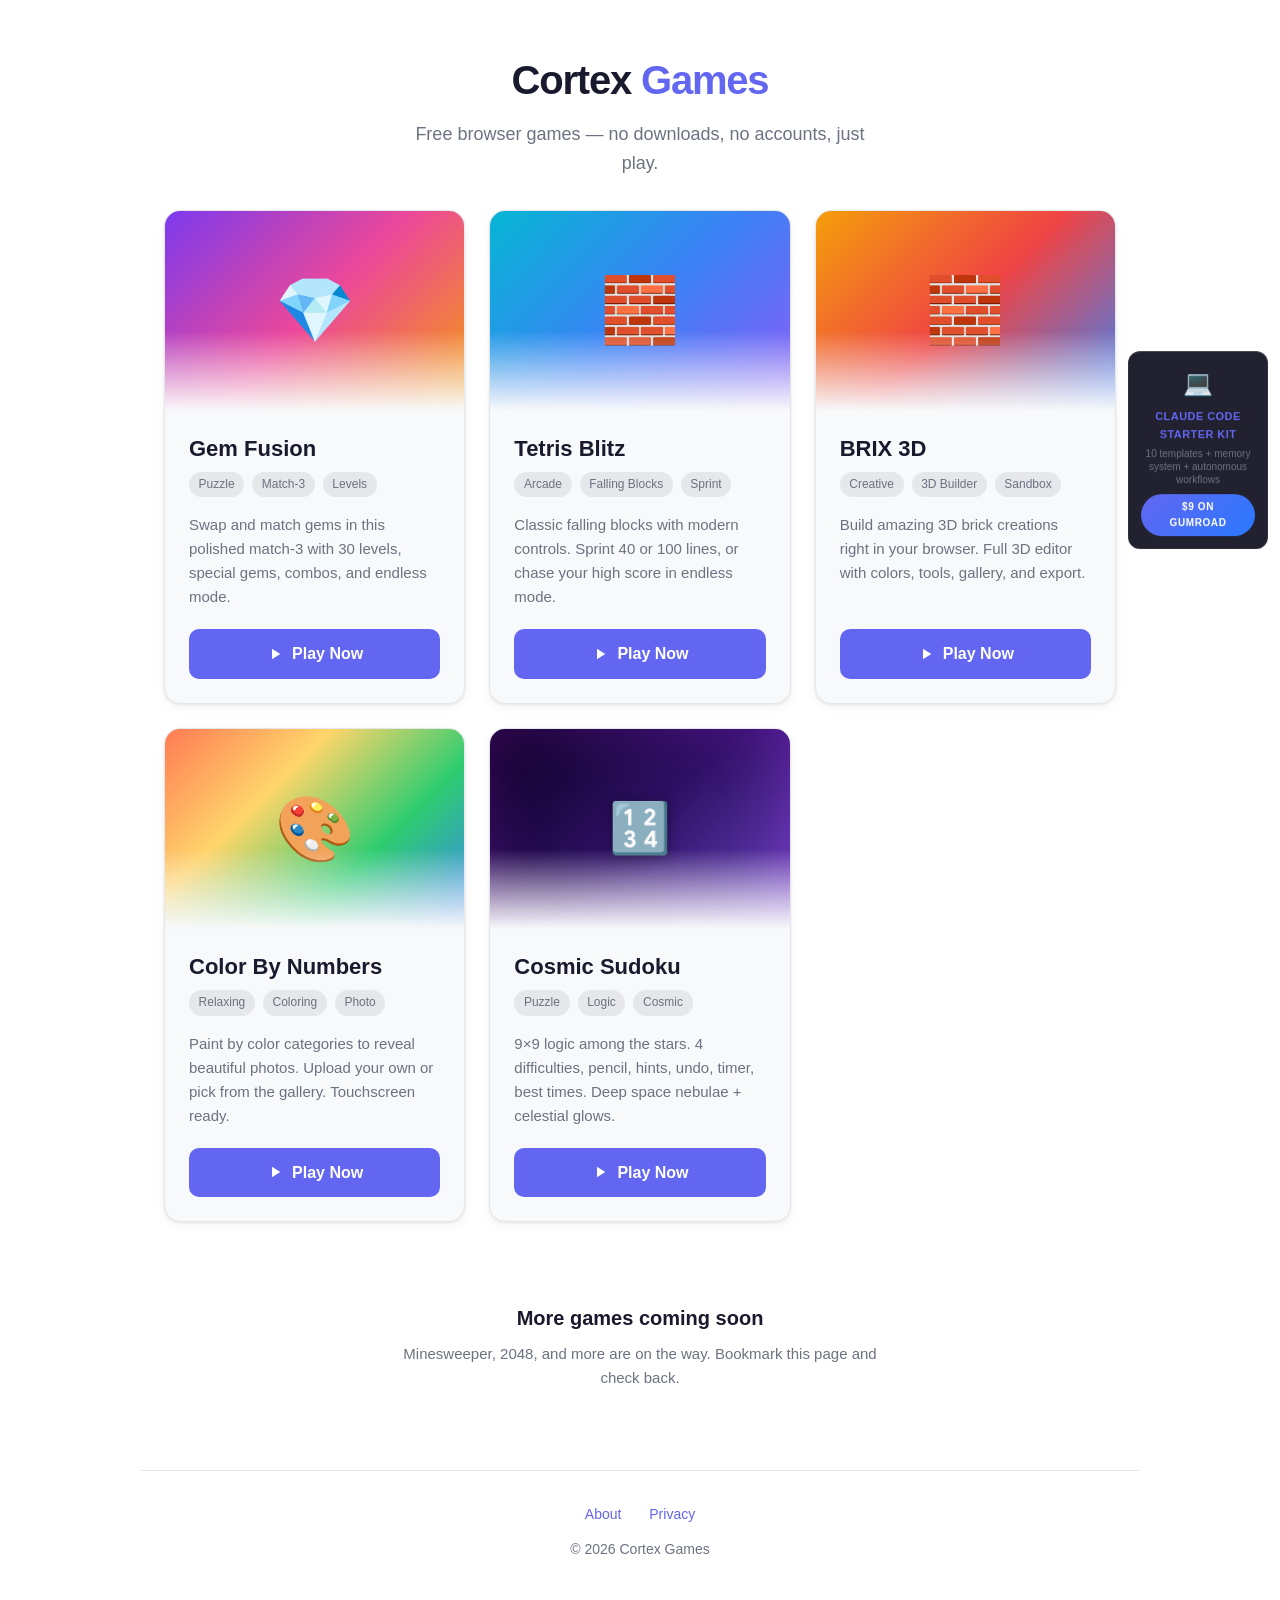
<file: index.html>
<!DOCTYPE html>
<html lang="en">
<head>
<meta charset="UTF-8">
<meta name="viewport" content="width=device-width, initial-scale=1">
<title>Cortex Games — Free Browser Games, No Downloads</title>
<meta name="description" content="Play free browser games instantly. Gem Fusion, Tetris Blitz, and more — no downloads, no accounts, just play.">
<meta name="robots" content="index, follow">
<link rel="canonical" href="https://cortexgames.com/">
<meta property="og:type" content="website">
<meta property="og:title" content="Cortex Games — Free Browser Games">
<meta property="og:description" content="Play free browser games instantly. No downloads, no accounts, just play.">
<meta property="og:url" content="https://cortexgames.com/">
<meta name="twitter:card" content="summary_large_image">
<link rel="stylesheet" href="shared/style.css">
<style>
  .header {
    text-align: center;
    padding: 3rem 1.5rem 2rem;
  }
  .header h1 {
    font-size: 2.5rem;
    font-weight: 800;
    letter-spacing: -0.03em;
    margin-bottom: 0.5rem;
  }
  .header h1 span { color: var(--accent); }
  .header p {
    color: var(--text-muted);
    font-size: 1.125rem;
    max-width: 480px;
    margin: 0 auto;
  }

  .games-grid {
    display: grid;
    grid-template-columns: repeat(auto-fill, minmax(300px, 1fr));
    gap: 1.5rem;
    max-width: 1000px;
    margin: 0 auto;
    padding: 0 1.5rem 2rem;
  }

  .game-card {
    background: var(--bg-card);
    border: 1px solid var(--border);
    border-radius: var(--radius);
    overflow: hidden;
    box-shadow: var(--shadow);
    transition: transform 0.2s, box-shadow 0.2s;
    display: flex;
    flex-direction: column;
  }
  .game-card:hover {
    transform: translateY(-4px);
    box-shadow: var(--shadow-lg);
  }

  .game-card-preview {
    height: 200px;
    display: flex;
    align-items: center;
    justify-content: center;
    font-size: 4rem;
    position: relative;
    overflow: hidden;
  }
  .game-card-preview::after {
    content: '';
    position: absolute;
    inset: 0;
    background: linear-gradient(to bottom, transparent 60%, var(--bg-card));
  }

  .game-card-body {
    padding: 1.25rem 1.5rem 1.5rem;
    flex: 1;
    display: flex;
    flex-direction: column;
  }
  .game-card-body h2 {
    font-size: 1.375rem;
    font-weight: 700;
    margin-bottom: 0.375rem;
  }
  .game-card-body p {
    color: var(--text-muted);
    font-size: 0.9375rem;
    margin-bottom: 1.25rem;
    flex: 1;
  }
  .game-card-tags {
    display: flex;
    gap: 0.5rem;
    margin-bottom: 1rem;
    flex-wrap: wrap;
  }
  .tag {
    font-size: 0.75rem;
    padding: 0.2rem 0.6rem;
    border-radius: 100px;
    background: var(--border);
    color: var(--text-muted);
    font-weight: 500;
  }

  .play-btn {
    display: inline-flex;
    align-items: center;
    justify-content: center;
    gap: 0.5rem;
    background: var(--accent);
    color: #fff;
    font-weight: 600;
    font-size: 1rem;
    padding: 0.75rem 1.5rem;
    border-radius: 10px;
    border: none;
    cursor: pointer;
    transition: background 0.2s, transform 0.1s;
    text-decoration: none;
    min-height: 48px;
  }
  .play-btn:hover { background: var(--accent-hover); color: #fff; }
  .play-btn:active { transform: scale(0.97); }
  .play-btn svg { width: 18px; height: 18px; fill: currentColor; }

  /* Game-specific preview colors */
  .preview-gem { background: linear-gradient(135deg, #7c3aed, #ec4899, #f59e0b); }
  .preview-tetris { background: linear-gradient(135deg, #06b6d4, #3b82f6, #8b5cf6); }
  .preview-brix { background: linear-gradient(135deg, #f59e0b, #ef4444, #3b82f6); }
  .preview-color { background: linear-gradient(135deg, #ff7b54, #ffd56b, #2ecc71, #3b82f6); }
  .preview-coming { background: var(--border); }
  .preview-sudoku { background: linear-gradient(135deg, #0a001f, #2e1065, #6b46c1); box-shadow: inset 0 0 60px rgba(192,38,255,0.25); }

  .coming-soon {
    display: flex;
    align-items: center;
    justify-content: center;
    padding: 3rem 1.5rem;
    text-align: center;
  }
  .coming-soon-inner {
    max-width: 480px;
  }
  .coming-soon-inner h2 {
    font-size: 1.25rem;
    margin-bottom: 0.5rem;
  }
  .coming-soon-inner p {
    color: var(--text-muted);
    font-size: 0.9375rem;
  }

  .side-promo {
    position: fixed; right: 12px; top: 50%; transform: translateY(-50%);
    width: 140px; padding: 0.75rem; background: rgba(15,15,30,0.92);
    backdrop-filter: blur(12px); -webkit-backdrop-filter: blur(12px);
    border: 1px solid rgba(255,255,255,0.08); border-radius: 12px;
    text-decoration: none; color: var(--text); text-align: center;
    z-index: 100; transition: border-color 0.2s, box-shadow 0.2s;
  }
  .side-promo:hover { border-color: var(--accent); box-shadow: 0 4px 24px rgba(0,229,255,0.3); }
  .side-promo .sp-icon { font-size: 1.5rem; display: block; margin-bottom: 0.35rem; }
  .side-promo .sp-title { font-size: 0.6875rem; font-weight: 800; text-transform: uppercase; letter-spacing: 0.04em; color: var(--accent); }
  .side-promo .sp-desc { font-size: 0.625rem; color: var(--text-muted); line-height: 1.3; margin: 0.25rem 0 0.5rem; }
  .side-promo .sp-cta { display: inline-block; padding: 0.3rem 0.75rem; border-radius: 100px; background: linear-gradient(135deg, var(--accent), #2979ff); color: #fff; font-size: 0.625rem; font-weight: 800; text-transform: uppercase; letter-spacing: 0.06em; }
  @media (max-width: 1200px) { .side-promo { display: none; } }

  footer {
    text-align: center;
    padding: 2rem 1.5rem 3rem;
    color: var(--text-muted);
    font-size: 0.875rem;
    border-top: 1px solid var(--border);
    max-width: 1000px;
    margin: 2rem auto 0;
  }
  footer nav { margin-bottom: 0.75rem; }
  footer nav a { margin: 0 0.75rem; }

  @media (max-width: 640px) {
    .header h1 { font-size: 1.875rem; }
    .header p { font-size: 1rem; }
    .games-grid { grid-template-columns: 1fr; gap: 1.25rem; }
    .game-card-preview { height: 160px; }
  }
</style>
<script type="application/ld+json">
{
  "@context": "https://schema.org",
  "@type": "WebSite",
  "name": "Cortex Games",
  "url": "https://cortexgames.com/",
  "description": "Free browser games — no downloads, no accounts, just play.",
  "potentialAction": {
    "@type": "SearchAction",
    "target": "https://cortexgames.com/?q={search_term_string}",
    "query-input": "required name=search_term_string"
  }
}
</script>
</head>
<body>

<header class="header">
  <h1>Cortex <span>Games</span></h1>
  <p>Free browser games — no downloads, no accounts, just play.</p>
</header>

<main>
  <div class="games-grid" role="list">

    <article class="game-card" role="listitem">
      <div class="game-card-preview preview-gem" aria-hidden="true">
        <span>&#x1F48E;</span>
      </div>
      <div class="game-card-body">
        <h2>Gem Fusion</h2>
        <div class="game-card-tags">
          <span class="tag">Puzzle</span>
          <span class="tag">Match-3</span>
          <span class="tag">Levels</span>
        </div>
        <p>Swap and match gems in this polished match-3 with 30 levels, special gems, combos, and endless mode.</p>
        <a href="games/gem-fusion/index.html" class="play-btn" aria-label="Play Gem Fusion">
          <svg viewBox="0 0 24 24"><path d="M8 5v14l11-7z"/></svg>
          Play Now
        </a>
      </div>
    </article>

    <article class="game-card" role="listitem">
      <div class="game-card-preview preview-tetris" aria-hidden="true">
        <span>&#x1F9F1;</span>
      </div>
      <div class="game-card-body">
        <h2>Tetris Blitz</h2>
        <div class="game-card-tags">
          <span class="tag">Arcade</span>
          <span class="tag">Falling Blocks</span>
          <span class="tag">Sprint</span>
        </div>
        <p>Classic falling blocks with modern controls. Sprint 40 or 100 lines, or chase your high score in endless mode.</p>
        <a href="games/tetris-blitz/index.html" class="play-btn" aria-label="Play Tetris Blitz">
          <svg viewBox="0 0 24 24"><path d="M8 5v14l11-7z"/></svg>
          Play Now
        </a>
      </div>
    </article>

    <article class="game-card" role="listitem">
      <div class="game-card-preview preview-brix" aria-hidden="true">
        <span>&#x1F9F1;</span>
      </div>
      <div class="game-card-body">
        <h2>BRIX 3D</h2>
        <div class="game-card-tags">
          <span class="tag">Creative</span>
          <span class="tag">3D Builder</span>
          <span class="tag">Sandbox</span>
        </div>
        <p>Build amazing 3D brick creations right in your browser. Full 3D editor with colors, tools, gallery, and export.</p>
        <a href="games/brix3d/index.html" class="play-btn" aria-label="Play BRIX 3D">
          <svg viewBox="0 0 24 24"><path d="M8 5v14l11-7z"/></svg>
          Play Now
        </a>
      </div>
    </article>

    <article class="game-card" role="listitem">
      <div class="game-card-preview preview-color" aria-hidden="true">
        <span>&#x1F3A8;</span>
      </div>
      <div class="game-card-body">
        <h2>Color By Numbers</h2>
        <div class="game-card-tags">
          <span class="tag">Relaxing</span>
          <span class="tag">Coloring</span>
          <span class="tag">Photo</span>
        </div>
        <p>Paint by color categories to reveal beautiful photos. Upload your own or pick from the gallery. Touchscreen ready.</p>
        <a href="games/color-by-numbers/index.html" class="play-btn" aria-label="Play Color By Numbers">
          <svg viewBox="0 0 24 24"><path d="M8 5v14l11-7z"/></svg>
          Play Now
        </a>
      </div>
    </article>

    <article class="game-card" role="listitem">
      <div class="game-card-preview preview-sudoku" aria-hidden="true">
        <span style="font-size:3.1rem;filter:drop-shadow(0 2px 6px rgba(0,0,0,0.4));">🔢</span>
      </div>
      <div class="game-card-body">
        <h2>Cosmic Sudoku</h2>
        <div class="game-card-tags">
          <span class="tag">Puzzle</span>
          <span class="tag">Logic</span>
          <span class="tag">Cosmic</span>
        </div>
        <p>9×9 logic among the stars. 4 difficulties, pencil, hints, undo, timer, best times. Deep space nebulae + celestial glows.</p>
        <a href="games/sudoku/index.html" class="play-btn" aria-label="Play Cosmic Sudoku">
          <svg viewBox="0 0 24 24"><path d="M8 5v14l11-7z"/></svg>
          Play Now
        </a>
      </div>
    </article>

  </div>

  <section class="coming-soon">
    <div class="coming-soon-inner">
      <h2>More games coming soon</h2>
      <p>Minesweeper, 2048, and more are on the way. Bookmark this page and check back.</p>
    </div>
  </section>
</main>

<a href="https://bryman.gumroad.com/l/pfoyf" target="_blank" rel="noopener" class="side-promo">
  <span class="sp-icon">&#x1F4BB;</span>
  <div class="sp-title">Claude Code Starter Kit</div>
  <div class="sp-desc">10 templates + memory system + autonomous workflows</div>
  <span class="sp-cta">$9 on Gumroad</span>
</a>

<footer>
  <nav aria-label="Footer navigation">
    <a href="#about">About</a>
    <a href="#privacy">Privacy</a>
  </nav>
  <p>&copy; 2026 Cortex Games</p>
</footer>

<script src="shared/analytics.js"></script>
<script src="shared/ads.js"></script>
</body>
</html>
</file>
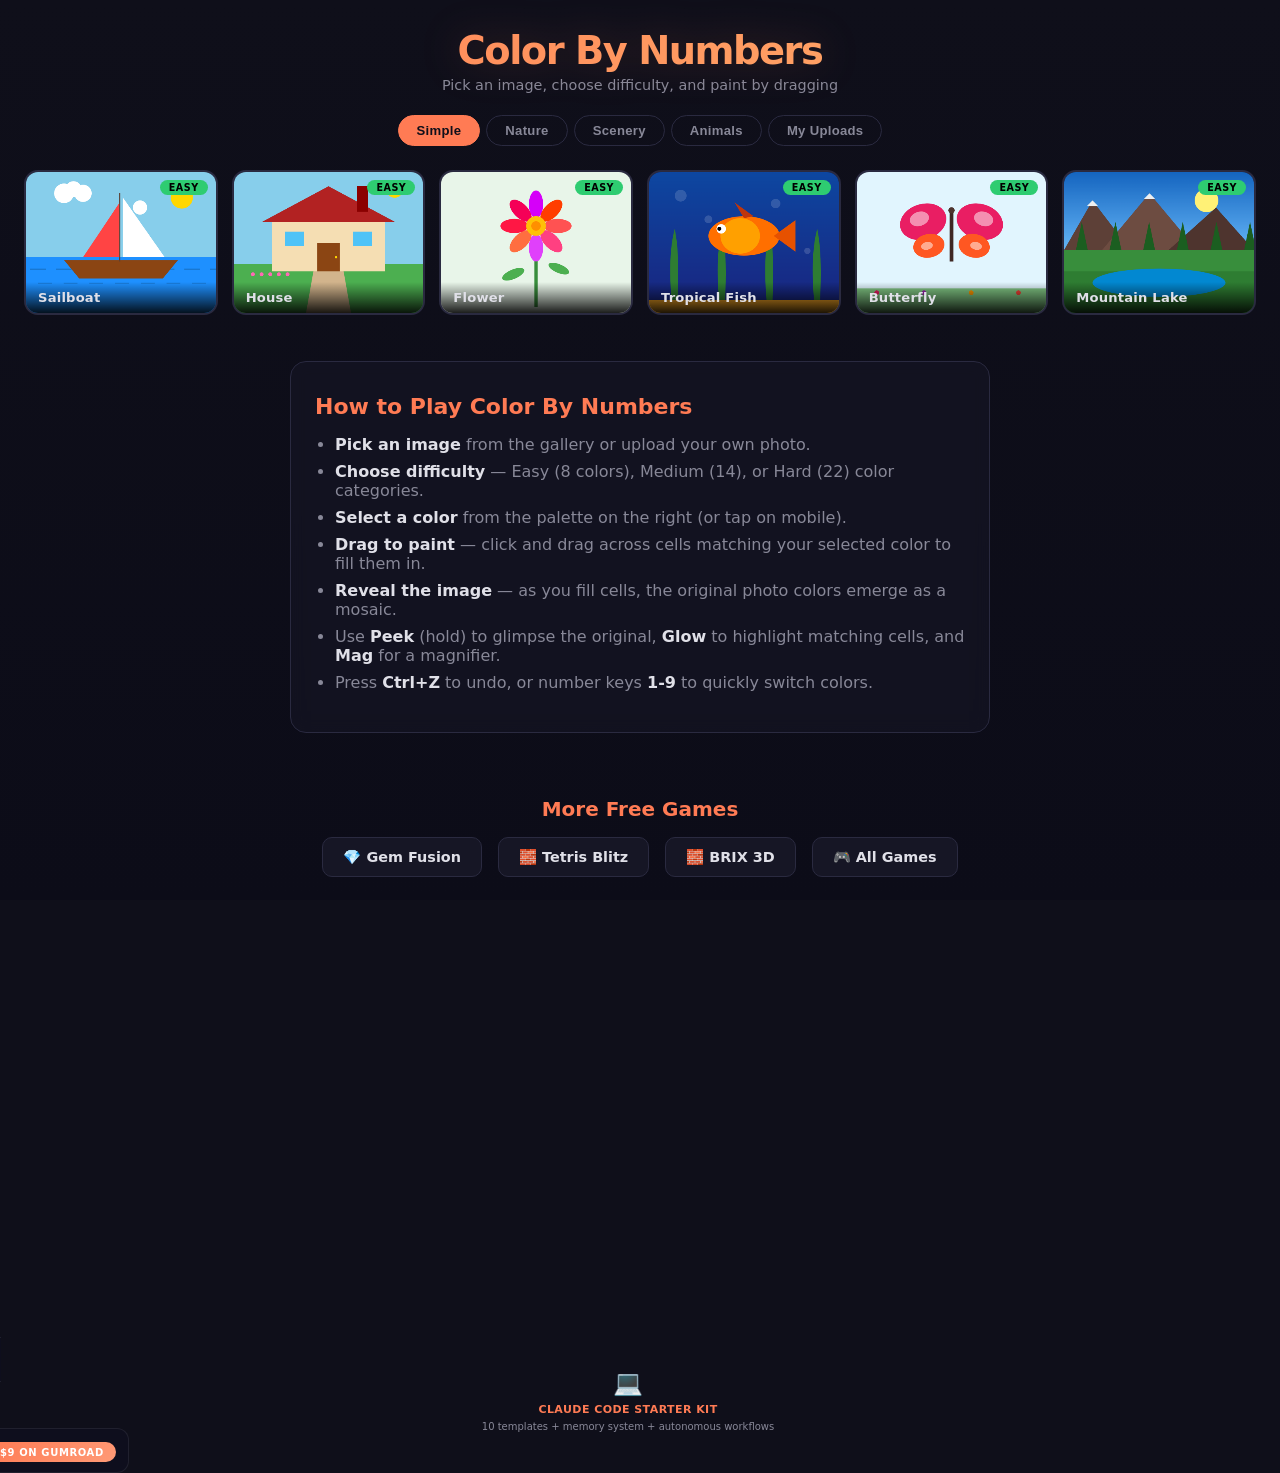
<file: games/color-by-numbers/index.html>
<!DOCTYPE html>
<html lang="en">
<head>
<meta charset="UTF-8">
<meta name="viewport" content="width=device-width, initial-scale=1.0, maximum-scale=1.0, user-scalable=no">
<title>Color By Numbers — Free Online Paint By Numbers Game</title>
<meta name="description" content="Paint by numbers online free. Upload your own photos or pick from the gallery, choose difficulty, and drag to fill color categories. Touchscreen ready, no download needed.">
<meta name="robots" content="index, follow">
<link rel="canonical" href="https://cortexgames.com/games/color-by-numbers/">
<meta property="og:type" content="website">
<meta property="og:title" content="Color By Numbers — Free Paint By Numbers Game">
<meta property="og:description" content="Paint by numbers online. Upload photos or pick from the gallery. Drag to fill colors and reveal beautiful images.">
<meta property="og:url" content="https://cortexgames.com/games/color-by-numbers/">
<meta name="twitter:card" content="summary_large_image">
<script type="application/ld+json">
{
  "@context": "https://schema.org",
  "@type": "VideoGame",
  "name": "Color By Numbers",
  "description": "A relaxing paint-by-numbers game. Upload photos or pick from the gallery, choose difficulty, and paint by dragging to reveal beautiful images.",
  "genre": ["Puzzle", "Relaxing", "Coloring"],
  "gamePlatform": "Web Browser",
  "applicationCategory": "Game",
  "operatingSystem": "Any",
  "offers": { "@type": "Offer", "price": "0", "priceCurrency": "USD" },
  "url": "https://cortexgames.com/games/color-by-numbers/"
}
</script>
<style>
:root{--bg:#0f0f1a;--panel:#161625;--panel2:#1c1c30;--border:#2a2a40;--accent:#ff7b54;--accent2:#ff9a76;--accent-glow:rgba(255,123,84,0.4);--text:#e0e0e8;--text2:#888898;--success:#2ecc71;--white:#f8f8fc}
*{margin:0;padding:0;box-sizing:border-box}
body{font-family:'Segoe UI',system-ui,-apple-system,sans-serif;background:var(--bg);color:var(--text);overflow:hidden;height:100vh;height:100dvh;user-select:none;-webkit-user-select:none;-webkit-tap-highlight-color:transparent;overscroll-behavior:none}

/* Background canvas */
#bg-canvas{position:fixed;top:0;left:0;width:100vw;height:100vh;z-index:0;pointer-events:none}
body>*:not(#bg-canvas){position:relative;z-index:1}

/* ---- Screens ---- */
.screen{display:none;height:100vh;height:100dvh;flex-direction:column}.screen.active{display:flex}

/* ---- Gallery ---- */
#gallery{overflow-y:auto;-webkit-overflow-scrolling:touch;background:linear-gradient(180deg,var(--bg) 0%,#0c0c18 100%)}
.gallery-header{text-align:center;padding:28px 20px 8px}
.gallery-header h1{font-size:2.4rem;font-weight:800;letter-spacing:-1.5px;background:linear-gradient(135deg,#ff7b54,#ffb26b,#ffd56b,#ff7b54);background-size:300% 100%;-webkit-background-clip:text;-webkit-text-fill-color:transparent;animation:shimmer 4s ease-in-out infinite;text-shadow:none;filter:drop-shadow(0 0 20px rgba(255,123,84,0.2))}
@keyframes shimmer{0%,100%{background-position:0% 50%}50%{background-position:100% 50%}}
.gallery-header p{color:var(--text2);font-size:.9rem;margin-top:4px}
.cat-bar{display:flex;justify-content:center;gap:6px;padding:14px 20px;flex-wrap:wrap}
.cat-btn{padding:7px 18px;border:1.5px solid var(--border);background:transparent;color:var(--text2);border-radius:20px;cursor:pointer;font-size:.82rem;font-weight:600;transition:all .2s;letter-spacing:.3px}
.cat-btn:hover{border-color:var(--accent);color:var(--accent)}
.cat-btn.active{border-color:var(--accent);color:var(--bg);background:var(--accent)}
.grid{display:grid;grid-template-columns:repeat(auto-fill,minmax(190px,1fr));gap:14px;padding:10px 24px 14px;align-content:start}
.card{position:relative;border-radius:14px;overflow:hidden;cursor:pointer;background:var(--panel);border:2px solid var(--border);transition:all .25s;aspect-ratio:4/3}
.card:hover{border-color:var(--accent);transform:translateY(-4px);box-shadow:0 12px 32px rgba(255,123,84,.2),0 0 0 1px rgba(255,123,84,.1)}
.card canvas,.card img{width:100%;height:100%;object-fit:cover;display:block}
.card .lbl{position:absolute;bottom:0;left:0;right:0;padding:8px 12px;background:linear-gradient(transparent,rgba(0,0,0,.88));font-size:.82rem;font-weight:600;letter-spacing:.2px}
.card .badge{position:absolute;top:8px;right:8px;padding:2px 9px;border-radius:10px;font-size:.6rem;font-weight:800;text-transform:uppercase;letter-spacing:.5px}
.badge.easy{background:#2ecc71;color:#000}.badge.medium{background:#f1c40f;color:#000}.badge.hard{background:#e74c3c;color:#fff}
.upload-zone{display:block;position:relative;margin:4px 24px 20px;border:2px dashed #333;border-radius:14px;padding:28px;text-align:center;cursor:pointer;transition:all .25s;background:var(--panel)}
.upload-zone:hover{border-color:var(--accent);background:var(--panel2)}
.upload-zone .icon{font-size:2rem;margin-bottom:6px;opacity:.5}
.upload-zone p{color:var(--text2);font-size:.88rem}
.upload-zone strong{color:var(--accent)}

/* ---- Modal ---- */
.modal-bg{display:none;position:fixed;inset:0;background:rgba(0,0,0,.6);z-index:100;align-items:center;justify-content:center;backdrop-filter:blur(8px);-webkit-backdrop-filter:blur(8px)}
.modal-bg.active{display:flex}
.modal{background:rgba(22,22,37,.85);backdrop-filter:blur(20px);-webkit-backdrop-filter:blur(20px);border-radius:18px;padding:28px 24px;max-width:420px;width:92%;border:1px solid rgba(255,123,84,.15);box-shadow:0 20px 60px rgba(0,0,0,.5),0 0 40px rgba(255,123,84,.05)}
.modal h2{text-align:center;margin-bottom:18px;color:var(--accent);font-size:1.3rem}
.modal-opts{display:flex;flex-direction:column;gap:8px}
.modal-opt{padding:16px 18px;border:2px solid var(--border);border-radius:12px;cursor:pointer;transition:all .2s;display:flex;justify-content:space-between;align-items:center}
.modal-opt:hover{border-color:var(--accent);background:var(--panel2)}
.modal-opt .name{font-weight:700;font-size:1.05rem}.modal-opt .desc{color:var(--text2);font-size:.78rem;margin-top:2px}
.modal-cancel{display:block;margin:14px auto 0;padding:7px 22px;background:none;border:1px solid #444;color:var(--text2);border-radius:8px;cursor:pointer;font-size:.85rem}
.modal-cancel:hover{border-color:#888;color:#ccc}

/* ---- Processing ---- */
#processing{position:fixed;inset:0;background:rgba(15,15,26,.96);z-index:200;display:none;align-items:center;justify-content:center;flex-direction:column}
#processing.active{display:flex}
.spin{width:52px;height:52px;border:3px solid #222;border-top-color:var(--accent);border-radius:50%;animation:sp .8s linear infinite;margin-bottom:16px}
@keyframes sp{to{transform:rotate(360deg)}}
#processing p{color:var(--text2);font-size:.95rem}

/* ---- Game ---- */
#game{background:var(--bg)}
.toolbar{display:flex;align-items:center;padding:6px 12px;background:rgba(22,22,37,.8);backdrop-filter:blur(12px);-webkit-backdrop-filter:blur(12px);gap:8px;border-bottom:1px solid rgba(255,255,255,.06);min-height:48px;flex-wrap:wrap}
.toolbar .back{padding:5px 12px;background:var(--panel2);border:1px solid var(--border);color:var(--text2);border-radius:8px;cursor:pointer;font-size:.8rem;white-space:nowrap;transition:all .15s}
.toolbar .back:hover{background:#282848;color:var(--text)}
.toolbar .title{flex:1;font-weight:600;font-size:.9rem;text-align:center;color:#bbb;overflow:hidden;text-overflow:ellipsis;white-space:nowrap;min-width:60px}
.toolbar .btn{padding:4px 10px;background:var(--panel2);border:1px solid var(--border);color:var(--text2);border-radius:6px;cursor:pointer;font-size:.72rem;font-weight:600;transition:all .15s;white-space:nowrap}
.toolbar .btn:hover{background:#282848;color:var(--text)}
.toolbar .btn.active{color:var(--accent);border-color:var(--accent)}
.prog-wrap{width:140px;height:7px;background:#1a1a2e;border-radius:4px;overflow:hidden;flex-shrink:0}
.prog-fill{height:100%;background:linear-gradient(90deg,var(--accent),#ffd56b);width:0%;transition:width .35s ease;border-radius:4px}
.toolbar .pct{font-size:.78rem;color:var(--text2);width:46px;text-align:right;flex-shrink:0;font-weight:600}
.cells-count{font-size:.68rem;color:#555;white-space:nowrap}

.game-body{display:flex;flex:1;overflow:hidden}
.canvas-area{flex:1;overflow:hidden;position:relative;background:#08080f;display:flex;align-items:center;justify-content:center}
.canvas-area canvas{image-rendering:auto;transition:none;touch-action:none}
.canvas-area{touch-action:none}

/* ---- Palette ---- */
.palette{width:210px;background:var(--panel);border-left:1px solid var(--border);overflow-y:auto;-webkit-overflow-scrolling:touch;padding:8px 6px;display:flex;flex-direction:column;gap:3px}
.pal-head{font-size:.7rem;color:var(--text2);text-transform:uppercase;letter-spacing:1px;padding:4px 8px;font-weight:700}
.pal-item{display:flex;align-items:center;gap:8px;padding:7px 8px;border-radius:10px;cursor:pointer;border:2px solid transparent;transition:all .12s;position:relative}
.pal-item:hover{background:var(--panel2)}
.pal-item.sel{border-color:var(--accent);background:rgba(255,123,84,.08)}
.pal-item.done{opacity:.4}
.pal-item .sw{width:32px;height:32px;border-radius:8px;border:1.5px solid rgba(255,255,255,.12);flex-shrink:0;display:flex;align-items:center;justify-content:center;font-weight:800;font-size:.8rem;text-shadow:0 1px 2px rgba(0,0,0,.5);transition:transform .15s}
.pal-item.sel .sw{transform:scale(1.1)}
.pal-item .meta{flex:1;min-width:0}
.pal-item .meta .num{font-weight:700;font-size:.78rem;white-space:nowrap;overflow:hidden;text-overflow:ellipsis}
.pal-item .meta .left{font-size:.68rem;color:var(--text2)}
.pal-item .prog{width:100%;height:3px;background:#1a1a2e;border-radius:2px;margin-top:3px;overflow:hidden}
.pal-item .prog span{display:block;height:100%;border-radius:2px;transition:width .3s}
.pal-item .fillall{position:absolute;right:8px;top:50%;transform:translateY(-50%);padding:2px 6px;background:var(--panel2);border:1px solid var(--border);color:var(--text2);border-radius:4px;font-size:.6rem;cursor:pointer;opacity:0;transition:opacity .15s;font-weight:600}
.pal-item:hover .fillall{opacity:1}
.pal-item.done .fillall{display:none}
.pal-item .chk{color:var(--success);font-size:.95rem;display:none;font-weight:800}
.pal-item.done .chk{display:block}

/* ---- Complete ---- */
.done-overlay{display:none;position:absolute;inset:0;background:rgba(0,0,0,.55);z-index:50;align-items:center;justify-content:center;flex-direction:column;backdrop-filter:blur(6px);-webkit-backdrop-filter:blur(6px)}
.done-overlay.active{display:flex}
.done-overlay h2{font-size:2.6rem;color:#ffd56b;margin-bottom:8px;text-shadow:0 0 40px rgba(255,213,107,.5),0 0 80px rgba(255,123,84,.2);font-weight:800;animation:doneGlow 2s ease-in-out infinite alternate}
@keyframes doneGlow{0%{text-shadow:0 0 40px rgba(255,213,107,.5),0 0 80px rgba(255,123,84,.2)}100%{text-shadow:0 0 60px rgba(255,213,107,.7),0 0 120px rgba(255,123,84,.4)}}
.done-overlay p{color:#ccc;margin-bottom:20px;font-size:1rem}
.done-overlay button{padding:12px 36px;background:linear-gradient(135deg,var(--accent),#ffd56b);border:none;color:#000;border-radius:12px;font-size:1rem;cursor:pointer;font-weight:700;transition:all .2s;box-shadow:0 4px 20px rgba(255,123,84,.3)}
.done-overlay button:hover{filter:brightness(1.15);transform:translateY(-2px);box-shadow:0 6px 28px rgba(255,123,84,.4)}

.zoom-label{position:absolute;bottom:8px;left:10px;font-size:.65rem;color:#333;pointer-events:none}
.shortcut-hint{position:absolute;bottom:8px;right:10px;font-size:.65rem;color:#333;pointer-events:none}

/* ---- Magnifier ---- */
.magnifier{display:none;position:fixed;width:200px;height:200px;border-radius:50%;border:3px solid var(--accent);box-shadow:0 0 20px rgba(255,123,84,.35),0 4px 20px rgba(0,0,0,.6);pointer-events:none;z-index:60;overflow:hidden;background:#111}
.magnifier.active{display:block}
.magnifier canvas{width:100%;height:100%;display:block}
.magnifier .crosshair{position:absolute;top:50%;left:50%;width:12px;height:12px;transform:translate(-50%,-50%)}
.magnifier .crosshair::before,.magnifier .crosshair::after{content:'';position:absolute;background:rgba(255,123,84,.6)}
.magnifier .crosshair::before{width:1px;height:12px;left:50%;top:0;transform:translateX(-50%)}
.magnifier .crosshair::after{width:12px;height:1px;top:50%;left:0;transform:translateY(-50%)}
.mag-hint{position:absolute;top:10px;left:50%;transform:translateX(-50%);font-size:.7rem;color:var(--accent);background:rgba(0,0,0,.7);padding:3px 10px;border-radius:6px;pointer-events:none;opacity:0;transition:opacity .3s}
.mag-hint.show{opacity:1}

/* ---- Remaining Banner ---- */
.remain-banner{display:none;position:absolute;top:8px;left:50%;transform:translateX(-50%);background:rgba(22,22,37,.92);border:1px solid var(--accent);border-radius:10px;padding:6px 16px;font-size:.78rem;color:var(--accent);font-weight:600;z-index:40;pointer-events:none;backdrop-filter:blur(4px);white-space:nowrap}
.remain-banner.show{display:block}

/* ---- Touch / Mobile ---- */
@media(pointer:coarse){
  .toolbar .btn,.toolbar .back{min-height:38px;min-width:38px;font-size:.78rem;padding:6px 12px}
  .pal-item{padding:6px;min-height:44px}
  .pal-item .sw{width:38px;height:38px;font-size:.9rem}
  .shortcut-hint{display:none}
  .zoom-label{font-size:.6rem}
  .modal-opt{padding:18px;min-height:56px}
  .cat-btn{padding:10px 20px;font-size:.9rem}
  .card{min-height:120px}
  .upload-zone{padding:36px}
}
@media(max-width:900px){
  .palette{width:68px;padding:4px 2px;gap:3px}
  .pal-head{display:none}
  .pal-item{padding:5px;gap:0;flex-direction:column;justify-content:center}
  .pal-item .sw{width:40px;height:40px;font-size:.9rem}
  .pal-item .meta,.pal-item .fillall{display:none}
  .pal-item .chk{font-size:.7rem}
  .grid{grid-template-columns:repeat(auto-fill,minmax(150px,1fr));padding:8px 12px;gap:10px}
  .gallery-header h1{font-size:1.8rem}
  .toolbar{gap:4px;padding:4px 8px;flex-wrap:wrap;justify-content:center}
  .toolbar .title{font-size:.78rem;order:-1;width:100%;text-align:center;padding-bottom:2px}
  .cells-count{display:none}
}
@media(max-width:500px){
  .palette{width:52px}.pal-item .sw{width:34px;height:34px;font-size:.78rem}
  .grid{grid-template-columns:repeat(auto-fill,minmax(120px,1fr))}
  .toolbar .btn{padding:5px 8px;font-size:.7rem;min-width:32px}
  .toolbar .back{font-size:.72rem;padding:5px 8px}
}

/* How to play */
.how-to-play{max-width:700px;margin:2rem auto;padding:2rem 1.5rem;background:rgba(22,22,37,.6);border:1px solid var(--border);border-radius:16px;backdrop-filter:blur(8px)}
.how-to-play h2{font-size:1.375rem;font-weight:700;margin-bottom:1rem;color:var(--accent)}
.how-to-play ul{padding-left:1.25rem;color:var(--text2)}
.how-to-play li{margin-bottom:.5rem}
.how-to-play li strong{color:var(--text)}

/* More games */
.more-games{max-width:700px;margin:0 auto 2rem;padding:2rem 1.5rem;text-align:center}
.more-games h2{font-size:1.25rem;margin-bottom:1rem;color:var(--accent)}
.more-games-grid{display:flex;gap:1rem;justify-content:center;flex-wrap:wrap}
.more-game-link{display:inline-flex;align-items:center;gap:.4rem;padding:.65rem 1.25rem;background:var(--panel);border:1px solid var(--border);border-radius:10px;color:var(--text);font-weight:600;font-size:.9rem;text-decoration:none;transition:all .2s}
.more-game-link:hover{border-color:var(--accent);background:var(--panel2);color:var(--accent);transform:translateY(-2px);box-shadow:0 4px 16px rgba(255,123,84,.15)}

/* Side promo */
.side-promo{position:fixed;right:12px;top:50%;transform:translateY(-50%);width:140px;padding:.75rem;background:rgba(15,15,30,.92);backdrop-filter:blur(12px);-webkit-backdrop-filter:blur(12px);border:1px solid rgba(255,255,255,.08);border-radius:12px;text-decoration:none;color:var(--text);text-align:center;z-index:100;transition:border-color .2s,box-shadow .2s}
.side-promo:hover{border-color:var(--accent);box-shadow:0 4px 24px rgba(255,123,84,.25)}
.side-promo .sp-icon{font-size:1.5rem;display:block;margin-bottom:.35rem}
.side-promo .sp-title{font-size:.6875rem;font-weight:800;text-transform:uppercase;letter-spacing:.04em;color:var(--accent)}
.side-promo .sp-desc{font-size:.625rem;color:var(--text2);line-height:1.3;margin:.25rem 0 .5rem}
.side-promo .sp-cta{display:inline-block;padding:.3rem .75rem;border-radius:100px;background:linear-gradient(135deg,var(--accent),#ff9a76);color:#fff;font-size:.625rem;font-weight:800;text-transform:uppercase;letter-spacing:.06em}
@media(max-width:1200px){.side-promo{display:none}}

/* Footer */
.site-footer{text-align:center;padding:2rem 1.5rem 3rem;color:var(--text2);font-size:.875rem;border-top:1px solid var(--border);max-width:700px;margin:0 auto}
.site-footer nav{margin-bottom:.75rem}
.site-footer nav a{margin:0 .75rem;color:var(--text2);text-decoration:none;transition:color .2s}
.site-footer nav a:hover{color:var(--accent)}

/* Celebration particles canvas */
#confetti-canvas{position:absolute;inset:0;z-index:51;pointer-events:none;display:none}
#confetti-canvas.active{display:block}
</style>
</head>
<body>

<canvas id="bg-canvas"></canvas>

<!-- ============ GALLERY ============ -->
<div id="gallery" class="screen active">
  <div class="gallery-header">
    <h1>Color By Numbers</h1>
    <p>Pick an image, choose difficulty, and paint by dragging</p>
  </div>
  <div class="cat-bar" id="cat-bar"></div>
  <div class="grid" id="grid"></div>
  <input type="file" id="file-input" accept="image/*" style="position:absolute;width:1px;height:1px;opacity:0;pointer-events:none">

  <section class="how-to-play">
    <h2>How to Play Color By Numbers</h2>
    <ul>
      <li><strong>Pick an image</strong> from the gallery or upload your own photo.</li>
      <li><strong>Choose difficulty</strong> — Easy (8 colors), Medium (14), or Hard (22) color categories.</li>
      <li><strong>Select a color</strong> from the palette on the right (or tap on mobile).</li>
      <li><strong>Drag to paint</strong> — click and drag across cells matching your selected color to fill them in.</li>
      <li><strong>Reveal the image</strong> — as you fill cells, the original photo colors emerge as a mosaic.</li>
      <li>Use <strong>Peek</strong> (hold) to glimpse the original, <strong>Glow</strong> to highlight matching cells, and <strong>Mag</strong> for a magnifier.</li>
      <li>Press <strong>Ctrl+Z</strong> to undo, or number keys <strong>1-9</strong> to quickly switch colors.</li>
    </ul>
  </section>

  <section class="more-games">
    <h2>More Free Games</h2>
    <div class="more-games-grid">
      <a href="../gem-fusion/index.html" class="more-game-link">&#x1F48E; Gem Fusion</a>
      <a href="../tetris-blitz/index.html" class="more-game-link">&#x1F9F1; Tetris Blitz</a>
      <a href="../brix3d/index.html" class="more-game-link">&#x1F9F1; BRIX 3D</a>
      <a href="../../index.html" class="more-game-link">&#x1F3AE; All Games</a>
    </div>
  </section>

  <footer class="site-footer">
    <nav aria-label="Footer navigation">
      <a href="#about">About</a>
      <a href="#privacy">Privacy</a>
    </nav>
    <p>&copy; 2026 Cortex Games</p>
  </footer>
</div>

<a href="https://bryman.gumroad.com/l/pfoyf" target="_blank" rel="noopener" class="side-promo">
  <span class="sp-icon">&#x1F4BB;</span>
  <div class="sp-title">Claude Code Starter Kit</div>
  <div class="sp-desc">10 templates + memory system + autonomous workflows</div>
  <span class="sp-cta">$9 on Gumroad</span>
</a>

<!-- ============ DIFFICULTY MODAL ============ -->
<div class="modal-bg" id="diff-modal">
  <div class="modal">
    <h2>Select Difficulty</h2>
    <div class="modal-opts">
      <div class="modal-opt" data-colors="8" data-cols="40">
        <div><div class="name">Easy</div><div class="desc">8 color groups &middot; ~1200 cells &middot; reveals real colors</div></div>
        <span class="badge easy">easy</span>
      </div>
      <div class="modal-opt" data-colors="14" data-cols="60">
        <div><div class="name">Medium</div><div class="desc">14 color groups &middot; ~2700 cells &middot; detailed mosaic</div></div>
        <span class="badge medium">medium</span>
      </div>
      <div class="modal-opt" data-colors="22" data-cols="80">
        <div><div class="name">Hard</div><div class="desc">22 color groups &middot; ~4800 cells &middot; photo-realistic</div></div>
        <span class="badge hard">hard</span>
      </div>
    </div>
    <button class="modal-cancel" id="diff-cancel">Cancel</button>
  </div>
</div>

<!-- ============ PROCESSING ============ -->
<div id="processing"><div class="spin"></div><p id="proc-msg">Processing image...</p></div>

<!-- ============ GAME ============ -->
<div id="game" class="screen">
  <div class="toolbar">
    <button class="back" id="back-btn">&larr; Back</button>
    <span class="title" id="game-title"></span>
    <button class="btn" id="btn-hint" title="Hold to peek at original">Peek</button>
    <button class="btn active" id="btn-nums" title="Toggle numbers">123</button>
    <button class="btn" id="btn-highlight" title="Highlight matching cells">Glow</button>
    <button class="btn" id="btn-mag" title="Toggle magnifier mode">Mag</button>
    <button class="btn" id="btn-undo" title="Undo (Ctrl+Z)">Undo</button>
    <div class="prog-wrap"><div class="prog-fill" id="prog-fill"></div></div>
    <span class="pct" id="prog-pct">0%</span>
    <span class="cells-count" id="cells-count"></span>
  </div>
  <div class="game-body">
    <div class="canvas-area" id="canvas-area">
      <canvas id="cv"></canvas>
      <canvas id="confetti-canvas"></canvas>
      <div class="done-overlay" id="done-overlay">
        <h2>Masterpiece!</h2>
        <p>Every cell painted perfectly.</p>
        <button id="done-btn">Back to Gallery</button>
      </div>
      <div class="remain-banner" id="remain-banner"></div>
      <div class="mag-hint" id="mag-hint">Tap Mag or hold Shift to magnify</div>
      <div class="zoom-label" id="zoom-label">Scroll = zoom &middot; Right-drag = pan</div>
      <div class="shortcut-hint">1-9 = colors &middot; Ctrl+Z = undo &middot; Shift = magnify</div>
    </div>
    <div class="palette" id="palette"></div>
  </div>
</div>

<!-- Magnifier -->
<div class="magnifier" id="magnifier">
  <canvas id="mag-cv" width="400" height="400"></canvas>
  <div class="crosshair"></div>
</div>

<script>
// ===================== ANIMATED BACKGROUND =====================
const BgFx = (() => {
  const cv = document.getElementById('bg-canvas');
  const c = cv.getContext('2d');
  let w, h, running = true;
  const blobs = [], particles = [], strokes = [];

  function resize() {
    w = cv.width = window.innerWidth;
    h = cv.height = window.innerHeight;
  }

  function init() {
    resize();
    window.addEventListener('resize', resize);
    // Color blobs — soft watercolor circles
    const blobColors = [
      'rgba(255,123,84,', 'rgba(255,213,107,', 'rgba(46,204,113,',
      'rgba(59,130,246,', 'rgba(236,72,153,', 'rgba(168,85,247,',
      'rgba(255,154,118,', 'rgba(255,215,0,'
    ];
    for (let i = 0; i < 12; i++) {
      blobs.push({
        x: Math.random(), y: Math.random(),
        r: 0.08 + Math.random() * 0.15,
        vx: (Math.random() - 0.5) * 0.0002,
        vy: (Math.random() - 0.5) * 0.0002,
        color: blobColors[i % blobColors.length],
        alpha: 0.03 + Math.random() * 0.04,
        phase: Math.random() * Math.PI * 2
      });
    }
    // Floating paint particles
    for (let i = 0; i < 40; i++) {
      particles.push({
        x: Math.random(), y: Math.random(),
        s: 1.5 + Math.random() * 4,
        vx: (Math.random() - 0.5) * 0.0003,
        vy: -0.0001 - Math.random() * 0.0003,
        hue: Math.random() * 360,
        alpha: 0.15 + Math.random() * 0.25,
        life: Math.random()
      });
    }
    // Brush strokes — faint curved lines
    for (let i = 0; i < 8; i++) {
      strokes.push({
        x: Math.random(), y: Math.random(),
        len: 0.1 + Math.random() * 0.2,
        angle: Math.random() * Math.PI * 2,
        curve: (Math.random() - 0.5) * 0.5,
        hue: Math.random() * 360,
        alpha: 0.015 + Math.random() * 0.025,
        drift: Math.random() * Math.PI * 2
      });
    }
    draw();
  }

  function draw() {
    if (!running) { requestAnimationFrame(draw); return; }
    const t = performance.now();
    c.clearRect(0, 0, w, h);

    // Base gradient
    const bg = c.createRadialGradient(w * 0.5, h * 0.3, 0, w * 0.5, h * 0.5, w * 0.8);
    bg.addColorStop(0, 'rgba(20,18,35,1)');
    bg.addColorStop(1, 'rgba(15,15,26,1)');
    c.fillStyle = bg;
    c.fillRect(0, 0, w, h);

    // Watercolor blobs
    for (const b of blobs) {
      b.x += b.vx + Math.sin(t * 0.0003 + b.phase) * 0.00005;
      b.y += b.vy + Math.cos(t * 0.0004 + b.phase) * 0.00004;
      if (b.x < -0.2) b.x = 1.2; if (b.x > 1.2) b.x = -0.2;
      if (b.y < -0.2) b.y = 1.2; if (b.y > 1.2) b.y = -0.2;
      const pulse = 1 + Math.sin(t * 0.001 + b.phase) * 0.15;
      const gr = c.createRadialGradient(b.x * w, b.y * h, 0, b.x * w, b.y * h, b.r * w * pulse);
      gr.addColorStop(0, b.color + (b.alpha * 1.5) + ')');
      gr.addColorStop(0.4, b.color + (b.alpha * 0.8) + ')');
      gr.addColorStop(1, b.color + '0)');
      c.fillStyle = gr;
      c.fillRect(0, 0, w, h);
    }

    // Brush strokes
    for (const s of strokes) {
      s.drift += 0.0003;
      const sx = (s.x + Math.sin(s.drift) * 0.02) * w;
      const sy = (s.y + Math.cos(s.drift * 0.7) * 0.02) * h;
      c.save();
      c.globalAlpha = s.alpha + Math.sin(t * 0.0005 + s.drift) * 0.008;
      c.strokeStyle = `hsla(${s.hue},70%,65%,1)`;
      c.lineWidth = 2 + Math.sin(t * 0.001) * 0.5;
      c.lineCap = 'round';
      c.beginPath();
      c.moveTo(sx, sy);
      const ex = sx + Math.cos(s.angle) * s.len * w;
      const ey = sy + Math.sin(s.angle) * s.len * h;
      const cx = (sx + ex) / 2 + Math.sin(s.curve) * 40;
      const cy = (sy + ey) / 2 + Math.cos(s.curve) * 40;
      c.quadraticCurveTo(cx, cy, ex, ey);
      c.stroke();
      c.restore();
    }

    // Paint particles
    for (const p of particles) {
      p.x += p.vx;
      p.y += p.vy;
      p.life -= 0.0003;
      if (p.life <= 0 || p.y < -0.05) {
        p.x = Math.random(); p.y = 1.05;
        p.life = 1; p.hue = Math.random() * 360;
      }
      c.globalAlpha = p.alpha * p.life;
      c.fillStyle = `hsla(${p.hue},75%,65%,1)`;
      c.beginPath();
      c.arc(p.x * w, p.y * h, p.s, 0, Math.PI * 2);
      c.fill();
    }
    c.globalAlpha = 1;

    requestAnimationFrame(draw);
  }

  return {
    init,
    pause() { running = false; },
    resume() { running = true; }
  };
})();

// ===================== CONFETTI =====================
const Confetti = (() => {
  let cv, c, particles, animId;

  function launch(area) {
    cv = document.getElementById('confetti-canvas');
    cv.width = area.clientWidth;
    cv.height = area.clientHeight;
    c = cv.getContext('2d');
    cv.classList.add('active');
    particles = [];
    const colors = ['#ff7b54','#ffd56b','#2ecc71','#3b82f6','#ec4899','#a855f7','#ff9a76','#f59e0b'];
    for (let i = 0; i < 120; i++) {
      particles.push({
        x: cv.width / 2 + (Math.random() - 0.5) * cv.width * 0.3,
        y: cv.height / 2,
        vx: (Math.random() - 0.5) * 12,
        vy: -3 - Math.random() * 10,
        r: 3 + Math.random() * 5,
        color: colors[Math.floor(Math.random() * colors.length)],
        rot: Math.random() * Math.PI * 2,
        rv: (Math.random() - 0.5) * 0.2,
        life: 1,
        shape: Math.random() > 0.5 ? 'rect' : 'circle'
      });
    }
    animate();
  }

  function animate() {
    c.clearRect(0, 0, cv.width, cv.height);
    let alive = 0;
    for (const p of particles) {
      p.x += p.vx;
      p.vy += 0.15;
      p.y += p.vy;
      p.vx *= 0.99;
      p.rot += p.rv;
      p.life -= 0.008;
      if (p.life <= 0) continue;
      alive++;
      c.save();
      c.translate(p.x, p.y);
      c.rotate(p.rot);
      c.globalAlpha = Math.min(1, p.life * 2);
      c.fillStyle = p.color;
      if (p.shape === 'rect') {
        c.fillRect(-p.r, -p.r * 0.5, p.r * 2, p.r);
      } else {
        c.beginPath();
        c.arc(0, 0, p.r, 0, Math.PI * 2);
        c.fill();
      }
      c.restore();
    }
    if (alive > 0) {
      animId = requestAnimationFrame(animate);
    } else {
      cv.classList.remove('active');
    }
  }

  function stop() {
    if (animId) cancelAnimationFrame(animId);
    if (cv) cv.classList.remove('active');
  }

  return { launch, stop };
})();

// ===================== AUDIO =====================
const SFX = (() => {
  let ctx;
  const get = () => { if (!ctx) ctx = new (window.AudioContext || window.webkitAudioContext)(); return ctx; };
  let lastFill = 0;
  return {
    fill() {
      const now = performance.now();
      if (now - lastFill < 40) return; // throttle during fast drag
      lastFill = now;
      const c = get(), t = c.currentTime;
      const o = c.createOscillator(), g = c.createGain();
      o.connect(g); g.connect(c.destination);
      o.frequency.value = 500 + Math.random() * 400;
      o.type = 'sine'; g.gain.value = 0.06;
      o.start(t); g.gain.exponentialRampToValueAtTime(0.001, t + 0.08); o.stop(t + 0.08);
    },
    complete() {
      const c = get(), t = c.currentTime;
      [523,659,784,1047,1319].forEach((f,i) => {
        const o = c.createOscillator(), g = c.createGain();
        o.connect(g); g.connect(c.destination);
        o.frequency.value = f; o.type = 'triangle'; g.gain.value = 0.1;
        o.start(t + i*0.1); g.gain.exponentialRampToValueAtTime(0.001, t + i*0.1 + 0.4); o.stop(t + i*0.1 + 0.4);
      });
    },
    colorDone() {
      const c = get(), t = c.currentTime;
      [660,880].forEach((f,i) => {
        const o = c.createOscillator(), g = c.createGain();
        o.connect(g); g.connect(c.destination);
        o.frequency.value = f; o.type = 'sine'; g.gain.value = 0.07;
        o.start(t+i*.08); g.gain.exponentialRampToValueAtTime(0.001, t+i*.08+.2); o.stop(t+i*.08+.2);
      });
    }
  };
})();

// ===================== K-MEANS COLOR QUANTIZER =====================
// Extracts true dominant colors from photos using k-means++ clustering
// on sampled full-image pixels — NOT cell averages
class KMeansQuantizer {
  // Sample up to maxSamples pixels from raw image data
  _samplePixels(data, w, h, maxSamples) {
    const total = w * h;
    const step = Math.max(1, Math.floor(total / maxSamples));
    const samples = [];
    for (let i = 0; i < total; i += step) {
      const j = i * 4;
      samples.push([data[j], data[j+1], data[j+2]]);
    }
    return samples;
  }

  // K-means++ initialization: pick well-spread starting centers
  _initCenters(samples, k) {
    const centers = [];
    // First center: random sample
    centers.push([...samples[Math.floor(Math.random() * samples.length)]]);
    for (let ci = 1; ci < k; ci++) {
      // Compute D(x)^2 for each sample
      const dists = new Float64Array(samples.length);
      let totalDist = 0;
      for (let i = 0; i < samples.length; i++) {
        let minD = Infinity;
        for (const c of centers) {
          const dr = samples[i][0]-c[0], dg = samples[i][1]-c[1], db = samples[i][2]-c[2];
          const d = dr*dr + dg*dg + db*db;
          if (d < minD) minD = d;
        }
        dists[i] = minD;
        totalDist += minD;
      }
      // Weighted random selection
      let r = Math.random() * totalDist;
      for (let i = 0; i < samples.length; i++) {
        r -= dists[i];
        if (r <= 0) { centers.push([...samples[i]]); break; }
      }
      if (centers.length <= ci) centers.push([...samples[Math.floor(Math.random() * samples.length)]]);
    }
    return centers;
  }

  // Run k-means clustering
  quantize(imageData, w, h, k, maxIter = 20) {
    const samples = this._samplePixels(imageData, w, h, 8000);
    if (samples.length === 0) return [[128,128,128]];

    let centers = this._initCenters(samples, k);
    const assignments = new Uint8Array(samples.length);

    for (let iter = 0; iter < maxIter; iter++) {
      let changed = 0;

      // Assign each sample to nearest center
      for (let i = 0; i < samples.length; i++) {
        const [sr,sg,sb] = samples[i];
        let bestC = 0, bestD = Infinity;
        for (let c = 0; c < centers.length; c++) {
          const dr = sr-centers[c][0], dg = sg-centers[c][1], db = sb-centers[c][2];
          const d = dr*dr + dg*dg + db*db;
          if (d < bestD) { bestD = d; bestC = c; }
        }
        if (assignments[i] !== bestC) { assignments[i] = bestC; changed++; }
      }

      // Converged if < 0.5% changed
      if (changed < samples.length * 0.005) break;

      // Update centers to mean of assigned samples
      const sums = new Array(k);
      const counts = new Uint32Array(k);
      for (let c = 0; c < k; c++) sums[c] = [0,0,0];
      for (let i = 0; i < samples.length; i++) {
        const c = assignments[i];
        sums[c][0] += samples[i][0];
        sums[c][1] += samples[i][1];
        sums[c][2] += samples[i][2];
        counts[c]++;
      }
      for (let c = 0; c < k; c++) {
        if (counts[c] > 0) {
          centers[c] = [
            Math.round(sums[c][0] / counts[c]),
            Math.round(sums[c][1] / counts[c]),
            Math.round(sums[c][2] / counts[c])
          ];
        }
      }
    }

    // Remove empty clusters (no samples assigned)
    const used = new Set();
    for (const a of assignments) used.add(a);
    return centers.filter((_, i) => used.has(i));
  }
}

// ===================== COLOR NAMER =====================
// Converts RGB to a human-readable perceptual category name
function nameColor(r, g, b) {
  // RGB to HSL
  const rf = r/255, gf = g/255, bf = b/255;
  const mx = Math.max(rf,gf,bf), mn = Math.min(rf,gf,bf), d = mx-mn;
  let h = 0, s = 0, l = (mx+mn)/2;
  if (d > 0) {
    s = l > 0.5 ? d/(2-mx-mn) : d/(mx+mn);
    if (mx === rf) h = ((gf-bf)/d + 6) % 6 * 60;
    else if (mx === gf) h = ((bf-rf)/d + 2) * 60;
    else h = ((rf-gf)/d + 4) * 60;
  }

  // Very low saturation = grays
  if (s < 0.08) {
    if (l < 0.15) return 'Black';
    if (l < 0.35) return 'Dark Gray';
    if (l < 0.65) return 'Gray';
    if (l < 0.85) return 'Light Gray';
    return 'White';
  }

  // Hue name
  let hue;
  if (h < 15 || h >= 345) hue = 'Red';
  else if (h < 40) hue = 'Orange';
  else if (h < 70) hue = 'Yellow';
  else if (h < 85) hue = 'Lime';
  else if (h < 160) hue = 'Green';
  else if (h < 185) hue = 'Teal';
  else if (h < 210) hue = 'Cyan';
  else if (h < 255) hue = 'Blue';
  else if (h < 285) hue = 'Purple';
  else if (h < 330) hue = 'Pink';
  else hue = 'Rose';

  // Lightness prefix
  let prefix = '';
  if (l < 0.2) prefix = 'Dark ';
  else if (l < 0.35) prefix = 'Deep ';
  else if (l > 0.8) prefix = 'Pale ';
  else if (l > 0.65) prefix = 'Light ';

  // Saturation modifier
  if (s < 0.25 && prefix === '') prefix = 'Muted ';

  return prefix + hue;
}

// ===================== GRID PROCESSOR =====================
// Perceptual category system: cells store ACTUAL colors from the photo,
// grouped into named categories ("Dark Greens", "Sky Blues") for gameplay.
// When a cell is filled, it reveals its real color — not a flat swatch.
class GridProcessor {
  constructor() { this.quant = new KMeansQuantizer(); }

  process(img, numCategories, gridCols) {
    // Draw image to temp canvas
    let w = img.width || img.naturalWidth || 480;
    let h = img.height || img.naturalHeight || 360;
    const maxDim = 800; // higher res for better color extraction
    if (w > maxDim || h > maxDim) {
      const s = maxDim / Math.max(w, h);
      w = Math.round(w * s); h = Math.round(h * s);
    }
    const tc = document.createElement('canvas');
    tc.width = w; tc.height = h;
    const tx = tc.getContext('2d');
    tx.drawImage(img, 0, 0, w, h);
    const id = tx.getImageData(0, 0, w, h);

    // Grid dimensions
    const cellPxW = w / gridCols;
    const gridRows = Math.round(h / cellPxW);
    const cellPxH = h / gridRows;
    const totalCells = gridCols * gridRows;

    // Step 1: Compute ACTUAL average color for every cell
    const cellColors = new Uint8Array(totalCells * 3);
    for (let r = 0; r < gridRows; r++) {
      for (let c = 0; c < gridCols; c++) {
        const x0 = Math.floor(c * cellPxW), y0 = Math.floor(r * cellPxH);
        const x1 = Math.floor((c+1) * cellPxW), y1 = Math.floor((r+1) * cellPxH);
        let sr=0, sg=0, sb=0, cnt=0;
        for (let y = y0; y < y1 && y < h; y++) {
          for (let x = x0; x < x1 && x < w; x++) {
            const j = (y * w + x) * 4;
            sr += id.data[j]; sg += id.data[j+1]; sb += id.data[j+2]; cnt++;
          }
        }
        cnt = cnt || 1;
        const idx = (r * gridCols + c) * 3;
        cellColors[idx]   = Math.round(sr / cnt);
        cellColors[idx+1] = Math.round(sg / cnt);
        cellColors[idx+2] = Math.round(sb / cnt);
      }
    }

    // Step 2: K-means on cell colors to find category centers
    // Build a flat pixel-like buffer from cell colors for the quantizer
    const cellData = new Uint8ClampedArray(totalCells * 4);
    for (let i = 0; i < totalCells; i++) {
      cellData[i*4]   = cellColors[i*3];
      cellData[i*4+1] = cellColors[i*3+1];
      cellData[i*4+2] = cellColors[i*3+2];
      cellData[i*4+3] = 255;
    }
    const centers = this.quant.quantize(cellData, totalCells, 1, numCategories, 30);

    // Step 3: Assign each cell to nearest category
    const grid = new Uint8Array(totalCells);
    for (let i = 0; i < totalCells; i++) {
      const cr = cellColors[i*3], cg = cellColors[i*3+1], cb = cellColors[i*3+2];
      let best = 0, bd = Infinity;
      for (let p = 0; p < centers.length; p++) {
        const dr = cr-centers[p][0], dg = cg-centers[p][1], db = cb-centers[p][2];
        const d = 2*dr*dr + 4*dg*dg + 3*db*db;
        if (d < bd) { bd = d; best = p; }
      }
      grid[i] = best;
    }

    // Step 4: Sort categories by hue then luminance
    const palOrder = centers.map((c, i) => {
      const [r,g,b] = c;
      const mx = Math.max(r,g,b), mn = Math.min(r,g,b), dd = mx-mn;
      let hue = 0;
      if (dd > 0) {
        if (mx === r) hue = ((g-b)/dd + 6) % 6;
        else if (mx === g) hue = (b-r)/dd + 2;
        else hue = (r-g)/dd + 4;
        hue *= 60;
      }
      const lum = r*.299 + g*.587 + b*.114;
      return { c, i, sortKey: Math.floor(hue/60)*1000 + lum };
    }).sort((a,b) => a.sortKey - b.sortKey);

    const remap = new Uint8Array(centers.length);
    const palette = [];
    for (let ni = 0; ni < palOrder.length; ni++) {
      remap[palOrder[ni].i] = ni;
      palette.push(palOrder[ni].c);
    }
    for (let i = 0; i < totalCells; i++) grid[i] = remap[grid[i]];

    // Step 5: Generate category names — deduplicate
    const rawNames = palette.map(c => nameColor(c[0], c[1], c[2]));
    const categoryNames = [];
    const nameCount = {};
    for (const n of rawNames) nameCount[n] = (nameCount[n] || 0) + 1;
    const nameUsed = {};
    for (let i = 0; i < rawNames.length; i++) {
      const n = rawNames[i];
      if (nameCount[n] > 1) {
        nameUsed[n] = (nameUsed[n] || 0) + 1;
        categoryNames.push(`${n} ${nameUsed[n]}`);
      } else {
        categoryNames.push(n);
      }
    }

    return { palette, grid, cellColors, categoryNames, cols: gridCols, rows: gridRows, totalCells };
  }
}

// ===================== GAME STATE =====================
class Game {
  constructor() { this.reset(); }
  reset() {
    this.palette = [];
    this.grid = null;
    this.cellColors = null; // actual RGB per cell (Uint8Array, 3 bytes each)
    this.categoryNames = []; // human-readable category names
    this.filled = null;
    this.cols = 0; this.rows = 0;
    this.totalCells = 0;
    this.selectedColor = 0;
    this.showNumbers = true;
    this.highlight = false;
    this.showingHint = false;
    this.hintImg = null;
    this.zoom = 1; this.panX = 0; this.panY = 0;
    this.hoverCol = -1; this.hoverRow = -1;
    this.undoStack = [];
    this.currentStroke = null;
    this.filledCount = 0;
  }
  load(data, hintImg) {
    this.palette = data.palette;
    this.grid = data.grid;
    this.cellColors = data.cellColors || null;
    this.categoryNames = data.categoryNames || [];
    this.cols = data.cols; this.rows = data.rows;
    this.totalCells = data.totalCells;
    this.filled = new Uint8Array(data.totalCells);
    this.selectedColor = 0;
    this.showNumbers = true;
    this.highlight = false;
    this.showingHint = false;
    this.hintImg = hintImg;
    this.zoom = 1; this.panX = 0; this.panY = 0;
    this.hoverCol = -1; this.hoverRow = -1;
    this.undoStack = [];
    this.currentStroke = null;
    this.filledCount = 0;
  }
  paintCell(col, row) {
    if (col < 0 || col >= this.cols || row < 0 || row >= this.rows) return false;
    const i = row * this.cols + col;
    if (this.filled[i]) return false;
    if (this.grid[i] !== this.selectedColor) return false;
    this.filled[i] = 1;
    this.filledCount++;
    if (this.currentStroke) this.currentStroke.push(i);
    return true;
  }
  startStroke() { this.currentStroke = []; }
  endStroke() {
    if (this.currentStroke && this.currentStroke.length > 0) {
      this.undoStack.push(this.currentStroke);
    }
    this.currentStroke = null;
  }
  undo() {
    if (this.undoStack.length === 0) return false;
    const stroke = this.undoStack.pop();
    for (const i of stroke) { this.filled[i] = 0; this.filledCount--; }
    return true;
  }
  fillAllColor(ci) {
    const stroke = [];
    for (let i = 0; i < this.totalCells; i++) {
      if (this.grid[i] === ci && !this.filled[i]) {
        this.filled[i] = 1; this.filledCount++; stroke.push(i);
      }
    }
    if (stroke.length) this.undoStack.push(stroke);
    return stroke.length;
  }
  colorCounts() {
    const total = new Uint16Array(this.palette.length);
    const done = new Uint16Array(this.palette.length);
    for (let i = 0; i < this.totalCells; i++) {
      total[this.grid[i]]++;
      if (this.filled[i]) done[this.grid[i]]++;
    }
    return { total, done };
  }
  progress() { return this.totalCells > 0 ? this.filledCount / this.totalCells : 0; }
  isComplete() { return this.filledCount >= this.totalCells; }
}

// ===================== RENDERER =====================
class Renderer {
  constructor(canvas, game) {
    this.cv = canvas;
    this.ctx = canvas.getContext('2d');
    this.g = game;
    this.cellPx = 28; // render size per cell
  }

  setCellPx(px) { this.cellPx = px; }

  render() {
    const g = this.g, ctx = this.ctx, cp = this.cellPx;
    const cw = g.cols * cp, ch = g.rows * cp;
    this.cv.width = cw; this.cv.height = ch;

    // Hint mode: draw original image
    if (g.showingHint && g.hintImg) {
      ctx.drawImage(g.hintImg, 0, 0, cw, ch);
      return;
    }

    // Draw cells
    const hasCellColors = !!g.cellColors;
    for (let r = 0; r < g.rows; r++) {
      for (let c = 0; c < g.cols; c++) {
        const i = r * g.cols + c;
        const x = c * cp, y = r * cp;
        const ci = g.grid[i];
        const [pr,pg,pb] = g.palette[ci]; // category center color

        if (g.filled[i]) {
          // Reveal ACTUAL cell color (photo-faithful mosaic)
          if (hasCellColors) {
            const cr = g.cellColors[i*3], cg = g.cellColors[i*3+1], cb = g.cellColors[i*3+2];
            ctx.fillStyle = `rgb(${cr},${cg},${cb})`;
          } else {
            ctx.fillStyle = `rgb(${pr},${pg},${pb})`;
          }
          ctx.fillRect(x, y, cp, cp);
        } else {
          // Unfilled cell
          if (g.highlight && ci === g.selectedColor) {
            ctx.fillStyle = `rgba(${pr},${pg},${pb},0.15)`;
            ctx.fillRect(x, y, cp, cp);
          } else {
            ctx.fillStyle = '#f0f0f2';
            ctx.fillRect(x, y, cp, cp);
          }
        }

        // Hover highlight
        if (c === g.hoverCol && r === g.hoverRow && !g.filled[i]) {
          if (ci === g.selectedColor) {
            ctx.fillStyle = `rgba(${pr},${pg},${pb},0.35)`;
          } else {
            ctx.fillStyle = 'rgba(180,180,200,0.3)';
          }
          ctx.fillRect(x, y, cp, cp);
        }
      }
    }

    // Grid lines
    ctx.strokeStyle = '#d0d0d8';
    ctx.lineWidth = 0.5;
    ctx.beginPath();
    for (let c = 0; c <= g.cols; c++) {
      const x = c * cp + 0.5;
      ctx.moveTo(x, 0); ctx.lineTo(x, ch);
    }
    for (let r = 0; r <= g.rows; r++) {
      const y = r * cp + 0.5;
      ctx.moveTo(0, y); ctx.lineTo(cw, y);
    }
    ctx.stroke();

    // Thicker borders between different colors
    ctx.strokeStyle = '#aaa';
    ctx.lineWidth = 1.2;
    ctx.beginPath();
    for (let r = 0; r < g.rows; r++) {
      for (let c = 0; c < g.cols; c++) {
        const i = r * g.cols + c;
        const ci = g.grid[i];
        const x = c * cp, y = r * cp;
        // Right neighbor
        if (c < g.cols - 1 && g.grid[i+1] !== ci) {
          ctx.moveTo(x + cp, y); ctx.lineTo(x + cp, y + cp);
        }
        // Bottom neighbor
        if (r < g.rows - 1 && g.grid[i + g.cols] !== ci) {
          ctx.moveTo(x, y + cp); ctx.lineTo(x + cp, y + cp);
        }
      }
    }
    ctx.stroke();

    // Numbers
    if (g.showNumbers && cp >= 10) {
      const fs = Math.max(6, Math.min(cp * 0.5, 16));
      ctx.font = `bold ${fs}px sans-serif`;
      ctx.textAlign = 'center';
      ctx.textBaseline = 'middle';
      for (let r = 0; r < g.rows; r++) {
        for (let c = 0; c < g.cols; c++) {
          const i = r * g.cols + c;
          if (g.filled[i]) continue;
          const ci = g.grid[i];
          const x = c * cp + cp/2, y = r * cp + cp/2;
          ctx.fillStyle = '#666';
          ctx.fillText(String(ci + 1), x, y);
        }
      }
    }
  }
}

// ===================== BUILT-IN IMAGES =====================
const BuiltIn = {
  _c(w,h,fn) { const c=document.createElement('canvas');c.width=w;c.height=h;fn(c.getContext('2d'),w,h);return c; },
  sailboat() {
    return this._c(480,360,(x,w,h)=>{
      x.fillStyle='#87CEEB';x.fillRect(0,0,w,h);
      x.fillStyle='#FFD700';x.beginPath();x.arc(w*.82,h*.18,28,0,Math.PI*2);x.fill();
      x.fillStyle='#fff';[[w*.2,h*.15,25],[w*.25,h*.12,20],[w*.3,h*.15,22],[w*.6,h*.25,18]].forEach(([a,b,r])=>{x.beginPath();x.arc(a,b,r,0,Math.PI*2);x.fill();});
      x.fillStyle='#1E90FF';x.fillRect(0,h*.6,w,h*.4);
      x.fillStyle='#1876CC';for(let i=0;i<8;i++){x.fillRect(i*65+10,h*.68,40,3);x.fillRect(i*65+30,h*.78,35,2);}
      x.fillStyle='#8B4513';x.beginPath();x.moveTo(w*.2,h*.62);x.lineTo(w*.8,h*.62);x.lineTo(w*.72,h*.75);x.lineTo(w*.28,h*.75);x.closePath();x.fill();
      x.fillStyle='#5C4033';x.fillRect(w*.49,h*.15,3,h*.48);
      x.fillStyle='#FFFFFF';x.beginPath();x.moveTo(w*.51,h*.18);x.lineTo(w*.51,h*.6);x.lineTo(w*.73,h*.6);x.closePath();x.fill();
      x.fillStyle='#FF4444';x.beginPath();x.moveTo(w*.49,h*.22);x.lineTo(w*.49,h*.6);x.lineTo(w*.3,h*.6);x.closePath();x.fill();
    });
  },
  house() {
    return this._c(480,360,(x,w,h)=>{
      x.fillStyle='#87CEEB';x.fillRect(0,0,w,h);
      x.fillStyle='#4CAF50';x.fillRect(0,h*.65,w,h*.35);
      x.fillStyle='#F5DEB3';x.fillRect(w*.2,h*.35,w*.6,h*.35);
      x.fillStyle='#B22222';x.beginPath();x.moveTo(w*.15,h*.35);x.lineTo(w*.5,h*.1);x.lineTo(w*.85,h*.35);x.closePath();x.fill();
      x.fillStyle='#8B4513';x.fillRect(w*.44,h*.5,w*.12,h*.2);
      x.fillStyle='#FFD700';x.beginPath();x.arc(w*.54,h*.6,3,0,Math.PI*2);x.fill();
      x.fillStyle='#4FC3F7';[[w*.27,h*.42,w*.1,h*.1],[w*.63,h*.42,w*.1,h*.1]].forEach(([a,b,c,d])=>{x.fillRect(a,b,c,d);});
      x.fillStyle='#8B0000';x.fillRect(w*.65,h*.1,w*.06,h*.18);
      x.fillStyle='#FFD700';x.beginPath();x.arc(w*.85,h*.12,22,0,Math.PI*2);x.fill();
      x.fillStyle='#D2B48C';x.beginPath();x.moveTo(w*.42,h*.7);x.lineTo(w*.38,h);x.lineTo(w*.62,h);x.lineTo(w*.58,h*.7);x.closePath();x.fill();
      x.fillStyle='#FF69B4';for(let i=0;i<5;i++){x.beginPath();x.arc(w*.1+i*22,h*.72,5,0,Math.PI*2);x.fill();}
    });
  },
  flower() {
    return this._c(480,360,(x,w,h)=>{
      x.fillStyle='#E8F5E9';x.fillRect(0,0,w,h);
      x.strokeStyle='#388E3C';x.lineWidth=8;x.beginPath();x.moveTo(w*.5,h*.5);x.lineTo(w*.5,h*.95);x.stroke();
      x.fillStyle='#4CAF50';x.beginPath();x.ellipse(w*.38,h*.72,30,12,-.4,0,Math.PI*2);x.fill();
      x.beginPath();x.ellipse(w*.62,h*.68,28,11,.4,0,Math.PI*2);x.fill();
      const p=['#FF5252','#FF4081','#E040FB','#FF6E40','#FF1744','#F50057','#D500F9','#FF3D00'];
      for(let i=0;i<8;i++){x.fillStyle=p[i];x.beginPath();const a=i*Math.PI/4;x.ellipse(w*.5+Math.cos(a)*55,h*.38+Math.sin(a)*55,35,18,a,0,Math.PI*2);x.fill();}
      x.fillStyle='#FFC107';x.beginPath();x.arc(w*.5,h*.38,25,0,Math.PI*2);x.fill();
      x.fillStyle='#FF8F00';x.beginPath();x.arc(w*.5,h*.38,12,0,Math.PI*2);x.fill();
    });
  },
  fish() {
    return this._c(480,360,(x,w,h)=>{
      const g=x.createLinearGradient(0,0,0,h);g.addColorStop(0,'#0D47A1');g.addColorStop(1,'#1A237E');
      x.fillStyle=g;x.fillRect(0,0,w,h);
      x.fillStyle='rgba(255,255,255,0.15)';[[80,60,15],[150,120,10],[320,80,12],[400,200,8]].forEach(([a,b,r])=>{x.beginPath();x.arc(a,b,r,0,Math.PI*2);x.fill();});
      x.fillStyle='#2E7D32';for(let i=0;i<4;i++){const b=60+i*120;x.beginPath();x.moveTo(b,h);x.quadraticCurveTo(b-15,h*.6,b+5,h*.4);x.quadraticCurveTo(b+20,h*.6,b+10,h);x.fill();}
      x.fillStyle='#FF6F00';x.beginPath();x.ellipse(w*.5,h*.45,90,50,0,0,Math.PI*2);x.fill();
      x.fillStyle='#E65100';x.beginPath();x.moveTo(w*.5+75,h*.45);x.lineTo(w*.5+130,h*.45-40);x.lineTo(w*.5+130,h*.45+40);x.closePath();x.fill();
      x.fillStyle='#FFA000';x.beginPath();x.ellipse(w*.48,h*.45,50,45,0,0,Math.PI*2);x.fill();
      x.fillStyle='#FFF';x.beginPath();x.arc(w*.38,h*.4,12,0,Math.PI*2);x.fill();
      x.fillStyle='#000';x.beginPath();x.arc(w*.37,h*.4,5,0,Math.PI*2);x.fill();
      x.fillStyle='#BF360C';x.beginPath();x.moveTo(w*.5,h*.45-45);x.lineTo(w*.45,h*.45-85);x.lineTo(w*.55,h*.45-50);x.closePath();x.fill();
      x.fillStyle='#F9A825';x.fillRect(0,h*.9,w,h*.1);
    });
  },
  butterfly() {
    return this._c(480,360,(x,w,h)=>{
      x.fillStyle='#E1F5FE';x.fillRect(0,0,w,h);
      x.fillStyle='#81C784';x.fillRect(0,h*.82,w,h*.18);
      ['#E91E63','#9C27B0','#FF9800','#F44336'].forEach((c,i)=>{x.fillStyle=c;x.beginPath();x.arc(50+i*120,h*.85,6,0,Math.PI*2);x.fill();});
      x.fillStyle='#3E2723';x.fillRect(w*.49,h*.28,w*.02,h*.35);
      x.fillStyle='#4E342E';x.beginPath();x.arc(w*.5,h*.27,8,0,Math.PI*2);x.fill();
      x.fillStyle='#E91E63';x.beginPath();x.ellipse(w*.35,h*.35,60,45,-.3,0,Math.PI*2);x.fill();
      x.beginPath();x.ellipse(w*.65,h*.35,60,45,.3,0,Math.PI*2);x.fill();
      x.fillStyle='#F48FB1';x.beginPath();x.ellipse(w*.33,h*.33,25,18,-.3,0,Math.PI*2);x.fill();
      x.beginPath();x.ellipse(w*.67,h*.33,25,18,.3,0,Math.PI*2);x.fill();
      x.fillStyle='#FF5722';x.beginPath();x.ellipse(w*.38,h*.52,40,30,-.2,0,Math.PI*2);x.fill();
      x.beginPath();x.ellipse(w*.62,h*.52,40,30,.2,0,Math.PI*2);x.fill();
      x.fillStyle='#FFAB91';x.beginPath();x.ellipse(w*.37,h*.52,15,10,-.2,0,Math.PI*2);x.fill();
      x.beginPath();x.ellipse(w*.63,h*.52,15,10,.2,0,Math.PI*2);x.fill();
    });
  },
  landscape() {
    return this._c(480,360,(x,w,h)=>{
      const sg=x.createLinearGradient(0,0,0,h*.55);sg.addColorStop(0,'#1565C0');sg.addColorStop(1,'#64B5F6');
      x.fillStyle=sg;x.fillRect(0,0,w,h*.55);
      x.fillStyle='#FFF176';x.beginPath();x.arc(w*.75,h*.2,30,0,Math.PI*2);x.fill();
      x.fillStyle='#5D4037';x.beginPath();x.moveTo(0,h*.55);x.lineTo(w*.15,h*.2);x.lineTo(w*.35,h*.55);x.fill();
      x.fillStyle='#6D4C41';x.beginPath();x.moveTo(w*.2,h*.55);x.lineTo(w*.45,h*.15);x.lineTo(w*.7,h*.55);x.fill();
      x.fillStyle='#4E342E';x.beginPath();x.moveTo(w*.55,h*.55);x.lineTo(w*.8,h*.25);x.lineTo(w,h*.55);x.fill();
      x.fillStyle='#ECEFF1';
      x.beginPath();x.moveTo(w*.12,h*.24);x.lineTo(w*.15,h*.2);x.lineTo(w*.18,h*.24);x.fill();
      x.beginPath();x.moveTo(w*.42,h*.19);x.lineTo(w*.45,h*.15);x.lineTo(w*.48,h*.19);x.fill();
      x.fillStyle='#388E3C';x.fillRect(0,h*.55,w,h*.15);
      x.fillStyle='#2E7D32';x.fillRect(0,h*.7,w,h*.3);
      x.fillStyle='#0288D1';x.beginPath();x.ellipse(w*.5,h*.78,w*.35,h*.1,0,0,Math.PI*2);x.fill();
      x.fillStyle='#1B5E20';for(let i=0;i<6;i++){const t=30+i*85;x.beginPath();x.moveTo(t,h*.55);x.lineTo(t+15,h*.35);x.lineTo(t+30,h*.55);x.fill();}
    });
  }
};

// ===================== GALLERY DATA =====================
const GALLERY = {
  simple: [
    {name:'Sailboat',gen:()=>BuiltIn.sailboat(),diff:'easy'},
    {name:'House',gen:()=>BuiltIn.house(),diff:'easy'},
    {name:'Flower',gen:()=>BuiltIn.flower(),diff:'easy'},
    {name:'Tropical Fish',gen:()=>BuiltIn.fish(),diff:'easy'},
    {name:'Butterfly',gen:()=>BuiltIn.butterfly(),diff:'easy'},
    {name:'Mountain Lake',gen:()=>BuiltIn.landscape(),diff:'easy'},
  ],
  nature: [
    {name:'Forest Path',url:'https://picsum.photos/id/10/600/450',diff:'medium'},
    {name:'Mountain Range',url:'https://picsum.photos/id/29/600/450',diff:'hard'},
    {name:'Waterfall',url:'https://picsum.photos/id/15/600/450',diff:'medium'},
    {name:'Autumn Lake',url:'https://picsum.photos/id/76/600/450',diff:'hard'},
    {name:'Flower Field',url:'https://picsum.photos/id/180/600/450',diff:'medium'},
    {name:'Misty Mountains',url:'https://picsum.photos/id/100/600/450',diff:'hard'},
  ],
  scenery: [
    {name:'Coastal Sunset',url:'https://picsum.photos/id/39/600/450',diff:'medium'},
    {name:'Desert Road',url:'https://picsum.photos/id/50/600/450',diff:'medium'},
    {name:'Alpine Village',url:'https://picsum.photos/id/164/600/450',diff:'hard'},
    {name:'Beach Waves',url:'https://picsum.photos/id/54/600/450',diff:'hard'},
    {name:'Rolling Hills',url:'https://picsum.photos/id/106/600/450',diff:'medium'},
    {name:'Snowy Peaks',url:'https://picsum.photos/id/173/600/450',diff:'hard'},
  ],
  animals: [
    {name:'Loyal Dog',url:'https://picsum.photos/id/237/600/450',diff:'medium'},
    {name:'Wild Fox',url:'https://picsum.photos/id/582/600/450',diff:'hard'},
    {name:'Perched Bird',url:'https://picsum.photos/id/210/600/450',diff:'medium'},
    {name:'Cat Nap',url:'https://picsum.photos/id/40/600/450',diff:'medium'},
  ],
  uploads: [],
};
const CATS = [{id:'simple',label:'Simple'},{id:'nature',label:'Nature'},{id:'scenery',label:'Scenery'},{id:'animals',label:'Animals'},{id:'uploads',label:'My Uploads'}];

// ===================== BRESENHAM LINE =====================
function* bresenham(c0,r0,c1,r1) {
  const dc=Math.abs(c1-c0),dr=Math.abs(r1-r0),sc=c0<c1?1:-1,sr=r0<r1?1:-1;
  let err=dc-dr;
  while(true) {
    yield [c0,r0];
    if(c0===c1&&r0===r1)break;
    const e2=2*err;
    if(e2>-dr){err-=dr;c0+=sc;}
    if(e2<dc){err+=dc;r0+=sr;}
  }
}

// ===================== APP =====================
class App {
  constructor() {
    this.proc = new GridProcessor();
    this.game = new Game();
    this.rend = null;
    this.cat = 'simple';
    this.pendSrc = null;
    this.pendName = '';
    this.painting = false;
    this.lastPaintCol = -1;
    this.lastPaintRow = -1;
    this.panning = false;
    this.panStartX = 0; this.panStartY = 0;
    this.panBaseX = 0; this.panBaseY = 0;
    this.magnifying = false;
    this.magMode = false; // toggle mode for touch
    this.magX = 0; this.magY = 0;
    this.difficulty = 'easy';
    this.shownMagHint = false;

    this.initGallery();
    this.initModal();
    this.initUpload();
    this.initGame();
    this.initKeys();
  }

  // ---- Gallery ----
  initGallery() {
    const bar = document.getElementById('cat-bar');
    CATS.forEach(c => {
      const b = document.createElement('button');
      b.className = 'cat-btn' + (c.id===this.cat?' active':'');
      b.textContent = c.label;
      b.onclick = () => {
        bar.querySelectorAll('.cat-btn').forEach(x=>x.classList.remove('active'));
        b.classList.add('active');
        this.cat = c.id;
        this.renderGrid();
      };
      bar.appendChild(b);
    });
    this.renderGrid();
  }

  renderGrid() {
    const g = document.getElementById('grid');
    g.innerHTML = '';
    const items = GALLERY[this.cat]||[];
    items.forEach(item => {
      const card = document.createElement('div');
      card.className = 'card';
      if (item.gen) {
        const cv = item.gen();
        cv.style.cssText = 'width:100%;height:100%;object-fit:cover';
        card.appendChild(cv);
      } else if (item.dataurl) {
        // Uploaded image — data URL
        const img = document.createElement('img');
        img.src = item.dataurl; img.alt = item.name;
        card.appendChild(img);
      } else if (item.url) {
        const img = document.createElement('img');
        img.crossOrigin='anonymous'; img.src=item.url; img.alt=item.name; img.loading='lazy';
        img.onerror=()=>{img.style.display='none';card.insertAdjacentHTML('afterbegin','<div style="display:flex;align-items:center;justify-content:center;height:100%;color:#444;font-size:.75rem">Unavailable</div>');};
        card.appendChild(img);
      }
      card.insertAdjacentHTML('beforeend',`<div class="lbl">${item.name}</div><div class="badge ${item.diff||'medium'}">${item.diff||'medium'}</div>`);
      card.onclick = () => {
        if (item.gen) {
          this.pendSrc = {type:'canvas',canvas:item.gen()};
        } else if (item.dataurl) {
          this.pendSrc = {type:'dataurl',url:item.dataurl};
        } else {
          this.pendSrc = {type:'url',url:item.url};
        }
        this.pendName = item.name;
        document.getElementById('diff-modal').classList.add('active');
      };
      g.appendChild(card);
    });

    // Show upload button inside the "My Uploads" category
    if (this.cat === 'uploads') {
      const addCard = document.createElement('label');
      addCard.className = 'card';
      addCard.setAttribute('for', 'file-input');
      addCard.style.cssText = 'display:flex;align-items:center;justify-content:center;cursor:pointer;border-style:dashed;border-color:#444;min-height:160px';
      addCard.innerHTML = '<div style="text-align:center;color:var(--text2);padding:1rem"><div style="font-size:2.5rem;margin-bottom:8px;opacity:.5">+</div><div style="font-size:.85rem">Upload a Photo</div></div>';
      g.appendChild(addCard);
    }
  }

  // ---- Modal ----
  initModal() {
    document.querySelectorAll('.modal-opt').forEach(o => {
      o.onclick = () => {
        document.getElementById('diff-modal').classList.remove('active');
        this.difficulty = o.dataset.colors >= 20 ? 'hard' : o.dataset.colors >= 12 ? 'medium' : 'easy';

        this.startGame(parseInt(o.dataset.colors), parseInt(o.dataset.cols));
      };
    });
    document.getElementById('diff-cancel').onclick = () => document.getElementById('diff-modal').classList.remove('active');
  }

  // ---- Upload ----
  initUpload() {
    const fi = document.getElementById('file-input');
    fi.addEventListener('change', () => { if(fi.files.length)this.handleFile(fi.files[0]); fi.value=''; });
  }

  handleFile(f) {
    if (!f.type.startsWith('image/')) return;
    const r = new FileReader();
    r.onload = () => {
      const name = f.name.replace(/\.[^.]+$/,'');
      // Add to uploads gallery
      GALLERY.uploads.push({ name: name, dataurl: r.result, diff: 'medium' });
      // Switch to uploads category and refresh grid
      this.cat = 'uploads';
      document.getElementById('cat-bar').querySelectorAll('.cat-btn').forEach(b => {
        b.classList.toggle('active', b.textContent === 'My Uploads');
      });
      this.renderGrid();
    };
    r.readAsDataURL(f);
  }

  // ---- Game Start ----
  async startGame(numColors, gridCols) {
    const prc = document.getElementById('processing');
    prc.classList.add('active');
    document.getElementById('proc-msg').textContent = 'Loading image...';
    try {
      const img = await this.loadImg(this.pendSrc);
      document.getElementById('proc-msg').textContent = 'Building grid...';
      await new Promise(r => setTimeout(r, 60));

      const data = this.proc.process(img, numColors, gridCols);

      // Hint image
      const hintImg = new Image();
      hintImg.src = img instanceof HTMLCanvasElement ? img.toDataURL() : img.src;

      this.game.load(data, hintImg);

      const cv = document.getElementById('cv');
      const cellPx = gridCols <= 40 ? 22 : gridCols <= 60 ? 16 : 12;
      this.rend = new Renderer(cv, this.game);
      this.rend.setCellPx(cellPx);

      document.getElementById('game-title').textContent = this.pendName;
      this.show('game');
      this.buildPalette();
      this.updateProgress();
      this.updateRemainBanner();
      this.rend.render();
      this.fitCanvas();
      this.initCanvasEvents();

      // Show magnifier hint on hard difficulty
      if (this.difficulty === 'hard' && !this.shownMagHint) {
        this.shownMagHint = true;
        const hint = document.getElementById('mag-hint');
        hint.classList.add('show');
        setTimeout(() => hint.classList.remove('show'), 4000);
      }

    } catch (err) {
      console.error(err);
      alert('Failed to process this image. Try another or upload your own.');
    } finally {
      prc.classList.remove('active');
    }
  }

  loadImg(src) {
    return new Promise((res,rej) => {
      if (src.type==='canvas') return res(src.canvas);
      const img = new Image();
      // Only set crossOrigin for remote URLs — breaks data URLs and file:// protocol
      if (src.type==='url' && src.url.startsWith('http')) {
        img.crossOrigin='anonymous';
      }
      img.onload=()=>res(img);
      img.onerror=()=>rej(new Error('Load failed'));
      img.src=src.url;
    });
  }

  // ---- Palette ----
  buildPalette() {
    const pal = document.getElementById('palette');
    pal.innerHTML = '<div class="pal-head">Categories</div>';
    const g = this.game;
    const {total, done} = g.colorCounts();

    for (let i = 0; i < g.palette.length; i++) {
      if (total[i] === 0) continue;
      const [r,gr,b] = g.palette[i];
      const rem = total[i] - done[i];
      const pct = total[i] > 0 ? Math.round(done[i]/total[i]*100) : 100;
      const isDone = rem === 0;
      const lum = r*.299+gr*.587+b*.114;
      const tc = lum > 140 ? '#222' : '#fff';
      const catName = g.categoryNames[i] || `Color ${i+1}`;

      const el = document.createElement('div');
      el.className = 'pal-item' + (i===g.selectedColor?' sel':'') + (isDone?' done':'');
      el.dataset.ci = i;
      el.innerHTML = `<div class="sw" style="background:rgb(${r},${gr},${b});color:${tc}">${i+1}</div>
        <div class="meta"><div class="num">${catName}</div><div class="left">${isDone?'Done':rem+' cells left'}</div>
        <div class="prog"><span style="width:${pct}%;background:rgb(${r},${gr},${b})"></span></div></div>
        <button class="fillall" data-ci="${i}">Fill all</button>
        <div class="chk">&#10003;</div>`;

      el.onclick = (e) => {
        if (e.target.classList.contains('fillall')) return;
        pal.querySelectorAll('.pal-item').forEach(x=>x.classList.remove('sel'));
        el.classList.add('sel');
        g.selectedColor = i;
        this.rend.render();
        this.updateRemainBanner();
      };
      el.querySelector('.fillall').onclick = (e) => {
        e.stopPropagation();
        const n = g.fillAllColor(i);
        if (n > 0) {
          SFX.colorDone();
          this.buildPalette();
          this.updateProgress();
          this.rend.render();
          if (g.isComplete()) this.showComplete();
        }
      };
      pal.appendChild(el);
    }
  }

  updateProgress() {
    const g = this.game;
    const pct = Math.round(g.progress() * 100);
    document.getElementById('prog-fill').style.width = pct+'%';
    document.getElementById('prog-pct').textContent = pct+'%';
    document.getElementById('cells-count').textContent = `${g.filledCount} / ${g.totalCells}`;
  }

  showComplete() {
    SFX.complete();
    // Show completed image briefly then overlay
    this.game.filled.fill(1);
    this.game.filledCount = this.game.totalCells;
    this.rend.render();
    this.updateProgress();
    setTimeout(() => {
      document.getElementById('done-overlay').classList.add('active');
      Confetti.launch(document.getElementById('canvas-area'));
    }, 600);
  }

  // ---- Canvas Events ----
  initCanvasEvents() {
    const cv = document.getElementById('cv');
    const area = document.getElementById('canvas-area');
    const g = this.game;

    const getCellFromEvent = (e) => {
      const rect = cv.getBoundingClientRect();
      const sx = cv.width / rect.width;
      const sy = cv.height / rect.height;
      const px = (e.clientX - rect.left) * sx;
      const py = (e.clientY - rect.top) * sy;
      const cp = this.rend.cellPx;
      return { col: Math.floor(px / cp), row: Math.floor(py / cp) };
    };

    // Mouse paint
    cv.onmousedown = (e) => {
      if (e.button === 2 || e.button === 1) {
        // Right/middle = pan
        this.panning = true;
        this.panStartX = e.clientX; this.panStartY = e.clientY;
        this.panBaseX = g.panX; this.panBaseY = g.panY;
        e.preventDefault();
        return;
      }
      const {col,row} = getCellFromEvent(e);
      this.painting = true;
      g.startStroke();
      if (g.paintCell(col, row)) {
        SFX.fill();
        this.checkColorDone(g.selectedColor);
        this.updateRemainBanner();
      }
      this.lastPaintCol = col; this.lastPaintRow = row;
      this.rend.render();
      this.updateProgress();
    };

    cv.onmousemove = (e) => {
      // Magnifier: Shift held
      if (e.shiftKey && !this.painting) {
        this.renderMagnifier(e.clientX, e.clientY);
        this.magnifying = true;
        cv.style.cursor = 'none';
        return;
      } else if (this.magnifying && !e.shiftKey) {
        this.hideMagnifier();
        this.magnifying = false;
      }

      if (this.panning) {
        g.panX = this.panBaseX + (e.clientX - this.panStartX);
        g.panY = this.panBaseY + (e.clientY - this.panStartY);
        this.applyTransform(cv);
        return;
      }
      const {col,row} = getCellFromEvent(e);
      if (this.painting) {
        let any = false;
        for (const [c,r] of bresenham(this.lastPaintCol, this.lastPaintRow, col, row)) {
          if (g.paintCell(c, r)) any = true;
        }
        if (any) {
          SFX.fill();
          this.checkColorDone(g.selectedColor);
          this.rend.render();
          this.updateProgress();
          this.updateRemainBanner();
          if (g.isComplete()) { g.endStroke(); this.showComplete(); this.painting = false; return; }
        }
        this.lastPaintCol = col; this.lastPaintRow = row;
      } else {
        if (col !== g.hoverCol || row !== g.hoverRow) {
          g.hoverCol = col; g.hoverRow = row;
          this.rend.render();
        }
      }
      // Cursor style
      if (col >= 0 && col < g.cols && row >= 0 && row < g.rows) {
        const i = row * g.cols + col;
        if (!g.filled[i] && g.grid[i] === g.selectedColor) {
          cv.style.cursor = 'pointer';
        } else {
          cv.style.cursor = 'crosshair';
        }
      }
    };

    const endPaint = () => {
      if (this.painting) { g.endStroke(); this.painting = false; this.buildPalette(); this.updateRemainBanner(); }
      this.panning = false;
    };
    cv.onmouseup = endPaint;
    cv.onmouseleave = () => {
      endPaint();
      g.hoverCol = -1; g.hoverRow = -1;
      this.hideMagnifier();
      this.magnifying = false;
      this.rend.render();
    };

    // ---- Touch (comprehensive) ----
    let lastTouchDist = 0, lastTouchCenterX = 0, lastTouchCenterY = 0;
    let longPressTimer = null, touchStartX = 0, touchStartY = 0;
    let touchMoved = false;
    const LONG_PRESS_MS = 400, MOVE_THRESHOLD = 8;

    const touchCell = (t) => {
      const rect = cv.getBoundingClientRect();
      const sx = cv.width/rect.width, sy = cv.height/rect.height;
      return {
        col: Math.floor((t.clientX-rect.left)*sx / this.rend.cellPx),
        row: Math.floor((t.clientY-rect.top)*sy / this.rend.cellPx)
      };
    };

    const clearLongPress = () => { if(longPressTimer){clearTimeout(longPressTimer);longPressTimer=null;} };

    cv.addEventListener('touchstart', (e) => {
      e.preventDefault();

      if (e.touches.length === 1) {
        const t = e.touches[0];
        touchStartX = t.clientX; touchStartY = t.clientY;
        touchMoved = false;

        // Magnifier mode: show magnifier instead of painting
        if (this.magMode) {
          this.renderMagnifier(t.clientX, t.clientY);
          return;
        }

        // Start long-press timer for magnifier
        clearLongPress();
        longPressTimer = setTimeout(() => {
          if (!touchMoved && !this.painting) {
            this.renderMagnifier(t.clientX, t.clientY);
            this.magnifying = true;
            // Cancel any started stroke
            if (this.painting) { g.endStroke(); this.painting = false; }
          }
          longPressTimer = null;
        }, LONG_PRESS_MS);

        // Start painting immediately
        const {col,row} = touchCell(t);
        this.painting = true;
        g.startStroke();
        if (g.paintCell(col,row)) {
          SFX.fill();
          this.checkColorDone(g.selectedColor);
          this.updateRemainBanner();
        }
        this.lastPaintCol=col; this.lastPaintRow=row;
        this.rend.render();
        this.updateProgress();
      }

      if (e.touches.length === 2) {
        clearLongPress();
        // Cancel painting, switch to zoom/pan
        if (this.painting) { g.endStroke(); this.painting = false; }
        this.hideMagnifier(); this.magnifying = false;
        const t0 = e.touches[0], t1 = e.touches[1];
        const dx = t0.clientX-t1.clientX, dy = t0.clientY-t1.clientY;
        lastTouchDist = Math.hypot(dx, dy);
        lastTouchCenterX = (t0.clientX+t1.clientX)/2;
        lastTouchCenterY = (t0.clientY+t1.clientY)/2;
      }
    }, {passive:false});

    cv.addEventListener('touchmove', (e) => {
      e.preventDefault();

      if (e.touches.length === 1) {
        const t = e.touches[0];
        const dx = t.clientX-touchStartX, dy = t.clientY-touchStartY;
        if (Math.hypot(dx,dy) > MOVE_THRESHOLD) { touchMoved = true; clearLongPress(); }

        // Magnifier mode: move magnifier
        if (this.magMode || this.magnifying) {
          this.renderMagnifier(t.clientX, t.clientY);
          return;
        }

        // Drag painting
        if (this.painting) {
          const {col,row} = touchCell(t);
          let any = false;
          for (const [c,r] of bresenham(this.lastPaintCol,this.lastPaintRow,col,row)) {
            if (g.paintCell(c,r)) any=true;
          }
          if (any) {
            SFX.fill();
            this.checkColorDone(g.selectedColor);
            this.rend.render();
            this.updateProgress();
            this.updateRemainBanner();
          }
          this.lastPaintCol=col; this.lastPaintRow=row;
          if (g.isComplete()) { g.endStroke(); this.showComplete(); this.painting=false; }
        }
      }

      if (e.touches.length === 2) {
        const t0 = e.touches[0], t1 = e.touches[1];
        const dx = t0.clientX-t1.clientX, dy = t0.clientY-t1.clientY;
        const dist = Math.hypot(dx, dy);
        const cx = (t0.clientX+t1.clientX)/2, cy = (t0.clientY+t1.clientY)/2;

        // Pinch zoom
        if (lastTouchDist > 0) {
          g.zoom = Math.max(0.3, Math.min(6, g.zoom * (dist/lastTouchDist)));
        }
        // Two-finger pan
        g.panX += cx - lastTouchCenterX;
        g.panY += cy - lastTouchCenterY;
        this.applyTransform(cv);

        lastTouchDist = dist;
        lastTouchCenterX = cx;
        lastTouchCenterY = cy;
      }
    }, {passive:false});

    cv.addEventListener('touchend', (e) => {
      clearLongPress();
      if (e.touches.length === 0) {
        if (this.magnifying) { this.hideMagnifier(); this.magnifying = false; }
        if (this.magMode) { this.hideMagnifier(); }
        endPaint();
        this.buildPalette();
        this.updateRemainBanner();
        lastTouchDist = 0;
      }
      if (e.touches.length === 1) {
        // Went from 2 fingers to 1: don't start painting
        lastTouchDist = 0;
      }
    }, {passive:false});

    cv.addEventListener('touchcancel', () => {
      clearLongPress();
      this.hideMagnifier(); this.magnifying = false;
      endPaint(); lastTouchDist = 0;
    }, {passive:false});

    // Zoom
    area.onwheel = (e) => {
      e.preventDefault();
      const d = e.deltaY > 0 ? 0.9 : 1.1;
      g.zoom = Math.max(0.3, Math.min(6, g.zoom * d));
      this.applyTransform(cv);
      document.getElementById('zoom-label').textContent = `Zoom: ${Math.round(g.zoom*100)}%`;
    };

    cv.oncontextmenu = e => e.preventDefault();

    window.addEventListener('resize', () => this.fitCanvas());
  }

  applyTransform(cv) {
    const g = this.game;
    cv.style.transform = `translate(${g.panX}px,${g.panY}px) scale(${g.zoom})`;
  }

  fitCanvas() {
    const cv = document.getElementById('cv');
    const area = document.getElementById('canvas-area');
    if (!this.game.grid) return;
    const g = this.game, cp = this.rend.cellPx;
    const cw = g.cols*cp, ch = g.rows*cp;
    const maxW = area.clientWidth - 16, maxH = area.clientHeight - 16;
    const scale = Math.min(maxW/cw, maxH/ch, 1.5);
    cv.style.width = Math.round(cw*scale)+'px';
    cv.style.height = Math.round(ch*scale)+'px';
    g.zoom = 1; g.panX = 0; g.panY = 0;
    cv.style.transform = '';
  }

  // ---- Magnifier ----
  renderMagnifier(clientX, clientY) {
    const cv = document.getElementById('cv');
    const mag = document.getElementById('magnifier');
    const magCv = document.getElementById('mag-cv');
    const magCtx = magCv.getContext('2d');
    const rect = cv.getBoundingClientRect();

    // Position magnifier near cursor (offset so it doesn't cover what you're looking at)
    const magSize = 200;
    let mx = clientX + 20, my = clientY - magSize - 10;
    if (my < 5) my = clientY + 20;
    if (mx + magSize > window.innerWidth - 5) mx = clientX - magSize - 20;
    mag.style.left = mx + 'px';
    mag.style.top = my + 'px';

    // Calculate source area in canvas coordinates
    const sx = cv.width / rect.width;
    const sy = cv.height / rect.height;
    const canvasX = (clientX - rect.left) * sx;
    const canvasY = (clientY - rect.top) * sy;

    const zoom = 3;
    const srcW = magCv.width / zoom;
    const srcH = magCv.height / zoom;
    const srcX = canvasX - srcW / 2;
    const srcY = canvasY - srcH / 2;

    magCtx.clearRect(0, 0, magCv.width, magCv.height);
    magCtx.save();
    magCtx.beginPath();
    magCtx.arc(magCv.width/2, magCv.height/2, magCv.width/2, 0, Math.PI*2);
    magCtx.clip();
    magCtx.imageSmoothingEnabled = false;
    magCtx.drawImage(cv, srcX, srcY, srcW, srcH, 0, 0, magCv.width, magCv.height);
    magCtx.restore();

    mag.classList.add('active');
  }

  hideMagnifier() {
    document.getElementById('magnifier').classList.remove('active');
  }

  updateRemainBanner() {
    const g = this.game;
    const {total, done} = g.colorCounts();
    const ci = g.selectedColor;
    const rem = total[ci] - done[ci];
    const totalRem = g.totalCells - g.filledCount;
    const banner = document.getElementById('remain-banner');
    if (totalRem > 0 && totalRem <= g.totalCells) {
      const [r,gr,b] = g.palette[ci];
      const catName = g.categoryNames[ci] || `Color ${ci+1}`;
      banner.innerHTML = `${catName}: <span style="color:rgb(${r},${gr},${b})">${rem} cells</span> remaining &middot; Total: ${totalRem} of ${g.totalCells}`;
      banner.classList.add('show');
    } else {
      banner.classList.remove('show');
    }
  }

  checkColorDone(ci) {
    const {total,done} = this.game.colorCounts();
    if (done[ci] === total[ci] && total[ci] > 0) {
      SFX.colorDone();
      // Auto-advance to next unfinished color
      for (let i = 0; i < this.game.palette.length; i++) {
        if (total[i] > 0 && done[i] < total[i]) {
          this.game.selectedColor = i;
          break;
        }
      }
    }
  }

  // ---- Game Controls ----
  initGame() {
    const exitGame = () => {
      this.show('gallery');
      document.getElementById('done-overlay').classList.remove('active');
      document.getElementById('remain-banner').classList.remove('show');
      this.hideMagnifier();
      this.magMode = false;
      document.getElementById('btn-mag').classList.remove('active');
      document.getElementById('cv').style.transform = '';
      Confetti.stop();
    };
    document.getElementById('back-btn').onclick = exitGame;
    document.getElementById('done-btn').onclick = exitGame;

    const hintBtn = document.getElementById('btn-hint');
    const setHint = (on) => { this.game.showingHint = on; this.rend && this.rend.render(); };
    hintBtn.onmousedown = () => setHint(true);
    hintBtn.onmouseup = () => setHint(false);
    hintBtn.onmouseleave = () => { if(this.game.showingHint)setHint(false); };
    hintBtn.ontouchstart = (e) => { e.preventDefault(); setHint(true); };
    hintBtn.ontouchend = () => setHint(false);

    document.getElementById('btn-nums').onclick = () => {
      this.game.showNumbers = !this.game.showNumbers;
      document.getElementById('btn-nums').classList.toggle('active', this.game.showNumbers);
      this.rend && this.rend.render();
    };

    document.getElementById('btn-highlight').onclick = () => {
      this.game.highlight = !this.game.highlight;
      document.getElementById('btn-highlight').classList.toggle('active', this.game.highlight);
      this.rend && this.rend.render();
    };

    document.getElementById('btn-undo').onclick = () => this.doUndo();

    document.getElementById('btn-mag').onclick = () => {
      this.magMode = !this.magMode;
      document.getElementById('btn-mag').classList.toggle('active', this.magMode);
      if (!this.magMode) this.hideMagnifier();
    };
  }

  doUndo() {
    if (this.game.undo()) {
      this.buildPalette();
      this.updateProgress();
      this.rend.render();
    }
  }

  // ---- Keyboard ----
  initKeys() {
    window.addEventListener('keyup', (e) => {
      if (e.key === 'Shift' && this.magnifying) {
        this.hideMagnifier();
        this.magnifying = false;
        document.getElementById('cv').style.cursor = 'crosshair';
      }
    });
    window.addEventListener('keydown', (e) => {
      if (document.getElementById('game').classList.contains('active')) {
        // Number keys 1-9, 0 for colors
        if (e.key >= '1' && e.key <= '9') {
          const ci = parseInt(e.key) - 1;
          if (ci < this.game.palette.length) {
            this.game.selectedColor = ci;
            this.buildPalette();
            this.rend.render();
            this.updateRemainBanner();
          }
          return;
        }
        if (e.key === '0' && this.game.palette.length >= 10) {
          this.game.selectedColor = 9;
          this.buildPalette();
          this.rend.render();
          this.updateRemainBanner();
          return;
        }
        if ((e.ctrlKey || e.metaKey) && e.key === 'z') {
          e.preventDefault();
          this.doUndo();
        }
      }
    });
  }

  show(id) {
    document.querySelectorAll('.screen').forEach(s=>s.classList.remove('active'));
    document.getElementById(id).classList.add('active');
    // Pause/resume background animation
    if (id === 'gallery') { BgFx.resume(); } else { BgFx.pause(); }
  }
}

// ---- Init ----
window.addEventListener('DOMContentLoaded', () => { BgFx.init(); new App(); });
</script>
</body>
</html>
</file>
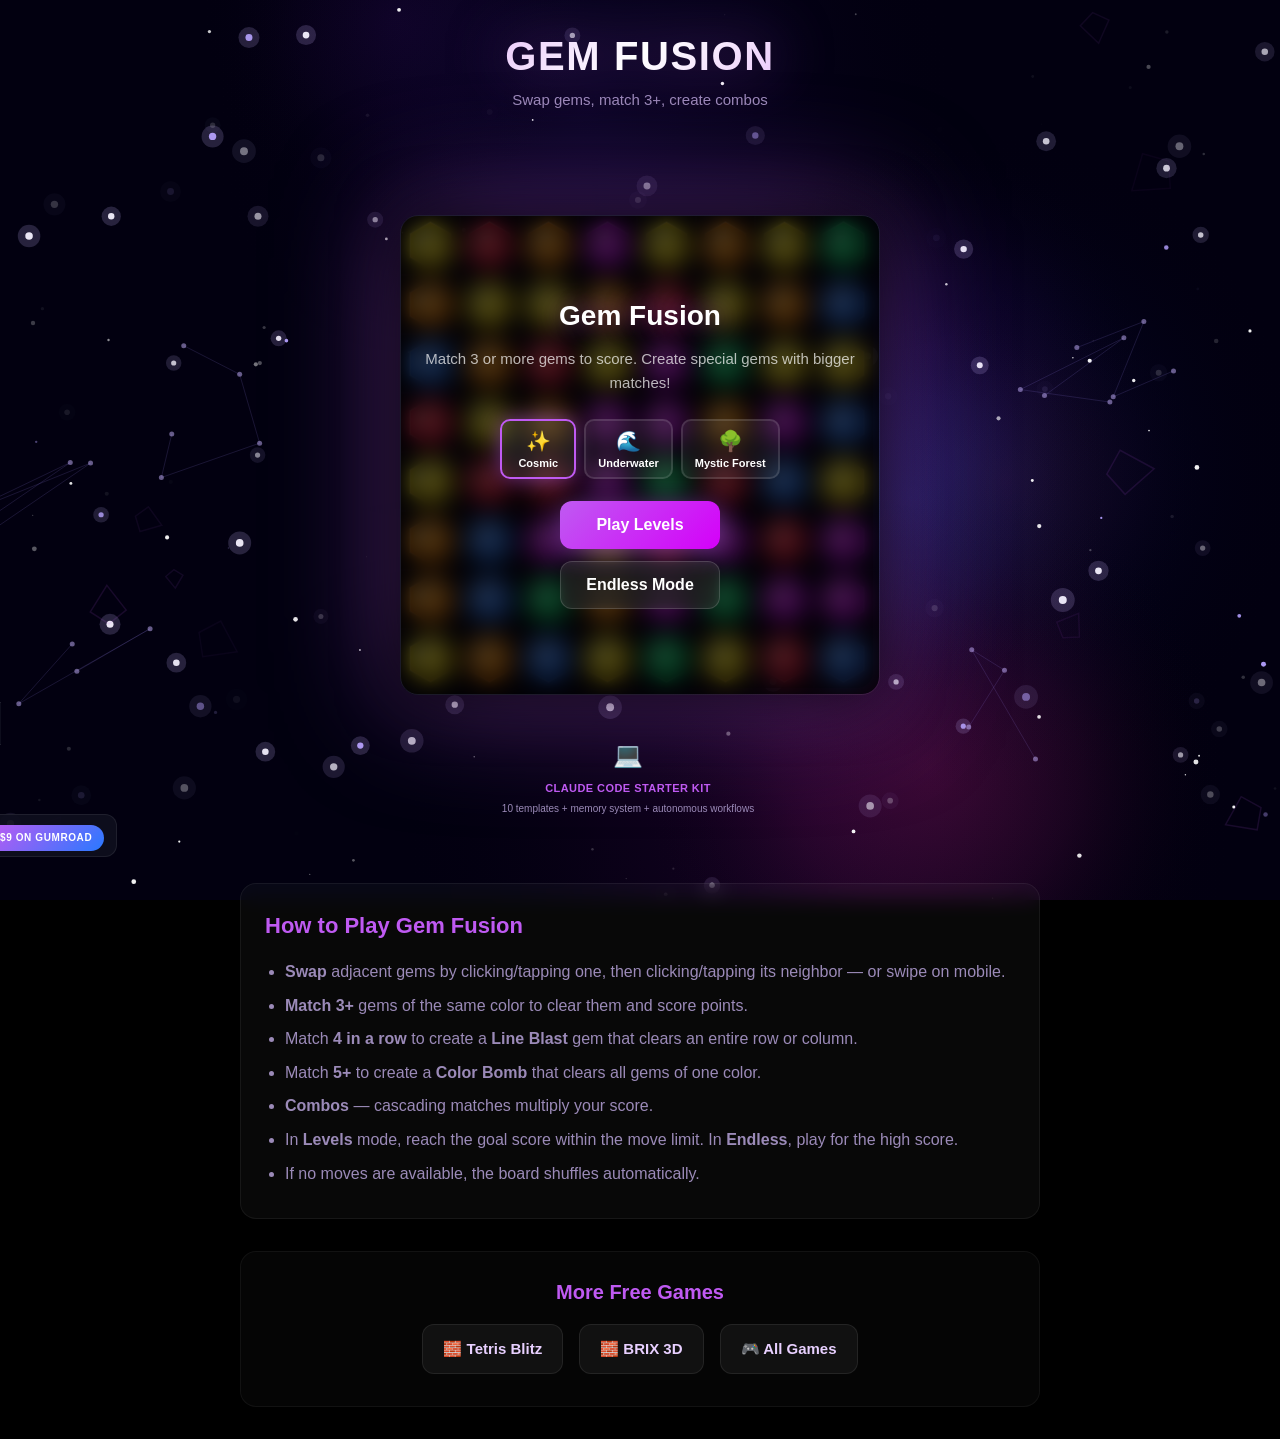
<file: games/gem-fusion/index.html>
<!DOCTYPE html>
<html lang="en">
<head>
<meta charset="UTF-8">
<meta name="viewport" content="width=device-width, initial-scale=1, maximum-scale=1, user-scalable=no">
<title>Gem Fusion — Play Free Match-3 Puzzle Game Online</title>
<meta name="description" content="Play Gem Fusion free online. Swap and match colorful gems, create combos, unlock special gems, and clear 30 levels in this polished match-3 puzzle game.">
<meta name="robots" content="index, follow">
<link rel="canonical" href="https://cortexgames.com/games/gem-fusion/">
<meta property="og:type" content="website">
<meta property="og:title" content="Gem Fusion — Free Match-3 Puzzle Game">
<meta property="og:description" content="Swap and match colorful gems. 30 levels, special gems, combos, and endless mode.">
<meta property="og:url" content="https://cortexgames.com/games/gem-fusion/">
<meta name="twitter:card" content="summary_large_image">
<script type="application/ld+json">
{
  "@context": "https://schema.org",
  "@type": "VideoGame",
  "name": "Gem Fusion",
  "description": "A polished match-3 puzzle game with 30 levels, special gems, and endless mode.",
  "genre": ["Puzzle", "Match-3"],
  "gamePlatform": "Web Browser",
  "applicationCategory": "Game",
  "operatingSystem": "Any",
  "offers": { "@type": "Offer", "price": "0", "priceCurrency": "USD" },
  "url": "https://cortexgames.com/games/gem-fusion/"
}
</script>
<style>
:root {
  --bg: #0c0015; --bg-card: #120822; --text: #f0e6ff; --text-muted: #9b8ab8;
  --accent: #bf5af2; --accent-glow: rgba(191,90,242,0.4); --border: #2a1845;
  --font: -apple-system, BlinkMacSystemFont, 'Segoe UI', Roboto, 'Helvetica Neue', Arial, sans-serif;
}
*, *::before, *::after { box-sizing: border-box; margin: 0; padding: 0; }
html { font-size: 16px; }
body {
  font-family: var(--font); background: #000; color: var(--text);
  line-height: 1.6; min-height: 100vh; overflow-x: hidden;
  -webkit-user-select: none; user-select: none;
}
a { color: var(--accent); text-decoration: none; }

/* Full-page themed background */
#bg-canvas {
  position: fixed; top: 0; left: 0; width: 100vw; height: 100vh;
  z-index: 0; pointer-events: none;
}
body > *:not(#bg-canvas) { position: relative; z-index: 1; }

.page-wrap { max-width: 960px; margin: 0 auto; padding: 0 1rem; }

/* Side promo */
.side-promo {
  position: fixed; right: 12px; top: 50%; transform: translateY(-50%);
  width: 140px; padding: 0.75rem; background: rgba(15,15,30,0.92);
  backdrop-filter: blur(12px); -webkit-backdrop-filter: blur(12px);
  border: 1px solid rgba(255,255,255,0.08); border-radius: 12px;
  text-decoration: none; color: var(--text); text-align: center;
  z-index: 100; transition: border-color 0.2s, box-shadow 0.2s;
}
.side-promo:hover { border-color: var(--accent); box-shadow: 0 4px 24px var(--accent-glow); }
.side-promo .sp-icon { font-size: 1.5rem; display: block; margin-bottom: 0.35rem; }
.side-promo .sp-title { font-size: 0.6875rem; font-weight: 800; text-transform: uppercase; letter-spacing: 0.04em; color: var(--accent); }
.side-promo .sp-desc { font-size: 0.625rem; color: var(--text-muted); line-height: 1.3; margin: 0.25rem 0 0.5rem; }
.side-promo .sp-cta { display: inline-block; padding: 0.3rem 0.75rem; border-radius: 100px; background: linear-gradient(135deg, var(--accent), #2979ff); color: #fff; font-size: 0.625rem; font-weight: 800; text-transform: uppercase; letter-spacing: 0.06em; }
@media (max-width: 1200px) { .side-promo { display: none; } }

/* Header — dramatic */
.game-header { text-align: center; padding: 1.5rem 0 0.5rem; }
.game-header h1 {
  font-size: 2.5rem; font-weight: 900; letter-spacing: 0.04em;
  text-transform: uppercase;
  background: linear-gradient(135deg, var(--accent), #fff, var(--accent));
  -webkit-background-clip: text; -webkit-text-fill-color: transparent;
  background-clip: text;
  filter: drop-shadow(0 0 30px var(--accent-glow));
}
.game-header p {
  color: var(--text-muted); font-size: 0.9375rem;
  text-shadow: 0 0 20px rgba(0,0,0,0.5);
}

/* Game container — pulsing glow */
#game-container {
  position: relative; margin: 1rem auto;
  max-width: 480px; aspect-ratio: 1;
  touch-action: none;
  border-radius: 18px;
  border: 1px solid rgba(255,255,255,0.1);
  box-shadow: 0 0 60px rgba(0,0,0,0.8), 0 0 120px var(--accent-glow);
  overflow: hidden;
  animation: boardPulse 4s ease-in-out infinite;
}
@keyframes boardPulse {
  0%, 100% { box-shadow: 0 0 60px rgba(0,0,0,0.8), 0 0 120px var(--accent-glow); }
  50% { box-shadow: 0 0 60px rgba(0,0,0,0.8), 0 0 180px var(--accent-glow), 0 0 300px var(--accent-glow); }
}
#game-canvas {
  width: 100%; height: 100%; display: block;
  border-radius: 16px; touch-action: none;
  background: none; border: none;
}

/* HUD — glass panels */
.hud {
  display: flex; justify-content: space-between; align-items: center;
  max-width: 480px; margin: 0 auto; padding: 0.5rem 0;
  font-size: 0.9375rem; font-weight: 600;
}
.hud-item {
  text-align: center;
  background: rgba(255,255,255,0.03); backdrop-filter: blur(10px); -webkit-backdrop-filter: blur(10px);
  border: 1px solid rgba(255,255,255,0.06); border-radius: 10px;
  padding: 0.3rem 0.75rem;
  position: relative; overflow: hidden;
}
.hud-item::before {
  content: ''; position: absolute; top: 0; left: 0; right: 0; height: 1px;
  background: linear-gradient(90deg, transparent, var(--accent), transparent);
  opacity: 0.4;
}
.hud-item .label { font-size: 0.625rem; color: var(--accent); font-weight: 700; text-transform: uppercase; letter-spacing: 0.08em; opacity: 0.7; }
.hud-item .value { font-size: 1.375rem; font-weight: 900; text-shadow: 0 0 15px var(--accent-glow); }
.hud-item .value.accent { color: var(--accent); text-shadow: 0 0 20px var(--accent-glow); }

/* Menus */
.overlay {
  position: absolute; inset: 0; display: flex; flex-direction: column;
  align-items: center; justify-content: center; z-index: 10;
  background: rgba(0,0,0,0.7); border-radius: 16px;
  backdrop-filter: blur(12px); -webkit-backdrop-filter: blur(12px);
  opacity: 0; pointer-events: none; transition: opacity 0.3s;
}
.overlay.active { opacity: 1; pointer-events: all; }
.overlay h2 { font-size: 1.75rem; color: #fff; margin-bottom: 0.5rem; text-shadow: 0 0 25px var(--accent-glow); }
.overlay p { color: rgba(255,255,255,0.7); font-size: 0.9375rem; margin-bottom: 1.5rem; text-align: center; padding: 0 1rem; }

.btn {
  display: inline-flex; align-items: center; justify-content: center;
  min-width: 160px; min-height: 48px; padding: 0.75rem 1.5rem;
  border: none; border-radius: 12px; font-family: var(--font);
  font-size: 1rem; font-weight: 700; cursor: pointer;
  transition: transform 0.15s, box-shadow 0.15s; margin: 0.375rem;
}
.btn:active { transform: scale(0.95); }
.btn-primary { background: linear-gradient(135deg, #bf5af2, #d500f9); color: #fff; box-shadow: 0 4px 25px var(--accent-glow); }
.btn-primary:hover { box-shadow: 0 6px 35px rgba(213,0,249,0.6); }
.btn-secondary { background: rgba(255,255,255,0.1); color: #fff; border: 1px solid rgba(255,255,255,0.15); backdrop-filter: blur(6px); }

/* Content sections — glass cards */
.how-to-play {
  max-width: 800px; margin: 2rem auto; padding: 1.5rem;
  background: rgba(255,255,255,0.03); backdrop-filter: blur(10px); -webkit-backdrop-filter: blur(10px);
  border: 1px solid rgba(255,255,255,0.06); border-radius: 16px;
}
.how-to-play h2 { font-size: 1.375rem; font-weight: 700; margin-bottom: 1rem; color: var(--accent); }
.how-to-play ul { padding-left: 1.25rem; color: var(--text-muted); }
.how-to-play li { margin-bottom: 0.5rem; }

/* More games — glass card */
.more-games {
  max-width: 800px; margin: 2rem auto; padding: 1.5rem 1.5rem 2rem;
  text-align: center;
  background: rgba(255,255,255,0.02); backdrop-filter: blur(8px); -webkit-backdrop-filter: blur(8px);
  border: 1px solid rgba(255,255,255,0.05); border-radius: 16px;
}
.more-games h2 { font-size: 1.25rem; margin-bottom: 1rem; color: var(--accent); }
.more-games-grid { display: flex; gap: 1rem; justify-content: center; flex-wrap: wrap; }
.more-game-link {
  display: flex; align-items: center; gap: 0.5rem;
  padding: 0.75rem 1.25rem; border-radius: 12px;
  background: rgba(255,255,255,0.05); border: 1px solid rgba(255,255,255,0.08);
  color: var(--text); font-weight: 600; font-size: 0.9375rem;
  transition: transform 0.15s, box-shadow 0.15s;
}
.more-game-link:hover { transform: translateY(-2px); box-shadow: 0 4px 20px rgba(0,0,0,0.3); color: var(--text); }

/* Progress bar */
.progress-wrap {
  max-width: 480px; margin: 0 auto 0.5rem; height: 10px;
  background: rgba(255,255,255,0.06); border-radius: 100px; overflow: hidden;
  position: relative; border: 1px solid rgba(255,255,255,0.04);
}
.progress-bar {
  height: 100%; border-radius: 100px; transition: width 0.4s ease;
  background: linear-gradient(90deg, #bf5af2, #ff6bcb, #ff9f43);
  box-shadow: 0 0 15px var(--accent-glow);
}
.progress-wrap[data-hidden="true"] { display: none; }

/* Combo overlay */
#combo-display {
  position: absolute; top: 50%; left: 50%; transform: translate(-50%, -50%);
  pointer-events: none; z-index: 15;
  font-weight: 900; text-align: center;
  text-shadow: 0 0 40px rgba(255,200,0,0.9), 0 0 80px var(--accent-glow), 0 2px 8px rgba(0,0,0,0.5);
  opacity: 0; transition: none;
  color: #fff;
}
#combo-display.show {
  animation: comboPop 0.8s ease-out forwards;
}
@keyframes comboPop {
  0% { opacity: 0; transform: translate(-50%, -50%) scale(0.3); }
  20% { opacity: 1; transform: translate(-50%, -50%) scale(1.3); }
  40% { transform: translate(-50%, -50%) scale(1.0); }
  100% { opacity: 0; transform: translate(-50%, -60%) scale(0.9); }
}

/* Star rating */
.stars { font-size: 2.5rem; margin-bottom: 0.5rem; letter-spacing: 0.25rem; }
.stars .star-empty { opacity: 0.2; }
.stars .star-filled { color: #fbbf24; text-shadow: 0 0 25px rgba(251,191,36,0.7), 0 0 50px rgba(251,191,36,0.3); }

/* Best score badge */
.best-badge {
  display: inline-block; background: linear-gradient(135deg, #fbbf24, #f59e0b);
  color: #000; font-size: 0.75rem; font-weight: 700; padding: 0.2rem 0.6rem;
  border-radius: 100px; margin-bottom: 0.75rem;
  box-shadow: 0 0 15px rgba(251,191,36,0.4);
}

/* Board glow on combo */
#game-container.glow-pulse {
  animation: none;
  box-shadow: 0 0 40px var(--accent-glow), 0 0 80px rgba(255,107,203,0.3);
  transition: box-shadow 0.3s;
}

/* Level complete stats */
.win-stats { font-size: 0.875rem; color: rgba(255,255,255,0.6); margin-bottom: 1rem; }
.win-stats span { color: #fff; font-weight: 700; }

/* Theme selector */
.theme-selector { display: flex; gap: 0.5rem; justify-content: center; margin-bottom: 1rem; flex-wrap: wrap; }
.theme-btn {
  display: flex; flex-direction: column; align-items: center; gap: 0.25rem;
  padding: 0.5rem 0.75rem; border-radius: 10px; border: 2px solid rgba(255,255,255,0.12);
  background: rgba(255,255,255,0.06); color: #fff; cursor: pointer;
  font-family: var(--font); font-size: 0.6875rem; font-weight: 600;
  transition: all 0.3s;
  min-width: 76px;
}
.theme-btn:hover { background: rgba(255,255,255,0.12); border-color: rgba(255,255,255,0.25); }
.theme-btn.active { border-color: var(--accent); background: rgba(255,255,255,0.1); box-shadow: 0 0 20px var(--accent-glow); }
.theme-btn .theme-icon { font-size: 1.25rem; }

.sr-only { position: absolute; width: 1px; height: 1px; padding: 0; margin: -1px; overflow: hidden; clip: rect(0,0,0,0); border: 0; }

@media (max-width: 500px) {
  .game-header h1 { font-size: 1.75rem; }
  .hud-item .value { font-size: 1.125rem; }
  #bg-canvas { opacity: 0.4; }
}
</style>
</head>
<body>
<canvas id="bg-canvas"></canvas>
<div class="page-wrap">

<header class="game-header">
  <h1>Gem Fusion</h1>
  <p>Swap gems, match 3+, create combos</p>
</header>

<div class="hud" id="hud" style="visibility:hidden">
  <div class="hud-item"><div class="label">Score</div><div class="value" id="h-score">0</div></div>
  <div class="hud-item"><div class="label">Level</div><div class="value accent" id="h-level">1</div></div>
  <div class="hud-item"><div class="label">Moves</div><div class="value" id="h-moves">25</div></div>
  <div class="hud-item"><div class="label">Goal</div><div class="value" id="h-goal">500</div></div>
</div>

<div class="progress-wrap" id="progress-wrap" data-hidden="true">
  <div class="progress-bar" id="progress-bar" style="width:0%"></div>
</div>

<div id="game-container">
  <canvas id="game-canvas" aria-label="Gem Fusion game board" role="img"></canvas>
  <div id="combo-display"></div>

  <!-- Start menu -->
  <div class="overlay active" id="menu-overlay">
    <h2>Gem Fusion</h2>
    <p>Match 3 or more gems to score. Create special gems with bigger matches!</p>
    <div class="theme-selector" id="theme-selector">
      <button class="theme-btn active" onclick="GemFusion.setTheme('cosmic')" data-theme="cosmic">
        <span class="theme-icon">&#10024;</span>Cosmic
      </button>
      <button class="theme-btn" onclick="GemFusion.setTheme('underwater')" data-theme="underwater">
        <span class="theme-icon">&#127754;</span>Underwater
      </button>
      <button class="theme-btn" onclick="GemFusion.setTheme('jungle')" data-theme="jungle">
        <span class="theme-icon">&#127795;</span>Mystic Forest
      </button>
    </div>
    <div id="menu-best"></div>
    <div>
      <button class="btn btn-primary" onclick="GemFusion.startGame('levels')">Play Levels</button>
    </div>
    <div>
      <button class="btn btn-secondary" onclick="GemFusion.startGame('endless')">Endless Mode</button>
    </div>
  </div>

  <!-- Win -->
  <div class="overlay" id="win-overlay">
    <div class="stars" id="win-stars"></div>
    <h2 id="win-title">Level Complete!</h2>
    <div class="win-stats" id="win-stats"></div>
    <p id="win-text">Great job!</p>
    <div>
      <button class="btn btn-primary" onclick="GemFusion.nextLevel()">Next Level</button>
    </div>
    <div>
      <button class="btn btn-secondary" onclick="GemFusion.showMenu()">Menu</button>
    </div>
  </div>

  <!-- Lose -->
  <div class="overlay" id="lose-overlay">
    <h2>Out of Moves!</h2>
    <p id="lose-text">Score: 0</p>
    <div>
      <button class="btn btn-primary" onclick="GemFusion.retry()">Retry</button>
    </div>
    <div>
      <button class="btn btn-secondary" onclick="GemFusion.showMenu()">Menu</button>
    </div>
  </div>
</div>

</div><!-- .page-wrap -->

<a href="https://bryman.gumroad.com/l/pfoyf" target="_blank" rel="noopener" class="side-promo">
  <span class="sp-icon">&#x1F4BB;</span>
  <div class="sp-title">Claude Code Starter Kit</div>
  <div class="sp-desc">10 templates + memory system + autonomous workflows</div>
  <span class="sp-cta">$9 on Gumroad</span>
</a>

<section class="how-to-play">
  <h2>How to Play Gem Fusion</h2>
  <ul>
    <li><strong>Swap</strong> adjacent gems by clicking/tapping one, then clicking/tapping its neighbor — or swipe on mobile.</li>
    <li><strong>Match 3+</strong> gems of the same color to clear them and score points.</li>
    <li>Match <strong>4 in a row</strong> to create a <strong>Line Blast</strong> gem that clears an entire row or column.</li>
    <li>Match <strong>5+</strong> to create a <strong>Color Bomb</strong> that clears all gems of one color.</li>
    <li><strong>Combos</strong> — cascading matches multiply your score.</li>
    <li>In <strong>Levels</strong> mode, reach the goal score within the move limit. In <strong>Endless</strong>, play for the high score.</li>
    <li>If no moves are available, the board shuffles automatically.</li>
  </ul>
</section>

<section class="more-games">
  <h2>More Free Games</h2>
  <div class="more-games-grid">
    <a href="../tetris-blitz/index.html" class="more-game-link">&#x1F9F1; Tetris Blitz</a>
    <a href="../brix3d/index.html" class="more-game-link">&#x1F9F1; BRIX 3D</a>
    <a href="../../index.html" class="more-game-link">&#x1F3AE; All Games</a>
  </div>
</section>

<script>
var GemFusion = (function() {
'use strict';

// ─── Config ──────────────────────────────────────────
var COLS = 8, ROWS = 8;
var GEM_TYPES = 6;
var ANIM_SPEED = 0.18;
var COLORS, GLOW, DARK, NAMES;
var comboTimer = 0, maxCombo = 0, totalMatches = 0;
var currentTheme = 'cosmic';
var fxData = {}; // ambient effect data per theme

// ─── Themes ─────────────────────────────────────────
var THEMES = {
  cosmic: {
    name: 'Cosmic', icon: '\u2728',
    colors: ['#ff1744','#ff9100','#ffea00','#00e676','#2979ff','#d500f9'],
    glow:   ['#ff8a80','#ffcc80','#fff59d','#69f0ae','#82b1ff','#ea80fc'],
    dark:   ['#b71c1c','#e65100','#f9a825','#1b5e20','#0d47a1','#7b1fa2'],
    names:  ['Ruby','Amber','Citrine','Emerald','Sapphire','Amethyst'],
    css: { bg:'#05000f', bgCard:'#0a0520', text:'#e8d0ff', textMuted:'#9b8ab8',
           accent:'#bf5af2', accentGlow:'rgba(191,90,242,0.5)', border:'#2a1845',
           btnGrad:'linear-gradient(135deg,#bf5af2,#d500f9)', progressGrad:'linear-gradient(90deg,#bf5af2,#ff6bcb,#ff9f43)' },
    gridColor: 'rgba(160,80,255,0.08)',
    selColor: 'rgba(191,90,242,0.2)',
    initFx: function() {
      fxData.stars = [];
      for (var i = 0; i < 220; i++) fxData.stars.push({ x: Math.random(), y: Math.random(), s: 0.5 + Math.random() * 3.5, sp: 0.3 + Math.random(), hue: Math.random() > 0.85 });
      fxData.nebulae = [];
      for (var j = 0; j < 8; j++) fxData.nebulae.push({ x: Math.random(), y: Math.random(), rx: 0.12+Math.random()*0.3, ry: 0.1+Math.random()*0.25, a: 0.10+Math.random()*0.08 });
      fxData.shootTimer = 0; fxData.shoot = null;
      // Constellation lines on sides
      fxData.constellations = [];
      for (var k = 0; k < 6; k++) {
        var side = k < 3 ? 0 : 1;
        var cx = side === 0 ? Math.random()*0.2 : 0.8+Math.random()*0.2;
        var cy = 0.1+Math.random()*0.8;
        var pts = [];
        for (var p = 0; p < 4+Math.floor(Math.random()*3); p++) pts.push({x:cx+(Math.random()-0.5)*0.12,y:cy+(Math.random()-0.5)*0.15});
        fxData.constellations.push(pts);
      }
      // Floating gem silhouettes on sides
      fxData.sideGems = [];
      for (var g = 0; g < 10; g++) {
        fxData.sideGems.push({ x: g<5 ? Math.random()*0.15+0.02 : Math.random()*0.15+0.83, y: Math.random(), rot: Math.random()*6.28, rotSpd: (Math.random()-0.5)*0.008, s: 12+Math.random()*20, drift: Math.random()*0.0003 });
      }
    },
    drawBg: function(c, w, h, t) {
      c.fillStyle = '#020010'; c.fillRect(0, 0, w, h);
      // Large vivid nebula clouds
      var hues = ['rgba(140,30,220,','rgba(220,40,140,','rgba(30,50,220,','rgba(200,20,200,','rgba(50,80,240,','rgba(100,20,180,','rgba(180,60,100,','rgba(60,30,160,'];
      for (var n = 0; n < fxData.nebulae.length; n++) {
        var nb = fxData.nebulae[n];
        var pulse = nb.a + Math.sin(t * 0.005 + n * 1.8) * 0.04;
        var g = c.createRadialGradient(nb.x*w, nb.y*h, 0, nb.x*w, nb.y*h, nb.rx*w);
        g.addColorStop(0, hues[n%8] + pulse + ')');
        g.addColorStop(0.5, hues[n%8] + (pulse*0.4) + ')');
        g.addColorStop(1, 'transparent');
        c.fillStyle = g; c.fillRect(0, 0, w, h);
      }
      // Dense starfield
      for (var i = 0; i < fxData.stars.length; i++) {
        var st = fxData.stars[i];
        var a = 0.4 + Math.sin(t * 0.04 * st.sp + i * 2.1) * 0.55;
        c.fillStyle = st.hue ? 'rgba(180,160,255,'+a+')' : 'rgba(255,255,255,'+a+')';
        c.beginPath(); c.arc(st.x*w, st.y*h, st.s, 0, Math.PI*2); c.fill();
        if (st.s > 2.5) {
          c.fillStyle = 'rgba(200,180,255,'+(a*0.2)+')';
          c.beginPath(); c.arc(st.x*w, st.y*h, st.s*3, 0, Math.PI*2); c.fill();
        }
      }
      // Constellation lines on sides
      c.strokeStyle = 'rgba(160,140,255,0.15)'; c.lineWidth = 1;
      for (var ci = 0; ci < fxData.constellations.length; ci++) {
        var pts = fxData.constellations[ci];
        c.beginPath();
        for (var pi = 0; pi < pts.length; pi++) {
          c[pi===0?'moveTo':'lineTo'](pts[pi].x*w, pts[pi].y*h);
        }
        c.stroke();
        for (var pi2 = 0; pi2 < pts.length; pi2++) {
          c.fillStyle = 'rgba(200,180,255,0.5)';
          c.beginPath(); c.arc(pts[pi2].x*w, pts[pi2].y*h, 2.5, 0, Math.PI*2); c.fill();
        }
      }
      // Floating gem silhouettes on sides
      for (var gi = 0; gi < fxData.sideGems.length; gi++) {
        var sg = fxData.sideGems[gi];
        sg.y += sg.drift; if (sg.y > 1.1) sg.y = -0.1;
        sg.rot += sg.rotSpd;
        var ga = 0.08 + Math.sin(t*0.02+gi*1.5)*0.04;
        c.save(); c.translate(sg.x*w, sg.y*h); c.rotate(sg.rot); c.globalAlpha = ga;
        c.strokeStyle = 'rgba(191,90,242,1)'; c.lineWidth = 1.5;
        c.beginPath(); c.moveTo(0,-sg.s); c.lineTo(sg.s*0.7,0); c.lineTo(0,sg.s*0.5); c.lineTo(-sg.s*0.7,0); c.closePath(); c.stroke();
        c.restore();
      }
      // Multiple shooting stars
      fxData.shootTimer++;
      if (!fxData.shoot && fxData.shootTimer > 100 + Math.random()*200) {
        fxData.shoot = { x: Math.random()*0.6, y: Math.random()*0.3, life: 1 };
        fxData.shootTimer = 0;
      }
      if (fxData.shoot) {
        var s = fxData.shoot;
        var sx = s.x*w + (1-s.life)*w*0.7, sy = s.y*h + (1-s.life)*h*0.5;
        c.save(); c.globalAlpha = s.life;
        var trail = c.createLinearGradient(sx, sy, sx-60*s.life, sy-30*s.life);
        trail.addColorStop(0, 'rgba(255,255,255,0.9)'); trail.addColorStop(1, 'rgba(191,90,242,0)');
        c.strokeStyle = trail; c.lineWidth = 2.5; c.shadowColor='#fff'; c.shadowBlur=15;
        c.beginPath(); c.moveTo(sx, sy); c.lineTo(sx - 60*s.life, sy - 30*s.life); c.stroke();
        c.shadowBlur=0; c.restore();
        s.life -= 0.025; if (s.life <= 0) fxData.shoot = null;
      }
    }
  },
  underwater: {
    name: 'Underwater', icon: '\uD83C\uDF0A',
    colors: ['#ff6b6b','#ffe0a0','#ffd700','#00e5a0','#4488ff','#e060ff'],
    glow:   ['#ffa8a8','#fff0d4','#ffec80','#60ffd0','#88bbff','#f0a0ff'],
    dark:   ['#a83232','#b38b40','#b39500','#007a5a','#1a3a9a','#8030a0'],
    names:  ['Coral','Pearl','Sunfish','Sea Glass','Sapphire','Jellyfish'],
    css: { bg:'#001020', bgCard:'#002040', text:'#a0e0ff', textMuted:'#4090b0',
           accent:'#00d4ff', accentGlow:'rgba(0,212,255,0.5)', border:'#004060',
           btnGrad:'linear-gradient(135deg,#00b8d4,#0288d1)', progressGrad:'linear-gradient(90deg,#00b8d4,#26c6da,#80deea)' },
    gridColor: 'rgba(0,180,220,0.06)',
    selColor: 'rgba(0,212,255,0.2)',
    initFx: function() {
      fxData.bubbles = [];
      for (var i = 0; i < 60; i++) fxData.bubbles.push({ x: Math.random(), y: Math.random(), s: 4+Math.random()*22, sp: 0.0004+Math.random()*0.001 });
      fxData.rays = [];
      for (var j = 0; j < 10; j++) fxData.rays.push({ x: 0.02+Math.random()*0.96, w: 0.02+Math.random()*0.07 });
      fxData.causticT = 0;
      // Fish swimming on sides
      fxData.fish = [];
      for (var k = 0; k < 8; k++) {
        var dir = Math.random() > 0.5 ? 1 : -1;
        fxData.fish.push({ x: Math.random(), y: 0.15+Math.random()*0.6, sp: (0.0004+Math.random()*0.0006)*dir, s: 8+Math.random()*14, wave: Math.random()*6.28 });
      }
      // Kelp on sides
      fxData.kelp = [];
      for (var m = 0; m < 8; m++) {
        fxData.kelp.push({ x: m<4 ? Math.random()*0.12+0.02 : Math.random()*0.12+0.86, h: 0.15+Math.random()*0.25, segs: 5+Math.floor(Math.random()*4) });
      }
      // Jellyfish on sides
      fxData.jellies = [];
      for (var jf = 0; jf < 4; jf++) {
        fxData.jellies.push({ x: jf<2 ? Math.random()*0.15+0.03 : Math.random()*0.15+0.82, y: 0.2+Math.random()*0.5, s: 12+Math.random()*18, phase: Math.random()*6.28, drift: -0.0002-Math.random()*0.0003 });
      }
    },
    drawBg: function(c, w, h, t) {
      // Deep ocean gradient
      var bg = c.createLinearGradient(0, 0, 0, h);
      bg.addColorStop(0, '#002858'); bg.addColorStop(0.2, '#002050'); bg.addColorStop(0.5, '#001530'); bg.addColorStop(0.8, '#000c1a'); bg.addColorStop(1, '#000510');
      c.fillStyle = bg; c.fillRect(0, 0, w, h);
      // Volumetric light rays from surface
      c.save();
      for (var i = 0; i < fxData.rays.length; i++) {
        var r = fxData.rays[i];
        var sway = Math.sin(t * 0.008 + i * 1.4) * 0.05;
        var ra = 0.07 + Math.sin(t * 0.006 + i * 2.5) * 0.04;
        c.globalAlpha = ra;
        c.fillStyle = 'rgba(60,180,255,1)';
        c.beginPath();
        c.moveTo((r.x+sway-r.w)*w, 0);
        c.lineTo((r.x+sway+r.w)*w, 0);
        c.lineTo((r.x+sway+r.w*6)*w, h);
        c.lineTo((r.x+sway-r.w*6)*w, h);
        c.fill();
      }
      c.restore();
      // Caustic light pattern — more prominent
      c.save(); c.globalAlpha = 0.06;
      for (var k = 0; k < 18; k++) {
        var cx = Math.sin(t*0.01 + k*0.6) * w * 0.45 + w * 0.5;
        var cy = Math.cos(t*0.008 + k*1.0) * h * 0.25 + h * 0.15;
        var cr = 25 + Math.sin(t*0.012+k)*15;
        c.fillStyle = 'rgba(80,200,255,1)';
        c.beginPath(); c.arc(cx, cy, cr, 0, Math.PI*2); c.fill();
      }
      c.restore();
      // Kelp on sides
      c.strokeStyle = 'rgba(20,80,40,0.6)'; c.lineCap = 'round';
      for (var ki = 0; ki < fxData.kelp.length; ki++) {
        var kp = fxData.kelp[ki];
        c.lineWidth = 3;
        var kx = kp.x * w;
        var ky = h;
        c.beginPath(); c.moveTo(kx, ky);
        for (var ks = 1; ks <= kp.segs; ks++) {
          var segY = ky - (kp.h * h / kp.segs) * ks;
          var segX = kx + Math.sin(t*0.015 + ki*2 + ks*0.8) * 12;
          c.lineTo(segX, segY);
          // Leaf blobs
          c.fillStyle = 'rgba(30,120,50,'+(0.15+Math.sin(t*0.01+ks)*0.05)+')';
          c.save(); c.beginPath(); c.ellipse(segX + 6, segY, 8, 4, Math.sin(t*0.01+ks)*0.3, 0, Math.PI*2); c.fill(); c.restore();
        }
        c.stroke();
      }
      // Coral reef silhouettes at bottom — bigger
      c.fillStyle = 'rgba(0,15,30,0.7)';
      c.beginPath(); c.moveTo(0, h);
      for (var m = 0; m <= 20; m++) {
        var bx = (m/20)*w;
        var by = h - 25 - Math.sin(m*0.9+1)*30 - Math.sin(m*2.2)*15;
        c.lineTo(bx, by);
      }
      c.lineTo(w, h); c.fill();
      // Fish swimming
      for (var fi = 0; fi < fxData.fish.length; fi++) {
        var f = fxData.fish[fi];
        f.x += f.sp; if (f.x > 1.2) f.x = -0.2; if (f.x < -0.2) f.x = 1.2;
        var fy = f.y + Math.sin(t*0.02+f.wave)*0.02;
        var dir = f.sp > 0 ? 1 : -1;
        c.save(); c.translate(f.x*w, fy*h); c.scale(dir, 1);
        c.fillStyle = 'rgba(60,160,200,0.2)';
        c.beginPath();
        c.moveTo(f.s, 0); c.lineTo(-f.s*0.4, -f.s*0.4); c.lineTo(-f.s*0.3, 0); c.lineTo(-f.s*0.4, f.s*0.4); c.closePath();
        c.fill();
        // Tail
        c.beginPath(); c.moveTo(-f.s*0.3, 0); c.lineTo(-f.s*0.8, -f.s*0.3); c.lineTo(-f.s*0.8, f.s*0.3); c.closePath();
        c.fillStyle = 'rgba(60,160,200,0.15)'; c.fill();
        c.restore();
      }
      // Jellyfish on sides
      for (var ji = 0; ji < fxData.jellies.length; ji++) {
        var jl = fxData.jellies[ji];
        jl.y += jl.drift; if (jl.y < -0.1) { jl.y = 1.1; jl.x = ji<2 ? Math.random()*0.15+0.03 : Math.random()*0.15+0.82; }
        var jx = jl.x*w + Math.sin(t*0.01+jl.phase)*10;
        var jy = jl.y*h;
        var jpulse = 0.5 + Math.sin(t*0.04+jl.phase)*0.3;
        c.save(); c.globalAlpha = 0.2;
        // Bell
        c.fillStyle = 'rgba(180,100,255,1)';
        c.beginPath(); c.ellipse(jx, jy, jl.s*jpulse, jl.s*0.7*jpulse, 0, Math.PI, 0); c.fill();
        // Glow
        c.shadowColor = 'rgba(160,80,255,0.6)'; c.shadowBlur = 15;
        c.fill(); c.shadowBlur = 0;
        // Tentacles
        c.strokeStyle = 'rgba(160,100,240,0.3)'; c.lineWidth = 1;
        for (var tt = 0; tt < 4; tt++) {
          var tx = jx + (tt-1.5)*jl.s*0.3;
          c.beginPath(); c.moveTo(tx, jy);
          c.quadraticCurveTo(tx+Math.sin(t*0.03+tt+jl.phase)*8, jy+jl.s*0.7, tx+Math.sin(t*0.02+tt)*5, jy+jl.s*1.2);
          c.stroke();
        }
        c.restore();
      }
      // Large bubbles
      for (var j = 0; j < fxData.bubbles.length; j++) {
        var b = fxData.bubbles[j];
        b.y -= b.sp;
        if (b.y < -0.1) { b.y = 1.1; b.x = Math.random(); b.s = 4+Math.random()*22; }
        var bx2 = (b.x + Math.sin(t*0.01+j*1.8)*0.02)*w;
        var by2 = b.y * h;
        var ba = b.s > 12 ? 0.22 : 0.12;
        c.strokeStyle = 'rgba(100,200,255,'+ba+')'; c.lineWidth = 1.5;
        c.beginPath(); c.arc(bx2, by2, b.s, 0, Math.PI*2); c.stroke();
        c.fillStyle = 'rgba(180,230,255,'+(ba*0.5)+')';
        c.beginPath(); c.arc(bx2-b.s*0.3, by2-b.s*0.3, b.s*0.35, 0, Math.PI*2); c.fill();
      }
      // Surface shimmer
      c.save(); c.globalAlpha = 0.1;
      for (var s = 0; s < w; s += 5) {
        var sy = 2 + Math.sin(t*0.025 + s*0.04)*4;
        c.fillStyle = 'rgba(140,220,255,1)';
        c.fillRect(s, sy, 3, 1.5);
      }
      c.restore();
    }
  },
  jungle: {
    name: 'Mystic Forest', icon: '\uD83C\uDF33',
    colors: ['#ff5722','#ffc107','#76ff03','#00c853','#7c4dff','#ff4081'],
    glow:   ['#ff8a65','#ffd54f','#b2ff59','#69f0ae','#b388ff','#ff80ab'],
    dark:   ['#bf360c','#c68600','#4a8c00','#006e2e','#4a0080','#b3004a'],
    names:  ['Fire Berry','Amber Sap','Firefly','Moss','Twilight','Orchid'],
    css: { bg:'#060d02', bgCard:'#0d1a06', text:'#c0e8a0', textMuted:'#6a9050',
           accent:'#76ff03', accentGlow:'rgba(118,255,3,0.4)', border:'#1a3010',
           btnGrad:'linear-gradient(135deg,#66bb6a,#2e7d32)', progressGrad:'linear-gradient(90deg,#76ff03,#c6ff00,#ffea00)' },
    gridColor: 'rgba(100,200,50,0.06)',
    selColor: 'rgba(118,255,3,0.18)',
    initFx: function() {
      fxData.fireflies = [];
      for (var i = 0; i < 80; i++) fxData.fireflies.push({ x:Math.random(), y:Math.random(), dx:(Math.random()-0.5)*0.0008, dy:(Math.random()-0.5)*0.0008, phase:Math.random()*6.28, s:2.5+Math.random()*4 });
      fxData.mushrooms = [];
      for (var j = 0; j < 8; j++) fxData.mushrooms.push({ x: j<4 ? Math.random()*0.18+0.02 : Math.random()*0.18+0.80, y:0.65+Math.random()*0.3, w:18+Math.random()*28, h:12+Math.random()*20 });
      fxData.branches = [];
      for (var k = 0; k < 14; k++) fxData.branches.push({ x:k<7?0:1, y:Math.random()*0.7, len:40+Math.random()*80, ang:k<7?(-0.3+Math.random()*0.6):(Math.PI+(-0.3+Math.random()*0.6)), thick:3+Math.random()*6 });
      // Falling leaves on sides
      fxData.leaves = [];
      for (var lf = 0; lf < 15; lf++) {
        fxData.leaves.push({ x: lf<8 ? Math.random()*0.2 : 0.8+Math.random()*0.2, y: Math.random(), rot: Math.random()*6.28, sp: 0.0003+Math.random()*0.0005, sw: Math.random()*6.28, s: 4+Math.random()*6 });
      }
      // Vines from top
      fxData.vines = [];
      for (var v = 0; v < 6; v++) {
        fxData.vines.push({ x: v<3 ? Math.random()*0.15+0.02 : Math.random()*0.15+0.83, len: 0.15+Math.random()*0.3, segs: 6+Math.floor(Math.random()*4) });
      }
    },
    drawBg: function(c, w, h, t) {
      // Deep forest gradient
      var bg = c.createLinearGradient(0, 0, 0, h);
      bg.addColorStop(0, '#030802'); bg.addColorStop(0.2, '#061206'); bg.addColorStop(0.5, '#081808'); bg.addColorStop(0.8, '#051005'); bg.addColorStop(1, '#030802');
      c.fillStyle = bg; c.fillRect(0, 0, w, h);
      // Multiple mystical glow pools
      var glows = [{x:0.1,y:0.25,r:0.35,c:'50,140,30'},{x:0.85,y:0.6,r:0.3,c:'120,80,20'},{x:0.5,y:0.8,r:0.4,c:'40,100,60'},{x:0.15,y:0.7,r:0.25,c:'80,60,120'}];
      for (var gi = 0; gi < glows.length; gi++) {
        var gl = glows[gi];
        var ga = 0.10 + Math.sin(t*0.004+gi*2)*0.03;
        var grd = c.createRadialGradient(gl.x*w, gl.y*h, 0, gl.x*w, gl.y*h, gl.r*w);
        grd.addColorStop(0, 'rgba('+gl.c+','+ga+')'); grd.addColorStop(1, 'transparent');
        c.fillStyle = grd; c.fillRect(0, 0, w, h);
      }
      // Hanging vines from top sides
      c.strokeStyle = 'rgba(30,80,20,0.5)'; c.lineCap = 'round'; c.lineWidth = 2.5;
      for (var vi = 0; vi < fxData.vines.length; vi++) {
        var v = fxData.vines[vi];
        var vx = v.x * w;
        c.beginPath(); c.moveTo(vx, 0);
        for (var vs = 1; vs <= v.segs; vs++) {
          var vy = (v.len * h / v.segs) * vs;
          var vsx = vx + Math.sin(t*0.008 + vi*2 + vs*0.7) * 15;
          c.lineTo(vsx, vy);
          // Small leaves on vine
          if (vs % 2 === 0) {
            c.save(); c.fillStyle = 'rgba(50,150,30,'+(0.15+Math.sin(t*0.01+vs)*0.05)+')';
            c.beginPath(); c.ellipse(vsx+8, vy, 6, 3, Math.sin(t*0.008+vs)*0.4, 0, Math.PI*2); c.fill(); c.restore();
          }
        }
        c.stroke();
      }
      // Tree branch silhouettes from edges — bigger
      c.strokeStyle = 'rgba(15,35,8,0.8)'; c.lineCap = 'round';
      for (var i = 0; i < fxData.branches.length; i++) {
        var br = fxData.branches[i];
        var sway = Math.sin(t*0.004 + i*1.3)*6;
        c.lineWidth = br.thick;
        c.beginPath(); c.moveTo(br.x*w, br.y*h);
        var ex = br.x*w + Math.cos(br.ang)*br.len + sway;
        var ey = br.y*h + Math.sin(br.ang)*br.len;
        c.lineTo(ex, ey); c.stroke();
        // Sub-branches
        for (var sb = 0; sb < 3; sb++) {
          c.lineWidth = br.thick*0.4;
          var subAng = br.ang + (sb-1)*0.5;
          c.beginPath(); c.moveTo(ex, ey);
          c.lineTo(ex+Math.cos(subAng)*br.len*0.35+sway*0.3, ey+Math.sin(subAng)*br.len*0.35);
          c.stroke();
        }
      }
      // Ground fog — thicker
      c.save();
      for (var f = 0; f < 10; f++) {
        var fx = Math.sin(t*0.003+f*1.2)*w*0.15 + (f/10)*w;
        var fy = h - 30 + Math.sin(t*0.005+f)*12;
        var fa = 0.08+Math.sin(t*0.004+f*1.8)*0.04;
        c.globalAlpha = fa;
        c.fillStyle = 'rgba(60,120,40,1)';
        c.beginPath(); c.ellipse(fx, fy, 90, 30, 0, 0, Math.PI*2); c.fill();
      }
      c.restore();
      // Glowing mushrooms — more, bigger
      for (var m = 0; m < fxData.mushrooms.length; m++) {
        var mu = fxData.mushrooms[m];
        var mp = 0.6 + Math.sin(t*0.018 + m*1.8)*0.35;
        c.save(); c.shadowColor='rgba(100,255,80,0.9)'; c.shadowBlur=25;
        c.fillStyle='rgba(50,200,30,'+(0.18*mp)+')';
        c.beginPath(); c.ellipse(mu.x*w, mu.y*h, mu.w, mu.h*0.6, 0, Math.PI, 0); c.fill();
        c.shadowBlur=0;
        c.fillStyle='rgba(70,110,40,0.35)'; c.fillRect(mu.x*w-4, mu.y*h, 8, mu.h);
        // Glow pool beneath
        c.fillStyle = 'rgba(80,255,50,'+(0.06*mp)+')';
        c.beginPath(); c.ellipse(mu.x*w, mu.y*h+mu.h, mu.w*1.5, 8, 0, 0, Math.PI*2); c.fill();
        c.restore();
      }
      // Falling leaves on sides
      for (var li = 0; li < fxData.leaves.length; li++) {
        var lf = fxData.leaves[li];
        lf.y += lf.sp; if (lf.y > 1.1) lf.y = -0.05;
        lf.rot += 0.01;
        var lx = lf.x*w + Math.sin(t*0.01+lf.sw)*20;
        c.save(); c.translate(lx, lf.y*h); c.rotate(lf.rot+Math.sin(t*0.02+lf.sw)*0.5);
        c.fillStyle = 'rgba(120,160,30,0.2)';
        c.beginPath(); c.ellipse(0, 0, lf.s, lf.s*0.5, 0, 0, Math.PI*2); c.fill();
        c.restore();
      }
      // Fireflies — more, brighter, with trails
      for (var j = 0; j < fxData.fireflies.length; j++) {
        var ff = fxData.fireflies[j];
        ff.x += ff.dx; ff.y += ff.dy;
        if (ff.x<0||ff.x>1) ff.dx=-ff.dx; if (ff.y<0||ff.y>1) ff.dy=-ff.dy;
        if (Math.random()<0.01) { ff.dx += (Math.random()-0.5)*0.0003; ff.dy += (Math.random()-0.5)*0.0003; }
        var ffa = 0.35 + Math.sin(t*0.05+ff.phase)*0.55;
        if (ffa < 0.08) continue;
        c.save();
        c.shadowColor='rgba(180,255,50,1)'; c.shadowBlur=18+ffa*12;
        c.fillStyle='rgba(200,255,80,'+ffa+')';
        c.beginPath(); c.arc(ff.x*w, ff.y*h, ff.s*ffa, 0, Math.PI*2); c.fill();
        c.shadowBlur=0; c.restore();
      }
    }
  }
};

// Special gem types
var SPECIAL_NONE = 0, SPECIAL_LINE_H = 1, SPECIAL_LINE_V = 2, SPECIAL_BOMB = 3;

// ─── State ───────────────────────────────────────────
var canvas, ctx, cw, ch, tileSize;
var grid; // grid[r][c] = gem or null
var state = 'menu'; // menu, play, animating, win, lose
var mode = 'levels';
var score = 0, movesLeft = 0, level = 0, combo = 0;
var goalScore = 0;
var selectedGem = null;
var hintTimer = 0, hintGems = null;
var particles = [];
var scorePopups = [];
var shakeX = 0, shakeY = 0, shakeMag = 0;
var audioCtx = null;
var animFrame = 0;
var highScores = {};
var bgCanvas, bgCtx, vw, vh;

try { highScores = JSON.parse(localStorage.getItem('gemfusion_hs2') || '{}'); } catch(e) {}

// ─── Levels ──────────────────────────────────────────
var LEVELS = [
  {score:300,  moves:22}, {score:600,  moves:22}, {score:1000, moves:24},
  {score:1500, moves:24}, {score:2000, moves:26}, {score:2800, moves:26},
  {score:3500, moves:28}, {score:4500, moves:28}, {score:5500, moves:30},
  {score:7000, moves:30}, {score:8500, moves:30}, {score:10000,moves:32},
  {score:12000,moves:32}, {score:14000,moves:34}, {score:16500,moves:34},
  {score:19000,moves:36}, {score:22000,moves:36}, {score:25000,moves:38},
  {score:28000,moves:38}, {score:32000,moves:40}, {score:36000,moves:40},
  {score:40000,moves:42}, {score:45000,moves:42}, {score:50000,moves:44},
  {score:56000,moves:44}, {score:62000,moves:46}, {score:70000,moves:46},
  {score:78000,moves:48}, {score:88000,moves:48}, {score:100000,moves:50}
];

// ─── Gem Object ──────────────────────────────────────
function Gem(type, r, c) {
  this.type = type;
  this.r = r;
  this.c = c;
  // visual position (for animation)
  this.vx = c;
  this.vy = r;
  this.scale = 0;      // scale in on spawn
  this.targetScale = 1;
  this.special = SPECIAL_NONE;
  this.glow = 0;
  this.removing = false;
}

// ─── Audio ───────────────────────────────────────────
function initAudio() {
  try { audioCtx = new (window.AudioContext || window.webkitAudioContext)(); } catch(e) {}
}
function playTone(freq, dur, type, vol) {
  if (!audioCtx) return;
  try {
    var o = audioCtx.createOscillator();
    var g = audioCtx.createGain();
    o.connect(g); g.connect(audioCtx.destination);
    o.frequency.value = freq;
    o.type = type || 'sine';
    g.gain.setValueAtTime(vol || 0.15, audioCtx.currentTime);
    g.gain.exponentialRampToValueAtTime(0.001, audioCtx.currentTime + dur);
    o.start(); o.stop(audioCtx.currentTime + dur);
  } catch(e) {}
}
function playMatch(comboLevel) {
  var base = 440 + Math.min(comboLevel, 8) * 80;
  playTone(base, 0.12, 'sine', 0.12);
  playTone(base * 1.5, 0.08, 'sine', 0.08);
}
function playSwap() { playTone(300, 0.06, 'sine', 0.1); }
function playBadSwap() { playTone(150, 0.15, 'sawtooth', 0.08); }
function playSpecial() { playTone(880, 0.2, 'sine', 0.15); playTone(1100, 0.15, 'sine', 0.1); }
function playWin() { [523,659,784,1047].forEach(function(f,i){ setTimeout(function(){ playTone(f,0.2,'sine',0.15); }, i*100); }); }

// ─── Particles ───────────────────────────────────────
function Particle(x, y, color, big) {
  this.x = x; this.y = y;
  var speed = big ? 14 : 9;
  this.vx = (Math.random() - 0.5) * speed;
  this.vy = (Math.random() - 0.5) * speed - 3;
  this.life = 1;
  this.color = color;
  this.size = big ? (3 + Math.random() * 5) : (2 + Math.random() * 4);
  this.sparkle = Math.random() > 0.6; // some particles sparkle white
}

function ScorePopup(x, y, text, color) {
  this.x = x; this.y = y;
  this.text = text;
  this.color = color || '#fff';
  this.life = 1;
}

// ─── Board Logic ─────────────────────────────────────
function makeGrid() {
  grid = [];
  for (var r = 0; r < ROWS; r++) {
    grid[r] = [];
    for (var c = 0; c < COLS; c++) {
      grid[r][c] = new Gem(randType(r, c), r, c);
      grid[r][c].scale = 1; // no spawn anim for initial board
    }
  }
  // Remove pre-existing matches
  var safety = 0;
  while (findMatches().size > 0 && safety < 200) {
    for (var r2 = 0; r2 < ROWS; r2++) {
      for (var c2 = 0; c2 < COLS; c2++) {
        grid[r2][c2].type = randType(r2, c2);
      }
    }
    safety++;
  }
}

function randType(r, c) {
  // Avoid creating 3-in-a-row during generation
  var avoid = [];
  if (c >= 2 && grid[r] && grid[r][c-1] && grid[r][c-2] && grid[r][c-1].type === grid[r][c-2].type) {
    avoid.push(grid[r][c-1].type);
  }
  if (r >= 2 && grid[r-1] && grid[r-2] && grid[r-1][c] && grid[r-2][c] && grid[r-1][c].type === grid[r-2][c].type) {
    avoid.push(grid[r-1][c].type);
  }
  var t;
  var tries = 0;
  do { t = (Math.random() * GEM_TYPES) | 0; tries++; } while (avoid.indexOf(t) !== -1 && tries < 20);
  return t;
}

function findMatches() {
  var matched = new Set();

  // Horizontal
  for (var r = 0; r < ROWS; r++) {
    var run = 1;
    for (var c = 1; c < COLS; c++) {
      if (grid[r][c] && grid[r][c-1] && !grid[r][c].removing && !grid[r][c-1].removing && grid[r][c].type === grid[r][c-1].type) {
        run++;
      } else {
        if (run >= 3) {
          for (var k = 0; k < run; k++) {
            var g = grid[r][c-1-k];
            if (g) matched.add(r * COLS + (c-1-k));
          }
        }
        run = 1;
      }
    }
    if (run >= 3) {
      for (var k2 = 0; k2 < run; k2++) {
        var g2 = grid[r][COLS-1-k2];
        if (g2) matched.add(r * COLS + (COLS-1-k2));
      }
    }
  }

  // Vertical
  for (var c3 = 0; c3 < COLS; c3++) {
    var run2 = 1;
    for (var r3 = 1; r3 < ROWS; r3++) {
      if (grid[r3][c3] && grid[r3-1][c3] && !grid[r3][c3].removing && !grid[r3-1][c3].removing && grid[r3][c3].type === grid[r3-1][c3].type) {
        run2++;
      } else {
        if (run2 >= 3) {
          for (var k3 = 0; k3 < run2; k3++) {
            matched.add((r3-1-k3) * COLS + c3);
          }
        }
        run2 = 1;
      }
    }
    if (run2 >= 3) {
      for (var k4 = 0; k4 < run2; k4++) {
        matched.add((ROWS-1-k4) * COLS + c3);
      }
    }
  }

  return matched;
}

// Detect specific match shapes for specials
function analyzeMatches(matched) {
  var specials = [];

  // Find horizontal runs
  for (var r = 0; r < ROWS; r++) {
    var run = [];
    for (var c = 0; c < COLS; c++) {
      if (matched.has(r * COLS + c) && grid[r][c]) {
        run.push({r: r, c: c, type: grid[r][c].type});
      } else {
        if (run.length >= 4) {
          var mid = run[(run.length/2)|0];
          if (run.length >= 5) specials.push({r: mid.r, c: mid.c, type: mid.type, special: SPECIAL_BOMB});
          else specials.push({r: mid.r, c: mid.c, type: mid.type, special: SPECIAL_LINE_V}); // horiz match -> vertical line clear
        }
        run = [];
      }
    }
    if (run.length >= 4) {
      var mid2 = run[(run.length/2)|0];
      if (run.length >= 5) specials.push({r: mid2.r, c: mid2.c, type: mid2.type, special: SPECIAL_BOMB});
      else specials.push({r: mid2.r, c: mid2.c, type: mid2.type, special: SPECIAL_LINE_V});
    }
  }

  // Find vertical runs
  for (var c2 = 0; c2 < COLS; c2++) {
    var run2 = [];
    for (var r2 = 0; r2 < ROWS; r2++) {
      if (matched.has(r2 * COLS + c2) && grid[r2][c2]) {
        run2.push({r: r2, c: c2, type: grid[r2][c2].type});
      } else {
        if (run2.length >= 4) {
          var mid3 = run2[(run2.length/2)|0];
          if (run2.length >= 5) specials.push({r: mid3.r, c: mid3.c, type: mid3.type, special: SPECIAL_BOMB});
          else specials.push({r: mid3.r, c: mid3.c, type: mid3.type, special: SPECIAL_LINE_H});
        }
        run2 = [];
      }
    }
    if (run2.length >= 4) {
      var mid4 = run2[(run2.length/2)|0];
      if (run2.length >= 5) specials.push({r: mid4.r, c: mid4.c, type: mid4.type, special: SPECIAL_BOMB});
      else specials.push({r: mid4.r, c: mid4.c, type: mid4.type, special: SPECIAL_LINE_H});
    }
  }

  return specials;
}

function triggerSpecial(gem) {
  var extra = new Set();
  if (gem.special === SPECIAL_LINE_H) {
    for (var c = 0; c < COLS; c++) {
      if (grid[gem.r][c]) extra.add(gem.r * COLS + c);
    }
    playSpecial();
  } else if (gem.special === SPECIAL_LINE_V) {
    for (var r = 0; r < ROWS; r++) {
      if (grid[r][gem.c]) extra.add(r * COLS + gem.c);
    }
    playSpecial();
  } else if (gem.special === SPECIAL_BOMB) {
    // Clear all of the matched color
    var targetType = gem.type;
    for (var r2 = 0; r2 < ROWS; r2++) {
      for (var c2 = 0; c2 < COLS; c2++) {
        if (grid[r2][c2] && grid[r2][c2].type === targetType) {
          extra.add(r2 * COLS + c2);
        }
      }
    }
    playSpecial();
    shakeMag = 8;
  }
  return extra;
}

function removeMatched(matched) {
  // Analyze match shapes BEFORE removing gems from grid
  var specials = analyzeMatches(matched);

  var pts = 0;
  matched.forEach(function(idx) {
    var r = (idx / COLS) | 0;
    var c = idx % COLS;
    var g = grid[r][c];
    if (!g) return;

    // Trigger specials
    if (g.special !== SPECIAL_NONE) {
      var extra = triggerSpecial(g);
      extra.forEach(function(ei) {
        if (!matched.has(ei)) {
          var er = (ei / COLS) | 0;
          var ec = ei % COLS;
          var eg = grid[er][ec];
          if (eg) {
            spawnParticles(eg.vx, eg.vy, eg.type, 8, true);
            pts += 10 * (combo + 1);
            grid[er][ec] = null;
          }
        }
      });
    }

    spawnParticles(g.vx, g.vy, g.type, 8);
    pts += 10 * (combo + 1);
    grid[r][c] = null;
  });

  // Create specials from the pre-analyzed shapes
  specials.forEach(function(s) {
    if (!grid[s.r][s.c]) {
      var ng = new Gem(s.type, s.r, s.c);
      ng.special = s.special;
      ng.vx = s.c;
      ng.vy = s.r;
      ng.scale = 0;
      ng.targetScale = 1;
      grid[s.r][s.c] = ng;
    }
  });

  return pts;
}

function dropGems() {
  var moved = false;
  for (var c = 0; c < COLS; c++) {
    var write = ROWS - 1;
    for (var r = ROWS - 1; r >= 0; r--) {
      if (grid[r][c]) {
        if (r !== write) {
          grid[write][c] = grid[r][c];
          grid[write][c].r = write;
          grid[r][c] = null;
          moved = true;
        }
        write--;
      }
    }
  }
  return moved;
}

function fillEmpty() {
  for (var c = 0; c < COLS; c++) {
    for (var r = 0; r < ROWS; r++) {
      if (!grid[r][c]) {
        var ng = new Gem((Math.random() * GEM_TYPES) | 0, r, c);
        ng.vy = -1 - (ROWS - r) * 0.5; // start above board
        ng.scale = 0;
        ng.targetScale = 1;
        grid[r][c] = ng;
      }
    }
  }
}

function hasValidMoves() {
  for (var r = 0; r < ROWS; r++) {
    for (var c = 0; c < COLS; c++) {
      // Try swap right
      if (c < COLS - 1) {
        swapCells(r, c, r, c + 1);
        if (findMatches().size > 0) { swapCells(r, c, r, c + 1); return true; }
        swapCells(r, c, r, c + 1);
      }
      // Try swap down
      if (r < ROWS - 1) {
        swapCells(r, c, r + 1, c);
        if (findMatches().size > 0) { swapCells(r, c, r + 1, c); return true; }
        swapCells(r, c, r + 1, c);
      }
    }
  }
  return false;
}

function findHint() {
  for (var r = 0; r < ROWS; r++) {
    for (var c = 0; c < COLS; c++) {
      if (c < COLS - 1) {
        swapCells(r, c, r, c + 1);
        if (findMatches().size > 0) { swapCells(r, c, r, c + 1); return [{r:r,c:c},{r:r,c:c+1}]; }
        swapCells(r, c, r, c + 1);
      }
      if (r < ROWS - 1) {
        swapCells(r, c, r + 1, c);
        if (findMatches().size > 0) { swapCells(r, c, r + 1, c); return [{r:r,c:c},{r:r+1,c:c}]; }
        swapCells(r, c, r + 1, c);
      }
    }
  }
  return null;
}

function shuffleBoard() {
  // Collect all gem types, shuffle, redistribute
  var types = [];
  for (var r = 0; r < ROWS; r++) {
    for (var c = 0; c < COLS; c++) {
      if (grid[r][c]) types.push(grid[r][c].type);
    }
  }
  // Fisher-Yates
  for (var i = types.length - 1; i > 0; i--) {
    var j = (Math.random() * (i + 1)) | 0;
    var tmp = types[i]; types[i] = types[j]; types[j] = tmp;
  }
  var idx = 0;
  for (var r2 = 0; r2 < ROWS; r2++) {
    for (var c2 = 0; c2 < COLS; c2++) {
      if (grid[r2][c2]) {
        grid[r2][c2].type = types[idx++];
        grid[r2][c2].special = SPECIAL_NONE;
      }
    }
  }
  // If still no moves, try again
  if (!hasValidMoves()) shuffleBoard();
  // Clear any pre-existing matches
  var m = findMatches();
  if (m.size > 0) shuffleBoard();
}

function swapCells(r1, c1, r2, c2) {
  var tmp = grid[r1][c1];
  grid[r1][c1] = grid[r2][c2];
  grid[r2][c2] = tmp;
  if (grid[r1][c1]) { grid[r1][c1].r = r1; grid[r1][c1].c = c1; }
  if (grid[r2][c2]) { grid[r2][c2].r = r2; grid[r2][c2].c = c2; }
}

function spawnParticles(vx, vy, type, count, big) {
  var px = (vx + 0.5) * tileSize;
  var py = (vy + 0.5) * tileSize;
  var n = big ? count * 3 : count;
  for (var i = 0; i < n; i++) {
    particles.push(new Particle(px, py, COLORS[type], big));
  }
}

function addScorePopup(r, c, pts) {
  var px = (c + 0.5) * tileSize;
  var py = (r + 0.5) * tileSize;
  var col = combo >= 4 ? '#ff1744' : combo >= 3 ? '#ff9100' : combo >= 2 ? '#fbbf24' : '#fff';
  scorePopups.push(new ScorePopup(px, py, '+' + pts, col));
}

// ─── Cascading Logic ─────────────────────────────────
var cascadeTimer = 0;

function showCombo(c) {
  var el = document.getElementById('combo-display');
  var msgs = ['', '', 'x2 COMBO!', 'x3 GREAT!', 'x4 AMAZING!', 'x5 INCREDIBLE!'];
  var text = c >= 6 ? 'x' + c + ' LEGENDARY!' : (msgs[c] || '');
  if (!text) return;
  var sizes = ['', '', '1.5rem', '2rem', '2.5rem', '3rem'];
  el.style.fontSize = c >= 6 ? '3.5rem' : (sizes[c] || '2rem');
  el.textContent = text;
  el.classList.remove('show');
  void el.offsetWidth; // reflow
  el.classList.add('show');
}

function updateProgress() {
  var wrap = document.getElementById('progress-wrap');
  var bar = document.getElementById('progress-bar');
  if (goalScore === Infinity) { wrap.setAttribute('data-hidden', 'true'); return; }
  wrap.setAttribute('data-hidden', 'false');
  var pct = Math.min(100, (score / goalScore) * 100);
  bar.style.width = pct + '%';
}

function processCascade() {
  var matched = findMatches();
  if (matched.size > 0) {
    combo++;
    totalMatches++;
    if (combo > maxCombo) maxCombo = combo;
    playMatch(combo);
    var pts = removeMatched(matched);
    score += pts;
    // Score popup at center of match
    var sumR = 0, sumC = 0, cnt = 0;
    matched.forEach(function(idx) {
      sumR += (idx / COLS) | 0;
      sumC += idx % COLS;
      cnt++;
    });
    addScorePopup((sumR/cnt)|0, (sumC/cnt)|0, pts);
    if (combo >= 2) {
      shakeMag = Math.min(combo * 2.5, 10);
      showCombo(combo);
      document.getElementById('game-canvas').classList.add('glow-pulse');
    }
    dropGems();
    fillEmpty();
    updateHUD();
    updateProgress();
    cascadeTimer = 18; // frames to wait before next check
  } else {
    // Cascade complete
    combo = 0;
    document.getElementById('game-canvas').classList.remove('glow-pulse');
    if (mode === 'levels' && score >= goalScore) {
      state = 'win';
      showWin();
      playWin();
    } else if (mode === 'levels' && movesLeft <= 0) {
      state = 'lose';
      showLose();
    } else {
      // Check for valid moves
      if (!hasValidMoves()) {
        shuffleBoard();
      }
      state = 'play';
      hintTimer = 0;
      hintGems = null;
    }
  }
}

// ─── Input ───────────────────────────────────────────
var pointerDown = false;
var startR = -1, startC = -1;

function getCellFromEvent(e) {
  var rect = canvas.getBoundingClientRect();
  var scaleX = cw / rect.width;
  var scaleY = ch / rect.height;
  var x = (e.clientX - rect.left) * scaleX;
  var y = (e.clientY - rect.top) * scaleY;
  var c = (x / tileSize) | 0;
  var r = (y / tileSize) | 0;
  if (r >= 0 && r < ROWS && c >= 0 && c < COLS) return {r: r, c: c};
  return null;
}

function onPointerDown(e) {
  e.preventDefault();
  if (state !== 'play') return;
  if (!audioCtx) initAudio();
  var cell = getCellFromEvent(e);
  if (!cell) return;

  if (selectedGem && (Math.abs(cell.r - selectedGem.r) + Math.abs(cell.c - selectedGem.c)) === 1) {
    // Swap with selected
    trySwap(selectedGem.r, selectedGem.c, cell.r, cell.c);
    selectedGem = null;
  } else {
    selectedGem = {r: cell.r, c: cell.c};
    pointerDown = true;
    startR = cell.r;
    startC = cell.c;
    playTone(500, 0.03, 'sine', 0.05);
  }
  hintTimer = 0;
  hintGems = null;
}

function onPointerMove(e) {
  e.preventDefault();
  if (!pointerDown || state !== 'play') return;
  var cell = getCellFromEvent(e);
  if (!cell) return;
  var dr = cell.r - startR;
  var dc = cell.c - startC;
  if (Math.abs(dr) + Math.abs(dc) === 1) {
    pointerDown = false;
    selectedGem = null;
    trySwap(startR, startC, cell.r, cell.c);
  }
}

function onPointerUp(e) {
  e.preventDefault();
  pointerDown = false;
}

function trySwap(r1, c1, r2, c2) {
  if (!grid[r1][c1] || !grid[r2][c2]) return;
  state = 'animating';
  swapCells(r1, c1, r2, c2);

  var matched = findMatches();
  if (matched.size > 0) {
    playSwap();
    movesLeft--;
    combo = 0;
    updateHUD();
    cascadeTimer = 12;
  } else {
    // Invalid swap — swap back
    swapCells(r1, c1, r2, c2);
    playBadSwap();
    state = 'play';
  }
}

// ─── HUD ─────────────────────────────────────────────
function updateHUD() {
  document.getElementById('h-score').textContent = score;
  document.getElementById('h-level').textContent = mode === 'endless' ? 'E' : level;
  document.getElementById('h-moves').textContent = movesLeft === Infinity ? '--' : movesLeft;
  document.getElementById('h-goal').textContent = goalScore === Infinity ? '--' : goalScore;
}

function showOverlay(id) {
  document.querySelectorAll('.overlay').forEach(function(el) { el.classList.remove('active'); });
  var el = id ? document.getElementById(id) : null;
  if (el) el.classList.add('active');
}

function calcStars() {
  if (mode !== 'levels') return 0;
  // 1 star = beat level, 2 stars = 5+ moves left, 3 stars = 10+ moves left
  if (score < goalScore) return 0;
  if (movesLeft >= 10) return 3;
  if (movesLeft >= 5) return 2;
  return 1;
}

function renderStars(count) {
  var html = '';
  for (var i = 1; i <= 3; i++) {
    html += '<span class="' + (i <= count ? 'star-filled' : 'star-empty') + '">&#9733;</span>';
  }
  return html;
}

function showWin() {
  var stars = calcStars();
  document.getElementById('win-title').textContent = mode === 'levels' ? 'Level ' + level + ' Complete!' : 'Nice!';
  document.getElementById('win-stars').innerHTML = mode === 'levels' ? renderStars(stars) : '';
  var stats = 'Score: <span>' + score + '</span>';
  if (mode === 'levels') stats += ' &nbsp;|&nbsp; Moves left: <span>' + movesLeft + '</span>';
  if (maxCombo > 1) stats += ' &nbsp;|&nbsp; Best combo: <span>x' + maxCombo + '</span>';
  document.getElementById('win-stats').innerHTML = stats;
  document.getElementById('win-text').textContent = stars === 3 ? 'Perfect! All 3 stars!' : stars === 2 ? 'Great work!' : 'Try to save more moves for extra stars!';
  showOverlay('win-overlay');
  saveHighScore(stars);
  playWin();
}

function showLose() {
  var msg = 'Score: ' + score;
  if (maxCombo > 1) msg += '  |  Best combo: x' + maxCombo;
  document.getElementById('lose-text').textContent = msg;
  showOverlay('lose-overlay');
  saveHighScore(0);
}

function saveHighScore(stars) {
  var key = mode === 'endless' ? 'endless' : 'level_' + level;
  var prev = highScores[key] || {score: 0, stars: 0};
  if (typeof prev === 'number') prev = {score: prev, stars: 0}; // migrate old format
  if (score > prev.score) prev.score = score;
  if (stars > prev.stars) prev.stars = stars;
  highScores[key] = prev;
  try { localStorage.setItem('gemfusion_hs2', JSON.stringify(highScores)); } catch(e) {}
}

// ─── Drawing ─────────────────────────────────────────
function drawGem(g, t) {
  var x = (g.vx + 0.5) * tileSize;
  var y = (g.vy + 0.5) * tileSize;
  var radius = tileSize * 0.40 * g.scale;
  if (radius < 0.5) return;

  ctx.save();
  ctx.translate(x, y);

  // Ambient glow (always present, subtle)
  ctx.shadowColor = COLORS[g.type];
  ctx.shadowBlur = 8 + g.glow * 25;

  // Draw hexagonal gem shape
  var sides = 6;
  var rot = Math.PI / 6; // rotate so flat top
  ctx.beginPath();
  for (var i = 0; i < sides; i++) {
    var ang = (i * Math.PI * 2 / sides) + rot;
    var px = Math.cos(ang) * radius;
    var py = Math.sin(ang) * radius;
    if (i === 0) ctx.moveTo(px, py); else ctx.lineTo(px, py);
  }
  ctx.closePath();

  // Main body gradient
  var grad = ctx.createRadialGradient(-radius * 0.25, -radius * 0.3, 0, 0, 0, radius * 1.1);
  grad.addColorStop(0, '#fff');
  grad.addColorStop(0.15, GLOW[g.type]);
  grad.addColorStop(0.6, COLORS[g.type]);
  grad.addColorStop(1, DARK[g.type]);
  ctx.fillStyle = grad;
  ctx.fill();
  ctx.shadowBlur = 0;

  // Inner facet lines (subtle)
  ctx.strokeStyle = 'rgba(255,255,255,0.12)';
  ctx.lineWidth = 1;
  for (var j = 0; j < sides; j++) {
    var a = (j * Math.PI * 2 / sides) + rot;
    ctx.beginPath();
    ctx.moveTo(0, 0);
    ctx.lineTo(Math.cos(a) * radius * 0.65, Math.sin(a) * radius * 0.65);
    ctx.stroke();
  }

  // Highlight — crescent at top-left
  ctx.fillStyle = 'rgba(255,255,255,0.5)';
  ctx.beginPath();
  ctx.ellipse(-radius * 0.15, -radius * 0.22, radius * 0.3, radius * 0.18, -0.4, 0, Math.PI * 2);
  ctx.fill();

  // Small sparkle dot
  var sparkle = 0.4 + Math.sin(t * 0.08 + g.c * 2 + g.r) * 0.4;
  ctx.fillStyle = 'rgba(255,255,255,' + (sparkle * 0.7) + ')';
  ctx.beginPath();
  ctx.arc(-radius * 0.1, -radius * 0.35, radius * 0.08, 0, Math.PI * 2);
  ctx.fill();

  // Border
  ctx.strokeStyle = 'rgba(255,255,255,0.2)';
  ctx.lineWidth = 1.5;
  ctx.beginPath();
  for (var k = 0; k < sides; k++) {
    var ab = (k * Math.PI * 2 / sides) + rot;
    var bx = Math.cos(ab) * radius;
    var by = Math.sin(ab) * radius;
    if (k === 0) ctx.moveTo(bx, by); else ctx.lineTo(bx, by);
  }
  ctx.closePath();
  ctx.stroke();

  // Special indicators
  if (g.special === SPECIAL_LINE_H || g.special === SPECIAL_LINE_V) {
    ctx.globalAlpha = 0.7 + Math.sin(t * 0.1) * 0.3;
    // Pulsing ring
    ctx.strokeStyle = '#fff';
    ctx.lineWidth = 2;
    ctx.beginPath();
    ctx.arc(0, 0, radius * 0.7 + Math.sin(t * 0.12) * 2, 0, Math.PI * 2);
    ctx.stroke();
    // Direction arrows
    if (g.special === SPECIAL_LINE_H) {
      ctx.beginPath(); ctx.moveTo(-radius*0.5,0); ctx.lineTo(radius*0.5,0); ctx.stroke();
      ctx.beginPath(); ctx.moveTo(-radius*0.5,0); ctx.lineTo(-radius*0.25,-radius*0.15); ctx.moveTo(-radius*0.5,0); ctx.lineTo(-radius*0.25,radius*0.15); ctx.stroke();
      ctx.beginPath(); ctx.moveTo(radius*0.5,0); ctx.lineTo(radius*0.25,-radius*0.15); ctx.moveTo(radius*0.5,0); ctx.lineTo(radius*0.25,radius*0.15); ctx.stroke();
    } else {
      ctx.beginPath(); ctx.moveTo(0,-radius*0.5); ctx.lineTo(0,radius*0.5); ctx.stroke();
      ctx.beginPath(); ctx.moveTo(0,-radius*0.5); ctx.lineTo(-radius*0.15,-radius*0.25); ctx.moveTo(0,-radius*0.5); ctx.lineTo(radius*0.15,-radius*0.25); ctx.stroke();
      ctx.beginPath(); ctx.moveTo(0,radius*0.5); ctx.lineTo(-radius*0.15,radius*0.25); ctx.moveTo(0,radius*0.5); ctx.lineTo(radius*0.15,radius*0.25); ctx.stroke();
    }
    ctx.globalAlpha = 1;
  } else if (g.special === SPECIAL_BOMB) {
    ctx.globalAlpha = 0.6 + Math.sin(t * 0.15) * 0.4;
    // Pulsing outer glow
    ctx.shadowColor = '#fff';
    ctx.shadowBlur = 10 + Math.sin(t * 0.1) * 8;
    // Star
    ctx.fillStyle = '#fff';
    var spikes = 6, outerR = radius * 0.5, innerR = radius * 0.22;
    ctx.beginPath();
    for (var s = 0; s < spikes * 2; s++) {
      var sa = (s * Math.PI / spikes) - Math.PI / 2 + t * 0.02;
      var sr = (s % 2 === 0) ? outerR : innerR;
      if (s === 0) ctx.moveTo(Math.cos(sa) * sr, Math.sin(sa) * sr);
      else ctx.lineTo(Math.cos(sa) * sr, Math.sin(sa) * sr);
    }
    ctx.closePath();
    ctx.fill();
    ctx.shadowBlur = 0;
    ctx.globalAlpha = 1;
  }

  ctx.restore();
}

function drawBoard(t) {
  // Dark overlay for game area contrast (bg-canvas shows the theme behind)
  ctx.clearRect(0, 0, cw, ch);
  ctx.fillStyle = 'rgba(5,0,15,0.72)';
  ctx.fillRect(0, 0, cw, ch);

  // Grid
  var theme = THEMES[currentTheme];
  ctx.strokeStyle = theme.gridColor;
  ctx.lineWidth = 1;
  for (var i = 1; i < COLS; i++) {
    ctx.beginPath();
    ctx.moveTo(i * tileSize, 0);
    ctx.lineTo(i * tileSize, ch);
    ctx.stroke();
  }
  for (var j = 1; j < ROWS; j++) {
    ctx.beginPath();
    ctx.moveTo(0, j * tileSize);
    ctx.lineTo(cw, j * tileSize);
    ctx.stroke();
  }

  // Selection highlight with glow
  if (selectedGem && grid[selectedGem.r] && grid[selectedGem.r][selectedGem.c]) {
    var selGem = grid[selectedGem.r][selectedGem.c];
    var selColor = COLORS[selGem.type];
    ctx.fillStyle = theme.selColor;
    ctx.fillRect(selectedGem.c * tileSize, selectedGem.r * tileSize, tileSize, tileSize);
    ctx.strokeStyle = selColor;
    ctx.lineWidth = 2;
    ctx.shadowColor = selColor;
    ctx.shadowBlur = 10;
    ctx.strokeRect(selectedGem.c * tileSize + 1, selectedGem.r * tileSize + 1, tileSize - 2, tileSize - 2);
    ctx.shadowBlur = 0;
  }

  // Hint glow
  if (hintGems) {
    var pulse = 0.3 + Math.sin(t * 0.08) * 0.2;
    ctx.fillStyle = 'rgba(250,204,21,' + pulse + ')';
    hintGems.forEach(function(h) {
      ctx.fillRect(h.c * tileSize, h.r * tileSize, tileSize, tileSize);
    });
  }

  // Gems
  for (var r = 0; r < ROWS; r++) {
    for (var c = 0; c < COLS; c++) {
      var g = grid[r][c];
      if (!g) continue;
      // Animate position
      g.vx += (g.c - g.vx) * ANIM_SPEED;
      g.vy += (g.r - g.vy) * ANIM_SPEED;
      // Animate scale
      g.scale += (g.targetScale - g.scale) * 0.2;
      // Decay glow
      g.glow *= 0.92;
      drawGem(g, t);
    }
  }

  // Particles
  particles = particles.filter(function(p) {
    p.x += p.vx; p.y += p.vy;
    p.vy += 0.18;
    p.vx *= 0.97;
    p.life -= 0.025;
    p.size *= 0.97;
    if (p.life <= 0) return false;
    ctx.save();
    ctx.globalAlpha = p.life;
    var col = p.sparkle ? '#fff' : p.color;
    ctx.fillStyle = col;
    ctx.shadowColor = col;
    ctx.shadowBlur = p.sparkle ? 8 : 4;
    ctx.beginPath();
    ctx.arc(p.x, p.y, p.size, 0, Math.PI * 2);
    ctx.fill();
    ctx.shadowBlur = 0;
    ctx.restore();
    return true;
  });

  // Score popups
  scorePopups = scorePopups.filter(function(sp) {
    sp.y -= 1.5;
    sp.life -= 0.018;
    if (sp.life <= 0) return false;
    ctx.save();
    ctx.globalAlpha = Math.min(1, sp.life * 1.5);
    ctx.fillStyle = sp.color;
    var fontSize = tileSize * (0.35 + (1 - sp.life) * 0.15);
    ctx.font = '900 ' + fontSize + 'px ' + getComputedStyle(document.body).fontFamily;
    ctx.textAlign = 'center';
    ctx.textBaseline = 'middle';
    ctx.shadowColor = sp.color;
    ctx.shadowBlur = 8;
    ctx.fillText(sp.text, sp.x, sp.y);
    ctx.shadowBlur = 0;
    ctx.restore();
    return true;
  });
}

// ─── Main Loop ───────────────────────────────────────
function loop() {
  animFrame++;

  // Screen shake
  if (shakeMag > 0.1) {
    shakeX = (Math.random() - 0.5) * shakeMag;
    shakeY = (Math.random() - 0.5) * shakeMag;
    shakeMag *= 0.85;
  } else {
    shakeX = shakeY = 0;
  }

  // Draw full-page themed background
  if (bgCtx) {
    var theme = THEMES[currentTheme];
    theme.drawBg(bgCtx, vw, vh, animFrame);
  }

  ctx.save();
  ctx.translate(shakeX, shakeY);
  drawBoard(animFrame);
  ctx.restore();

  // Cascade timer
  if (state === 'animating' && cascadeTimer > 0) {
    cascadeTimer--;
    if (cascadeTimer <= 0) processCascade();
  }

  // Hint timer (show hint after 5 seconds of no input)
  if (state === 'play') {
    hintTimer++;
    if (hintTimer > 300 && !hintGems) { // ~5 sec at 60fps
      hintGems = findHint();
    }
  }

  requestAnimationFrame(loop);
}

// ─── Resize ──────────────────────────────────────────
function resize() {
  var container = document.getElementById('game-container');
  // Clear any previous fixed sizing so container can reflow
  container.style.width = '';
  container.style.height = '';
  var w = container.clientWidth;
  var dpr = Math.min(window.devicePixelRatio || 1, 2);
  tileSize = Math.floor(w / COLS);
  cw = tileSize * COLS;
  ch = tileSize * ROWS; // COLS === ROWS so board is square
  canvas.width = cw * dpr;
  canvas.height = ch * dpr;
  canvas.style.width = cw + 'px';
  canvas.style.height = ch + 'px';
  ctx.setTransform(dpr, 0, 0, dpr, 0, 0);

  // Resize background canvas to viewport
  vw = window.innerWidth;
  vh = window.innerHeight;
  if (bgCanvas) {
    var bgDpr = Math.min(window.devicePixelRatio || 1, 2);
    bgCanvas.width = vw * bgDpr;
    bgCanvas.height = vh * bgDpr;
    bgCtx.setTransform(bgDpr, 0, 0, bgDpr, 0, 0);
  }
}

// ─── Public API ──────────────────────────────────────
function startGame(m) {
  mode = m;
  if (mode === 'levels') {
    level = 1;
    var lv = LEVELS[0];
    goalScore = lv.score;
    movesLeft = lv.moves;
  } else {
    level = 0;
    goalScore = Infinity;
    movesLeft = Infinity;
  }
  score = 0;
  combo = 0;
  maxCombo = 0;
  totalMatches = 0;
  selectedGem = null;
  hintTimer = 0;
  hintGems = null;
  makeGrid();
  updateHUD();
  updateProgress();
  document.getElementById('hud').style.visibility = 'visible';
  showOverlay(null); // hide all overlays
  state = 'play';
  if (!audioCtx) initAudio();
}

function nextLevel() {
  level++;
  if (level > LEVELS.length) {
    // Beat all levels — switch to endless
    mode = 'endless';
    goalScore = Infinity;
    movesLeft = Infinity;
  } else {
    var lv = LEVELS[level - 1];
    goalScore = lv.score;
    movesLeft = lv.moves;
  }
  score = 0;
  combo = 0;
  maxCombo = 0;
  totalMatches = 0;
  selectedGem = null;
  hintTimer = 0;
  hintGems = null;
  makeGrid();
  updateHUD();
  updateProgress();
  document.querySelectorAll('.overlay').forEach(function(el) { el.classList.remove('active'); });
  state = 'play';
}

function retry() {
  if (mode === 'levels') {
    var lv = LEVELS[level - 1];
    goalScore = lv.score;
    movesLeft = lv.moves;
  } else {
    goalScore = Infinity;
    movesLeft = Infinity;
  }
  score = 0;
  combo = 0;
  maxCombo = 0;
  totalMatches = 0;
  selectedGem = null;
  hintTimer = 0;
  hintGems = null;
  makeGrid();
  updateHUD();
  updateProgress();
  document.querySelectorAll('.overlay').forEach(function(el) { el.classList.remove('active'); });
  state = 'play';
}

function showMenu() {
  state = 'menu';
  document.getElementById('hud').style.visibility = 'hidden';
  document.getElementById('progress-wrap').setAttribute('data-hidden', 'true');
  document.querySelectorAll('.overlay').forEach(function(el) { el.classList.remove('active'); });
  // Build menu stats
  var totalStars = 0, highestLevel = 0;
  for (var i = 1; i <= 30; i++) {
    var hs = highScores['level_' + i];
    if (hs) {
      var s = typeof hs === 'number' ? 0 : (hs.stars || 0);
      totalStars += s;
      if (s > 0) highestLevel = i;
    }
  }
  var endBest = highScores.endless;
  var endScore = endBest ? (typeof endBest === 'number' ? endBest : endBest.score) : 0;
  var html = '';
  if (totalStars > 0) html += '<div class="best-badge">&#9733; ' + totalStars + '/90 Stars &nbsp;|&nbsp; Level ' + highestLevel + '</div><br>';
  if (endScore > 0) html += '<div class="best-badge">Endless Best: ' + endScore + '</div><br>';
  document.getElementById('menu-best').innerHTML = html;
  showOverlay('menu-overlay');
}

// ─── Themes ─────────────────────────────────────────
function applyTheme(id) {
  if (!THEMES[id]) id = 'cosmic';
  currentTheme = id;
  var t = THEMES[id];
  COLORS = t.colors;
  GLOW = t.glow;
  DARK = t.dark;
  NAMES = t.names;
  // Update CSS custom properties
  var root = document.documentElement;
  root.style.setProperty('--bg', t.css.bg);
  root.style.setProperty('--bg-card', t.css.bgCard);
  root.style.setProperty('--text', t.css.text);
  root.style.setProperty('--text-muted', t.css.textMuted);
  root.style.setProperty('--accent', t.css.accent);
  root.style.setProperty('--accent-glow', t.css.accentGlow);
  root.style.setProperty('--border', t.css.border);
  // Update button gradients
  document.querySelectorAll('.btn-primary').forEach(function(btn) {
    btn.style.background = t.css.btnGrad;
  });
  var pbar = document.getElementById('progress-bar');
  if (pbar) pbar.style.background = t.css.progressGrad;
  // Theme selector active state
  document.querySelectorAll('.theme-btn').forEach(function(btn) {
    btn.classList.toggle('active', btn.getAttribute('data-theme') === id);
  });
  // Init ambient effects
  if (t.initFx) t.initFx();
  try { localStorage.setItem('gemfusion_theme', id); } catch(e) {}
}

function setTheme(id) {
  applyTheme(id);
}

// ─── Init ────────────────────────────────────────────
function init() {
  canvas = document.getElementById('game-canvas');
  ctx = canvas.getContext('2d');

  // Setup full-page background canvas
  bgCanvas = document.getElementById('bg-canvas');
  if (bgCanvas) bgCtx = bgCanvas.getContext('2d');

  // Load saved theme
  var savedTheme = 'cosmic';
  try { savedTheme = localStorage.getItem('gemfusion_theme') || 'cosmic'; } catch(e) {}
  applyTheme(savedTheme);

  resize();

  // Input
  canvas.addEventListener('pointerdown', onPointerDown, {passive: false});
  canvas.addEventListener('pointermove', onPointerMove, {passive: false});
  canvas.addEventListener('pointerup', onPointerUp, {passive: false});
  canvas.addEventListener('pointercancel', onPointerUp, {passive: false});

  // Prevent context menu on long press
  canvas.addEventListener('contextmenu', function(e) { e.preventDefault(); });

  window.addEventListener('resize', resize);

  makeGrid();
  loop();
}

if (document.readyState === 'loading') {
  document.addEventListener('DOMContentLoaded', init);
} else {
  init();
}

return { startGame: startGame, nextLevel: nextLevel, retry: retry, showMenu: showMenu, setTheme: setTheme };
})();
</script>
</body>
</html>
</file>
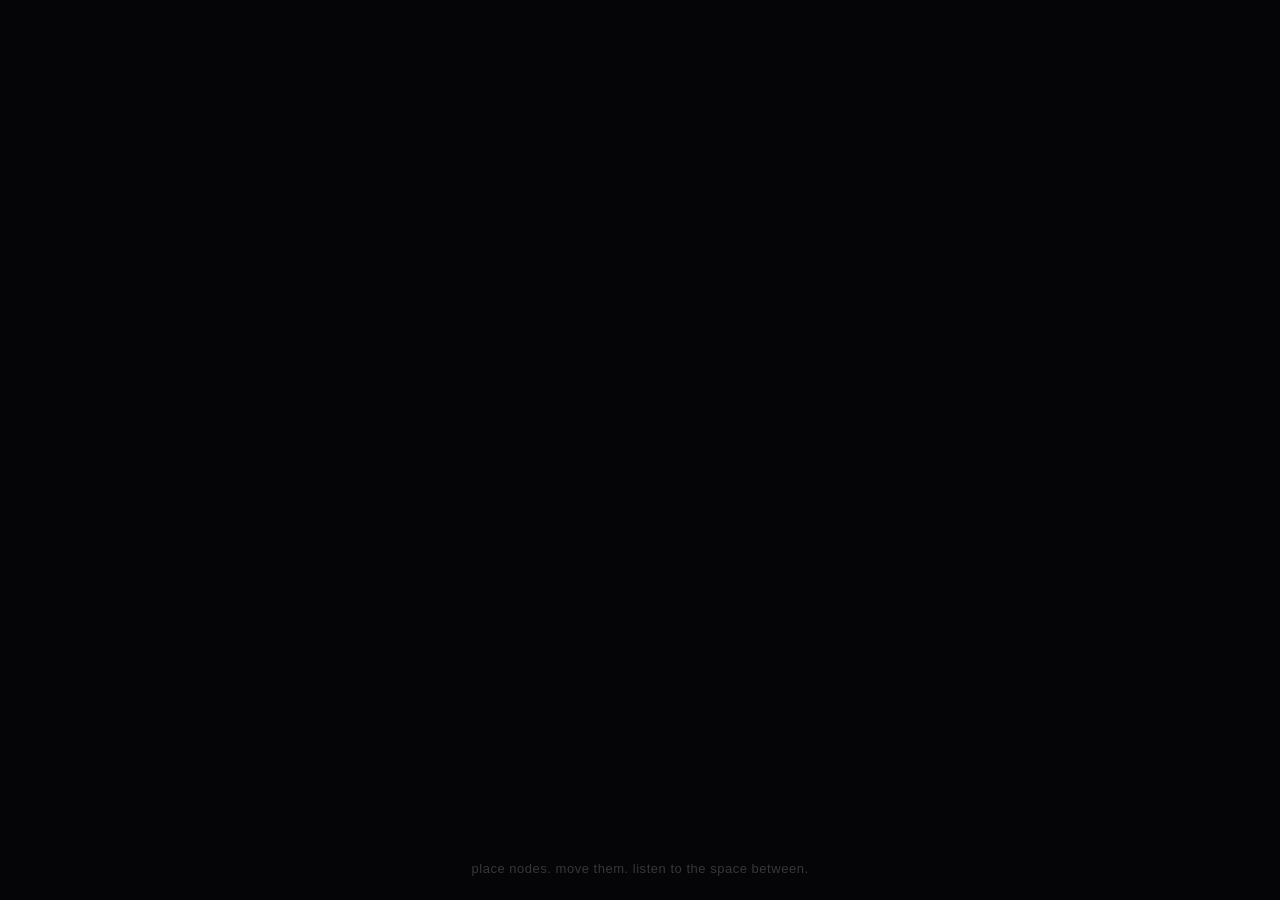
<file: games/resonance/index.html>
<!DOCTYPE html>
<html lang="en">
<head>
<meta charset="UTF-8">
<meta name="viewport" content="width=device-width, initial-scale=1.0, user-scalable=no">
<title>Resonance</title>
<style>
  * { margin: 0; padding: 0; box-sizing: border-box; }
  html, body {
    width: 100%; height: 100%;
    overflow: hidden;
    background: #050508;
    font-family: 'Inter', -apple-system, sans-serif;
    cursor: crosshair;
    touch-action: none;
    -webkit-user-select: none;
    user-select: none;
  }
  canvas {
    display: block;
    width: 100%; height: 100%;
  }
  #hint {
    position: fixed;
    bottom: 24px;
    left: 0; right: 0;
    text-align: center;
    color: rgba(255,255,255,0.2);
    font-size: 13px;
    letter-spacing: 0.04em;
    pointer-events: none;
    transition: opacity 1.5s;
  }
  #hint.faded { opacity: 0; }
  #node-count {
    position: fixed;
    top: 16px;
    right: 20px;
    color: rgba(255,255,255,0.12);
    font-size: 12px;
    pointer-events: none;
  }
</style>
</head>
<body>
<canvas id="c"></canvas>
<div id="hint">place nodes. move them. listen to the space between.</div>
<div id="node-count"></div>
<script>
(function() {
  'use strict';

  // ── Canvas ──
  const canvas = document.getElementById('c');
  const ctx = canvas.getContext('2d');
  let W, H;

  function resize() {
    W = canvas.width = window.innerWidth * devicePixelRatio;
    H = canvas.height = window.innerHeight * devicePixelRatio;
    canvas.style.width = window.innerWidth + 'px';
    canvas.style.height = window.innerHeight + 'px';
    ctx.setTransform(devicePixelRatio, 0, 0, devicePixelRatio, 0, 0);
  }
  resize();
  window.addEventListener('resize', resize);

  // ── Audio ──
  let audioCtx = null;
  let masterGain = null;
  let reverbGain = null;
  let dryGain = null;
  let compressor = null;

  // Pentatonic scale across 3 octaves: C3-A5
  const BASE_NOTES = [
    130.81, 146.83, 164.81, 196.00, 220.00,  // C3 D3 E3 G3 A3
    261.63, 293.66, 329.63, 392.00, 440.00,  // C4 D4 E4 G4 A4
    523.25, 587.33, 659.25, 783.99, 880.00   // C5 D5 E5 G5 A5
  ];

  function initAudio() {
    if (audioCtx) return;
    audioCtx = new (window.AudioContext || window.webkitAudioContext)();

    compressor = audioCtx.createDynamicsCompressor();
    compressor.threshold.value = -20;
    compressor.knee.value = 10;
    compressor.ratio.value = 4;

    masterGain = audioCtx.createGain();
    masterGain.gain.value = 0.6;

    // Simple reverb via delay feedback
    dryGain = audioCtx.createGain();
    dryGain.gain.value = 0.7;

    reverbGain = audioCtx.createGain();
    reverbGain.gain.value = 0.3;

    const delay1 = audioCtx.createDelay(1.0);
    delay1.delayTime.value = 0.15;
    const delay2 = audioCtx.createDelay(1.0);
    delay2.delayTime.value = 0.23;
    const fb1 = audioCtx.createGain();
    fb1.gain.value = 0.35;
    const fb2 = audioCtx.createGain();
    fb2.gain.value = 0.25;
    const reverbFilter = audioCtx.createBiquadFilter();
    reverbFilter.type = 'lowpass';
    reverbFilter.frequency.value = 2500;

    // Routing: source -> compressor -> dry + reverb -> master -> output
    compressor.connect(dryGain);
    dryGain.connect(masterGain);

    compressor.connect(delay1);
    delay1.connect(fb1);
    fb1.connect(delay1);
    delay1.connect(reverbFilter);

    compressor.connect(delay2);
    delay2.connect(fb2);
    fb2.connect(delay2);
    delay2.connect(reverbFilter);

    reverbFilter.connect(reverbGain);
    reverbGain.connect(masterGain);

    masterGain.connect(audioCtx.destination);

    // Subtle low drone
    const drone = audioCtx.createOscillator();
    drone.type = 'sine';
    drone.frequency.value = 65.41; // C2
    const droneGain = audioCtx.createGain();
    droneGain.gain.value = 0.015;
    const droneFilter = audioCtx.createBiquadFilter();
    droneFilter.type = 'lowpass';
    droneFilter.frequency.value = 200;
    drone.connect(droneFilter);
    droneFilter.connect(droneGain);
    droneGain.connect(masterGain);
    drone.start();
  }

  // ── State ──
  const nodes = [];
  const connections = new Map(); // key: 'id1-id2' -> connection object
  let nextId = 0;
  let dragNode = null;
  let dragOffset = { x: 0, y: 0 };
  let hintFaded = false;

  const MAX_DIST = 250;
  const WAVEFORMS = ['sine', 'triangle', 'sine', 'square'];

  function makeNode(x, y) {
    return {
      id: nextId++,
      x: x,
      y: y,
      r: 6,
      phase: Math.random() * Math.PI * 2,
      connCount: 0
    };
  }

  function connKey(a, b) {
    const lo = Math.min(a.id, b.id);
    const hi = Math.max(a.id, b.id);
    return lo + '-' + hi;
  }

  function distToNote(dist) {
    // Map distance 0-MAX_DIST to note index (high to low)
    const t = dist / MAX_DIST;
    const idx = Math.floor(t * (BASE_NOTES.length - 1));
    return BASE_NOTES[Math.min(BASE_NOTES.length - 1, Math.max(0, BASE_NOTES.length - 1 - idx))];
  }

  function distToVolume(dist) {
    if (dist >= MAX_DIST) return 0;
    const t = dist / MAX_DIST;
    return Math.pow(1 - t, 1.5) * 0.18;
  }

  function createConnection(a, b) {
    const key = connKey(a, b);
    if (connections.has(key)) return;

    initAudio();

    const dist = Math.hypot(a.x - b.x, a.y - b.y);
    const freq = distToNote(dist);
    const vol = distToVolume(dist);
    const waveIdx = (a.id + b.id) % WAVEFORMS.length;

    const osc = audioCtx.createOscillator();
    osc.type = WAVEFORMS[waveIdx];
    osc.frequency.value = freq;

    // Second detuned oscillator for richness
    const osc2 = audioCtx.createOscillator();
    osc2.type = 'sine';
    osc2.frequency.value = freq * 1.002;

    const gain = audioCtx.createGain();
    gain.gain.value = 0; // start silent, fade in

    const gain2 = audioCtx.createGain();
    gain2.gain.value = 0;

    osc.connect(gain);
    osc2.connect(gain2);
    gain.connect(compressor);
    gain2.connect(compressor);

    osc.start();
    osc2.start();

    // Fade in
    const now = audioCtx.currentTime;
    gain.gain.setTargetAtTime(vol, now, 0.08);
    gain2.gain.setTargetAtTime(vol * 0.3, now, 0.08);

    const conn = {
      key: key,
      a: a,
      b: b,
      osc: osc,
      osc2: osc2,
      gain: gain,
      gain2: gain2,
      volume: vol,
      freq: freq,
      birth: Date.now(),
      dying: false,
      opacity: 0
    };

    connections.set(key, conn);
    a.connCount++;
    b.connCount++;
  }

  function updateConnection(conn) {
    const dist = Math.hypot(conn.a.x - conn.b.x, conn.a.y - conn.b.y);

    if (dist >= MAX_DIST) {
      destroyConnection(conn);
      return;
    }

    const freq = distToNote(dist);
    const vol = distToVolume(dist);
    const now = audioCtx.currentTime;

    conn.osc.frequency.setTargetAtTime(freq, now, 0.05);
    conn.osc2.frequency.setTargetAtTime(freq * 1.002, now, 0.05);
    conn.gain.gain.setTargetAtTime(vol, now, 0.05);
    conn.gain2.gain.setTargetAtTime(vol * 0.3, now, 0.05);
    conn.volume = vol;
    conn.freq = freq;
  }

  function destroyConnection(conn) {
    if (conn.dying) return;
    conn.dying = true;
    conn.a.connCount = Math.max(0, conn.a.connCount - 1);
    conn.b.connCount = Math.max(0, conn.b.connCount - 1);

    if (audioCtx) {
      const now = audioCtx.currentTime;
      conn.gain.gain.setTargetAtTime(0, now, 0.15);
      conn.gain2.gain.setTargetAtTime(0, now, 0.15);
      setTimeout(function() {
        try { conn.osc.stop(); } catch(e) {}
        try { conn.osc2.stop(); } catch(e) {}
        try { conn.gain.disconnect(); } catch(e) {}
        try { conn.gain2.disconnect(); } catch(e) {}
        connections.delete(conn.key);
      }, 600);
    } else {
      connections.delete(conn.key);
    }
  }

  function removeNode(node) {
    // Destroy all connections for this node
    connections.forEach(function(conn) {
      if (conn.a === node || conn.b === node) {
        destroyConnection(conn);
      }
    });
    const idx = nodes.indexOf(node);
    if (idx !== -1) nodes.splice(idx, 1);
  }

  // ── Interaction ──
  function getPos(e) {
    if (e.touches && e.touches.length > 0) {
      return { x: e.touches[0].clientX, y: e.touches[0].clientY };
    }
    return { x: e.clientX, y: e.clientY };
  }

  function findNode(x, y) {
    for (let i = nodes.length - 1; i >= 0; i--) {
      const n = nodes[i];
      if (Math.hypot(n.x - x, n.y - y) < 20) return n;
    }
    return null;
  }

  function onDown(e) {
    e.preventDefault();
    const pos = getPos(e);
    const hit = findNode(pos.x, pos.y);

    if (hit) {
      dragNode = hit;
      dragOffset.x = hit.x - pos.x;
      dragOffset.y = hit.y - pos.y;
    }
  }

  function onMove(e) {
    e.preventDefault();
    if (!dragNode) return;
    const pos = getPos(e);
    dragNode.x = pos.x + dragOffset.x;
    dragNode.y = pos.y + dragOffset.y;

    // Update all connections involving this node
    connections.forEach(function(conn) {
      if (conn.a === dragNode || conn.b === dragNode) {
        updateConnection(conn);
      }
    });
  }

  function onUp(e) {
    if (!dragNode) {
      // Place new node
      const pos = getPos(e.changedTouches ? e : e);
      let x, y;
      if (e.changedTouches && e.changedTouches.length > 0) {
        x = e.changedTouches[0].clientX;
        y = e.changedTouches[0].clientY;
      } else {
        x = e.clientX;
        y = e.clientY;
      }

      if (x === undefined) { dragNode = null; return; }

      const existing = findNode(x, y);
      if (!existing) {
        initAudio();
        const node = makeNode(x, y);
        nodes.push(node);

        // Check for connections with all existing nodes
        for (let i = 0; i < nodes.length; i++) {
          if (nodes[i] === node) continue;
          const dist = Math.hypot(node.x - nodes[i].x, node.y - nodes[i].y);
          if (dist < MAX_DIST) {
            createConnection(node, nodes[i]);
          }
        }

        if (!hintFaded) {
          hintFaded = true;
          document.getElementById('hint').classList.add('faded');
        }
      }
    }
    dragNode = null;
  }

  function onContext(e) {
    e.preventDefault();
    const hit = findNode(e.clientX, e.clientY);
    if (hit) removeNode(hit);
  }

  function onDblClick(e) {
    e.preventDefault();
    // Clear all
    while (nodes.length > 0) removeNode(nodes[0]);
  }

  canvas.addEventListener('mousedown', onDown);
  canvas.addEventListener('mousemove', onMove);
  canvas.addEventListener('mouseup', onUp);
  canvas.addEventListener('contextmenu', onContext);
  canvas.addEventListener('dblclick', onDblClick);
  canvas.addEventListener('touchstart', onDown, { passive: false });
  canvas.addEventListener('touchmove', onMove, { passive: false });
  canvas.addEventListener('touchend', onUp, { passive: false });

  // ── Check for new connections each frame ──
  function checkConnections() {
    for (let i = 0; i < nodes.length; i++) {
      for (let j = i + 1; j < nodes.length; j++) {
        const dist = Math.hypot(nodes[i].x - nodes[j].x, nodes[i].y - nodes[j].y);
        const key = connKey(nodes[i], nodes[j]);
        const existing = connections.get(key);
        if (dist < MAX_DIST && !existing) {
          createConnection(nodes[i], nodes[j]);
        }
      }
    }
  }

  // ── Render ──
  const time = { now: 0, dt: 0, last: 0 };

  function draw(ts) {
    requestAnimationFrame(draw);

    time.now = ts / 1000;
    time.dt = Math.min(time.now - time.last, 0.05);
    time.last = time.now;

    const w = window.innerWidth;
    const h = window.innerHeight;
    ctx.clearRect(0, 0, w, h);

    checkConnections();

    // Draw connections
    connections.forEach(function(conn) {
      if (conn.dying) {
        conn.opacity = Math.max(0, conn.opacity - time.dt * 3);
      } else {
        conn.opacity = Math.min(1, conn.opacity + time.dt * 5);
      }
      if (conn.opacity <= 0) return;

      const dist = Math.hypot(conn.a.x - conn.b.x, conn.a.y - conn.b.y);
      const intensity = Math.max(0, 1 - dist / MAX_DIST);
      const alpha = intensity * 0.6 * conn.opacity;

      // Line glow
      const hue = 190 + (conn.freq / 880) * 40; // cyan to blue-purple
      ctx.beginPath();
      ctx.moveTo(conn.a.x, conn.a.y);
      ctx.lineTo(conn.b.x, conn.b.y);
      ctx.strokeStyle = 'hsla(' + hue + ', 80%, 65%, ' + alpha + ')';
      ctx.lineWidth = 1.5 + intensity * 2;
      ctx.stroke();

      // Broader glow layer
      ctx.beginPath();
      ctx.moveTo(conn.a.x, conn.a.y);
      ctx.lineTo(conn.b.x, conn.b.y);
      ctx.strokeStyle = 'hsla(' + hue + ', 80%, 65%, ' + (alpha * 0.25) + ')';
      ctx.lineWidth = 6 + intensity * 8;
      ctx.stroke();

      // Traveling particle along the connection
      if (!conn.dying) {
        const speed = 0.3 + intensity * 0.7;
        const t = (time.now * speed) % 1;
        const px = conn.a.x + (conn.b.x - conn.a.x) * t;
        const py = conn.a.y + (conn.b.y - conn.a.y) * t;
        ctx.beginPath();
        ctx.arc(px, py, 2 + intensity * 2, 0, Math.PI * 2);
        ctx.fillStyle = 'hsla(' + hue + ', 90%, 75%, ' + (alpha * 0.8) + ')';
        ctx.fill();
      }
    });

    // Draw nodes
    for (let i = 0; i < nodes.length; i++) {
      const n = nodes[i];
      const connected = n.connCount > 0;
      const pulse = Math.sin(time.now * 2 + n.phase) * 0.3 + 0.7;
      const baseAlpha = connected ? 0.9 : 0.3;
      const alpha = baseAlpha * pulse;
      const baseR = connected ? 7 : 5;
      const r = baseR + (connected ? Math.sin(time.now * 3 + n.phase) * 1.5 : 0);

      // Outer glow for connected nodes
      if (connected) {
        const glowR = r + 10 + n.connCount * 3;
        const grad = ctx.createRadialGradient(n.x, n.y, r, n.x, n.y, glowR);
        grad.addColorStop(0, 'rgba(34, 211, 238, ' + (0.12 * pulse) + ')');
        grad.addColorStop(1, 'rgba(34, 211, 238, 0)');
        ctx.beginPath();
        ctx.arc(n.x, n.y, glowR, 0, Math.PI * 2);
        ctx.fillStyle = grad;
        ctx.fill();
      }

      // Node circle
      ctx.beginPath();
      ctx.arc(n.x, n.y, r, 0, Math.PI * 2);
      if (connected) {
        ctx.fillStyle = 'rgba(34, 211, 238, ' + alpha + ')';
      } else {
        ctx.fillStyle = 'rgba(255, 255, 255, ' + alpha + ')';
      }
      ctx.fill();

      // Inner highlight
      ctx.beginPath();
      ctx.arc(n.x, n.y, r * 0.5, 0, Math.PI * 2);
      ctx.fillStyle = 'rgba(255, 255, 255, ' + (alpha * 0.5) + ')';
      ctx.fill();
    }

    // Node count
    document.getElementById('node-count').textContent =
      nodes.length > 0 ? nodes.length + ' node' + (nodes.length !== 1 ? 's' : '') + ' · ' +
      countActiveConnections() + ' connection' + (countActiveConnections() !== 1 ? 's' : '') : '';
  }

  function countActiveConnections() {
    let count = 0;
    connections.forEach(function(c) { if (!c.dying) count++; });
    return count;
  }

  requestAnimationFrame(draw);
})();
</script>
</body>
</html>
</file>
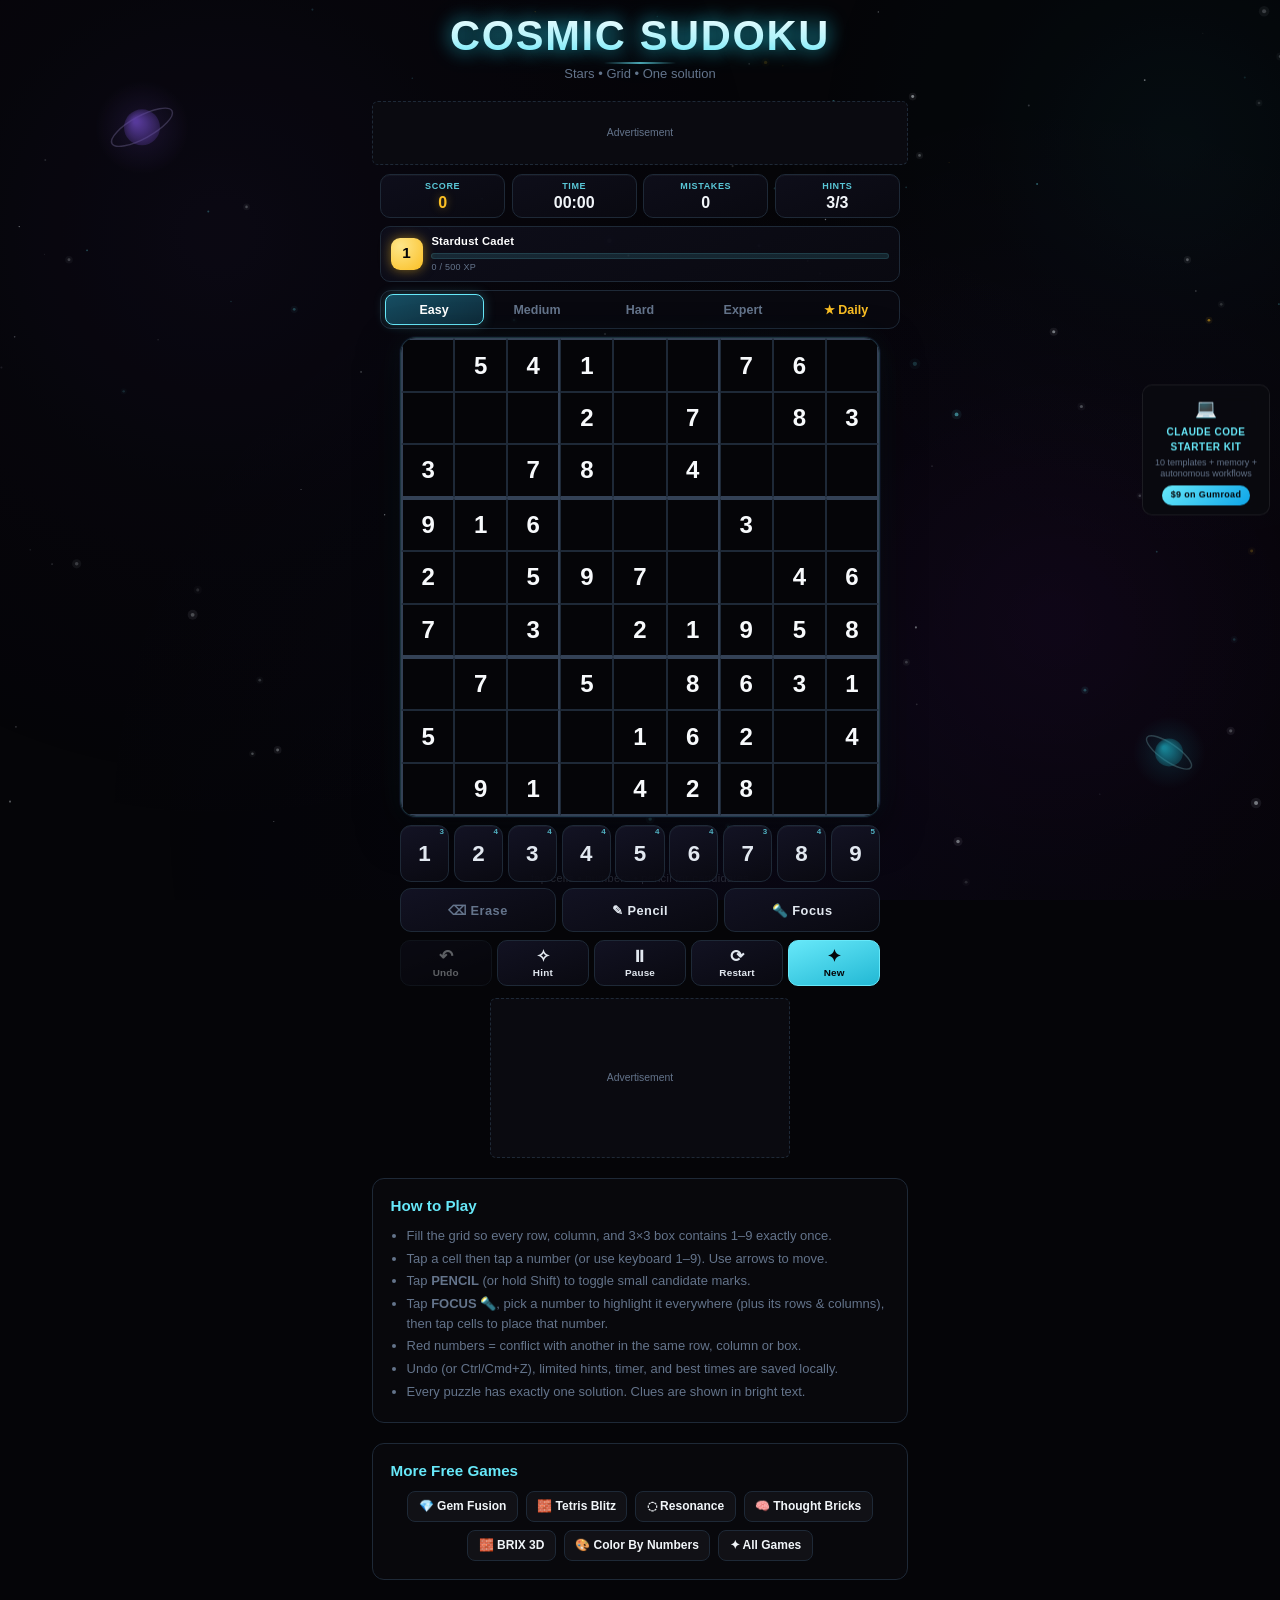
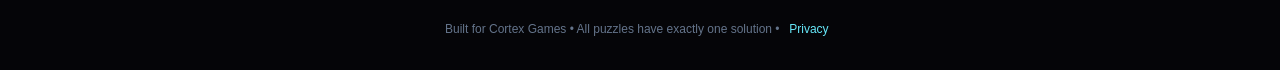
<file: games/sudoku/index.html>
<!DOCTYPE html>
<html lang="en">
<head>
<meta charset="UTF-8">
<meta name="viewport" content="width=device-width, initial-scale=1.0, maximum-scale=1.0, user-scalable=no">
<title>Cosmic Sudoku — Free Online | Cortex Games</title>
<meta name="description" content="Play Cosmic Sudoku free online. 9x9 logic puzzle among the stars with live scoring, combo multipliers, XP levels & cosmic ranks, a daily challenge, 4 difficulties (Easy to Expert), pencil marks, hints, undo, timer, best times and resume. Deep space nebulae theme, touch + keyboard.">
<meta name="robots" content="index, follow">
<link rel="canonical" href="https://cortexgames.com/games/sudoku/">
<meta property="og:type" content="website">
<meta property="og:title" content="Cosmic Sudoku — Free Online Logic Puzzle | Cortex Games">
<meta property="og:description" content="Cosmic Sudoku: 9x9 logic among the stars with live scoring, combos, XP levels & ranks, and a daily challenge. Pencil, hints, undo, best times. Play instantly.">
<meta property="og:url" content="https://cortexgames.com/games/sudoku/">
<meta name="twitter:card" content="summary_large_image">
<script type="application/ld+json">
{
  "@context": "https://schema.org",
  "@type": "VideoGame",
  "name": "Cosmic Sudoku",
  "description": "9x9 logic puzzle set in deep space with live scoring, combo multipliers, XP levels and cosmic ranks, and a daily challenge. 4 difficulties, pencil marks, hints, undo, timer, best times. Cosmic nebulae and celestial visuals. Keyboard and touch.",
  "genre": ["Puzzle", "Logic", "Brain Training"],
  "gamePlatform": "Web Browser",
  "applicationCategory": "Game",
  "operatingSystem": "Any",
  "offers": { "@type": "Offer", "price": "0", "priceCurrency": "USD" },
  "url": "https://cortexgames.com/games/sudoku/"
}
</script>
<style>
:root {
  --bg: #050508;
  --bg-elev: #0a0a10;
  --text: #f1f5f9;
  --text-muted: #64748b;
--cyan: #67e8f9;
  --cyan-dim: #164e63;
  --purple: #c026ff;
  --nebula: #6b46c1;
  --gold: #fbbf24;
  --star: #f0f9ff;
  --border: #1e2937;
  --error: #f87171;
  --font: -apple-system, BlinkMacSystemFont, 'Segoe UI', Roboto, 'Helvetica Neue', Arial, sans-serif;
}
*,*::before,*::after{box-sizing:border-box;margin:0;padding:0}
html,body{width:100%;height:100%}
body{
  font-family:var(--font);
  background:var(--bg);
  color:var(--text);
  line-height:1.5;
  overflow-x:hidden;
  -webkit-user-select:none;user-select:none;
  touch-action:manipulation;
}
a{color:var(--cyan);text-decoration:none}
a:hover{color:#67e8f9}

/* Background neural grid + particles (inspired exactly by Grok Imagine 8.jpg: cyan grid, soft curves, floating nodes on #050508 void) */
#bg-canvas{
  position:fixed;top:0;left:0;width:100vw;height:100vh;z-index:0;pointer-events:none;opacity:0.7;
}
.page-wrap{position:relative;z-index:1;max-width:560px;margin:0 auto;padding:0 0.75rem;width:100%}

/* Header with glow title evoking Imagine 7.jpg hero (geometric grid + cyan connections on SUDOKU) */
.game-header{text-align:center;padding:0.9rem 0 0.5rem}
.game-header h1{
  font-size:clamp(1.5rem, 8.5vw, 2.4rem);font-weight:900;letter-spacing:0.04em;text-transform:uppercase;
  color:#fff;line-height:1.05;white-space:nowrap;
  background:linear-gradient(180deg,#fff 0%,#cffafe 55%,#67e8f9 100%);
  -webkit-background-clip:text;background-clip:text;-webkit-text-fill-color:transparent;
  text-shadow:0 0 18px rgba(34,211,238,0.35);
  filter:drop-shadow(0 0 10px rgba(34,211,238,0.45));
  position:relative;display:inline-block;
}
.game-header h1::after{
  content:'';position:absolute;left:50%;bottom:-6px;transform:translateX(-50%);
  width:72px;height:2px;background:linear-gradient(90deg,transparent,var(--cyan),transparent);opacity:0.7;
}
.game-header p{color:var(--text-muted);font-size:0.8125rem;margin-top:0.35rem}

/* HUD */
.hud{display:flex;flex-direction:column;gap:0.5rem;align-items:stretch;margin:0.4rem auto 0.5rem;max-width:520px;font-size:0.8125rem}
.hud-row{display:flex;gap:0.4rem;align-items:stretch;justify-content:center}
.hud-item{
  background:linear-gradient(160deg,rgba(15,15,28,0.92),rgba(10,10,18,0.92));
  border:1px solid var(--border);border-radius:10px;
  padding:0.3rem 0.5rem;flex:1 1 0;min-width:0;text-align:center;
  box-shadow:inset 0 1px 0 rgba(255,255,255,0.03);
}
.hud-item .lab{font-size:0.5625rem;color:var(--cyan);font-weight:800;letter-spacing:0.07em;text-transform:uppercase;opacity:0.85}
.hud-item .val{font-size:1rem;font-weight:800;line-height:1.15}
.hud-item.score-item .val{color:var(--gold);text-shadow:0 0 10px rgba(251,191,36,0.4)}
.timer{font-variant-numeric:tabular-nums}

/* Level / XP bar */
.level-bar-wrap{
  display:flex;align-items:center;gap:0.55rem;
  background:linear-gradient(160deg,rgba(15,15,28,0.92),rgba(10,10,18,0.92));
  border:1px solid var(--border);border-radius:10px;padding:0.4rem 0.6rem;
}
.level-badge{
  flex:none;width:32px;height:32px;border-radius:9px;display:flex;align-items:center;justify-content:center;
  font-weight:900;font-size:0.95rem;color:#050508;
  background:radial-gradient(circle at 30% 25%,#fde68a,var(--gold));
  box-shadow:0 0 12px rgba(251,191,36,0.5);
}
.level-info{flex:1;min-width:0}
.rank-name{font-size:0.7rem;font-weight:800;color:#fff;letter-spacing:0.02em;white-space:nowrap;overflow:hidden;text-overflow:ellipsis}
.xp-track{height:6px;border-radius:999px;background:rgba(103,232,249,0.12);overflow:hidden;margin-top:3px;border:1px solid rgba(103,232,249,0.12)}
.xp-fill{height:100%;width:0;border-radius:999px;background:linear-gradient(90deg,var(--cyan),#a855f7);box-shadow:0 0 8px rgba(103,232,249,0.6);transition:width 0.6s cubic-bezier(.2,.8,.2,1)}
.xp-text{font-size:0.5625rem;color:var(--text-muted);margin-top:2px;letter-spacing:0.03em}

/* Difficulty selector — segmented control, always fits one row */
.diff-pills{display:flex;gap:0.25rem;width:100%;background:rgba(10,10,18,0.7);border:1px solid var(--border);border-radius:11px;padding:0.22rem}
.diff-btn{
  flex:1 1 0;min-width:0;font-size:clamp(0.62rem,2.8vw,0.78rem);font-weight:800;
  padding:0.42rem 0.15rem;border-radius:8px;white-space:nowrap;
  background:transparent;border:1px solid transparent;color:var(--text-muted);cursor:pointer;
  transition:all 0.12s;display:flex;align-items:center;justify-content:center;gap:0.2rem;
}
.diff-btn.active{background:linear-gradient(160deg,var(--cyan-dim),rgba(22,78,99,0.5));border-color:var(--cyan);color:#fff;box-shadow:0 0 12px rgba(103,232,249,0.25)}
.diff-btn:hover:not(.active){color:#e2e8f0;background:rgba(255,255,255,0.04)}
.diff-btn:focus-visible{outline:2px solid var(--cyan);outline-offset:1px}
.diff-btn.daily{color:var(--gold)}
.diff-btn.daily.active{background:linear-gradient(160deg,rgba(120,80,10,0.6),rgba(80,55,8,0.4));border-color:var(--gold);color:#fde68a;box-shadow:0 0 12px rgba(251,191,36,0.3)}
.diff-btn .daily-check{font-size:0.7em}

/* Game board */
#game-wrap{
  position:relative;margin:0.5rem auto;
  max-width:480px;
  width:100%;
  border-radius:16px;
  border:1px solid rgba(103,232,249,0.18);
  background:radial-gradient(circle at 50% 0%, rgba(20,20,40,0.9), var(--bg-elev) 70%);
  box-shadow:0 0 0 1px rgba(15,23,42,0.6), 0 14px 40px rgba(0,0,0,0.6), 0 0 30px rgba(103,232,249,0.06);
  overflow:hidden;
}
.sudoku-grid{
  display:grid;grid-template-columns:repeat(9,1fr);
  width:100%;aspect-ratio:1/1;
  background:#050508;
  gap:0;border:0;
}
.cell{
  position:relative;display:flex;align-items:center;justify-content:center;
  font-size:clamp(1rem,5.2vw,1.5rem);font-weight:700;color:#e2e8f0;
  background:transparent;
  border:1px solid var(--border);
  cursor:pointer;transition:background 0.12s, color 0.12s, box-shadow 0.12s;
  min-height:34px;
  user-select:none;
}
.cell:focus-visible{outline:2px solid var(--cyan);outline-offset:-2px;z-index:3}
.cell.clue{color:#f8fafc;font-weight:800}
/* peer highlighting: row/col/box of selection */
.cell.peer{background:rgba(103,232,249,0.055)}
/* same-number highlight */
.cell.same-num{background:rgba(168,85,247,0.16);color:#e9d5ff}
/* Focus mode: rows/columns occupied by the chosen number (soft tint, lighter than peer) */
.cell.focus-line{background:rgba(251,191,36,0.07)}
/* Focus mode: cells holding the chosen number (strong gold glow, dominates same-num/peer) */
.cell.focus-num{background:rgba(251,191,36,0.28)!important;color:#fffbeb!important;text-shadow:0 0 10px rgba(251,191,36,0.9);box-shadow:inset 0 0 0 1px rgba(251,191,36,0.55),0 0 14px rgba(251,191,36,0.3);z-index:1}
.cell.selected{background:rgba(34,211,238,0.2)!important;box-shadow:inset 0 0 0 2px var(--cyan),0 0 14px rgba(103,232,249,0.35);z-index:2}
.cell.conflict{color:var(--error)!important;background:rgba(248,113,113,0.12)!important}
.cell.pop{animation:cellPop 0.32s ease-out}
.cell.wrong{animation:cellShake 0.34s ease}
@keyframes cellPop{0%{transform:scale(0.5);text-shadow:0 0 12px var(--cyan)}55%{transform:scale(1.22);text-shadow:0 0 18px var(--cyan)}100%{transform:scale(1);text-shadow:none}}
@keyframes cellShake{0%,100%{transform:translateX(0)}20%{transform:translateX(-4px)}40%{transform:translateX(4px)}60%{transform:translateX(-3px)}80%{transform:translateX(3px)}}
.cell.flash-red{box-shadow:inset 0 0 0 2px var(--error)}
.cell .cands{
  position:absolute;inset:1px 2px 2px 2px;display:grid;grid-template-columns:repeat(3,1fr);grid-template-rows:repeat(3,1fr);
  font-size:0.42rem;font-weight:600;color:rgba(148,163,184,0.75);pointer-events:none;line-height:1;
  text-align:center;align-items:center;justify-items:center;
}
.cell .cands span{transform:translateY(-0.5px)}

/* Combo popup near board */
.combo-pop{
  position:absolute;left:50%;top:42%;transform:translate(-50%,-50%) scale(0.6);
  z-index:25;pointer-events:none;opacity:0;font-weight:900;letter-spacing:0.04em;text-align:center;
}
.combo-pop.show{animation:comboFx 0.95s cubic-bezier(.2,.9,.3,1) forwards}
.combo-pop .cnum{font-size:2.4rem;line-height:1;background:linear-gradient(180deg,#fff,var(--gold));-webkit-background-clip:text;background-clip:text;-webkit-text-fill-color:transparent;filter:drop-shadow(0 0 14px rgba(251,191,36,0.7))}
.combo-pop .cpts{font-size:0.95rem;color:var(--cyan);text-shadow:0 0 8px rgba(103,232,249,0.6);margin-top:2px}
@keyframes comboFx{0%{opacity:0;transform:translate(-50%,-50%) scale(0.5)}20%{opacity:1;transform:translate(-50%,-50%) scale(1.1)}70%{opacity:1;transform:translate(-50%,-60%) scale(1)}100%{opacity:0;transform:translate(-50%,-95%) scale(0.95)}}

/* 3x3 box borders */
.cell:nth-child(3n){border-right-width:2px;border-right-color:#334155}
.cell:nth-child(9n+1){border-left-width:2px;border-left-color:#334155}
.cell:nth-child(n+19):nth-child(-n+27),.cell:nth-child(n+46):nth-child(-n+54),.cell:nth-child(n+73):nth-child(-n+81){border-bottom-width:2px;border-bottom-color:#334155}
.cell:nth-child(-n+9),.cell:nth-child(n+28):nth-child(-n+36),.cell:nth-child(n+55):nth-child(-n+63){border-top-width:2px;border-top-color:#334155}

/* Number pad — large thumb-friendly digits, full width on phone */
.pad{display:grid;grid-template-columns:repeat(9,minmax(0,1fr));gap:0.3rem;max-width:480px;width:100%;margin:0.5rem auto 0.4rem}
.pad-btn[data-num]{
  position:relative;aspect-ratio:1/1.15;min-height:46px;border-radius:11px;
  border:1px solid var(--border);
  background:linear-gradient(160deg,rgba(20,20,38,0.95),rgba(10,10,18,0.95));
  color:#e2e8f0;font-size:clamp(1.05rem,4.6vw,1.4rem);font-weight:800;cursor:pointer;
  display:flex;align-items:center;justify-content:center;
  transition:transform 0.06s, background 0.12s, border-color 0.12s, box-shadow 0.12s;
  box-shadow:inset 0 1px 0 rgba(255,255,255,0.04);
}
.pad-btn[data-num]:active{transform:scale(0.92)}
.pad-btn[data-num]:hover{border-color:var(--cyan);box-shadow:0 0 12px rgba(103,232,249,0.2)}
.pad-btn[data-num] .rem{
  position:absolute;top:2px;right:4px;font-size:0.5rem;font-weight:700;color:var(--cyan);opacity:0.75;line-height:1;
}
.pad-btn[data-num].depleted{opacity:0.32;pointer-events:none;color:var(--text-muted)}
.pad-btn[data-num].depleted .rem{color:var(--text-muted)}
/* secondary pad row: clear + pencil + focus */
.pad-actions{display:grid;grid-template-columns:repeat(3,minmax(0,1fr));gap:0.4rem;max-width:480px;width:100%;margin:0 auto 0.5rem}
.pad-btn.util{
  min-height:44px;border-radius:11px;border:1px solid var(--border);
  background:linear-gradient(160deg,rgba(20,20,38,0.9),rgba(10,10,18,0.9));
  color:#e2e8f0;font-size:0.8rem;font-weight:800;letter-spacing:0.04em;cursor:pointer;
  display:flex;align-items:center;justify-content:center;gap:0.35rem;
  transition:transform 0.06s, background 0.12s, border-color 0.12s;
}
.pad-btn.util:active{transform:scale(0.97)}
.pad-btn.util:hover{border-color:var(--cyan)}
.pad-btn.util.clear{color:var(--text-muted)}
.pad-btn.util.mode.active{background:var(--cyan);color:#050508;border-color:var(--cyan)}
/* Focus toggle active state — gold ring so it reads distinct from Pencil's cyan */
.pad-btn.util.focus.active{background:linear-gradient(160deg,rgba(120,80,10,0.65),rgba(80,55,8,0.5));color:#fde68a;border-color:var(--gold);box-shadow:0 0 12px rgba(251,191,36,0.45),inset 0 0 0 1px rgba(251,191,36,0.5)}
/* chosen focus digit indicated on the number pad */
.pad-btn[data-num].focus-active{border-color:var(--gold);color:#fde68a;box-shadow:0 0 14px rgba(251,191,36,0.5),inset 0 0 0 1px rgba(251,191,36,0.55)}

/* Action buttons — compact even bar, wraps gracefully */
.actions{display:grid;grid-template-columns:repeat(5,minmax(0,1fr));gap:0.35rem;max-width:480px;width:100%;margin:0.4rem auto 0.75rem}
.btn{
  display:inline-flex;flex-direction:column;align-items:center;justify-content:center;gap:0.1rem;
  min-height:46px;padding:0.3rem 0.2rem;border-radius:10px;font-weight:700;font-size:0.62rem;letter-spacing:0.02em;
  cursor:pointer;border:1px solid var(--border);
  background:linear-gradient(160deg,rgba(20,20,38,0.9),rgba(10,10,18,0.9));color:#e2e8f0;
  transition:background 0.12s,transform 0.06s,border-color 0.12s;
}
.btn .bi{font-size:1.05rem;line-height:1}
.btn:active{transform:scale(0.95)}
.btn:hover{border-color:var(--cyan)}
.btn-primary{background:linear-gradient(160deg,var(--cyan),#22b8d4);color:#050508;border-color:var(--cyan)}
.btn-primary .bi,.btn-primary{color:#050508}
.btn-primary:hover{background:var(--cyan)}
.btn:disabled{opacity:0.4;cursor:not-allowed}

/* Overlays & win */
.overlay{
  position:absolute;inset:0;background:rgba(5,5,8,0.88);backdrop-filter:blur(8px);
  display:flex;flex-direction:column;align-items:center;justify-content:center;
  z-index:20;opacity:0;pointer-events:none;transition:opacity 0.2s;
  border-radius:14px;
}
.overlay.active{opacity:1;pointer-events:all}
.win-content{text-align:center;width:100%;max-width:340px;padding:0.5rem 1rem;max-height:100%;overflow-y:auto}
.win-content h2{font-size:1.4rem;margin-bottom:0.15rem;color:#fff;text-shadow:0 0 14px rgba(103,232,249,0.4)}
.win-content p{color:var(--text-muted);margin-bottom:0.5rem;font-size:0.8125rem}
#pulse-canvas{width:96px;height:96px;margin:0 auto 0.35rem;display:block}
.win-score-big{font-size:2.1rem;font-weight:900;line-height:1;background:linear-gradient(180deg,#fff,var(--gold));-webkit-background-clip:text;background-clip:text;-webkit-text-fill-color:transparent;filter:drop-shadow(0 0 12px rgba(251,191,36,0.5))}
.win-score-lab{font-size:0.6rem;letter-spacing:0.1em;text-transform:uppercase;color:var(--cyan);font-weight:800;margin-bottom:0.4rem}
.breakdown{text-align:left;background:rgba(10,10,18,0.6);border:1px solid var(--border);border-radius:10px;padding:0.5rem 0.7rem;margin:0.5rem 0;font-size:0.72rem}
.breakdown .row{display:flex;justify-content:space-between;padding:0.12rem 0;color:#cbd5e1}
.breakdown .row .v{font-weight:800;font-variant-numeric:tabular-nums}
.breakdown .row.pen .v{color:var(--error)}
.breakdown .row.bonus .v{color:var(--gold)}
.win-xp{margin:0.5rem 0}
.win-xp .xp-track{height:8px}
.win-levelup{margin:0.4rem 0;font-weight:900;font-size:0.85rem;color:var(--gold);text-shadow:0 0 12px rgba(251,191,36,0.5);animation:cellPop 0.5s ease-out}
.win-rank{font-size:0.7rem;color:var(--cyan);margin-top:2px}

/* How to play + more games (match gem-fusion style) */
.how-to,.more-games{
  max-width:620px;margin:1.25rem auto;padding:1rem 1.1rem 1.1rem;
  background:rgba(10,10,16,0.6);border:1px solid var(--border);border-radius:12px;
}
.how-to h2,.more-games h2{font-size:0.95rem;color:var(--cyan);margin-bottom:0.5rem;font-weight:700}
.how-to ul{padding-left:1rem;color:var(--text-muted);font-size:0.8125rem}
.how-to li{margin:0.2rem 0}
.more-games-grid{display:flex;gap:0.5rem;flex-wrap:wrap;justify-content:center}
.more-link{
  display:inline-flex;align-items:center;gap:0.3rem;padding:0.35rem 0.65rem;border-radius:8px;
  background:rgba(255,255,255,0.04);border:1px solid var(--border);color:var(--text);font-size:0.75rem;font-weight:600;
}
.more-link:hover{background:rgba(34,211,238,0.08);border-color:var(--cyan)}

/* Ad slots (per shared/ads.js + shared/style.css pattern). Real AdSense when enabled. Non-interrupting. Max 3. */
.ad-slot{
  background:var(--bg-elev);border:1px dashed var(--border);border-radius:6px;
  display:flex;align-items:center;justify-content:center;color:var(--text-muted);font-size:0.65rem;
  margin:0.6rem auto;min-height:64px;
}
.ad-slot-banner{max-width:640px;width:100%}
.ad-slot-side{display:none;width:300px;height:160px}
@media (min-width:860px){.ad-slot-side{display:flex}}

.side-promo{
  position:fixed;right:10px;top:50%;transform:translateY(-50%);width:128px;padding:0.6rem;
  background:rgba(10,10,16,0.92);backdrop-filter:blur(10px);border:1px solid rgba(255,255,255,0.08);
  border-radius:10px;text-decoration:none;color:var(--text);text-align:center;z-index:50;font-size:0.6875rem;
  transition:border-color .15s,box-shadow .15s;
}
.side-promo:hover{border-color:var(--cyan);box-shadow:0 4px 20px rgba(34,211,238,0.25)}
.side-promo .sp-icon{font-size:1.1rem;display:block;margin-bottom:0.2rem}
.side-promo .sp-title{font-size:0.625rem;font-weight:800;text-transform:uppercase;letter-spacing:0.05em;color:var(--cyan)}
.side-promo .sp-desc{font-size:0.5625rem;color:var(--text-muted);line-height:1.25;margin:0.15rem 0 0.35rem}
.side-promo .sp-cta{display:inline-block;padding:0.2rem 0.55rem;border-radius:999px;background:linear-gradient(135deg,var(--cyan),#0ea5e9);color:#050508;font-size:0.5625rem;font-weight:800;letter-spacing:0.04em}
@media (max-width:1100px){.side-promo{display:none}}

/* Responsive safety: never horizontal-scroll, tighten on small phones */
@media (max-width:400px){
  .page-wrap{padding:0 0.6rem}
  .pad{gap:0.22rem}
  .actions{gap:0.28rem}
  .hud-item .val{font-size:0.9rem}
}
@media (max-width:360px){
  .game-header h1{letter-spacing:0.02em}
  .btn{font-size:0.56rem}
}
/* Big screens: keep centered, comfortable */
@media (min-width:620px){
  .game-header h1{font-size:2.6rem}
}

footer{text-align:center;padding:1.25rem 0 2rem;color:var(--text-muted);font-size:0.75rem}
footer a{margin:0 0.4rem}

.sr-only{position:absolute;width:1px;height:1px;padding:0;margin:-1px;overflow:hidden;clip:rect(0,0,0,0);border:0}
</style>
</head>
<body>
<canvas id="bg-canvas" aria-hidden="true"></canvas>
<div class="page-wrap">

<header class="game-header">
  <h1>Cosmic Sudoku</h1>
  <p>Stars • Grid • One solution</p>
</header>

<!-- Top ad placeholder (banner) -->
<div class="ad-slot ad-slot-banner" aria-label="Advertisement" data-ad-slot="banner">
  <!-- Real AdSense banner slot (shared/ads.js pattern) will load here when enabled. Non-interrupting. -->
  <span>Advertisement</span>
</div>

<div class="hud">
  <div class="hud-row">
    <div class="hud-item score-item"><div class="lab">Score</div><div class="val" id="score">0</div></div>
    <div class="hud-item"><div class="lab">Time</div><div class="val timer" id="timer">00:00</div></div>
    <div class="hud-item"><div class="lab">Mistakes</div><div class="val" id="mistakes">0</div></div>
    <div class="hud-item"><div class="lab">Hints</div><div class="val" id="hints">3/3</div></div>
  </div>
  <div class="level-bar-wrap" title="Lifetime progression">
    <div class="level-badge" id="level-badge">1</div>
    <div class="level-info">
      <div class="rank-name" id="rank-name">Stardust Cadet</div>
      <div class="xp-track"><div class="xp-fill" id="xp-fill"></div></div>
      <div class="xp-text" id="xp-text">0 / 500 XP</div>
    </div>
  </div>
  <div class="diff-pills" id="diff-pills" role="group" aria-label="Mode and difficulty"></div>
</div>

<div id="game-wrap">
  <div id="grid" class="sudoku-grid" role="grid" aria-label="Sudoku board 9 by 9"></div>

  <!-- Combo popup -->
  <div class="combo-pop" id="combo-pop" aria-hidden="true">
    <div class="cnum" id="combo-num">COMBO ×2</div>
    <div class="cpts" id="combo-pts">+200</div>
  </div>

  <!-- Win overlay with Pulse mascot (inspired by Grok Imagine 9.jpg) -->
  <div class="overlay" id="win-overlay">
    <div class="win-content">
      <canvas id="pulse-canvas" width="96" height="96" aria-hidden="true"></canvas>
      <!-- Literal Pulse mascot asset generated by the CineGrok Grok Imagine pipeline (build_reference.js on sudoku_visuals.json) and inlined here as data URL from the tiny optimized version of the hero PNG. -->
      <img id="pulse-pipeline" alt="Pulse - cosmic celestial mascot (pipeline)" style="width:96px;height:96px;margin:0 auto 0.35rem;image-rendering:auto;display:block" />
      <h2>The stars align.</h2>
      <p id="win-time">Solved in 00:00</p>
      <div class="win-score-lab">Final Score</div>
      <div class="win-score-big" id="win-score">0</div>
      <div class="breakdown" id="win-breakdown"></div>
      <div class="win-xp">
        <div class="xp-text" id="win-xp-text" style="margin-bottom:3px"></div>
        <div class="xp-track"><div class="xp-fill" id="win-xp-fill"></div></div>
      </div>
      <div class="win-levelup" id="win-levelup" style="display:none"></div>
      <div id="win-best" style="margin:0.4rem 0 0.6rem;font-size:0.7rem;color:#64748b"></div>
      <div style="display:flex;gap:0.4rem;justify-content:center;flex-wrap:wrap">
        <button class="btn btn-primary" id="win-new" style="flex-direction:row">New Game</button>
        <button class="btn" id="win-again" style="flex-direction:row">Same Difficulty</button>
      </div>
    </div>
  </div>
</div>

<div class="pad" role="toolbar" aria-label="Number pad">
  <button class="pad-btn" data-num="1">1<span class="rem" data-rem="1">9</span></button>
  <button class="pad-btn" data-num="2">2<span class="rem" data-rem="2">9</span></button>
  <button class="pad-btn" data-num="3">3<span class="rem" data-rem="3">9</span></button>
  <button class="pad-btn" data-num="4">4<span class="rem" data-rem="4">9</span></button>
  <button class="pad-btn" data-num="5">5<span class="rem" data-rem="5">9</span></button>
  <button class="pad-btn" data-num="6">6<span class="rem" data-rem="6">9</span></button>
  <button class="pad-btn" data-num="7">7<span class="rem" data-rem="7">9</span></button>
  <button class="pad-btn" data-num="8">8<span class="rem" data-rem="8">9</span></button>
  <button class="pad-btn" data-num="9">9<span class="rem" data-rem="9">9</span></button>
</div>
<div class="pad-actions">
  <button class="pad-btn util clear" id="btn-clear">⌫ Erase</button>
  <button class="pad-btn util mode" id="btn-notes">✎ Pencil</button>
  <button class="pad-btn util focus" id="btn-focus" aria-pressed="false">🔦 Focus</button>
</div>

<div class="actions">
  <button class="btn" id="btn-undo"><span class="bi">↶</span>Undo</button>
  <button class="btn" id="btn-hint"><span class="bi">✧</span>Hint</button>
  <button class="btn" id="btn-pause"><span class="bi">⏸</span>Pause</button>
  <button class="btn" id="btn-restart"><span class="bi">⟳</span>Restart</button>
  <button class="btn btn-primary" id="btn-new"><span class="bi">✦</span>New</button>
</div>

<!-- Side ad placeholder -->
<div class="ad-slot ad-slot-side" aria-label="Advertisement" data-ad-slot="sidebar">
  <!-- Real AdSense sidebar slot (shared/ads.js pattern) when enabled. -->
  <span>Advertisement</span>
</div>

<section class="how-to">
  <h2>How to Play</h2>
  <ul>
    <li>Fill the grid so every row, column, and 3×3 box contains 1–9 exactly once.</li>
    <li>Tap a cell then tap a number (or use keyboard 1–9). Use arrows to move.</li>
    <li>Tap <strong>PENCIL</strong> (or hold Shift) to toggle small candidate marks.</li>
    <li>Tap <strong>FOCUS</strong> 🔦, pick a number to highlight it everywhere (plus its rows &amp; columns), then tap cells to place that number.</li>
    <li>Red numbers = conflict with another in the same row, column or box.</li>
    <li>Undo (or Ctrl/Cmd+Z), limited hints, timer, and best times are saved locally.</li>
    <li>Every puzzle has exactly one solution. Clues are shown in bright text.</li>
  </ul>
</section>

<section class="more-games">
  <h2>More Free Games</h2>
  <div class="more-games-grid">
    <a href="../gem-fusion/index.html" class="more-link">💎 Gem Fusion</a>
    <a href="../tetris-blitz/index.html" class="more-link">🧱 Tetris Blitz</a>
    <a href="../resonance/index.html" class="more-link">◌ Resonance</a>
    <a href="../thought-bricks/index.html" class="more-link">🧠 Thought Bricks</a>
    <a href="../brix3d/index.html" class="more-link">🧱 BRIX 3D</a>
    <a href="../color-by-numbers/index.html" class="more-link">🎨 Color By Numbers</a>
    <a href="../../index.html" class="more-link">✦ All Games</a>
  </div>
</section>

</div><!-- page-wrap -->

<a href="https://bryman.gumroad.com/l/pfoyf" target="_blank" rel="noopener" class="side-promo" aria-label="Claude Code Starter Kit on Gumroad">
  <span class="sp-icon">💻</span>
  <div class="sp-title">Claude Code Starter Kit</div>
  <div class="sp-desc">10 templates + memory + autonomous workflows</div>
  <span class="sp-cta">$9 on Gumroad</span>
</a>

<footer>
  <p>Built for Cortex Games • All puzzles have exactly one solution • <a href="#privacy">Privacy</a></p>
</footer>

<script>
(function(){
  'use strict';

    // === COSMIC SUDOKU STYLE - Assets from CineGrok Grok Imagine pipeline ===
  // Pipeline run produced base neural versions; then image_edit transformed to full cosmic:
  //   deep space nebulae, stars, constellation grids, celestial orbs.
  // Command history: build_reference.js on sudoku_visuals.json then image_edit "cosmic celestial" prompts.
  // Final tiny assets (inlined below): C:\Users\bryan\Desktop\Sudoku_Imagine_Assets\*_cosmic_tiny.jpg
  // Canvas code enhanced for cosmic: starfields, purple nebulae, golden accents, twinkles.
  const PULSE_PIPELINE_B64 = "/9j/4AAQSkZJRgABAQEAYABgAAD/2wBDABwTFRgVERwYFhgfHRwhKUUtKSYmKVQ8QDJFZFhpZ2JYYF9ufJ6GbnWWd19giruLlqOpsbOxa4TC0MGszp6usar/2wBDAR0fHykkKVEtLVGqcmByqqqqqqqqqqqqqqqqqqqqqqqqqqqqqqqqqqqqqqqqqqqqqqqqqqqqqqqqqqqqqqqqqqr/wAARCACMAQADASIAAhEBAxEB/8QAHwAAAQUBAQEBAQEAAAAAAAAAAAECAwQFBgcICQoL/[base64]/8QAHwEAAwEBAQEBAQEBAQAAAAAAAAECAwQFBgcICQoL/[base64]/[base64]/Co5h2MFUp4XFbv9mW56O35VHJpbY/dsrD8jRcehj7TTugq7PG4CpIu3aMDiqhXLYPFCYDByeaeOBxSyIqOVVg4Hcd6YxxQAO/[base64]/s80ilkjZgOpAqkDKzGoyaewqNqqxJG1MNPamgZpkjTSYpxoI4ByOaYhuKMUtITTAMUHFJmm0AJS0UUhhRRS0CCiiigBaKKWgBRTlGTSAU8c44AoGWhCySiEhS2eqnP61tygW1ukQHCjk+prO0mLddI55A5/KrdzK7vt688A1FtSxD+9jaRQqhBg89TTYjn5QB1qDexGM9TUxR0jkH8YGPpT2ExczTsUtVXC8NI3QfT1qhPcGN9qXPmt6qmF/PNaMwK2Hkw8bsLx6d6wWilX98yHZuxnFHS4utjcsrmUbfNUrnpnvW1Edy1zUuryXKQxlAPLxyO/at+0YmMfSkNktxKsMLSMcKoyTWTBfyXEn7soD2R8jP49Ksa8zf2Y+3uwB/[base64]/[base64]/wqdmUivOrRoYxIGBAbg02J4RA6upMh+6fSrE0W18leKqPGqsRg/nTsGwK5FTpIT1NNgiSQYZ9nB5bufSowcNjHegNS5vBUg801QM8bh9GqAPyeKlWQBDx1OKBIsxlQOn4k5oL4PFQLJz0HFSxDfz1OelSykWIWxmRvuoMmsK8nEjlh95jya0dRuNkf2ZCN3V/8KxJCD0pJDbGMaYaUmmmrMwpMZOBRRnB4pgIQQcHrSUpOTk0lAgpKWkoAKKKKBhRRRQIWiiigApaKKACloooAKcKSlFADgauQkJCsiS/vN2NgHOPWqQpykg5BpNFJnSWt1HepskIWYev8X/16bNa4+8nT0rEjldeVNadrqzBQk4Eg9T1/Op1RV0J5Yww2n160FFLKQjY4zz3q+k1pNyr7D6MKkFuhA2yIR16ijmHYyggLcA/nU0gj2oqKQQOcnqa0DDGqbC8YGc8kVA81pCc7jIfRRS5gsQpE8rD5ck9aLm6js02REGXuR0X/AOvVa71N2UxxARr7dT+NZxkOckk+1FmwbLE1tMIhcS/Kj9DnrVFzzxUs1zJKoV2JVeg7CoDVJPqQ2JSGlNJVCEpKWkoEFJS0UAJSUtFACUUUUDClopaBBiijFLg0wAClxRj3pcD1oANtKFo49aUbfU0AKE9xS+WaQEe9KHA9aBiiM+lKIz6Uokx604TY7UaBYQIacqMOlPW4I9Ketz6j9KB2BHlCFOdpOaeu89zSi6X0FSrdA/w1PyKIWWT3pP3oXAYirfnAj7uKjZ1NO3kHzKTRGoymKts0ffNMIiPRvzpk2KpUU0irBjXswphjo1FYgIpMVKU9qaVoAjxRinkU2gQ3FJin0lADcUmKdSUANxRS0lIApc02igB2aKSimA7NFIKKAFzS5pKKAFpeaSlzQAozTgDTc0vegBwBPenqh9ajBNLk5pgT/Io5OTSiYL0FVs0ZoAmaRj3pnmn1qPJpDSAl8496aZM1HRQA8vR5jDoajooAk81vWjzD3qOigCTfSbgaZSUAPyKSm0GgBaSkooAKKKSgD//Z";
  const HERO_PIPELINE_B64 = "/9j/4AAQSkZJRgABAQEAYABgAAD/2wBDAB4UFhoWEx4aGBohHx4jLEowLCkpLFtBRDZKa15xb2leaGZ2haqQdn6hgGZolMqWobC1v8C/c47R4M+53qq7v7f/2wBDAR8hISwnLFcwMFe3emh6t7e3t7e3t7e3t7e3t7e3t7e3t7e3t7e3t7e3t7e3t7e3t7e3t7e3t7e3t7e3t7e3t7f/wAARCAEGAeADASIAAhEBAxEB/8QAHwAAAQUBAQEBAQEAAAAAAAAAAAECAwQFBgcICQoL/[base64]/8QAHwEAAwEBAQEBAQEBAQAAAAAAAAECAwQFBgcICQoL/[base64]/9oADAMBAAIRAxEAPwDnqWikpgLSUtFABRRRQAUUUUAFFFFABRRRQAUUUtACUUUtACUUtJQAUUUtABRRRQIKXqcmkpaAEopRQaADHGc/[base64]/CgAoopaACjFKqknABNXrTTpbpHK4GwZOT1pN2AoUlSyIUOCMfWo8UwCiiigQEenSil+lJQAvakpaAKACir1nY/aYpHMipsXOG71VZVBxu/SlcdiOipPLXnDg/geaEid2Cou4noBzTER0uKUgjrSUAKMemaSlpSM80AJRRT1RmOFBJ9qBjKWnbCOuBRtH979KAG4pQKeFH94U+OF34VSe/[base64]/akpccZoEBxnjOO2akjCow3ruP92kjXv/AJFSo2MgccUAN2yY6bR6dKfG0sYIQkZ64NG9imD0HT2pMEDmnYVxpd1ODn6GkIWToArenapky5wRuB7VYm04iMyRHcAMsoOSB/hSsO5nbTnGOad5T/3G/KpVX94obrnrSsx9cCmBF5TgZ2tj1xTCK1tKIa6AYAgqQR2qleIEuZVQYUMQB7ZoaFfWxWAycVIInHRGJ9cU3GOO/erbltpPbOKEhkKq4Byr5+lRnrWjpzA3Ue7puqtdosd3IqjADkAfjRYGQbH/ALrflQFcHIDA+uKuXEqFVCKByc461BklvlO7HbvQBHhz1Vj74oMZxkqceuKeN3vTlLE9TmiwEBX05FJVtky21gM+oNRSRlTg9+h9aQyLFSwytC2Uxk8Gk8tlXcQQD0PrSxx5yT0HejcBuC7dMk08QSd1x9eKlR/L+5x9KVpXLbiTnOc07DI/JYdFz9Dmpba4ktnJU4JGDkUq7nbp82fzqRlw22RTj37VLHYrt+8bI+96etNCmpJI9hyDlT0NS2yh50DDPIznvQIiEbj+E/lVi3GJFMkZKg88dqdcE/aHA/vdBT7dS2T6UmhoSZY5JSY12qegpy2+CPX0p0a7eB1/lVoDyo+fvN+grMohRCg4BH0odT2yaZI5B9KQylB7t0p8o7kb7i2Bu+lV3VieUb8BWlHtFmzY+Y5yaznf3qlEm9yvIjLyQQDTDU0j5jP1FQYzVoligEnA6mgxv/db8q1rBEWyMm0bzkbqzdxY4J60xJ3I9jDkqce4q9a6f9ojdtwXaM4JpkaKUl3OBtHHvz2qHz2XIUkDFS7vYrYhlTa5A7VGRT2bcaYaoTG0UppKBCUlLSUAB68HNJRRSAbRRRQAUUUUAFFFFABRTlRiDgZx1puKBCgc0e1JS0ATMpUYIwaOp6n2oGWQH060A/nTEa9vpyeUJJz2ycnAFQytY4KDcD/eAoF+ZLM28i+mGHXiqTxejCmZpO+pKsbs2EBb6DitCxhnimVyAB0IJ6iqFvc3FspCgMvvyBSSX1xJ1kOPQcCi43cnv4EgvlKYKMQwH9Kq3LK0m5QFU9AO1RKxMi59akX5jt9elBS0Lmkf8fa49DUF25jvpHXqHOM/WrelxFLoFhjg1U1HH2mTGfvHP50MV/eKjHc2fWpZG+Y1D6VaaJmQyY+VTihFXH2B/wBLi/3hTb//AI/Zf98/zp1hzeRZ/vCkvh/pkn++f50A9yBj8xUng1LZw+dcLGxIzUTj5m471o6egE8JOdzZ/lQD2HKlqjgmfdjsRTJ4I5iTbyKT12DiqMhIY/WkVyDnOKCUmTLujUnkdv8AGnbvMh2HqMkHvTri4aRFVsYAz09aiiPzAD1pWNBhZiqqSSB0FSMoX5PSkRf34XtuxSycmmhCRIzuFXJJ4xV7y7aNQssm5u+0f1qpCxUMRwdtR7jQwdzSSGKTm3k+YcgGq9zJK7nzSc96ZA7RurA9DU96P9JYdjz+lKwK+xCnzKVPen2i/v0/3qkiiYcqOO9OgQ/aBx/FU9SnsRzg+e+P71TWy88n6U+aMGRiAevWliUKRuyKb1KRJCoUGRxwP1NQS3DOx56mn3MuflXhR0qFFL9wMc80lEY1m3EsxqF3y3+eKdM2eAOO1RAEmglsvqf+JeT9azWwQTnArST/AJBx/Gs2VSvXHNUTFkbHMZ57imKefanE/[base64]/UVNGokYbefY068ETS/6OMjHOBx+FNit2Y8kL9TQhMswKInDSISAeh70ydleQkLtyexqSZbuzwHJC9ucg1GbsMCHhjOepAwaoyW9yNNoPVh6cVfhgiukCsQrtwrD196oE8YA68571LC5Vl9jTRpuRyQPBcbHGCG5pUba+T2rR1YBnhm7ng/hWYy0iVqjYs7nz7hBtA2r2FZeo/8fcv+8as6UyrdoScDpzUeqxlLyXjHzE02SlZmfVlpGBKgkDNQBSWA9amwCSSOBzSRoXLERmWI8iQuOMcY9aivGAu3BQH5zzk0thlryM992aZec3ch/wBs/wA6LCe42bYp+TJY/ez2qfSwTeR/j/Kq7AeZlumauadt+2rtzjJxn6U7FPYoSj5z9aYBUsoy5pApZunJpCWw6QcL/uipLbAkGRnmhh6dBxUluhMqjHeqsUPiXEofYoG/GcmmR+WZD5mcc9KWIgy/VqYylZMEc5qUiUxFAw+PTimBeR71NGhwQR1GKbswaGO4IMN61ZvV/wBIJ9hn8qijTLAVLdESTEjp0oQ+pJbTsilQcA1NCN03QDnrVeFMMMc/WrMOPNX61ElZldCaML57BumaW6CZwlQTt5chOc59O1RKxbvx/Kny63GhcBX+bpTjJCshIHy9hSLtlRgpyR1qhKxDnPFaLYLjrlsPwq47cU+zuVgYs0YYdBxUJPmLtPXtUOcHFQ0SzWBBsWYe/HasqZwWB5zjnNaMJzpjAf7VZbj86diIA23yeM5zzUa1IFJjbA6daao5oGzash/xLj9WrEJ2sDyK3Lb93pZZuOCR/[base64]/[base64]/79T2zWe7G3ckn/1jcgc96hBI5zwamnw7HDKR9ajwqo25wMdOa20sWV4ZjFIG7d/cVPdxKf3qnIPP1qgWq7aTK6GJzxg4JP6VESOpVKnJIYcUyXkbx+NWJIyWOGUgd80wJwclcHqM02imTadKCjxH6ioJolRmBJA6r71X3GKT5TyDwQatieO4XEnyt+lIzWjKgYqcg09JFBzsB9s4pz2zA/LhhTBCwByvNBVrk9zdyTqq5CoBwq9BVZV+bnoetO24+9x9abJMB9zr60aBZIbNhWKA5APJqEtkYoJzScVIhKSiikAZooooADSUUUAFFFFAxKKKKAAcnHWl/[base64]/ebgUDsQAmpEVm6Ak+wq2Fsrb72ZmHrwKUam7OEhUIPYYoHykcVpPI2AhHqW4Aq7Hp8Sj95ISf9mopr0ooBy7dlBqsby5J48tfbrSeg0kaa2dr6N+dKbKE/cdlPvzWYtxduceao/Cr0cxwAWyQOT61m20VypitayR8n5l9RSdB1NTb5WGIWw3v0NNKyHmSML7qeKan3M5QtqhgHqallCCIEHJqBnCnAqF5uvNXYzuxk2fWqrk1O7dzzVaVqbRcWxjsQcGoy9DOeh5+tN+U+oP50ixQc0vOM0gHowp3O3GRjr1pgN3Ec/hSEbuV/Kgj3H503gfxfkKAG0oz16U5ZdmcKDkY+YZphck5IFICeEO7COLJZuAB3psu9GKyEgjqCaZFO8TBkbaRyCKbJI0jFmOSepNGohC3p+dMzQTSUALkZ9aGOTwMe1JRmgBKKKKQCUUUUAL/OkoGO9FAwooooASiiigApeenrSUUAFFFLQAnaiiloABRRRQIUYooooAKWkopgLRRRQAvSlBpAKdj0NACCnYpMUooELS4pygbTnOe1KFpgAFSRxNI4VAWJ6AU6GFppQkQJJ9atvLHaoYoOXP3n9fpQOwqxQWY3S4ll/u9hUNzeSSnlsDsKru5J9TUTGpcuxaiK0n41YtgVXe3U1BFHubnpVo+gqo9xMjkaSWXyoRz/Ex7VHNutW2tOS/cADAq1b5ikZsZVucjtVXULZ3l8yP5sk5Gal6iJYp2YAuuM9GAxn/[base64]/Jjx5jf6xh/KqhpeWJJ5JpGqJO5pFEbUiLuOaXBdgqjJNSldh2enX60kuoN30BeKa7Gn00ozKWUEgdTVRelhSQR3DIeDVmO8U/eVT9RVHFORcmk0K5qebHKu1lGKaS8B3RfPH3A6iq68CpEkZD8v86mw7mhaTm4IUAnPWrBSOLKbcA9cHrVO1uZEDMyKAx7GnXV0HcAdaixTYuplXgR8cqcfhWO/[base64]/YCRIF+7EMfj3qC0/4+Y8/wB4Ul0T9oc+rGn0AXPFMZix2ryaER5Og49amRVjHy8t3NQkU5E9nEIQ8jcsi5+hqqDkk1bU/wCgzHuSBWeCScCm9iUyUksQq8k1pxIlvCFYgDqSar2tsYlLn7+OPasuVnkclyWPvQkKTvoak5sHzmZFb1Ws6RxDJhXWRezLVdjim/gaGJGjHOGFSrIKzYn2n+laqRLPYTNAcyqudvepZSEMxxgVGZDUcRL2wduucA+oppJ5q0kA/[base64]/h/Kr6kq6OUx5bjPHboaTQ0xBaF4pIwQZE+Zcdx6f59azmNbanZcISmByh/[base64]/tAb1q+pD5zJyyentWbGwAIK7gfersUo+TCLwPegLM0JHDKH3HJ2t09RVTVl/[base64]/eD1FLvGOlQ5pM0WC5P5nFG4bSMZPrUOaUHinYVx+alSNnRmA4Uc1X3U4SEDAPWqGBpucUhbNJSETWyea+w9DViNibaeNowrIOoHBqKzil5mRflXjJ6Zp/lF93nTMvB44UH8KfQl7ifZXktvOCfLj7wNZpyWJP41v2TxGxEMkgXGd3rj2rGO1S42q2W7+lQimNEZAByvPPWprcgyhT0xk01ihH3MYHrS2g/[base64]/Q/[base64]/Caze5fQqCMHrlaaQQeCakD8dKjc4pkgC396tC0AwOpJOCazlNW7dmLAA89qBo1LxN+nOpHIG4fhWDW7dSOlg/m4yF2j8awqUQkAODmkPWgdeaD61RIUlKfXNAwepxQAUlFGeMUAFFFFABRRnjFHHGKBhmkpaSgBccZpKU0lABRRRQAUUUUAFFFFABRRRQAUUE0UAPooooAKWgcUUAFFGKKAFpKWigAopcc8UYoAO/[base64]/CoqKKbAUVK7ZUCiikAyiiimISiiigAooooAKKKKACiiigAooooGFJRRQAUUUUAFFFFABRRRQAUUUUAFFFFABRRRQB//9k=";
  const BG_PIPELINE_B64 = "/9j/4AAQSkZJRgABAQEAYABgAAD/2wBDABoSExcTEBoXFRcdGxofJ0AqJyMjJ084PC9AXVJiYVxSWllndJR+Z22Mb1laga+CjJmepqemZHy2w7ShwZSjpp//2wBDARsdHSciJ0wqKkyfalpqn5+fn5+fn5+fn5+fn5+fn5+fn5+fn5+fn5+fn5+fn5+fn5+fn5+fn5+fn5+fn5+fn5//wAARCAFeAoADASIAAhEBAxEB/8QAHwAAAQUBAQEBAQEAAAAAAAAAAAECAwQFBgcICQoL/[base64]/8QAHwEAAwEBAQEBAQEBAQAAAAAAAAECAwQFBgcICQoL/[base64]/[base64]/KkoAKKKKACg9aKPagBKKWgDJxQAY9TjikpTRigBKKU0lABRS84pMUgCijBIz6UUAFFGPl6/[base64]/hSUUABopfbvQTk5PWgBKMUUUwCilxSUAHU0YpaKAG0UUUhhRmjtRQAUUYooAXFJS8nnn3NJQAdOlGPSiigBc9fekoooAXr0pKUDjJ6evvRmgAwcZ7UUdutGOM0AANFBGKKBBRRRQAoxg8/hQzbjn+VFJQAvagYzzRR1pgFFFFAAevTFL1oxxmigAxzijPGKO1FAC4wBz1pyjnFN+lL0oAmmj8pgA6twDlTUbNmm5zS0wFz+NPgjM0mxcc9z296j9as/6m3AH35OT7CgCUXMFr8kMSue7uM5p6iDUAUCLFP1UrwG9qprHnk0u0xsGU4xRcViF0ZHZWGCpwaSr2or5gjuR/GuG+oqkQcDigYmKACxAAyfSlxWzptqLZRK6gysMjP8A/xp2E3Yo/[base64]/n1pMe1ACkZPFJS4Hr9KVevNADoYzJKq+pqxL+8nJHToKdblHneRECbVJ2jtxQq03sHUAKRlyKfSVJViQDzNKkU/8s2DCs6tW3UG1uB6qay8VRKLOnwCSfe4ykfJ963FQlCzdW5qjZxBIYY/4pDub+lazgAYHah6IS1ZjXaYkBFVtV/[base64]/SkpaADtRSUtABnIoFAzil60CAjnrSUUtMAo7YoooAKUHjB6UlFABS5PSiigBQRg5z7UnejFKBmgAoxRTuMdOaYDaUDnijFFAC++aCMHGQfpRxj3pyrvIUD5icCgBtLSkEHB7cU5Y2bGAfSmBYsV+WY/7OP1qQCi0jaPz1ZSp2jINKaJbBHcSkooqDSxYh4tZv8AcNZ0EfmTKvqa0QdtrMf9nFVbEf6Ru9ATWiMjUswHv+OiDir0lUNJObiQ+1X5OlRLcqC0KgXdcp9aw7t/MupW9WNb8fDu/[base64]/vDoDngntTe3vSgHtQA6UYkYEgnJ5HQ0zHFLSjGDnrQMQDPSil5H40YpiHAnYy4B757inKxQgqfemGlCkgnsKBl21maady5JZ1OSe5pWFVbdikysPWrsq7WZfSh7CWjIKcnLDNMJ5p6fcJ9eKhbmstESTNi0YjuwqKyGDK3+zT7ji2jX1NJajCy/wC7WqMehe0c/vX+hq9KaztIbFxj1q9Kctj1rOW5pDYhuW8nT5X7v8orBJJz71s6w2yKGIdfvGsfFWloQhNuQTmm9OlPxSYpjG/[base64]/[base64]/SmkIYo2qflBz+lNK1KelMLY6mjQCBs5wBTQuTzUpI65zSKw3dKgBCpxx071JECw6UuwyHjircUW1eapLUzlKxCqYNDbc0s8gRvUd6rGYHNO9iUm9SbYW6VEwAOM0zz2HCk0x2JOCMEfrUuRskK3NN2mglf4c/[base64]/WgoAMmlHSgU8cZxTATbRgUuKcq96YxoGacFqRVz0FLsHrVWAi2UY56VMRgU3bmlYY12LnJ/SnRkKwJUN7Gl20oWiwCAVOjYkVhncOpz1pirjnFSpHk4p2AWS3LXBA+71qfzI7ePLHCj9alm2xgL6DmqMpUEySnp0B7UnoYrUlOoyn/AFcPHq1H9o3vZVH4VUWaab/Uwuw9QKUSsjASoyE/3hUXLNW1uZWizORuJ49qsLNmssvwMVPHLTEXJXuR/q0EkbdQao3MBHzeWU/2f8K1Y5Vjs97evYZqqLxJ3e2kV43ZSVEi7SaSdmNGWVpNlWfLpfLArYuxXSKmtExbrgVawF5wDVeS4UHAGaHYLDSFTGaCwUZpjsGBIIGOeahJ3gknAHb1qHKwh5lL8KMe9M2EnJNKGwPlFNJc96VwFZD14oXr1ppLY5pSQQCBgj9aVwLUB5AB/WtiKzV7Vn3DgdM1z6SEGrIvXWMqDirT0Isht0AGIyPzqkx5qSSQuSaiNRIaVhpNISaeApcDOAe5prgBiAcgd/[base64]/Gn4C4zTV/SkdiT9KsZLlSfu09Ywxwo5qBZSBwKljkbPXFO6GDqc4PakC88CpVbOQwBJ708LnkUARhfSrUMXlr5jdvu0scYZskYAps0wZsdFFJkTdtEV5nLP3qFYPtV0Ff/VoMkepq0HX0GKeqoW3xkK3cetZshGZqd26SmGIlEXjA4zTLO4Roik0jsWYDyyMjHrn1q1fWBnbcAQeuRzUVpp/lyh5M4HPI61LvcpbEnKKUJyVOM1NESagl3NI+FPzNxV23tXx8zY/GgA1G9ltLGEwsVJkPI+lW0ni1ayYht01vh1k24Pv/AFFVdS06W4tVSNtwVs89qsaJZtZ28m7l3GAKkBzRbWNVpHCnpgVryQ74QoPzqoGfWsOcEOyt96tea5qnchln3cDp61X6Z44qwYye1Cw5B+Ycc80tWJlfaWycUqwkmptoFLuxxRYlkYiA6CniMAe9SAqVPB3dqaQO5/[base64]/lsIRIR8pOM1SGNVtp6ZpduRTB97pU0Y3GmFxgTt2qWNcmpDDt6jBNOVDmnYEwWI1OicdKVF9KmUY60FoQjbCxHWsuWQjjP1rYOCCDWRewtGxOOKm5nNWdyDzSD2pRckd6rE0lQ2BopelfWn/bd3GM/[base64]/[base64]/WgAozSYo7UAPZlKqAuCOpz1plJS0AFBpKKACjtRRnjGfwpALRRRTAXNL0pKKAHZJ/GlFNFOB/[base64]/lUvmYqjqchIXHQiqewpPQz3ZRwKjyTSqpkbAp7IV7YrHcjYj5o59KdilpDCKVo2yprZjmimsm3gKSvT1rH2g0+IZRlz0OaYmWLFMSgjk1oM/NU9P+RnB65zU7n5iM1pDYcWKzDsc00yZ61GTTN1VcomDLzkZPbnpTXQsSVHFR7uPelErCi4CiFgMnpShCe9J5p9eKe0gIHG3inoAFQi8moGNPdwaiY0mAnJpppyyMm7acbhg0w1DEJRR3peNvfNIQoYjPuMc0mcUnUUuOMk/[base64]/[base64]/[base64]/[base64]/WmZozg5pM0gHZ/8A1UlFJSAWjPFFGOM0AL1NGaSggjrQA5iTjPYY4q5pWFv4944PSqOans5vJuEfGfWmhPY39QuCvANY8kjzkxgbs9qvX/7xA69CKp2S/[base64]/hQAUd+KKKAL9tf8AyeVPyOzVPHtAYowIyOlZNW7A/M49RxVpkNEU2Q7D0NTWkgDgN0NMnzvyRmoRJtIIFSykWpEeJnhLZQfyqFrYHoKcJWkkLMeTU8YyKQyslup4KinfZEParDrt59aA1AhkdihPI/WrtpBGGYKoAIxVRrjjYv4mrdk+CtNCK0ciWfmM2NwJAHqazic9etWNQObyTHTdVbtSKCjrQaSgApyIzsFUEk9hTaUHByMigBOhoopKQATmjrRRQAlFLR2+lACZ4ooooAM0nU0tJQAUUCjpQAUlLR04oASlPNFJSAMZ/[base64]/jTATFLtpR9aUY9aB2G4o2mpQV9TS7l96dgsRbaNtShl9KXKUWCxEFGec49qMHGO1SEr2pMiiwhm2jFPzRxRYBmKNtPooAWEYkA9eKhk4cirES/Nu/ujNRPA7tkcUPYXUjXk8VMoxgCnRWpQEs1TRohYEE0kgKl02Zm+tMjXewAqxNZyZJU7j1x3quhKNnoRQ9wRKRgYHFNxzViO9YdcH6ipv7R44AH4UaAVFt5XOFjY/hT2sbhF3GJse3NTi/[base64]/[base64]/[base64]/AFpSMZ5zTaKAFzSUUUAHXp1ooooAO2aKM8Y7UlABRRSmgBKKKKAClzg8UlJQAtFAooASiiikAUUUUAFFFFABmikooGLRSUtABRSUtABR7ZopKAFooooA/9k=";
  const DIFFS = {
    easy: {label:'Easy', clues:46},
    medium: {label:'Medium', clues:36},
    hard: {label:'Hard', clues:28},
    expert: {label:'Expert', clues:22}
  };
  const DIFF_ORDER = ['easy','medium','hard','expert'];
  const MAX_HINTS = 3;
  const LS_STATE = 'cortex-sudoku-state';
  const LS_BEST = 'cortex-sudoku-bests';
  const LS_PROGRESS = 'cortex-sudoku-progress';
  const LS_DAILY = 'cortex-sudoku-daily';

  // Scoring config
  const DIFF_MULT = { easy:1, medium:1.5, hard:2, expert:3, daily:2 };
  const BASE_PLACE = 100;            // base points per correct placement
  const COMBO_STEP = 0.5;            // each combo step adds 50% of base
  const MISTAKE_PENALTY = 75;        // points lost per mistake
  const HINT_PENALTY = 120;          // points lost per hint
  const FLAWLESS_BONUS = 1000;       // awarded on win with zero mistakes
  const SPEED_BASE = 1200;           // speed bonus pool (decays over time)

  // Progression — cosmic ranks. Level threshold curve.
  const RANKS = [
    'Stardust Cadet', 'Comet Rider', 'Nebula Navigator', 'Nova Pilot',
    'Pulsar Adept', 'Quasar Master', 'Cosmic Grandmaster'
  ];
  function xpForLevel(lvl){ return 500 + (lvl-1)*350; } // XP needed to clear a given level
  function rankForLevel(lvl){
    // every 3 levels climbs a rank, capped
    const idx = Math.min(RANKS.length-1, Math.floor((lvl-1)/3));
    return RANKS[idx];
  }

  // ── State ──
  let currentGrid = null;   // 9x9 player view (0=empty)
  let solution = null;      // 9x9 full solution
  let initialPuzzle = null; // original clues for reference
  let notes = null;         // 9x9 bitmasks (1<<(n-1))
  let selected = null;      // {r,c}
  let notesMode = false;
  let focusMode = false;    // number-focus/highlight mode toggle
  let focusNum = 0;         // currently focused digit (0 = none)
  let elapsed = 0;
  let timerId = null;
  let running = false;
  let won = false;
  let hintsUsed = 0;
  let currentDiff = 'easy';
  let undoStack = [];
  let bests = loadBests();
  let audioCtx = null;
  // ── Scoring / progression state ──
  let score = 0;
  let combo = 0;          // consecutive correct placements
  let maxCombo = 0;
  let mistakes = 0;
  let dailyMode = false;   // is current game the date-seeded daily?
  let lastVal = 0;         // last/selected value for same-number highlight
  let scoreBaseAcc = 0;    // accumulated base+combo points (for breakdown)
  let scorePenaltyAcc = 0; // accumulated penalties (for breakdown)
  let progress = loadProgress();

  // ── Seeded RNG (mulberry32) for the daily challenge ──
  let seededRand = null;   // function or null (null => use Math.random)
  function mulberry32(seed){
    let a = seed >>> 0;
    return function(){
      a |= 0; a = (a + 0x6D2B79F5) | 0;
      let t = Math.imul(a ^ (a >>> 15), 1 | a);
      t = (t + Math.imul(t ^ (t >>> 7), 61 | t)) ^ t;
      return ((t ^ (t >>> 14)) >>> 0) / 4294967296;
    };
  }
  function rng(){ return seededRand ? seededRand() : Math.random(); }
  function todayKey(){
    const d = new Date();
    return d.getFullYear() + '-' + String(d.getMonth()+1).padStart(2,'0') + '-' + String(d.getDate()).padStart(2,'0');
  }
  function hashStr(str){
    let h = 2166136261;
    for(let i=0;i<str.length;i++){ h ^= str.charCodeAt(i); h = Math.imul(h, 16777619); }
    return h >>> 0;
  }

  // ── DOM refs ──
  const gridEl = document.getElementById('grid');
  const timerEl = document.getElementById('timer');
  const hintsEl = document.getElementById('hints');
  const winOverlay = document.getElementById('win-overlay');
  const pulseCanvas = document.getElementById('pulse-canvas');
  const diffPills = document.getElementById('diff-pills');
  const bgCanvas = document.getElementById('bg-canvas');
  let bgCtx = null;

  // ── Audio (simple, inspired by resonance patterns: oscillators + gains, no external) ──
  function initAudio(){ if(audioCtx) return; try{ audioCtx = new (window.AudioContext||window.webkitAudioContext)(); }catch(e){} }
  function playTone(freq, dur, type='sine', vol=0.09){
    if(!audioCtx) return;
    try{
      const o = audioCtx.createOscillator();
      const g = audioCtx.createGain();
      o.type = type;
      o.frequency.value = freq;
      const t = audioCtx.currentTime;
      g.gain.value = vol;
      o.connect(g);
      g.connect(audioCtx.destination);
      o.start(t);
      g.gain.linearRampToValueAtTime(0.0001, t + dur);
      o.stop(t + dur + 0.03);
    }catch(e){}
  }
  function playPlace(){ playTone(880, 0.07, 'sine', 0.07); }
  function playNote(){ playTone(660, 0.05, 'sine', 0.05); }
  function playClear(){ playTone(440, 0.06, 'triangle', 0.06); }
  function playError(){ playTone(220, 0.09, 'sawtooth', 0.06); }
  function playWin(){
    if(!audioCtx) return;
    const seq = [523,659,784,1046,1318];
    seq.forEach((f,i)=> setTimeout(()=>playTone(f, 0.18, 'sine', 0.085), i*95));
  }

  // ── Sudoku core (correct 1-9 rules, unique solution generator) ──
  function copyGrid(g){ return g.map(r => r.slice()); }
  function shuffle(arr){
    for(let i=arr.length-1;i>0;i--){ const j = Math.floor(rng()*(i+1)); [arr[i],arr[j]]=[arr[j],arr[i]]; }
    return arr;
  }
  function isSafe(g, r, c, num){
    for(let i=0;i<9;i++) if(g[r][i]===num || g[i][c]===num) return false;
    const br = Math.floor(r/3)*3, bc = Math.floor(c/3)*3;
    for(let i=0;i<3;i++) for(let j=0;j<3;j++) if(g[br+i][bc+j]===num) return false;
    return true;
  }
  function fillGrid(g){
    for(let r=0;r<9;r++)for(let c=0;c<9;c++) if(g[r][c]===0){
      const nums = shuffle([1,2,3,4,5,6,7,8,9]);
      for(let n of nums){
        if(isSafe(g,r,c,n)){
          g[r][c] = n;
          if(fillGrid(g)) return true;
          g[r][c] = 0;
        }
      }
      return false;
    }
    return true;
  }
  function generateFull(){
    const g = Array.from({length:9}, () => Array(9).fill(0));
    fillGrid(g);
    return g;
  }
  function countSolutions(puz, limit=2){
    let cnt = 0;
    function bt(g){
      if(cnt >= limit) return;
      for(let r=0;r<9;r++)for(let c=0;c<9;c++) if(g[r][c]===0){
        for(let n=1;n<=9;n++){
          if(isSafe(g,r,c,n)){
            g[r][c] = n;
            bt(g);
            g[r][c] = 0;
            if(cnt >= limit) return;
          }
        }
        return;
      }
      cnt++;
    }
    bt(copyGrid(puz));
    return cnt;
  }
  function generatePuzzle(diffKey){
    const full = generateFull();
    let puz = copyGrid(full);
    const cells = [];
    for(let r=0;r<9;r++)for(let c=0;c<9;c++) cells.push([r,c]);
    shuffle(cells);
    const targetClues = DIFFS[diffKey].clues;
    let removed = 0;
    for(let [r,c] of cells){
      if(81 - removed <= targetClues) break;
      const bak = puz[r][c];
      puz[r][c] = 0;
      if(countSolutions(puz, 2) === 1){
        removed++;
      }else{
        puz[r][c] = bak;
      }
    }
    return {puzzle: puz, solution: full};
  }

  // ── Conflicts (live red tint) ──
  function getConflicts(g){
    const conf = new Set();
    // rows
    for(let r=0;r<9;r++){
      const seen = {};
      for(let c=0;c<9;c++){
        const v = g[r][c]; if(!v) continue;
        const key = r+','+c;
        if(seen[v] !== undefined){ conf.add(key); conf.add(seen[v]); }
        else seen[v] = key;
      }
    }
    // cols
    for(let c=0;c<9;c++){
      const seen = {};
      for(let r=0;r<9;r++){
        const v = g[r][c]; if(!v) continue;
        const key = r+','+c;
        if(seen[v] !== undefined){ conf.add(key); conf.add(seen[v]); }
        else seen[v] = key;
      }
    }
    // boxes
    for(let br=0;br<3;br++)for(let bc=0;bc<3;bc++){
      const seen = {};
      for(let i=0;i<3;i++)for(let j=0;j<3;j++){
        const r=br*3+i, c=bc*3+j;
        const v = g[r][c]; if(!v) continue;
        const key = r+','+c;
        if(seen[v] !== undefined){ conf.add(key); conf.add(seen[v]); }
        else seen[v] = key;
      }
    }
    return conf;
  }

  // ── Notes helpers ──
  function hasNote(r,c,n){ return !!(notes[r][c] & (1<<(n-1))); }
  function toggleNote(r,c,n){
    notes[r][c] ^= (1<<(n-1));
  }
  function clearNotes(r,c){ notes[r][c] = 0; }

  // ── Board render (DOM grid, accessible) ──
  function renderGrid(){
    gridEl.innerHTML = '';
    const conf = getConflicts(currentGrid);
    // determine the value to highlight (selected cell's value, else last entered)
    let hlVal = 0;
    if(selected){ hlVal = currentGrid[selected.r][selected.c] || 0; }
    if(!hlVal) hlVal = lastVal || 0;
    // ── Focus mode: precompute rows/cols occupied by the focused number ──
    const focusRows = new Set();
    const focusCols = new Set();
    if(focusNum){
      for(let r=0;r<9;r++)for(let c=0;c<9;c++){
        if(currentGrid[r][c] === focusNum){ focusRows.add(r); focusCols.add(c); }
      }
    }
    for(let r=0;r<9;r++){
      for(let c=0;c<9;c++){
        const cell = document.createElement('div');
        cell.className = 'cell';
        cell.setAttribute('role','gridcell');
        cell.setAttribute('tabindex','0');
        cell.dataset.r = r;
        cell.dataset.c = c;
        const isClue = initialPuzzle[r][c] !== 0;
        if(isClue) cell.classList.add('clue');
        // peer highlight (row/col/box of selection)
        if(selected){
          const sameBox = (Math.floor(r/3)===Math.floor(selected.r/3) && Math.floor(c/3)===Math.floor(selected.c/3));
          if(r===selected.r || c===selected.c || sameBox) cell.classList.add('peer');
        }
        const v = currentGrid[r][c];
        // same-number highlight
        if(hlVal && v === hlVal) cell.classList.add('same-num');
        // focus-mode highlight (visually dominant over peer/same-num)
        if(focusNum){
          if(v === focusNum){
            cell.classList.add('focus-num');
          }else if(focusRows.has(r) || focusCols.has(c)){
            cell.classList.add('focus-line');
          }
        }
        if(v){
          cell.textContent = v;
          if(conf.has(r+','+c)) cell.classList.add('conflict');
        }else{
          // pencil candidates 3x3
          const cands = document.createElement('div');
          cands.className = 'cands';
          let html = '';
          for(let k=1;k<=9;k++){
            html += hasNote(r,c,k) ? '<span>'+k+'</span>' : '<span></span>';
          }
          cands.innerHTML = html;
          cell.appendChild(cands);
        }
        if(selected && selected.r===r && selected.c===c) cell.classList.add('selected');
        // interactions
        cell.addEventListener('click', () => selectCell(r,c));
        cell.addEventListener('keydown', onCellKey);
        gridEl.appendChild(cell);
      }
    }
  }

  function selectCell(r,c){
    if(won) return;
    const isClue = initialPuzzle[r][c] !== 0;
    selected = {r,c};
    // Number-first: in Focus mode with a number "picked up", tapping an editable cell drops it in.
    if(focusMode && focusNum && !isClue){
      if(!running && !won) startTimer();
      placeOrNote(r, c, focusNum); // handles scoring, win check, render, save; focusNum stays loaded
      return;
    }
    if(currentGrid[r][c]) lastVal = currentGrid[r][c];
    renderGrid();
  }

  function onCellKey(e){
    if(!selected || won) return;
    const {r,c} = selected;
    if(e.key >= '1' && e.key <= '9'){
      e.preventDefault();
      const n = parseInt(e.key,10);
      if(focusMode){
        // number-first: place into the focused cell, and pick up that number for highlighting
        if(initialPuzzle[r][c] === 0) placeOrNote(r, c, n);
        setFocusNum(n);
        return;
      }
      placeOrNote(r, c, n);
    }else if(e.key === '0' || e.key === 'Backspace' || e.key === 'Delete'){
      e.preventDefault();
      clearCell(r,c);
    }else if(e.key === 'ArrowUp'){ e.preventDefault(); moveSel(-1,0); }
    else if(e.key === 'ArrowDown'){ e.preventDefault(); moveSel(1,0); }
    else if(e.key === 'ArrowLeft'){ e.preventDefault(); moveSel(0,-1); }
    else if(e.key === 'ArrowRight'){ e.preventDefault(); moveSel(0,1); }
    else if(e.key.toLowerCase() === 'p'){ e.preventDefault(); toggleNotesMode(); }
  }
  function moveSel(dr,dc){
    if(!selected) return;
    let nr = (selected.r + dr + 9) % 9;
    let nc = (selected.c + dc + 9) % 9;
    selected = {r:nr, c:nc};
    renderGrid();
    // focus the new cell for a11y
    const cells = gridEl.querySelectorAll('.cell');
    const idx = nr*9 + nc;
    if(cells[idx]) cells[idx].focus();
  }

  // ── Core actions ──
  function pushUndo(){
    undoStack.push({
      grid: copyGrid(currentGrid),
      notes: notes.map(row => row.slice()),
      hintsUsed: hintsUsed,
      score: score, combo: combo, mistakes: mistakes,
      scoreBaseAcc: scoreBaseAcc, scorePenaltyAcc: scorePenaltyAcc
    });
    if(undoStack.length > 60) undoStack.shift();
  }
  function doUndo(){
    if(!undoStack.length || won) return;
    const prev = undoStack.pop();
    currentGrid = prev.grid;
    notes = prev.notes;
    hintsUsed = prev.hintsUsed;
    if(typeof prev.score === 'number'){
      score = prev.score; combo = prev.combo; mistakes = prev.mistakes;
      scoreBaseAcc = prev.scoreBaseAcc; scorePenaltyAcc = prev.scorePenaltyAcc;
    }
    updateHUD();
    renderGrid();
    saveState();
    playClear();
  }

  function placeOrNote(r, c, num){
    if(won) return;
    const isClue = initialPuzzle[r][c] !== 0;
    if(isClue) { playError(); return; }
    pushUndo();
    initAudio();
    let placedCorrect = false, placedWrong = false;
    if(notesMode){
      toggleNote(r,c,num);
      playNote();
    }else{
      const was = currentGrid[r][c];
      currentGrid[r][c] = (was === num) ? 0 : num;
      if(currentGrid[r][c] === num){
        clearNotes(r,c); // auto clear notes on successful place
        // ── scoring: compare against the known solution ──
        if(solution && solution[r][c] === num){
          placedCorrect = true;
          combo++;
          if(combo > maxCombo) maxCombo = combo;
          const mult = DIFF_MULT[currentDiff] || 1;
          const comboFactor = 1 + (combo - 1) * COMBO_STEP;
          const gained = Math.round(BASE_PLACE * comboFactor * mult);
          scoreBaseAcc += gained;
          score += gained;
          if(combo >= 2) showCombo(combo, gained);
          playPlace();
        }else{
          // wrong number placed
          placedWrong = true;
          mistakes++;
          combo = 0;
          scorePenaltyAcc += MISTAKE_PENALTY;
          score = Math.max(0, score - MISTAKE_PENALTY);
          playError();
        }
      }else{
        playClear();
      }
    }
    lastVal = currentGrid[r][c] || lastVal;
    checkWin();
    updateHUD();
    renderGrid();
    // post-render placement feedback animation
    if(placedCorrect || placedWrong){
      const cells = gridEl.querySelectorAll('.cell');
      const el = cells[r*9 + c];
      if(el){ el.classList.add(placedWrong ? 'wrong' : 'pop'); if(placedWrong) el.classList.add('flash-red'); }
    }
    saveState();
  }

  function clearCell(r,c){
    if(won) return;
    const isClue = initialPuzzle[r][c] !== 0;
    if(isClue || currentGrid[r][c]===0 && notes[r][c]===0) return;
    pushUndo();
    currentGrid[r][c] = 0;
    notes[r][c] = 0;
    updateHUD();
    renderGrid();
    saveState();
    playClear();
  }

  function giveHint(){
    if(won || hintsUsed >= MAX_HINTS) { playError(); return; }
    // prefer filling a cell that has only one possible candidate (nice logic)
    pushUndo();
    let best = null;
    for(let r=0;r<9;r++)for(let c=0;c<9;c++){
      if(currentGrid[r][c] !== 0 || initialPuzzle[r][c] !== 0) continue;
      let poss = 0, last=0;
      for(let n=1;n<=9;n++){
        if(isSafe(currentGrid, r, c, n)){ poss++; last = n; }
      }
      if(poss === 1){
        best = {r,c,val:last};
        break;
      }
    }
    if(!best){
      // fallback: any empty non-clue
      const empties = [];
      for(let r=0;r<9;r++)for(let c=0;c<9;c++) if(currentGrid[r][c]===0 && initialPuzzle[r][c]===0) empties.push([r,c]);
      if(!empties.length) return;
      const [r,c] = empties[Math.floor(Math.random()*empties.length)];
      best = {r,c,val: solution[r][c]};
    }
    currentGrid[best.r][best.c] = best.val;
    clearNotes(best.r, best.c);
    hintsUsed++;
    // hint penalty: lose points + break combo
    combo = 0;
    scorePenaltyAcc += HINT_PENALTY;
    score = Math.max(0, score - HINT_PENALTY);
    lastVal = best.val;
    checkWin();
    updateHUD();
    renderGrid();
    saveState();
    playPlace();
  }

  function checkWin(){
    if(won) return;
    let full = true;
    for(let r=0;r<9;r++)for(let c=0;c<9;c++) if(currentGrid[r][c]===0){ full=false; break; }
    if(!full) return;
    const conf = getConflicts(currentGrid);
    if(conf.size === 0){
      won = true;
      if(focusMode) setFocusMode(false); else { focusNum = 0; updateFocusPad(); }
      stopTimer();
      const t = formatTime(elapsed);
      document.getElementById('win-time').textContent = 'Solved in ' + t;

      const mult = DIFF_MULT[currentDiff] || 1;
      // speed bonus: decays the longer you take (pool minus seconds*scale), scaled by difficulty
      const speedBonus = Math.max(0, Math.round((SPEED_BASE - elapsed * 2) * mult));
      const flawless = (mistakes === 0 && hintsUsed === 0);
      const flawlessBonus = flawless ? Math.round(FLAWLESS_BONUS * mult) : 0;
      // final score = accumulated base/combo - penalties + speed + flawless
      score = Math.max(0, scoreBaseAcc - scorePenaltyAcc + speedBonus + flawlessBonus);

      // XP awarded scales with score & difficulty
      const xpEarned = Math.max(50, Math.round(score / 10 * (0.5 + mult * 0.4)));
      const lvlRes = addXp(xpEarned);

      // mark daily complete + remember best
      const prev = bests[currentDiff];
      let isNew = false;
      if(!dailyMode){
        if(!prev || elapsed < prev){ bests[currentDiff] = elapsed; saveBests(); isNew = true; }
      }
      if(dailyMode) markDailyDone();

      // ── populate win card ──
      document.getElementById('win-score').textContent = score.toLocaleString();
      const bd = document.getElementById('win-breakdown');
      let rows = '';
      rows += '<div class="row"><span>Placements + combos</span><span class="v">+' + scoreBaseAcc.toLocaleString() + '</span></div>';
      if(scorePenaltyAcc > 0) rows += '<div class="row pen"><span>Mistakes / hints</span><span class="v">−' + scorePenaltyAcc.toLocaleString() + '</span></div>';
      rows += '<div class="row"><span>Speed bonus</span><span class="v">+' + speedBonus.toLocaleString() + '</span></div>';
      if(flawlessBonus > 0) rows += '<div class="row bonus"><span>★ Flawless bonus</span><span class="v">+' + flawlessBonus.toLocaleString() + '</span></div>';
      rows += '<div class="row"><span>Max combo</span><span class="v">×' + maxCombo + '</span></div>';
      rows += '<div class="row"><span>Difficulty</span><span class="v">' + (dailyMode ? '★ Daily' : DIFFS[currentDiff].label) + ' (' + mult + '×)</span></div>';
      bd.innerHTML = rows;

      // XP bar + level-up
      document.getElementById('win-xp-text').textContent = '+' + xpEarned.toLocaleString() + ' XP  •  Level ' + progress.level + ' · ' + rankForLevel(progress.level);
      const needNow = xpForLevel(progress.level);
      const pctNow = Math.max(0, Math.min(100, (progress.xp / needNow) * 100));
      const wf = document.getElementById('win-xp-fill');
      wf.style.width = '0%';
      setTimeout(()=>{ wf.style.width = pctNow + '%'; }, 200);
      const lu = document.getElementById('win-levelup');
      if(lvlRes.leveled){
        lu.style.display = 'block';
        lu.innerHTML = '⬆ LEVEL UP! &nbsp;' + lvlRes.fromLevel + ' → ' + lvlRes.toLevel +
          '<div class="win-rank">Rank: ' + rankForLevel(lvlRes.toLevel) + '</div>';
      } else {
        lu.style.display = 'none';
      }

      const bestEl = document.getElementById('win-best');
      bestEl.innerHTML = dailyMode
        ? '<span style="color:#fbbf24">★ Daily challenge complete!</span>'
        : (isNew ? '<span style="color:#22d3ee">★ New best for '+DIFFS[currentDiff].label+'!</span>' : (prev ? 'Best: '+formatTime(prev) : ''));

      updateHUD();
      updateDiffPills();
      winOverlay.classList.add('active');
      drawPulseMascot();
      // Use the literal inlined pipeline asset for the mascot (from CineGrok build_reference PNG)
      try {
        const pimg = document.getElementById('pulse-pipeline');
        if (pimg && typeof PULSE_PIPELINE_B64 !== 'undefined' && PULSE_PIPELINE_B64.length > 100) {
          pimg.src = 'data:image/jpeg;base64,' + PULSE_PIPELINE_B64;
          pimg.style.display = 'block';
        }
      } catch(e){}
      playWin();
      // subtle grid pulse
      const gw = document.getElementById('game-wrap');
      gw.style.transition = 'box-shadow .6s';
      gw.style.boxShadow = '0 0 0 1px rgba(15,23,42,0.6), 0 0 40px rgba(34,211,238,0.35)';
      setTimeout(()=>{ gw.style.boxShadow = '0 0 0 1px rgba(15,23,42,0.6), 0 10px 30px rgba(0,0,0,0.5)'; }, 1400);
    }
  }

  // ── Timer ──
  function formatTime(s){
    const m = Math.floor(s/60); const sec = s%60;
    return (m<10?'0':'')+m+':'+(sec<10?'0':'')+sec;
  }
  function startTimer(){
    if(running || won) return;
    running = true;
    if(!timerId){
      timerId = setInterval(()=>{
        if(running && !won){ elapsed++; timerEl.textContent = formatTime(elapsed); }
      }, 1000);
    }
  }
  function stopTimer(){ running = false; if(timerId){ clearInterval(timerId); timerId=null; } }
  function pauseToggle(){
    if(won) return;
    running = !running;
    setPauseLabel(running);
    if(running && elapsed > 0) startTimer();
    else stopTimer();
  }

  // ── Combo popup ──
  let comboTimer = null;
  function showCombo(n, pts){
    const pop = document.getElementById('combo-pop');
    if(!pop) return;
    document.getElementById('combo-num').textContent = 'COMBO ×' + n;
    document.getElementById('combo-pts').textContent = '+' + pts;
    pop.classList.remove('show');
    // force reflow to restart animation
    void pop.offsetWidth;
    pop.classList.add('show');
    if(comboTimer) clearTimeout(comboTimer);
    comboTimer = setTimeout(()=>{ pop.classList.remove('show'); }, 1000);
  }

  // ── Remaining-count for each digit (how many still unplaced) ──
  function updatePadCounts(){
    const counts = [0,0,0,0,0,0,0,0,0,0]; // index 1..9
    for(let r=0;r<9;r++)for(let c=0;c<9;c++){ const v=currentGrid[r][c]; if(v) counts[v]++; }
    for(let n=1;n<=9;n++){
      const remaining = 9 - counts[n];
      const span = document.querySelector('.rem[data-rem="'+n+'"]');
      if(span) span.textContent = remaining > 0 ? remaining : '';
      const btn = document.querySelector('.pad-btn[data-num="'+n+'"]');
      if(btn) btn.classList.toggle('depleted', remaining <= 0);
    }
  }

  // ── Progression / XP HUD ──
  function loadProgress(){
    try{
      const p = JSON.parse(localStorage.getItem(LS_PROGRESS));
      if(p && typeof p.xp === 'number') return p;
    }catch(e){}
    return { xp:0, level:1, totalXp:0 };
  }
  function saveProgress(){
    try{ localStorage.setItem(LS_PROGRESS, JSON.stringify(progress)); }catch(e){}
  }
  function updateLevelHUD(){
    const lvl = progress.level;
    const need = xpForLevel(lvl);
    const cur = progress.xp;
    document.getElementById('level-badge').textContent = lvl;
    document.getElementById('rank-name').textContent = rankForLevel(lvl);
    const pct = Math.max(0, Math.min(100, (cur / need) * 100));
    document.getElementById('xp-fill').style.width = pct + '%';
    document.getElementById('xp-text').textContent = cur + ' / ' + need + ' XP';
  }
  // Add XP and resolve level-ups. Returns {leveled, fromLevel, toLevel}.
  function addXp(amount){
    const fromLevel = progress.level;
    progress.xp += amount;
    progress.totalXp = (progress.totalXp||0) + amount;
    let leveled = false;
    while(progress.xp >= xpForLevel(progress.level)){
      progress.xp -= xpForLevel(progress.level);
      progress.level++;
      leveled = true;
    }
    saveProgress();
    return { leveled, fromLevel, toLevel: progress.level };
  }

  // ── HUD / UI ──
  function updateHUD(){
    timerEl.textContent = formatTime(elapsed);
    hintsEl.textContent = Math.max(0, MAX_HINTS - hintsUsed) + '/' + MAX_HINTS;
    document.getElementById('score').textContent = score.toLocaleString();
    document.getElementById('mistakes').textContent = mistakes;
    document.getElementById('btn-undo').disabled = !undoStack.length;
    document.getElementById('btn-hint').disabled = (hintsUsed >= MAX_HINTS || won);
    updatePadCounts();
    updateLevelHUD();
  }
  function updateDiffPills(){
    diffPills.innerHTML = '';
    DIFF_ORDER.forEach(key=>{
      const b = document.createElement('button');
      b.className = 'diff-btn' + (!dailyMode && key===currentDiff ? ' active' : '');
      b.textContent = DIFFS[key].label;
      b.addEventListener('click', () => {
        if(!dailyMode && key === currentDiff && !won) return;
        newGame(key);
      });
      diffPills.appendChild(b);
    });
    // Daily challenge button
    const daily = document.createElement('button');
    daily.className = 'diff-btn daily' + (dailyMode ? ' active' : '');
    const done = isDailyDone();
    daily.innerHTML = '★ Daily' + (done ? ' <span class="daily-check">✓</span>' : '');
    daily.title = done ? "Today's daily challenge complete!" : "Play today's date-seeded challenge";
    daily.addEventListener('click', () => { if(dailyMode && !won) return; startDaily(); });
    diffPills.appendChild(daily);
  }

  // ── Daily challenge persistence ──
  function loadDaily(){
    try{ return JSON.parse(localStorage.getItem(LS_DAILY)) || {}; }catch(e){ return {}; }
  }
  function isDailyDone(){
    const d = loadDaily();
    return d.date === todayKey() && !!d.completed;
  }
  function markDailyDone(){
    try{
      const prev = loadDaily();
      const streak = (prev.lastCompleted && isYesterday(prev.lastCompleted)) ? (prev.streak||0)+1 : 1;
      localStorage.setItem(LS_DAILY, JSON.stringify({ date: todayKey(), completed:true, lastCompleted: todayKey(), streak }));
    }catch(e){}
  }
  function isYesterday(key){
    const d = new Date(); d.setDate(d.getDate()-1);
    const y = d.getFullYear() + '-' + String(d.getMonth()+1).padStart(2,'0') + '-' + String(d.getDate()).padStart(2,'0');
    return key === y;
  }
  function startDaily(){
    dailyMode = true;
    seededRand = mulberry32(hashStr('cosmic-sudoku-' + todayKey()));
    // daily uses a fixed medium-hard difficulty for fairness
    newGame('hard', true);
    seededRand = null; // restore random for subsequent non-daily play
  }

  // ── New / Restart / Load ──
  function newGame(diffKey, keepDaily){
    stopTimer();
    if(!keepDaily) dailyMode = false; // explicit difficulty pick exits daily mode
    currentDiff = diffKey || currentDiff;
    const gen = generatePuzzle(currentDiff);
    initialPuzzle = copyGrid(gen.puzzle);
    currentGrid = copyGrid(gen.puzzle);
    solution = gen.solution;
    notes = Array.from({length:9}, () => Array(9).fill(0));
    selected = null;
    undoStack = [];
    elapsed = 0;
    hintsUsed = 0;
    won = false;
    running = false;
    // reset scoring
    score = 0; combo = 0; maxCombo = 0; mistakes = 0;
    scoreBaseAcc = 0; scorePenaltyAcc = 0; lastVal = 0;
    if(focusMode) setFocusMode(false); else { focusNum = 0; updateFocusPad(); }
    winOverlay.classList.remove('active');
    updateDiffPills();
    renderGrid();
    updateHUD();
    saveState();
    // start timer on first interaction (via place or select+num)
    setPauseLabel(true);
  }
  function restartCurrent(){
    if(!initialPuzzle) return;
    stopTimer();
    currentGrid = copyGrid(initialPuzzle);
    notes = Array.from({length:9}, () => Array(9).fill(0));
    selected = null;
    undoStack = [];
    elapsed = 0;
    hintsUsed = 0;
    won = false;
    running = false;
    score = 0; combo = 0; maxCombo = 0; mistakes = 0;
    scoreBaseAcc = 0; scorePenaltyAcc = 0; lastVal = 0;
    if(focusMode) setFocusMode(false); else { focusNum = 0; updateFocusPad(); }
    winOverlay.classList.remove('active');
    renderGrid();
    updateHUD();
    saveState();
    setPauseLabel(true);
  }
  // pause/notes buttons contain icon spans; set label without nuking icon
  function setPauseLabel(isPaused){
    const b = document.getElementById('btn-pause');
    b.innerHTML = isPaused ? '<span class="bi">⏸</span>Pause' : '<span class="bi">▶</span>Resume';
  }

  function loadState(){
    try{
      const raw = localStorage.getItem(LS_STATE);
      if(!raw) return false;
      const s = JSON.parse(raw);
      if(!s || !s.grid || !s.solution || !DIFFS[s.diff]) return false;
      currentDiff = s.diff;
      // reconstruct 9x9
      currentGrid = [];
      for(let i=0;i<9;i++) currentGrid.push(s.grid.slice(i*9, i*9+9));
      solution = [];
      for(let i=0;i<9;i++) solution.push(s.solution.slice(i*9, i*9+9));
      initialPuzzle = s.initial ? (function(){ let ip=[]; for(let i=0;i<9;i++) ip.push(s.initial.slice(i*9,i*9+9)); return ip; })() : copyGrid(currentGrid);
      notes = s.notes ? (function(){ let n=[]; for(let i=0;i<9;i++){ const row=s.notes.slice(i*9,i*9+9); n.push(row); } return n; })() : Array.from({length:9},()=>Array(9).fill(0));
      elapsed = s.elapsed || 0;
      hintsUsed = s.hintsUsed || 0;
      won = !!s.won;
      // restore scoring
      score = s.score || 0;
      combo = s.combo || 0;
      maxCombo = s.maxCombo || 0;
      mistakes = s.mistakes || 0;
      scoreBaseAcc = s.scoreBaseAcc || 0;
      scorePenaltyAcc = s.scorePenaltyAcc || 0;
      dailyMode = !!s.dailyMode;
      return true;
    }catch(e){ return false; }
  }
  function saveState(){
    if(!currentGrid || !solution) return;
    try{
      const flatG = currentGrid.flat();
      const flatS = solution.flat();
      const flatI = initialPuzzle ? initialPuzzle.flat() : flatG;
      const flatN = notes.flat();
      const data = {
        diff: currentDiff,
        grid: flatG,
        solution: flatS,
        initial: flatI,
        notes: flatN,
        elapsed: elapsed,
        hintsUsed: hintsUsed,
        won: won,
        score: score, combo: combo, maxCombo: maxCombo, mistakes: mistakes,
        scoreBaseAcc: scoreBaseAcc, scorePenaltyAcc: scorePenaltyAcc,
        dailyMode: dailyMode,
        ts: Date.now()
      };
      localStorage.setItem(LS_STATE, JSON.stringify(data));
    }catch(e){}
  }
  function loadBests(){
    try{ return JSON.parse(localStorage.getItem(LS_BEST)) || {}; }catch(e){return {};}
  }
  function saveBests(){
    try{ localStorage.setItem(LS_BEST, JSON.stringify(bests)); }catch(e){}
  }

  // ── Animated cosmic background (layered parallax starfield, drifting nebulae,
  //    shooting stars, orbiting ringed planets). Single rAF loop, paused when hidden,
  //    honors prefers-reduced-motion. Real browser clock via performance.now(). ──
  let bgStars = [];      // {x,y,r,layer,base,hue,tw,sp}
  let bgNebulae = [];    // {x,y,rad,col,drift,phase,amp}
  let bgPlanets = [];    // {cx,cy,orbit,ang,spd,r,body,ring,glow,tilt}
  let bgShooters = [];   // active shooting stars
  let bgNextShooter = 0; // timestamp for next spawn
  let bgRaf = null;
  let bgReduced = false;
  try { bgReduced = window.matchMedia && window.matchMedia('(prefers-reduced-motion: reduce)').matches; } catch(e){}

  function seedBgGeometry(){
    const w = bgCanvas.width, h = bgCanvas.height;
    const scale = (window.devicePixelRatio||1);
    // Deep parallax starfield: 3 depth layers, ~110 stars total
    bgStars = [];
    const layerCounts = [44, 40, 28]; // far -> near
    const layerSpeed = [0.0035, 0.009, 0.018]; // px drift per ms (* scale)
    const layerSize  = [0.7, 1.05, 1.5];
    for(let L=0; L<3; L++){
      for(let i=0; i<layerCounts[L]; i++){
        const roll = Math.random();
        // mostly white, some cyan, occasional gold
        let hue = '240,249,255';
        if(roll > 0.93) hue = '251,191,36';      // gold (rare)
        else if(roll > 0.72) hue = '103,232,249'; // cyan
        bgStars.push({
          x: Math.random()*w,
          y: Math.random()*h,
          r: (layerSize[L] * (0.6 + Math.random()*0.9)) * scale,
          base: 0.35 + Math.random()*0.45,
          hue: hue,
          tw: Math.random()*Math.PI*2,           // twinkle phase
          tws: 0.4 + Math.random()*0.9,          // twinkle speed
          sp: layerSpeed[L] * scale
        });
      }
    }
    // Drifting nebula clouds (large soft radial blobs)
    bgNebulae = [
      { x:w*0.18, y:h*0.26, rad:Math.max(w,h)*0.42, col:'107,70,193',  amp:0.05, phase:Math.random()*6.28 }, // purple
      { x:w*0.82, y:h*0.70, rad:Math.max(w,h)*0.40, col:'192,38,255',  amp:0.045, phase:Math.random()*6.28 }, // magenta
      { x:w*0.55, y:h*0.92, rad:Math.max(w,h)*0.46, col:'79,70,229',   amp:0.04, phase:Math.random()*6.28 }, // indigo
      { x:w*0.92, y:h*0.16, rad:Math.max(w,h)*0.30, col:'34,211,238',  amp:0.035, phase:Math.random()*6.28 }  // hint of cyan
    ];
    bgNebulae.forEach(n => { n.ox = n.x; n.oy = n.y; n.dx = (Math.random()-0.5); n.dy = (Math.random()-0.5); });
    // Orbiting ringed planets — kept off to the sides so they never sit behind the board center
    bgPlanets = [
      { cx:w*0.12, cy:h*0.20, orbit:Math.min(w,h)*0.06, ang:Math.random()*6.28, spd:0.00006, r:18*scale, body:'139,92,246', ring:'196,181,253', tilt:-0.5 },
      { cx:w*0.88, cy:h*0.82, orbit:Math.min(w,h)*0.05, ang:Math.random()*6.28, spd:-0.00005, r:14*scale, body:'34,211,238', ring:'165,243,252', tilt:0.6 }
    ];
    // shooting stars
    bgShooters = [];
    bgNextShooter = performance.now() + 1500 + Math.random()*4000;
  }

  function spawnShooter(w,h){
    const fromLeft = Math.random() < 0.5;
    const sx = fromLeft ? -40 : w*(0.3 + Math.random()*0.7);
    const sy = Math.random()*h*0.5;
    const ang = (fromLeft ? 0.35 : 0.75) + Math.random()*0.25; // downward-ish
    const speed = (0.6 + Math.random()*0.5) * (window.devicePixelRatio||1);
    bgShooters.push({
      x:sx, y:sy,
      vx:Math.cos(ang)*speed*(fromLeft?1:-1), vy:Math.sin(ang)*speed,
      life:0, max:700 + Math.random()*500,
      len:(80 + Math.random()*70)*(window.devicePixelRatio||1)
    });
  }

  function initBg(){
    if(!bgCanvas) return;
    bgCtx = bgCanvas.getContext('2d', {alpha:true});
    function resize(){
      bgCanvas.width = Math.floor(window.innerWidth * (window.devicePixelRatio||1));
      bgCanvas.height = Math.floor(window.innerHeight * (window.devicePixelRatio||1));
      bgCanvas.style.width = window.innerWidth + 'px';
      bgCanvas.style.height = window.innerHeight + 'px';
      seedBgGeometry();
    }
    resize();
    window.addEventListener('resize', resize, {passive:true});

    // Pause when the tab is hidden; resume when visible (battery saver)
    document.addEventListener('visibilitychange', () => {
      if(document.hidden){
        if(bgRaf){ cancelAnimationFrame(bgRaf); bgRaf = null; }
      }else if(!bgRaf){
        bgLast = performance.now();
        bgRaf = requestAnimationFrame(drawBg);
      }
    });

    if(bgReduced){
      // static-ish calm scene: draw once, no loop
      drawBgFrame(performance.now(), 0, true);
    }else{
      bgLast = performance.now();
      bgRaf = requestAnimationFrame(drawBg);
    }
  }

  let bgLast = 0;
  function drawBg(now){
    bgRaf = null;
    if(document.hidden) return; // safety
    const dt = Math.min(80, now - bgLast); // clamp delta (tab switch / lag)
    bgLast = now;
    drawBgFrame(now, dt, false);
    bgRaf = requestAnimationFrame(drawBg);
  }

  function drawBgFrame(now, dt, isStatic){
    if(!bgCtx || !bgCanvas) return;
    const w = bgCanvas.width, h = bgCanvas.height;
    const scale = (window.devicePixelRatio||1);
    bgCtx.clearRect(0,0,w,h);

    // ── Nebula clouds (drawn first, behind everything) ──
    bgCtx.save();
    bgCtx.globalCompositeOperation = 'lighter';
    for(let i=0;i<bgNebulae.length;i++){
      const n = bgNebulae[i];
      let nx = n.ox, ny = n.oy, pulse = 1;
      if(!isStatic){
        const tt = now * 0.00002;
        nx = n.ox + Math.sin(tt + n.phase) * n.dx * w * 0.04;
        ny = n.oy + Math.cos(tt*0.8 + n.phase) * n.dy * h * 0.04;
        pulse = 1 + Math.sin(now*0.0004 + n.phase) * 0.12;
      }
      const g = bgCtx.createRadialGradient(nx, ny, n.rad*0.04, nx, ny, n.rad*pulse);
      g.addColorStop(0, 'rgba(' + n.col + ',' + (n.amp*1.7).toFixed(3) + ')');
      g.addColorStop(0.45, 'rgba(' + n.col + ',' + (n.amp*0.6).toFixed(3) + ')');
      g.addColorStop(1, 'rgba(' + n.col + ',0)');
      bgCtx.fillStyle = g;
      bgCtx.fillRect(0,0,w,h);
    }
    bgCtx.restore();

    // ── Parallax starfield ──
    for(let i=0;i<bgStars.length;i++){
      const s = bgStars[i];
      if(!isStatic){
        s.x += s.sp * dt;            // gentle horizontal drift; nearer = faster
        if(s.x - s.r > w) s.x = -s.r;
        s.tw += s.tws * dt * 0.004;
      }
      const twinkle = isStatic ? 0.85 : (0.65 + Math.sin(s.tw) * 0.35);
      bgCtx.beginPath();
      bgCtx.fillStyle = 'rgba(' + s.hue + ',' + (s.base * twinkle).toFixed(3) + ')';
      bgCtx.arc(s.x, s.y, s.r, 0, Math.PI*2);
      bgCtx.fill();
      // subtle glow on the brighter/near stars
      if(s.r > 1.2*scale){
        bgCtx.beginPath();
        bgCtx.fillStyle = 'rgba(' + s.hue + ',' + (0.10 * twinkle).toFixed(3) + ')';
        bgCtx.arc(s.x, s.y, s.r*2.6, 0, Math.PI*2);
        bgCtx.fill();
      }
    }

    // ── Orbiting ringed planets (off to the sides) ──
    for(let i=0;i<bgPlanets.length;i++){
      const p = bgPlanets[i];
      if(!isStatic) p.ang += p.spd * dt;
      const px = p.cx + Math.cos(p.ang) * p.orbit;
      const py = p.cy + Math.sin(p.ang) * p.orbit;
      bgCtx.save();
      // outer glow
      const glow = bgCtx.createRadialGradient(px, py, p.r*0.3, px, py, p.r*2.6);
      glow.addColorStop(0, 'rgba(' + p.body + ',0.16)');
      glow.addColorStop(1, 'rgba(' + p.body + ',0)');
      bgCtx.fillStyle = glow;
      bgCtx.beginPath(); bgCtx.arc(px, py, p.r*2.6, 0, Math.PI*2); bgCtx.fill();
      // ring (thin ellipse behind+front)
      bgCtx.translate(px, py);
      bgCtx.rotate(p.tilt);
      bgCtx.strokeStyle = 'rgba(' + p.ring + ',0.32)';
      bgCtx.lineWidth = Math.max(1, 1.4*scale);
      bgCtx.beginPath();
      bgCtx.ellipse(0, 0, p.r*1.9, p.r*0.62, 0, 0, Math.PI*2);
      bgCtx.stroke();
      bgCtx.rotate(-p.tilt);
      // body with radial shading
      const body = bgCtx.createRadialGradient(-p.r*0.35, -p.r*0.35, p.r*0.1, 0, 0, p.r);
      body.addColorStop(0, 'rgba(' + p.body + ',0.85)');
      body.addColorStop(1, 'rgba(' + p.body + ',0.28)');
      bgCtx.fillStyle = body;
      bgCtx.beginPath(); bgCtx.arc(0, 0, p.r, 0, Math.PI*2); bgCtx.fill();
      bgCtx.restore();
    }

    // ── Shooting stars (skip entirely in reduced-motion) ──
    if(!isStatic){
      if(now >= bgNextShooter && bgShooters.length < 2){
        spawnShooter(w, h);
        bgNextShooter = now + 6000 + Math.random()*12000; // a few per minute, staggered
      }
      for(let i=bgShooters.length-1;i>=0;i--){
        const sh = bgShooters[i];
        sh.life += dt;
        sh.x += sh.vx * dt;
        sh.y += sh.vy * dt;
        const lifeFrac = sh.life / sh.max;
        if(lifeFrac >= 1 || sh.x < -120 || sh.x > w+120 || sh.y > h+120){
          bgShooters.splice(i,1); continue;
        }
        const fade = Math.sin(Math.min(1,lifeFrac)*Math.PI); // fade in/out
        const tx = sh.x - sh.vx * (sh.len / Math.hypot(sh.vx, sh.vy));
        const ty = sh.y - sh.vy * (sh.len / Math.hypot(sh.vx, sh.vy));
        const grad = bgCtx.createLinearGradient(sh.x, sh.y, tx, ty);
        grad.addColorStop(0, 'rgba(240,249,255,' + (0.9*fade).toFixed(3) + ')');
        grad.addColorStop(0.4, 'rgba(103,232,249,' + (0.45*fade).toFixed(3) + ')');
        grad.addColorStop(1, 'rgba(103,232,249,0)');
        bgCtx.strokeStyle = grad;
        bgCtx.lineWidth = 1.8*scale;
        bgCtx.lineCap = 'round';
        bgCtx.beginPath(); bgCtx.moveTo(sh.x, sh.y); bgCtx.lineTo(tx, ty); bgCtx.stroke();
        // bright head
        bgCtx.beginPath();
        bgCtx.fillStyle = 'rgba(255,255,255,' + (0.9*fade).toFixed(3) + ')';
        bgCtx.arc(sh.x, sh.y, 1.8*scale, 0, Math.PI*2); bgCtx.fill();
      }
    }
  }

  // ── Pulse mascot (canvas, minimal bytes, faithful to Imagine 9.jpg: cute orb, grid texture, big eyes, smile, cyan nodes + arcs) ──
  function drawPulseMascot(){
    const c = pulseCanvas;
    const ctx = c.getContext('2d');
    const W = c.width, H = c.height;
    ctx.clearRect(0,0,W,H);
    const cx = W/2, cy = H/2, r = 38;
    const nt = Date.now() / 900;

    // outer cosmic nebula glow (purple + gold)
    const glow = ctx.createRadialGradient(cx,cy,r*0.65, cx,cy,r*2.1);
    glow.addColorStop(0, 'rgba(192,38,255,0.38)');
    glow.addColorStop(0.5, 'rgba(251,191,36,0.18)');
    glow.addColorStop(1, 'rgba(103,232,249,0)');
    ctx.fillStyle = glow;
    ctx.beginPath(); ctx.arc(cx,cy,r*1.9,0,Math.PI*2); ctx.fill();

    // main celestial body - gradient with nebula feel
    const body = ctx.createRadialGradient(cx-10,cy-14,7, cx+6,cy+8,r);
    body.addColorStop(0, 'rgba(245,243,255,0.98)');
    body.addColorStop(0.4, 'rgba(196,181,253,0.95)');
    body.addColorStop(0.75, 'rgba(167,139,250,0.9)');
    body.addColorStop(1, 'rgba(103,232,249,0.85)');
    ctx.fillStyle = body;
    ctx.beginPath(); ctx.arc(cx,cy,r,0,Math.PI*2); ctx.fill();

    // subtle starry rim
    ctx.strokeStyle = 'rgba(251,191,36,0.35)';
    ctx.lineWidth = 2.2;
    ctx.beginPath(); ctx.arc(cx,cy,r,0,Math.PI*2); ctx.stroke();

    // constellation grid texture (Sudoku as stars)
    ctx.strokeStyle = 'rgba(15,23,42,0.18)';
    ctx.lineWidth = 0.8;
    const step = r*0.58;
    for(let i=-1;i<=1;i++){
      ctx.beginPath();
      ctx.moveTo(cx-r*0.7, cy + i*step*0.55);
      ctx.lineTo(cx+r*0.7, cy + i*step*0.55);
      ctx.stroke();
      ctx.beginPath();
      ctx.moveTo(cx + i*step*0.55, cy-r*0.7);
      ctx.lineTo(cx + i*step*0.55, cy+r*0.7);
      ctx.stroke();
    }
    // star dots on grid
    ctx.fillStyle = 'rgba(251,191,36,0.65)';
    for(let i=-1;i<=1;i++)for(let j=-1;j<=1;j++){
      ctx.beginPath(); ctx.arc(cx + i*step*0.55, cy + j*step*0.55, 1.5,0,Math.PI*2); ctx.fill();
    }

    // cosmic eyes (deeper purple glow)
    const eyeY = cy-6, eyeR = 9.5;
    ctx.fillStyle = '#1e1135';
    ctx.beginPath(); ctx.arc(cx-12, eyeY, eyeR, 0, Math.PI*2); ctx.fill();
    ctx.beginPath(); ctx.arc(cx+13, eyeY, eyeR, 0, Math.PI*2); ctx.fill();
    // inner cosmic glow
    ctx.fillStyle = '#c026ff';
    ctx.beginPath(); ctx.arc(cx-12, eyeY-2.5, 3.6, 0, Math.PI*2); ctx.fill();
    ctx.beginPath(); ctx.arc(cx+13, eyeY-2.5, 3.6, 0, Math.PI*2); ctx.fill();
    ctx.fillStyle = '#fff';
    ctx.beginPath(); ctx.arc(cx-14.3, eyeY-4, 2.1, 0, Math.PI*2); ctx.fill();
    ctx.beginPath(); ctx.arc(cx+10.7, eyeY-4, 2.1, 0, Math.PI*2); ctx.fill();

    // gentle smile
    ctx.strokeStyle = 'rgba(15,23,42,0.6)';
    ctx.lineWidth = 2;
    ctx.beginPath();
    ctx.arc(cx, cy+9, 7.5, 0.3*Math.PI, 0.7*Math.PI);
    ctx.stroke();

    // orbiting cosmic nodes (stars + small planets)
    ctx.strokeStyle = 'rgba(251,191,36,0.85)';
    ctx.lineWidth = 1.2;
    const nodes = [
      {a: -1.35, d: r+7}, {a: -0.6, d: r+9},
      {a: 0.85, d: r+8}, {a: 1.9, d: r+7.5},
      {a: 2.7, d: r+10}
    ];
    nodes.forEach((nd,i) => {
      const ang = nd.a + (i%2? Math.sin(nt*0.7)*0.08 : 0);
      const nx = cx + Math.cos(ang)*nd.d;
      const ny = cy + Math.sin(ang)*nd.d*0.82;
      ctx.beginPath();
      ctx.moveTo(cx + Math.cos(ang)*r*0.96, cy + Math.sin(ang)*r*0.82);
      ctx.quadraticCurveTo(cx + Math.cos(ang+0.6)*r*1.15, cy + Math.sin(ang+0.4)*r*0.9, nx, ny);
      ctx.stroke();
      // node
      ctx.fillStyle = (i%3===0) ? '#fbbf24' : '#67e8f9';
      ctx.beginPath(); ctx.arc(nx, ny, 2.2,0,Math.PI*2); ctx.fill();
    });
  }

  // ── Input wiring (pad + global keys + first-move timer) ──
  function wireInputs(){
    // pad buttons
    document.querySelectorAll('.pad-btn[data-num]').forEach(btn => {
      const n = parseInt(btn.dataset.num,10);
      btn.addEventListener('click', () => {
        if(focusMode){ setFocusNum(focusNum === n ? 0 : n); return; }
        if(!selected){ selected = {r:4,c:4}; renderGrid(); }
        if(!running && !won) startTimer();
        placeOrNote(selected.r, selected.c, n);
      });
    });
    document.getElementById('btn-clear').addEventListener('click', () => {
      if(!selected) return;
      if(!running && !won) startTimer();
      clearCell(selected.r, selected.c);
    });
    document.getElementById('btn-notes').addEventListener('click', toggleNotesMode);
    document.getElementById('btn-focus').addEventListener('click', toggleFocusMode);

    // actions
    document.getElementById('btn-undo').addEventListener('click', doUndo);
    document.getElementById('btn-hint').addEventListener('click', () => {
      if(!running && !won) startTimer();
      giveHint();
    });
    document.getElementById('btn-pause').addEventListener('click', pauseToggle);
    document.getElementById('btn-restart').addEventListener('click', restartCurrent);
    document.getElementById('btn-new').addEventListener('click', () => newGame(currentDiff));

    // win buttons
    document.getElementById('win-new').addEventListener('click', () => { winOverlay.classList.remove('active'); newGame(currentDiff); });
    document.getElementById('win-again').addEventListener('click', () => { winOverlay.classList.remove('active'); newGame(currentDiff); });

    // global keyboard (when no cell focused)
    document.addEventListener('keydown', (e) => {
      if(won) return;
      if(e.key.toLowerCase() === 'z' && (e.ctrlKey || e.metaKey)){ e.preventDefault(); doUndo(); return; }
      if(e.key.toLowerCase() === 'p'){ e.preventDefault(); toggleNotesMode(); return; }
      if(e.key.toLowerCase() === 'f'){ e.preventDefault(); toggleFocusMode(); return; }
      // focus mode: digits set the focused number (no placement) regardless of selection
      if(focusMode && e.key >= '1' && e.key <= '9' && document.activeElement.tagName === 'BODY'){
        e.preventDefault();
        const n = parseInt(e.key,10);
        setFocusNum(focusNum === n ? 0 : n);
        return;
      }
      if(!selected){
        if(e.key >= '1' && e.key <= '9'){
          selected = {r:4, c:4};
          renderGrid();
        }
      }
      // numbers when selected handled in cell key, but global fallback
      if(selected && e.key >= '1' && e.key <= '9' && document.activeElement.tagName === 'BODY'){
        e.preventDefault();
        if(!running && !won) startTimer();
        placeOrNote(selected.r, selected.c, parseInt(e.key,10));
      }
      if(selected && (e.key==='0'||e.key==='Backspace'||e.key==='Delete') && document.activeElement.tagName==='BODY'){
        e.preventDefault();
        clearCell(selected.r, selected.c);
      }
    });

    // prevent pinch zoom on grid
    gridEl.addEventListener('touchstart', (e)=>{ if(e.touches.length>1) e.preventDefault(); }, {passive:false});
  }
  function toggleNotesMode(){
    notesMode = !notesMode;
    // Pencil and Focus are mutually exclusive
    if(notesMode && focusMode) setFocusMode(false);
    const b = document.getElementById('btn-notes');
    b.classList.toggle('active', notesMode);
    b.textContent = notesMode ? '✎ Pencil ✓' : '✎ Pencil';
  }
  // ── Number Focus / Highlight mode ──
  function setFocusMode(on){
    focusMode = on;
    const b = document.getElementById('btn-focus');
    if(b){
      b.classList.toggle('active', focusMode);
      b.setAttribute('aria-pressed', focusMode ? 'true' : 'false');
      b.textContent = focusMode ? '🔦 Focus ✓' : '🔦 Focus';
    }
    if(!focusMode){ focusNum = 0; updateFocusPad(); }
    renderGrid();
  }
  function toggleFocusMode(){
    // Focus and Pencil are mutually exclusive
    if(!focusMode && notesMode){
      notesMode = false;
      const nb = document.getElementById('btn-notes');
      if(nb){ nb.classList.remove('active'); nb.textContent = '✎ Pencil'; }
    }
    setFocusMode(!focusMode);
  }
  function setFocusNum(n){
    focusNum = n;
    updateFocusPad();
    renderGrid();
  }
  function updateFocusPad(){
    document.querySelectorAll('.pad-btn[data-num]').forEach(btn => {
      btn.classList.toggle('focus-active', focusNum !== 0 && parseInt(btn.dataset.num,10) === focusNum);
    });
  }

  // ── Boot ──
  function boot(){
    initBg();

    // build diff pills
    updateDiffPills();

    // try resume
    let resumed = loadState();
    if(!resumed || !currentGrid){
      // fresh easy
      const gen = generatePuzzle('easy');
      initialPuzzle = copyGrid(gen.puzzle);
      currentGrid = copyGrid(gen.puzzle);
      solution = gen.solution;
      notes = Array.from({length:9},()=>Array(9).fill(0));
      currentDiff = 'easy';
      elapsed = 0;
      hintsUsed = 0;
      won = false;
    }else{
      // ensure arrays
      if(!initialPuzzle) initialPuzzle = copyGrid(currentGrid);
    }

    // render first
    renderGrid();
    updateHUD();
    updateDiffPills();

    wireInputs();

    // start timer lazily on first real move (select + num or pad)
    // but if resumed running state, restart the clock display
    if(!won && elapsed > 0){
      // resume ticking if was running
      running = true;
      setPauseLabel(true);
      startTimer();
    }

    // a11y: first cell focusable
    setTimeout(()=>{
      const first = gridEl.querySelector('.cell');
      if(first) first.setAttribute('aria-label', 'Sudoku cell row 1 column 1');
    },60);

    // subtle first-interaction hint (like resonance)
    const hint = document.createElement('div');
    hint.style.cssText = 'position:fixed;bottom:14px;left:0;right:0;text-align:center;color:rgba(148,163,184,0.22);font-size:11px;letter-spacing:0.03em;pointer-events:none;';
    hint.textContent = 'tap cells • numbers • pencil for candidates';
    document.body.appendChild(hint);
    setTimeout(()=>{ hint.style.transition='opacity 1.2s'; hint.style.opacity='0'; setTimeout(()=>hint.remove(),1200); }, 5200);

    // save periodically
    setInterval(saveState, 14000);

    // expose tiny for debug if needed (not used in prod)
    window._sudoku = { newGame, restart: restartCurrent };
  }

  if(document.readyState === 'loading'){
    document.addEventListener('DOMContentLoaded', boot);
  }else{
    boot();
  }
})();
</script>
<!-- AdSense init stub (from shared/ads.js). Currently disabled. Real slots use .ad-slot[data-ad-slot]. -->
<script>
(function(){ 'use strict';
  // Stub — does nothing until CONFIG.enabled=true and publisher/slot IDs filled (see shared/ads.js).
  // When enabled: dynamically inserts <ins class="adsbygoogle"> into the .ad-slot elements.
  const CONFIG = { enabled: false, publisherId: 'ca-pub-XXXXXXXXXXXXXXXX', slots: { banner:'XXXXXXXXXX', sidebar:'XXXXXXXXXX' } };
  function init(){ if(!CONFIG.enabled) return; /* future: load adsbygoogle + push for each .ad-slot */ }
  if(document.readyState==='loading') document.addEventListener('DOMContentLoaded',init); else init();
})();
</script>
</body>
</html>
</file>
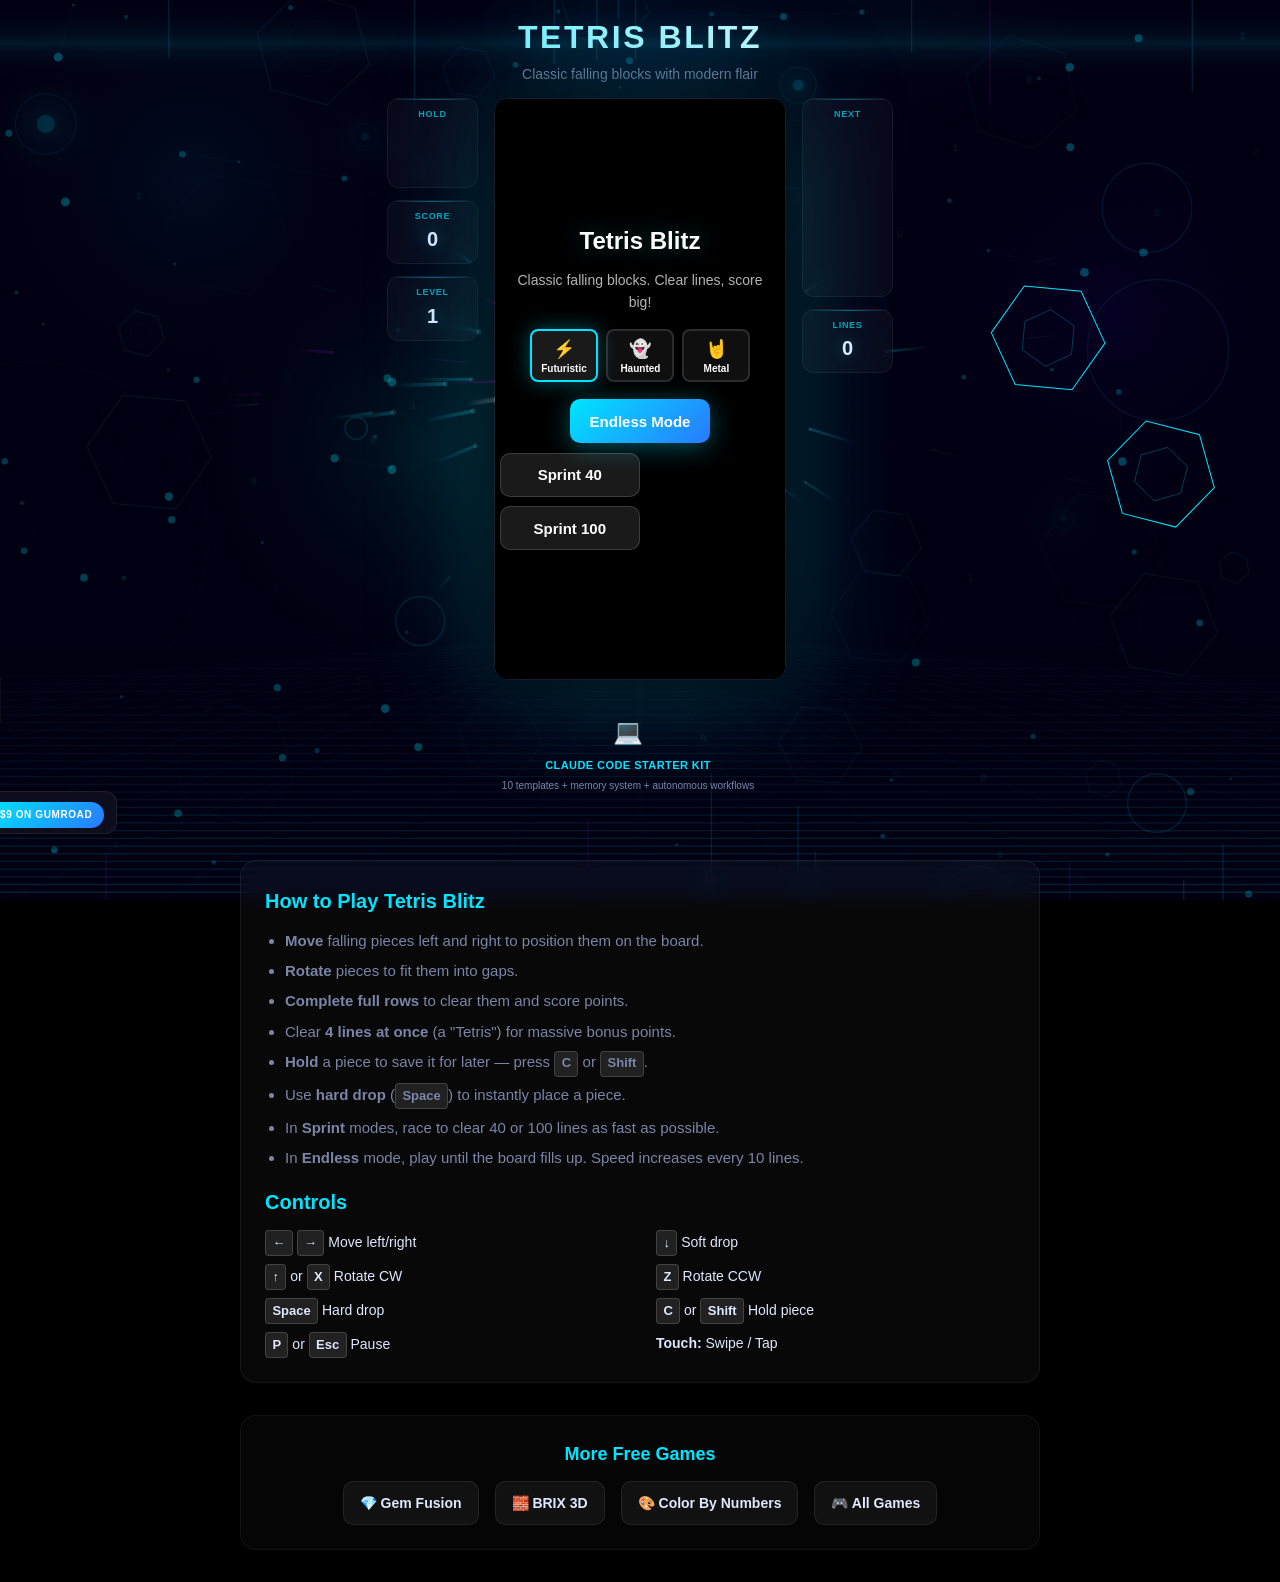
<file: games/tetris-blitz/index.html>
<!DOCTYPE html>
<html lang="en">
<head>
<meta charset="UTF-8">
<meta name="viewport" content="width=device-width, initial-scale=1, maximum-scale=1, user-scalable=no">
<title>Tetris Blitz — Play Free Falling Blocks Game Online</title>
<meta name="description" content="Play Tetris Blitz free online. Classic falling blocks with modern controls. Sprint 40 lines, 100 lines, or play endless mode.">
<meta name="robots" content="index, follow">
<link rel="canonical" href="https://cortexgames.com/games/tetris-blitz/">
<meta property="og:type" content="website">
<meta property="og:title" content="Tetris Blitz — Free Falling Blocks Game">
<meta property="og:description" content="Classic falling blocks with sprint modes and endless play. No download needed.">
<meta property="og:url" content="https://cortexgames.com/games/tetris-blitz/">
<meta name="twitter:card" content="summary_large_image">
<script type="application/ld+json">
{
  "@context": "https://schema.org",
  "@type": "VideoGame",
  "name": "Tetris Blitz",
  "description": "Classic falling blocks with modern controls, sprint modes, and endless play.",
  "genre": ["Arcade", "Puzzle"],
  "gamePlatform": "Web Browser",
  "applicationCategory": "Game",
  "operatingSystem": "Any",
  "offers": { "@type": "Offer", "price": "0", "priceCurrency": "USD" },
  "url": "https://cortexgames.com/games/tetris-blitz/"
}
</script>
<style>
:root {
  --bg: #050510; --bg-card: #0c0c20; --text: #e0e8ff; --text-muted: #7a85a8;
  --accent: #00e5ff; --accent-glow: rgba(0,229,255,0.35); --border: #1a1a3a;
  --board-bg: #080818; --board-grid: rgba(0,229,255,0.04);
  --btn-grad: linear-gradient(135deg, #00e5ff, #2979ff);
  --font: -apple-system, BlinkMacSystemFont, 'Segoe UI', Roboto, 'Helvetica Neue', Arial, sans-serif;
}
*, *::before, *::after { box-sizing: border-box; margin: 0; padding: 0; }
html { font-size: 16px; }
body {
  font-family: var(--font); background: #000; color: var(--text);
  line-height: 1.6; min-height: 100vh; overflow-x: hidden;
  -webkit-user-select: none; user-select: none;
}
a { color: var(--accent); text-decoration: none; }

#bg-canvas {
  position: fixed; top: 0; left: 0; width: 100vw; height: 100vh;
  z-index: 0; pointer-events: none;
}
body > *:not(#bg-canvas) { position: relative; z-index: 1; }

.page-wrap { max-width: 1200px; margin: 0 auto; padding: 0 1rem; }

/* Side promo */
.side-promo {
  position: fixed; right: 12px; top: 50%; transform: translateY(-50%);
  width: 140px; padding: 0.75rem; background: rgba(15,15,30,0.92);
  backdrop-filter: blur(12px); -webkit-backdrop-filter: blur(12px);
  border: 1px solid rgba(255,255,255,0.08); border-radius: 12px;
  text-decoration: none; color: var(--text); text-align: center;
  z-index: 100; transition: border-color 0.2s, box-shadow 0.2s;
}
.side-promo:hover { border-color: var(--accent); box-shadow: 0 4px 24px var(--accent-glow); }
.side-promo .sp-icon { font-size: 1.5rem; display: block; margin-bottom: 0.35rem; }
.side-promo .sp-title { font-size: 0.6875rem; font-weight: 800; text-transform: uppercase; letter-spacing: 0.04em; color: var(--accent); }
.side-promo .sp-desc { font-size: 0.625rem; color: var(--text-muted); line-height: 1.3; margin: 0.25rem 0 0.5rem; }
.side-promo .sp-cta { display: inline-block; padding: 0.3rem 0.75rem; border-radius: 100px; background: var(--btn-grad); color: #fff; font-size: 0.625rem; font-weight: 800; text-transform: uppercase; letter-spacing: 0.06em; }
@media (max-width: 1200px) { .side-promo { display: none; } }

/* Header */
.game-header { text-align: center; padding: 0.75rem 0 0.25rem; }
.game-header h1 {
  font-size: 2rem; font-weight: 900; letter-spacing: 0.08em;
  text-transform: uppercase;
  background: linear-gradient(135deg, var(--accent), #fff 40%, var(--accent) 60%, #fff 80%, var(--accent));
  background-size: 200% 200%;
  -webkit-background-clip: text; -webkit-text-fill-color: transparent;
  background-clip: text;
  filter: drop-shadow(0 0 40px var(--accent-glow)) drop-shadow(0 0 80px var(--accent-glow));
  animation: titleShimmer 4s ease-in-out infinite;
}
@keyframes titleShimmer {
  0%, 100% { background-position: 0% 50%; }
  50% { background-position: 100% 50%; }
}
.game-header p { color: var(--text-muted); font-size: 0.875rem; }

/* Game layout */
#game-area {
  display: flex; justify-content: center; align-items: flex-start;
  gap: 1rem; margin: 0.5rem auto; max-width: 700px;
  touch-action: none;
}

/* Side panels */
.side-panel {
  display: flex; flex-direction: column; gap: 0.75rem; min-width: 90px;
}
.panel-box {
  background: rgba(255,255,255,0.03); backdrop-filter: blur(10px);
  border: 1px solid rgba(255,255,255,0.06); border-radius: 12px;
  padding: 0.5rem; text-align: center; position: relative; overflow: hidden;
}
.panel-box::before {
  content: ''; position: absolute; top: 0; left: 0; right: 0; height: 1px;
  background: linear-gradient(90deg, transparent, var(--accent), transparent);
  opacity: 0.4;
}
.panel-box .label {
  font-size: 0.5625rem; color: var(--accent); font-weight: 700;
  text-transform: uppercase; letter-spacing: 0.08em; opacity: 0.7;
}
.panel-box .value {
  font-size: 1.25rem; font-weight: 900; text-shadow: 0 0 15px var(--accent-glow);
}
.panel-box canvas { display: block; margin: 0.25rem auto 0; }

/* Board */
#board-wrap {
  position: relative; border-radius: 14px;
  border: 1px solid rgba(255,255,255,0.1);
  box-shadow: 0 0 60px rgba(0,0,0,0.8), 0 0 120px var(--accent-glow);
  overflow: hidden;
  animation: boardPulse 4s ease-in-out infinite;
}
@keyframes boardPulse {
  0%, 100% { box-shadow: 0 0 60px rgba(0,0,0,0.8), 0 0 80px var(--accent-glow); }
  50% { box-shadow: 0 0 60px rgba(0,0,0,0.8), 0 0 140px var(--accent-glow); }
}
#board-wrap.shake { animation: shake 0.3s ease-out; }
@keyframes shake {
  0%, 100% { transform: translateX(0); }
  20% { transform: translateX(-6px) rotate(-1deg); }
  40% { transform: translateX(5px) rotate(1deg); }
  60% { transform: translateX(-3px); }
  80% { transform: translateX(2px); }
}
#game-canvas {
  display: block; border-radius: 12px; touch-action: none;
  background: none; border: none;
}

/* Overlays */
.overlay {
  position: absolute; inset: 0; display: flex; flex-direction: column;
  align-items: center; justify-content: center; z-index: 10;
  background: rgba(0,0,0,0.75); border-radius: 12px;
  backdrop-filter: blur(12px); -webkit-backdrop-filter: blur(12px);
  opacity: 0; pointer-events: none; transition: opacity 0.3s;
}
.overlay.active { opacity: 1; pointer-events: all; }
.overlay h2 { font-size: 1.5rem; color: #fff; margin-bottom: 0.5rem; text-shadow: 0 0 25px var(--accent-glow); }
.overlay p { color: rgba(255,255,255,0.7); font-size: 0.875rem; margin-bottom: 1rem; text-align: center; padding: 0 1rem; }

.btn {
  display: inline-flex; align-items: center; justify-content: center;
  min-width: 140px; min-height: 44px; padding: 0.625rem 1.25rem;
  border: none; border-radius: 10px; font-family: var(--font);
  font-size: 0.9375rem; font-weight: 700; cursor: pointer;
  transition: transform 0.15s, box-shadow 0.15s; margin: 0.3rem;
}
.btn:active { transform: scale(0.95); }
.btn-primary { background: var(--btn-grad); color: #fff; box-shadow: 0 4px 25px var(--accent-glow); }
.btn-primary:hover { box-shadow: 0 6px 35px var(--accent-glow); }
.btn-secondary { background: rgba(255,255,255,0.1); color: #fff; border: 1px solid rgba(255,255,255,0.15); }

/* Theme selector */
.theme-selector { display: flex; gap: 0.5rem; justify-content: center; margin-bottom: 0.75rem; flex-wrap: wrap; }
.theme-btn {
  display: flex; flex-direction: column; align-items: center; gap: 0.2rem;
  padding: 0.4rem 0.6rem; border-radius: 8px; border: 2px solid rgba(255,255,255,0.12);
  background: rgba(255,255,255,0.06); color: #fff; cursor: pointer;
  font-family: var(--font); font-size: 0.625rem; font-weight: 600;
  transition: all 0.3s; min-width: 68px;
}
.theme-btn:hover { background: rgba(255,255,255,0.12); border-color: rgba(255,255,255,0.25); }
.theme-btn.active { border-color: var(--accent); background: rgba(255,255,255,0.1); box-shadow: 0 0 20px var(--accent-glow); }
.theme-btn .theme-icon { font-size: 1.125rem; }

/* Best score */
.best-badge {
  display: inline-block; background: linear-gradient(135deg, #fbbf24, #f59e0b);
  color: #000; font-size: 0.6875rem; font-weight: 700; padding: 0.15rem 0.5rem;
  border-radius: 100px; margin-bottom: 0.5rem;
  box-shadow: 0 0 15px rgba(251,191,36,0.4);
}

/* Content sections */
.how-to-play {
  max-width: 800px; margin: 2rem auto; padding: 1.5rem;
  background: rgba(255,255,255,0.03); backdrop-filter: blur(10px);
  border: 1px solid rgba(255,255,255,0.06); border-radius: 16px;
}
.how-to-play h2 { font-size: 1.25rem; font-weight: 700; margin-bottom: 0.75rem; color: var(--accent); }
.how-to-play ul { padding-left: 1.25rem; color: var(--text-muted); }
.how-to-play li { margin-bottom: 0.4rem; font-size: 0.9375rem; }
.how-to-play .controls-grid {
  display: grid; grid-template-columns: 1fr 1fr; gap: 0.5rem 2rem;
  margin-top: 0.75rem;
}
.how-to-play .controls-grid div { font-size: 0.875rem; }
.how-to-play kbd {
  display: inline-block; padding: 0.1rem 0.4rem; border-radius: 4px;
  background: rgba(255,255,255,0.1); border: 1px solid rgba(255,255,255,0.15);
  font-family: inherit; font-size: 0.8125rem; font-weight: 600;
}

.more-games {
  max-width: 800px; margin: 2rem auto; padding: 1.5rem;
  text-align: center;
  background: rgba(255,255,255,0.02); backdrop-filter: blur(8px);
  border: 1px solid rgba(255,255,255,0.05); border-radius: 16px;
}
.more-games h2 { font-size: 1.125rem; margin-bottom: 0.75rem; color: var(--accent); }
.more-games-grid { display: flex; gap: 1rem; justify-content: center; flex-wrap: wrap; }
.more-game-link {
  display: flex; align-items: center; gap: 0.5rem;
  padding: 0.625rem 1rem; border-radius: 10px;
  background: rgba(255,255,255,0.05); border: 1px solid rgba(255,255,255,0.08);
  color: var(--text); font-weight: 600; font-size: 0.875rem;
  transition: transform 0.15s, box-shadow 0.15s;
}
.more-game-link:hover { transform: translateY(-2px); box-shadow: 0 4px 20px rgba(0,0,0,0.3); color: var(--text); }

/* Line clear flash */
#line-flash {
  position: absolute; inset: 0; pointer-events: none; z-index: 5;
  background: var(--accent); opacity: 0; border-radius: 12px;
  transition: opacity 0.15s;
}
#line-flash.flash { opacity: 0.3; }

.sr-only { position: absolute; width: 1px; height: 1px; padding: 0; margin: -1px; overflow: hidden; clip: rect(0,0,0,0); border: 0; }

@media (max-width: 600px) {
  .game-header h1 { font-size: 1.5rem; }
  .side-panel { min-width: 70px; }
  .panel-box .value { font-size: 1rem; }
  #bg-canvas { opacity: 0.4; }
  .how-to-play .controls-grid { grid-template-columns: 1fr; }
}
@media (max-width: 400px) {
  .side-panel { min-width: 55px; gap: 0.5rem; }
  .panel-box { padding: 0.35rem; }
  .panel-box .label { font-size: 0.5rem; }
  .panel-box .value { font-size: 0.875rem; }
  #game-area { gap: 0.5rem; }
}
</style>
</head>
<body>
<canvas id="bg-canvas"></canvas>
<div class="page-wrap">

<header class="game-header">
  <h1>Tetris Blitz</h1>
  <p>Classic falling blocks with modern flair</p>
</header>

<div id="game-area">
  <div class="side-panel" id="left-panel">
    <div class="panel-box">
      <div class="label">Hold</div>
      <canvas id="hold-canvas" width="80" height="60"></canvas>
    </div>
    <div class="panel-box">
      <div class="label">Score</div>
      <div class="value" id="h-score">0</div>
    </div>
    <div class="panel-box">
      <div class="label">Level</div>
      <div class="value" id="h-level">1</div>
    </div>
  </div>

  <div id="board-wrap">
    <canvas id="game-canvas" aria-label="Tetris Blitz game board" role="img"></canvas>
    <div id="line-flash"></div>

    <!-- Start menu -->
    <div class="overlay active" id="menu-overlay">
      <h2>Tetris Blitz</h2>
      <p>Classic falling blocks. Clear lines, score big!</p>
      <div class="theme-selector" id="theme-selector">
        <button class="theme-btn active" data-theme="futuristic" onclick="TB.setTheme('futuristic')">
          <span class="theme-icon">&#9889;</span>Futuristic
        </button>
        <button class="theme-btn" data-theme="haunted" onclick="TB.setTheme('haunted')">
          <span class="theme-icon">&#128123;</span>Haunted
        </button>
        <button class="theme-btn" data-theme="metal" onclick="TB.setTheme('metal')">
          <span class="theme-icon">&#129304;</span>Metal
        </button>
      </div>
      <div id="menu-best"></div>
      <div>
        <button class="btn btn-primary" onclick="TB.startGame('endless')">Endless Mode</button>
      </div>
      <div>
        <button class="btn btn-secondary" onclick="TB.startGame('sprint40')">Sprint 40</button>
        <button class="btn btn-secondary" onclick="TB.startGame('sprint100')">Sprint 100</button>
      </div>
    </div>

    <!-- Pause -->
    <div class="overlay" id="pause-overlay">
      <h2>Paused</h2>
      <div>
        <button class="btn btn-primary" onclick="TB.resume()">Resume</button>
      </div>
      <div>
        <button class="btn btn-secondary" onclick="TB.showMenu()">Quit</button>
      </div>
    </div>

    <!-- Game Over -->
    <div class="overlay" id="gameover-overlay">
      <h2 id="go-title">Game Over</h2>
      <p id="go-text">Score: 0</p>
      <div id="go-best"></div>
      <div>
        <button class="btn btn-primary" onclick="TB.retry()">Play Again</button>
      </div>
      <div>
        <button class="btn btn-secondary" onclick="TB.showMenu()">Menu</button>
      </div>
    </div>
  </div>

  <div class="side-panel" id="right-panel">
    <div class="panel-box">
      <div class="label">Next</div>
      <canvas id="next-canvas" width="80" height="180"></canvas>
    </div>
    <div class="panel-box">
      <div class="label">Lines</div>
      <div class="value" id="h-lines">0</div>
    </div>
  </div>
</div>

</div><!-- .page-wrap -->

<a href="https://bryman.gumroad.com/l/pfoyf" target="_blank" rel="noopener" class="side-promo">
  <span class="sp-icon">&#x1F4BB;</span>
  <div class="sp-title">Claude Code Starter Kit</div>
  <div class="sp-desc">10 templates + memory system + autonomous workflows</div>
  <span class="sp-cta">$9 on Gumroad</span>
</a>

<section class="how-to-play">
  <h2>How to Play Tetris Blitz</h2>
  <ul>
    <li><strong>Move</strong> falling pieces left and right to position them on the board.</li>
    <li><strong>Rotate</strong> pieces to fit them into gaps.</li>
    <li><strong>Complete full rows</strong> to clear them and score points.</li>
    <li>Clear <strong>4 lines at once</strong> (a "Tetris") for massive bonus points.</li>
    <li><strong>Hold</strong> a piece to save it for later — press <kbd>C</kbd> or <kbd>Shift</kbd>.</li>
    <li>Use <strong>hard drop</strong> (<kbd>Space</kbd>) to instantly place a piece.</li>
    <li>In <strong>Sprint</strong> modes, race to clear 40 or 100 lines as fast as possible.</li>
    <li>In <strong>Endless</strong> mode, play until the board fills up. Speed increases every 10 lines.</li>
  </ul>
  <h2 style="margin-top:1rem">Controls</h2>
  <div class="controls-grid">
    <div><kbd>&larr;</kbd> <kbd>&rarr;</kbd> Move left/right</div>
    <div><kbd>&darr;</kbd> Soft drop</div>
    <div><kbd>&uarr;</kbd> or <kbd>X</kbd> Rotate CW</div>
    <div><kbd>Z</kbd> Rotate CCW</div>
    <div><kbd>Space</kbd> Hard drop</div>
    <div><kbd>C</kbd> or <kbd>Shift</kbd> Hold piece</div>
    <div><kbd>P</kbd> or <kbd>Esc</kbd> Pause</div>
    <div><strong>Touch:</strong> Swipe / Tap</div>
  </div>
</section>

<section class="more-games">
  <h2>More Free Games</h2>
  <div class="more-games-grid">
    <a href="../gem-fusion/index.html" class="more-game-link">&#x1F48E; Gem Fusion</a>
    <a href="../brix3d/index.html" class="more-game-link">&#x1F9F1; BRIX 3D</a>
    <a href="../color-by-numbers/index.html" class="more-game-link">&#x1F3A8; Color By Numbers</a>
    <a href="../../index.html" class="more-game-link">&#x1F3AE; All Games</a>
  </div>
</section>

<script>
var TB = (function() {
'use strict';

// ─── Constants ─────────────────────────────────────
var COLS = 10, ROWS = 20, HIDDEN = 2; // 2 hidden rows above visible area
var TOTAL_ROWS = ROWS + HIDDEN;

// Tetromino definitions (4 rotations each, row-major in bounding box)
var PIECES = {
  I: { shape: [[0,0,0,0],[1,1,1,1],[0,0,0,0],[0,0,0,0]], color: 0 },
  O: { shape: [[1,1],[1,1]], color: 1 },
  T: { shape: [[0,1,0],[1,1,1],[0,0,0]], color: 2 },
  S: { shape: [[0,1,1],[1,1,0],[0,0,0]], color: 3 },
  Z: { shape: [[1,1,0],[0,1,1],[0,0,0]], color: 4 },
  J: { shape: [[1,0,0],[1,1,1],[0,0,0]], color: 5 },
  L: { shape: [[0,0,1],[1,1,1],[0,0,0]], color: 6 }
};
var PIECE_NAMES = ['I','O','T','S','Z','J','L'];

// SRS wall kick data
var KICKS_JLSTZ = [
  [[0,0],[-1,0],[-1,1],[0,-2],[-1,-2]],  // 0->R
  [[0,0],[1,0],[1,-1],[0,2],[1,2]],        // R->2
  [[0,0],[1,0],[1,1],[0,-2],[1,-2]],        // 2->L
  [[0,0],[-1,0],[-1,-1],[0,2],[-1,2]]      // L->0
];
var KICKS_I = [
  [[0,0],[-2,0],[1,0],[-2,-1],[1,2]],
  [[0,0],[-1,0],[2,0],[-1,2],[2,-1]],
  [[0,0],[2,0],[-1,0],[2,1],[-1,-2]],
  [[0,0],[1,0],[-2,0],[1,-2],[-2,1]]
];

// ─── Themes (SUPERCHARGED) ─────────────────────────
var currentTheme = 'futuristic';
var fxData = {};
var THEMES = {
  futuristic: {
    name: 'Futuristic', icon: '\u26A1',
    pieceColors: ['#00e5ff','#ffd600','#d500f9','#00e676','#ff1744','#2979ff','#ff9100'],
    pieceGlow:   ['rgba(0,229,255,0.6)','rgba(255,214,0,0.6)','rgba(213,0,249,0.6)','rgba(0,230,118,0.6)','rgba(255,23,68,0.6)','rgba(41,121,255,0.6)','rgba(255,145,0,0.6)'],
    ghostAlpha: 0.18,
    gridColor: 'rgba(0,229,255,0.08)',
    css: { bg:'#050510', accent:'#00e5ff', accentGlow:'rgba(0,229,255,0.35)',
           btnGrad:'linear-gradient(135deg,#00e5ff,#2979ff)' },
    initFx: function() {
      fxData.nodes = [];
      for (var i = 0; i < 80; i++) fxData.nodes.push({ x:Math.random(), y:Math.random(), vx:(Math.random()-0.5)*0.0006, vy:(Math.random()-0.5)*0.0006, pulse:Math.random()*6.28 });
      fxData.traces = [];
      for (var j = 0; j < 50; j++) fxData.traces.push({ x:Math.random(), y:Math.random()>0.5?-0.1:1.1, sp:0.0015+Math.random()*0.003, dir:Math.random()>0.5?1:-1, len:0.08+Math.random()*0.2, hue:Math.random()>0.7 });
      fxData.pulseRings = [];
      for (var k = 0; k < 10; k++) fxData.pulseRings.push({ x:Math.random(), y:Math.random(), phase:Math.random()*6.28, maxR:0.06+Math.random()*0.12 });
      fxData.hexGrid = [];
      for (var h2 = 0; h2 < 30; h2++) fxData.hexGrid.push({ x:Math.random(), y:Math.random(), s:15+Math.random()*50, phase:Math.random()*6.28, rot:Math.random()*0.3 });
      fxData.scanLine = 0;
      fxData.warpTunnel = [];
      for (var wt = 0; wt < 70; wt++) fxData.warpTunnel.push({ ang:Math.random()*6.28, dist:0.05+Math.random()*0.45, sp:0.002+Math.random()*0.006, s:0.5+Math.random()*4, hue:Math.random()>0.8 });
      fxData.holoText = [];
      var chars = '01001011010011100101001101010010110100111';
      for (var ht = 0; ht < 35; ht++) fxData.holoText.push({ x:Math.random(), y:Math.random(), ch:chars[ht%chars.length], sp:0.001+Math.random()*0.002, fade:Math.random()*6.28 });
      fxData.energyOrbs = [];
      for (var eo = 0; eo < 8; eo++) fxData.energyOrbs.push({ x:Math.random(), y:Math.random(), r:15+Math.random()*30, phase:Math.random()*6.28, orbSpeed:0.005+Math.random()*0.008 });
      fxData.glitchTimer = 0; fxData.glitchActive = false; fxData.glitchLines = [];
    },
    drawBg: function(c, w, h, t) {
      c.fillStyle = '#010012'; c.fillRect(0, 0, w, h);
      // Deep nebula glow pools
      var nebHues = ['0,180,255','0,255,200','100,0,255','0,229,255','50,0,200'];
      for (var nb = 0; nb < 5; nb++) {
        var nx = (0.15+nb*0.18)*w, ny = (0.2+Math.sin(nb*1.7)*0.3)*h;
        var na = 0.06+Math.sin(t*0.004+nb*2)*0.03;
        var ng = c.createRadialGradient(nx, ny, 0, nx, ny, w*0.2);
        ng.addColorStop(0, 'rgba('+nebHues[nb]+','+na+')');
        ng.addColorStop(1, 'transparent');
        c.fillStyle = ng; c.fillRect(0, 0, w, h);
      }
      // Holographic grid floor — enhanced perspective
      var floorY = h*0.7;
      c.save();
      for (var gy = 0; gy < 35; gy++) {
        var ly = floorY + (gy/35)*(h-floorY);
        var prog = gy/35;
        c.globalAlpha = 0.02 + prog*0.12;
        c.strokeStyle = 'rgba(0,229,255,1)'; c.lineWidth = 0.5+prog;
        c.beginPath(); c.moveTo(0, ly); c.lineTo(w, ly); c.stroke();
      }
      var vanish = w*0.5;
      for (var gx = -20; gx <= 20; gx++) {
        var gxAlpha = 0.03 + (1-Math.abs(gx)/20)*0.05;
        c.globalAlpha = gxAlpha;
        c.strokeStyle = 'rgba(0,229,255,1)'; c.lineWidth = 0.5;
        c.beginPath(); c.moveTo(vanish, floorY); c.lineTo(vanish+gx*(w/8), h); c.stroke();
      }
      c.restore();
      // Warp speed particles — hyperspace tunnel effect
      var cx = w*0.5, cy = h*0.42;
      // Central glow core
      c.save();
      var coreG = c.createRadialGradient(cx, cy, 0, cx, cy, w*0.06);
      coreG.addColorStop(0, 'rgba(200,240,255,0.08)');
      coreG.addColorStop(0.5, 'rgba(0,229,255,0.03)');
      coreG.addColorStop(1, 'transparent');
      c.fillStyle = coreG; c.fillRect(0, 0, w, h);
      c.restore();
      for (var wi = 0; wi < fxData.warpTunnel.length; wi++) {
        var wp = fxData.warpTunnel[wi];
        wp.dist -= wp.sp;
        if (wp.dist <= 0.005) { wp.dist = 0.35+Math.random()*0.2; wp.ang = Math.random()*6.28; wp.hue = Math.random()>0.8; }
        var wx = cx+Math.cos(wp.ang)*wp.dist*w;
        var wy = cy+Math.sin(wp.ang)*wp.dist*h*0.8;
        var wa = Math.max(0, (0.4-wp.dist)*2.5);
        // Longer trails as they get closer
        var trailLen = 0.02 + (0.4-wp.dist)*0.08;
        var tx = cx+Math.cos(wp.ang)*(wp.dist+trailLen)*w;
        var ty = cy+Math.sin(wp.ang)*(wp.dist+trailLen)*h*0.8;
        c.save(); c.globalAlpha = wa*0.5;
        // Gradient trail — bright head to transparent tail
        var trail = c.createLinearGradient(wx, wy, tx, ty);
        if (wp.dist < 0.1) {
          trail.addColorStop(0, 'rgba(255,255,255,1)');
          trail.addColorStop(1, 'rgba(200,240,255,0)');
        } else if (wp.hue) {
          trail.addColorStop(0, 'rgba(213,0,249,0.9)');
          trail.addColorStop(1, 'rgba(213,0,249,0)');
        } else {
          trail.addColorStop(0, 'rgba(0,229,255,0.9)');
          trail.addColorStop(1, 'rgba(0,229,255,0)');
        }
        c.strokeStyle = trail;
        c.lineWidth = wp.s*(1.5-wp.dist*3);
        c.beginPath(); c.moveTo(wx, wy); c.lineTo(tx, ty); c.stroke();
        // Bright dot at head
        if (wp.dist < 0.2) {
          c.fillStyle = 'rgba(255,255,255,'+(wa*0.6)+')';
          c.beginPath(); c.arc(wx, wy, wp.s*0.8, 0, Math.PI*2); c.fill();
        }
        c.restore();
      }
      // CRT scanline overlay
      c.save(); c.globalAlpha = 0.03;
      for (var scn = 0; scn < h; scn += 3) {
        c.fillStyle = 'rgba(0,0,0,1)';
        c.fillRect(0, scn, w, 1);
      }
      c.restore();
      // Data stream traces — dense, fast
      for (var i = 0; i < fxData.traces.length; i++) {
        var tr = fxData.traces[i];
        tr.y += tr.sp * tr.dir;
        if (tr.y > 1.2 || tr.y < -0.2) { tr.y = tr.dir > 0 ? -0.1 : 1.1; tr.x = Math.random(); }
        var ty = tr.y * h;
        c.strokeStyle = tr.hue ? 'rgba(213,0,249,0.12)' : 'rgba(0,229,255,0.12)';
        c.lineWidth = 1.5;
        c.beginPath(); c.moveTo(tr.x*w, ty); c.lineTo(tr.x*w, ty - tr.len*h*tr.dir); c.stroke();
        // Bright head
        c.fillStyle = tr.hue ? 'rgba(213,0,249,0.6)' : 'rgba(0,229,255,0.6)';
        c.beginPath(); c.arc(tr.x*w, ty, 3, 0, Math.PI*2); c.fill();
      }
      // Floating binary text
      c.font = '10px monospace';
      for (var ht = 0; ht < fxData.holoText.length; ht++) {
        var holo = fxData.holoText[ht];
        holo.y += holo.sp; if (holo.y > 1.1) { holo.y = -0.05; holo.x = Math.random(); }
        var ha = 0.08 + Math.sin(t*0.03+holo.fade)*0.06;
        c.fillStyle = 'rgba(0,229,255,'+ha+')';
        c.fillText(holo.ch, holo.x*w, holo.y*h);
      }
      // Floating hexagons — rotating, with inner detail
      for (var hx = 0; hx < fxData.hexGrid.length; hx++) {
        var hex = fxData.hexGrid[hx];
        var hAlpha = 0.04 + Math.sin(t*0.015+hex.phase)*0.05;
        c.save(); c.globalAlpha = hAlpha;
        c.translate(hex.x*w, hex.y*h); c.rotate(t*0.002+hex.rot);
        c.strokeStyle = 'rgba(0,229,255,1)'; c.lineWidth = 1;
        c.beginPath();
        for (var hp = 0; hp < 6; hp++) {
          var ang = (hp/6)*Math.PI*2;
          c[hp===0?'moveTo':'lineTo'](Math.cos(ang)*hex.s, Math.sin(ang)*hex.s);
        }
        c.closePath(); c.stroke();
        // Inner hex
        c.strokeStyle = 'rgba(0,229,255,0.5)'; c.lineWidth = 0.5;
        c.beginPath();
        for (var hp2 = 0; hp2 < 6; hp2++) {
          var ang2 = (hp2/6)*Math.PI*2 + 0.52;
          c[hp2===0?'moveTo':'lineTo'](Math.cos(ang2)*hex.s*0.5, Math.sin(ang2)*hex.s*0.5);
        }
        c.closePath(); c.stroke();
        c.restore();
      }
      // Energy orbs with ring animations
      for (var eo = 0; eo < fxData.energyOrbs.length; eo++) {
        var orb = fxData.energyOrbs[eo];
        var orbPulse = 0.5+Math.sin(t*orb.orbSpeed+orb.phase)*0.5;
        var ox = orb.x*w, oy = orb.y*h;
        // Glow
        c.save();
        var og = c.createRadialGradient(ox, oy, 0, ox, oy, orb.r*2);
        og.addColorStop(0, 'rgba(0,229,255,'+(0.08*orbPulse)+')');
        og.addColorStop(1, 'transparent');
        c.fillStyle = og; c.fillRect(ox-orb.r*2, oy-orb.r*2, orb.r*4, orb.r*4);
        // Core
        c.fillStyle = 'rgba(0,229,255,'+(0.15*orbPulse)+')';
        c.beginPath(); c.arc(ox, oy, orb.r*0.3*orbPulse, 0, Math.PI*2); c.fill();
        // Orbiting ring
        c.strokeStyle = 'rgba(0,229,255,'+(0.1*orbPulse)+')'; c.lineWidth = 1;
        c.beginPath(); c.arc(ox, oy, orb.r*orbPulse, 0, Math.PI*2); c.stroke();
        c.restore();
      }
      // Network node mesh — more nodes, brighter
      for (var j = 0; j < fxData.nodes.length; j++) {
        var n = fxData.nodes[j];
        n.x += n.vx; n.y += n.vy;
        if (n.x < 0 || n.x > 1) n.vx = -n.vx;
        if (n.y < 0 || n.y > 1) n.vy = -n.vy;
        var pulse = 0.5+Math.sin(t*0.04+n.pulse)*0.5;
        c.fillStyle = 'rgba(0,229,255,'+(0.15+pulse*0.15)+')';
        c.beginPath(); c.arc(n.x*w, n.y*h, 1.5+pulse*3, 0, Math.PI*2); c.fill();
      }
      // Connections — more visible
      c.lineWidth = 0.5;
      for (var a = 0; a < fxData.nodes.length; a++) {
        for (var b = a+1; b < Math.min(a+10, fxData.nodes.length); b++) {
          var dx = fxData.nodes[a].x-fxData.nodes[b].x;
          var dy = fxData.nodes[a].y-fxData.nodes[b].y;
          var dist = dx*dx+dy*dy;
          if (dist < 0.015) {
            c.strokeStyle = 'rgba(0,229,255,'+(0.08*(1-dist/0.015))+')';
            c.beginPath(); c.moveTo(fxData.nodes[a].x*w, fxData.nodes[a].y*h);
            c.lineTo(fxData.nodes[b].x*w, fxData.nodes[b].y*h); c.stroke();
          }
        }
      }
      // Glitch effect — periodic digital distortion
      fxData.glitchTimer++;
      if (!fxData.glitchActive && fxData.glitchTimer > 200+Math.random()*400) {
        fxData.glitchActive = true; fxData.glitchTimer = 0;
        fxData.glitchLines = [];
        for (var gl = 0; gl < 5+Math.random()*8; gl++) {
          fxData.glitchLines.push({ y:Math.random(), h:0.005+Math.random()*0.02, shift:(Math.random()-0.5)*0.05 });
        }
      }
      if (fxData.glitchActive) {
        c.save(); c.globalAlpha = 0.15;
        for (var gli = 0; gli < fxData.glitchLines.length; gli++) {
          var gln = fxData.glitchLines[gli];
          c.fillStyle = Math.random()>0.5 ? 'rgba(0,229,255,1)' : 'rgba(213,0,249,1)';
          c.fillRect(gln.shift*w, gln.y*h, w, gln.h*h);
        }
        c.restore();
        fxData.glitchTimer++;
        if (fxData.glitchTimer > 4) fxData.glitchActive = false;
      }
      // Sweeping scan line — bigger, brighter
      fxData.scanLine = (fxData.scanLine + 0.003) % 1;
      c.save(); c.globalAlpha = 0.1;
      var sly = fxData.scanLine * h;
      var slg = c.createLinearGradient(0, sly-40, 0, sly+40);
      slg.addColorStop(0, 'transparent'); slg.addColorStop(0.4, 'rgba(0,229,255,0.5)');
      slg.addColorStop(0.5, 'rgba(0,229,255,1)'); slg.addColorStop(0.6, 'rgba(0,229,255,0.5)');
      slg.addColorStop(1, 'transparent');
      c.fillStyle = slg; c.fillRect(0, sly-40, w, 80); c.restore();
      // Pulse rings — more, bigger
      for (var k = 0; k < fxData.pulseRings.length; k++) {
        var pr = fxData.pulseRings[k];
        var r = ((t*0.025+pr.phase)%(Math.PI*2))/(Math.PI*2) * pr.maxR;
        var a2 = 1 - r/pr.maxR;
        c.strokeStyle = 'rgba(0,229,255,'+(a2*0.15)+')'; c.lineWidth = 1.5;
        c.beginPath(); c.arc(pr.x*w, pr.y*h, r*w, 0, Math.PI*2); c.stroke();
      }
    }
  },
  haunted: {
    name: 'Haunted', icon: '\uD83D\uDC7B',
    pieceColors: ['#8b5cf6','#6ee7b7','#f87171','#fbbf24','#a78bfa','#94a3b8','#fb923c'],
    pieceGlow:   ['rgba(139,92,246,0.5)','rgba(110,231,183,0.5)','rgba(248,113,113,0.5)','rgba(251,191,36,0.5)','rgba(167,139,250,0.5)','rgba(148,163,184,0.4)','rgba(251,146,60,0.5)'],
    ghostAlpha: 0.12,
    gridColor: 'rgba(139,92,246,0.07)',
    css: { bg:'#0a0510', accent:'#8b5cf6', accentGlow:'rgba(139,92,246,0.4)',
           btnGrad:'linear-gradient(135deg,#8b5cf6,#6d28d9)' },
    initFx: function() {
      fxData.ghosts = [];
      for (var i = 0; i < 14; i++) fxData.ghosts.push({ x:Math.random(), y:Math.random(), s:12+Math.random()*30, phase:Math.random()*6.28, drift:0.0002+Math.random()*0.0005, sway:Math.random()*6.28, type:Math.floor(Math.random()*3), wobbleA:0.8+Math.random()*1.2, wobbleB:0.5+Math.random()*0.8, wobbleC:0.3+Math.random()*0.6, breathe:Math.random()*6.28, tailPhase:Math.random()*6.28 });
      fxData.bats = [];
      for (var j = 0; j < 18; j++) fxData.bats.push({ x:Math.random(), y:Math.random()*0.5, sp:0.0008+Math.random()*0.002, wingPhase:Math.random()*6.28, s:4+Math.random()*10, wobY:Math.random()*6.28, flapSpeed:0.1+Math.random()*0.08, swoopPhase:Math.random()*6.28, swoopAmp:0.01+Math.random()*0.02 });
      fxData.fog = [];
      for (var k = 0; k < 20; k++) fxData.fog.push({ x:Math.random()*2-0.5, y:0.6+Math.random()*0.4, w:0.12+Math.random()*0.35, sp:0.0002+Math.random()*0.0006, layer:Math.random() });
      fxData.lightning = 0; fxData.lightFlash = 0; fxData.lightBolt = null;
      fxData.candles = [];
      for (var m = 0; m < 10; m++) fxData.candles.push({ x:m<5?Math.random()*0.18+0.01:Math.random()*0.18+0.81, y:0.7+Math.random()*0.2, s:6+Math.random()*10, flicker:Math.random()*6.28 });
      fxData.gravestones = [];
      for (var g = 0; g < 12; g++) fxData.gravestones.push({ x:0.03+g*0.08+Math.random()*0.04, h:18+Math.random()*40, w:10+Math.random()*14, tilt:(Math.random()-0.5)*0.2, cross:Math.random()>0.6 });
      fxData.eyes = [];
      for (var e = 0; e < 10; e++) fxData.eyes.push({ x:Math.random(), y:0.2+Math.random()*0.5, phase:Math.random()*6.28, blinkTimer:Math.random()*200, color:Math.random()>0.5?'255,50,50':'100,255,50' });
      fxData.particles = [];
      for (var p = 0; p < 40; p++) fxData.particles.push({ x:Math.random(), y:Math.random(), vx:(Math.random()-0.5)*0.0003, vy:-0.0002-Math.random()*0.0004, life:Math.random(), s:1+Math.random()*3 });
      fxData.mansion = { windows:[] };
      for (var mw = 0; mw < 8; mw++) fxData.mansion.windows.push({ x:0.2+mw*0.08, y:0.25+Math.floor(mw/4)*0.12, flicker:Math.random()*6.28, on:Math.random()>0.3 });
      fxData.ravens = [];
      for (var rv = 0; rv < 4; rv++) fxData.ravens.push({ x:Math.random()*0.3+0.35, y:0.15+Math.random()*0.15, perch:true, cawTimer:Math.random()*300 });
      fxData.spiderWebs = [];
      for (var sw = 0; sw < 4; sw++) fxData.spiderWebs.push({ x:sw<2?Math.random()*0.12+0.01:Math.random()*0.12+0.87, y:Math.random()*0.2 });
    },
    drawBg: function(c, w, h, t) {
      // Moody purple-black sky with green tint at horizon
      var bg = c.createLinearGradient(0, 0, 0, h);
      bg.addColorStop(0, '#04010a'); bg.addColorStop(0.15, '#08020f');
      bg.addColorStop(0.35, '#0d0518'); bg.addColorStop(0.55, '#120825');
      bg.addColorStop(0.7, '#0a0412'); bg.addColorStop(0.78, '#0c0815');
      bg.addColorStop(1, '#050208');
      c.fillStyle = bg; c.fillRect(0, 0, w, h);
      // Eerie green/purple atmosphere pools
      var atmos = [{x:0.2,y:0.5,c:'40,80,20'},{x:0.7,y:0.4,c:'80,20,100'},{x:0.5,y:0.8,c:'30,60,40'},{x:0.9,y:0.3,c:'60,10,80'},{x:0.1,y:0.7,c:'20,60,30'}];
      for (var ai = 0; ai < atmos.length; ai++) {
        var at = atmos[ai];
        var aa = 0.05+Math.sin(t*0.003+ai*2)*0.03;
        var ag = c.createRadialGradient(at.x*w, at.y*h, 0, at.x*w, at.y*h, w*0.2);
        ag.addColorStop(0, 'rgba('+at.c+','+aa+')'); ag.addColorStop(1, 'transparent');
        c.fillStyle = ag; c.fillRect(0, 0, w, h);
      }
      // Massive sickly moon with halo
      var moonX = w*0.78, moonY = h*0.13, moonR = 50;
      c.save();
      // Outer halo
      var mh = c.createRadialGradient(moonX, moonY, moonR*0.5, moonX, moonY, moonR*4);
      mh.addColorStop(0, 'rgba(139,92,246,0.1)'); mh.addColorStop(0.3, 'rgba(100,60,150,0.06)');
      mh.addColorStop(0.6, 'rgba(60,30,80,0.03)'); mh.addColorStop(1, 'transparent');
      c.fillStyle = mh; c.fillRect(0, 0, w, h);
      // Moon body
      c.fillStyle = 'rgba(200,180,230,0.15)';
      c.beginPath(); c.arc(moonX, moonY, moonR, 0, Math.PI*2); c.fill();
      // Inner glow
      var mg2 = c.createRadialGradient(moonX-10, moonY-10, 0, moonX, moonY, moonR);
      mg2.addColorStop(0, 'rgba(240,220,255,0.12)'); mg2.addColorStop(0.5, 'rgba(180,150,220,0.06)'); mg2.addColorStop(1, 'transparent');
      c.fillStyle = mg2; c.beginPath(); c.arc(moonX, moonY, moonR, 0, Math.PI*2); c.fill();
      // Craters
      c.fillStyle = 'rgba(80,60,110,0.1)';
      c.beginPath(); c.arc(moonX-12, moonY-8, 10, 0, Math.PI*2); c.fill();
      c.beginPath(); c.arc(moonX+15, moonY+10, 7, 0, Math.PI*2); c.fill();
      c.beginPath(); c.arc(moonX-5, moonY+15, 5, 0, Math.PI*2); c.fill();
      // Clouds drifting across moon
      c.fillStyle = 'rgba(20,10,35,0.4)';
      var cloudX = moonX + Math.sin(t*0.002)*60 - 30;
      c.beginPath(); c.ellipse(cloudX, moonY-5, 40, 12, 0.1, 0, Math.PI*2); c.fill();
      c.restore();
      // Mansion silhouette in distance
      var my = h*0.35;
      c.fillStyle = 'rgba(8,3,15,0.95)';
      c.beginPath();
      // Main building
      c.rect(w*0.3, my, w*0.4, h*0.45);
      // Towers
      c.rect(w*0.28, my-h*0.08, w*0.07, h*0.08);
      c.rect(w*0.65, my-h*0.1, w*0.07, h*0.1);
      // Roof peaks
      c.moveTo(w*0.28, my-h*0.08); c.lineTo(w*0.315, my-h*0.16); c.lineTo(w*0.35, my-h*0.08);
      c.moveTo(w*0.65, my-h*0.1); c.lineTo(w*0.685, my-h*0.18); c.lineTo(w*0.72, my-h*0.1);
      c.moveTo(w*0.38, my); c.lineTo(w*0.5, my-h*0.06); c.lineTo(w*0.62, my);
      c.fill();
      // Mansion windows with flickering light
      for (var mwi = 0; mwi < fxData.mansion.windows.length; mwi++) {
        var mw = fxData.mansion.windows[mwi];
        if (!mw.on) { if (Math.random()<0.001) mw.on=true; continue; }
        if (Math.random()<0.0005) mw.on = false;
        var wf = 0.08 + Math.sin(t*0.06+mw.flicker)*0.04 + Math.sin(t*0.13+mw.flicker*2)*0.02;
        c.fillStyle = 'rgba(255,180,50,'+wf+')';
        c.fillRect(mw.x*w, (mw.y+0.35)*h, w*0.03, h*0.04);
        // Window glow
        c.save();
        var wg = c.createRadialGradient(mw.x*w+w*0.015, (mw.y+0.37)*h, 0, mw.x*w+w*0.015, (mw.y+0.37)*h, w*0.06);
        wg.addColorStop(0, 'rgba(255,150,30,'+(wf*0.4)+')'); wg.addColorStop(1, 'transparent');
        c.fillStyle = wg; c.fillRect(mw.x*w-w*0.04, (mw.y+0.32)*h, w*0.11, h*0.1);
        c.restore();
      }
      // Spider webs in corners
      for (var swi = 0; swi < fxData.spiderWebs.length; swi++) {
        var sw = fxData.spiderWebs[swi];
        var sx = sw.x*w, sy = sw.y*h;
        c.strokeStyle = 'rgba(200,180,220,0.06)'; c.lineWidth = 0.5;
        for (var strand = 0; strand < 8; strand++) {
          var sa = (strand/8)*Math.PI*0.7 + (sw.x < 0.5 ? 0 : Math.PI*0.3);
          c.beginPath(); c.moveTo(sx, sy);
          c.lineTo(sx+Math.cos(sa)*80, sy+Math.sin(sa)*60+Math.sin(t*0.01+strand)*3);
          c.stroke();
        }
        // Cross threads
        for (var ring = 1; ring <= 3; ring++) {
          c.beginPath();
          for (var rs = 0; rs <= 8; rs++) {
            var ra = (rs/8)*Math.PI*0.7 + (sw.x < 0.5 ? 0 : Math.PI*0.3);
            var rd = ring*25;
            c[rs===0?'moveTo':'lineTo'](sx+Math.cos(ra)*rd, sy+Math.sin(ra)*rd);
          }
          c.stroke();
        }
      }
      // Lightning bolt + flash
      fxData.lightning++;
      if (fxData.lightning > 200+Math.random()*400) {
        fxData.lightFlash = 1; fxData.lightning = 0;
        // Generate bolt
        fxData.lightBolt = [{x:0.3+Math.random()*0.4, y:0}];
        var bx = fxData.lightBolt[0].x, by = 0;
        for (var lb = 0; lb < 8; lb++) {
          bx += (Math.random()-0.5)*0.08; by += 0.05+Math.random()*0.06;
          fxData.lightBolt.push({x:bx, y:by});
        }
      }
      if (fxData.lightFlash > 0) {
        c.save(); c.globalAlpha = fxData.lightFlash * 0.12;
        c.fillStyle = '#c4b5fd'; c.fillRect(0, 0, w, h);
        // Draw bolt
        if (fxData.lightBolt && fxData.lightFlash > 0.5) {
          c.globalAlpha = fxData.lightFlash;
          c.strokeStyle = 'rgba(200,180,255,0.8)'; c.lineWidth = 3;
          c.shadowColor = 'rgba(139,92,246,1)'; c.shadowBlur = 20;
          c.beginPath();
          for (var bi = 0; bi < fxData.lightBolt.length; bi++) {
            c[bi===0?'moveTo':'lineTo'](fxData.lightBolt[bi].x*w, fxData.lightBolt[bi].y*h);
          }
          c.stroke(); c.shadowBlur = 0;
          // Branch
          c.lineWidth = 1.5; c.globalAlpha = fxData.lightFlash*0.6;
          var brPt = fxData.lightBolt[3];
          if (brPt) {
            c.beginPath(); c.moveTo(brPt.x*w, brPt.y*h);
            c.lineTo((brPt.x+0.06)*w, (brPt.y+0.08)*h);
            c.lineTo((brPt.x+0.03)*w, (brPt.y+0.15)*h);
            c.stroke();
          }
        }
        c.restore();
        fxData.lightFlash -= 0.03;
      }
      // Gravestones — more, with crosses and detail
      var groundY = h*0.8;
      c.fillStyle = 'rgba(12,5,22,0.95)';
      for (var gs = 0; gs < fxData.gravestones.length; gs++) {
        var gst = fxData.gravestones[gs];
        c.save(); c.translate(gst.x*w, groundY); c.rotate(gst.tilt);
        if (gst.cross) {
          // Cross shape
          c.fillRect(-3, -gst.h, 6, gst.h);
          c.fillRect(-gst.w*0.4, -gst.h*0.7, gst.w*0.8, 5);
        } else {
          c.beginPath();
          c.moveTo(-gst.w/2, 0); c.lineTo(-gst.w/2, -gst.h+5);
          c.quadraticCurveTo(-gst.w/2, -gst.h-8, 0, -gst.h-10);
          c.quadraticCurveTo(gst.w/2, -gst.h-8, gst.w/2, -gst.h+5);
          c.lineTo(gst.w/2, 0); c.fill();
        }
        c.fill(); c.restore();
      }
      // Dead trees — bigger, more branches, gnarly
      c.lineCap = 'round';
      var trees = [{x:0.04,h:0.45},{x:0.13,h:0.35},{x:0.08,h:0.25},{x:0.85,h:0.4},{x:0.92,h:0.32},{x:0.96,h:0.22}];
      for (var ti = 0; ti < trees.length; ti++) {
        var tr = trees[ti];
        var tx = tr.x*w, treeBase = groundY, th = tr.h*h;
        var sway = Math.sin(t*0.003+ti)*4;
        // Trunk
        c.strokeStyle = 'rgba(15,8,25,0.9)'; c.lineWidth = 5+ti%2*2;
        c.beginPath(); c.moveTo(tx, treeBase); c.quadraticCurveTo(tx+sway*0.5, treeBase-th*0.5, tx+sway, treeBase-th); c.stroke();
        // Branches
        c.lineWidth = 2.5;
        for (var br = 0; br < 5; br++) {
          var by = treeBase - th*(0.3+br*0.14);
          var bdir = (br%2===0?1:-1) * (ti<3?1:-1);
          var blen = 20+br*8+Math.sin(br*1.3)*10;
          c.beginPath(); c.moveTo(tx+sway*(by-treeBase)/(-th), by);
          c.quadraticCurveTo(tx+bdir*blen*0.6+sway*0.3, by-8, tx+bdir*blen+Math.sin(t*0.005+br)*5, by-12-br*3);
          c.stroke();
          // Sub-branches
          if (br < 3) {
            c.lineWidth = 1;
            c.beginPath(); c.moveTo(tx+bdir*blen*0.7, by-8);
            c.lineTo(tx+bdir*(blen+12), by-20); c.stroke();
            c.lineWidth = 2.5;
          }
        }
      }
      // Multi-layered rolling fog
      for (var fi = 0; fi < fxData.fog.length; fi++) {
        var f = fxData.fog[fi];
        f.x += f.sp; if (f.x > 1.5) f.x = -0.5;
        var fa = (0.04+Math.sin(t*0.006+fi*1.5)*0.03) * (1+f.layer*0.5);
        c.save(); c.globalAlpha = fa;
        c.fillStyle = f.layer > 0.5 ? 'rgba(60,40,90,1)' : 'rgba(40,60,30,1)';
        c.beginPath(); c.ellipse(f.x*w, f.y*h, f.w*w, 20+Math.sin(t*0.008+fi)*12+f.layer*15, 0, 0, Math.PI*2); c.fill();
        c.restore();
      }
      // Spirit particles — wisps floating up
      for (var pi = 0; pi < fxData.particles.length; pi++) {
        var pt = fxData.particles[pi];
        pt.x += pt.vx + Math.sin(t*0.02+pi)*0.0002; pt.y += pt.vy;
        pt.life -= 0.003; if (pt.life <= 0) { pt.x = Math.random(); pt.y = 0.5+Math.random()*0.5; pt.life = 0.5+Math.random()*0.5; }
        c.save(); c.globalAlpha = pt.life*0.3;
        c.fillStyle = pi%3===0 ? 'rgba(100,255,100,1)' : 'rgba(180,140,255,1)';
        c.shadowColor = c.fillStyle; c.shadowBlur = 8;
        c.beginPath(); c.arc(pt.x*w, pt.y*h, pt.s*pt.life, 0, Math.PI*2); c.fill();
        c.shadowBlur = 0; c.restore();
      }
      // Floating ghosts — organic multi-sine movement, breathing, wispy tails
      for (var gi = 0; gi < fxData.ghosts.length; gi++) {
        var gh = fxData.ghosts[gi];
        gh.y -= gh.drift; if (gh.y < -0.15) { gh.y = 1.1; gh.x = Math.random(); }
        // Multi-frequency organic drift (like something floating in wind)
        var gx = gh.x*w
          + Math.sin(t*0.012*gh.wobbleA+gh.sway)*18
          + Math.sin(t*0.007*gh.wobbleB+gh.phase)*10
          + Math.sin(t*0.02*gh.wobbleC+gi)*5;
        var gy = gh.y*h
          + Math.sin(t*0.015+gh.phase)*8
          + Math.sin(t*0.008+gh.sway)*4;
        // Breathing scale
        var breathe = 1 + Math.sin(t*0.02+gh.breathe)*0.06;
        var gs = gh.s * breathe;
        // Body tilt based on horizontal velocity
        var tilt = Math.sin(t*0.012*gh.wobbleA+gh.sway)*0.08 + Math.sin(t*0.007*gh.wobbleB+gh.phase)*0.04;
        var ga = 0.05 + Math.sin(t*0.018+gh.phase)*0.05;
        c.save(); c.globalAlpha = ga;
        c.translate(gx, gy); c.rotate(tilt);
        c.fillStyle = 'rgba(200,180,255,1)';
        c.shadowColor = 'rgba(139,92,246,0.6)'; c.shadowBlur = 25;
        // Ghost body — smooth bezier shape
        c.beginPath();
        c.moveTo(-gs*0.6, gs);
        c.bezierCurveTo(-gs*0.65, gs*0.3, -gs*0.4, -gs*0.5, 0, -gs*0.55);
        c.bezierCurveTo(gs*0.4, -gs*0.5, gs*0.65, gs*0.3, gs*0.6, gs);
        // Animated wavy tail — each tentacle ripples independently
        var tailWave = t*0.06+gh.tailPhase;
        var numTails = 6;
        for (var tw = 0; tw < numTails; tw++) {
          var tx1 = gs*0.6 - (tw/numTails)*gs*1.2;
          var tx2 = gs*0.6 - ((tw+1)/numTails)*gs*1.2;
          var tipY = gs + Math.sin(tailWave+tw*1.2)*5 + Math.sin(tailWave*1.7+tw*0.8)*3;
          c.quadraticCurveTo((tx1+tx2)*0.5, tipY, tx2, gs);
        }
        c.fill();
        // Wispy ectoplasm trail behind
        c.shadowBlur = 0;
        c.globalAlpha = ga * 0.3;
        c.fillStyle = 'rgba(180,160,240,1)';
        for (var ecto = 0; ecto < 3; ecto++) {
          var ex = Math.sin(t*0.02+gh.phase+ecto*2)*gs*0.3;
          var ey = gs*0.8 + ecto*gs*0.3;
          var es = gs*0.2*(1-ecto*0.25);
          c.beginPath(); c.ellipse(ex, ey+Math.sin(t*0.03+ecto)*4, es, es*1.5, tilt*2, 0, Math.PI*2); c.fill();
        }
        c.globalAlpha = ga;
        // Eyes — different styles per type, with subtle tracking
        var eyeLookX = Math.sin(t*0.008+gh.phase)*gs*0.03;
        var eyeLookY = Math.sin(t*0.006+gh.sway)*gs*0.02;
        if (gh.type === 0) {
          c.fillStyle = 'rgba(20,0,40,0.9)';
          c.beginPath(); c.arc(-gs*0.15+eyeLookX, -gs*0.05+eyeLookY, gs*0.1, 0, Math.PI*2); c.fill();
          c.beginPath(); c.arc(gs*0.15+eyeLookX, -gs*0.05+eyeLookY, gs*0.1, 0, Math.PI*2); c.fill();
          // Tiny pupil highlights
          c.fillStyle = 'rgba(139,92,246,0.4)';
          c.beginPath(); c.arc(-gs*0.13+eyeLookX, -gs*0.07+eyeLookY, gs*0.03, 0, Math.PI*2); c.fill();
          c.beginPath(); c.arc(gs*0.17+eyeLookX, -gs*0.07+eyeLookY, gs*0.03, 0, Math.PI*2); c.fill();
        } else if (gh.type === 1) {
          var eyeGlow = 0.6+Math.sin(t*0.04+gh.phase)*0.3;
          c.fillStyle = 'rgba(100,255,100,'+eyeGlow+')';
          c.shadowColor = 'rgba(100,255,100,0.9)'; c.shadowBlur = 10;
          c.beginPath(); c.arc(-gs*0.12+eyeLookX, -gs*0.08+eyeLookY, gs*0.07, 0, Math.PI*2); c.fill();
          c.beginPath(); c.arc(gs*0.12+eyeLookX, -gs*0.08+eyeLookY, gs*0.07, 0, Math.PI*2); c.fill();
          c.shadowBlur = 0;
        } else {
          // Screaming mouth that opens/closes
          var mouthOpen = 0.5+Math.sin(t*0.015+gh.phase)*0.5;
          c.fillStyle = 'rgba(20,0,40,0.8)';
          c.beginPath(); c.ellipse(0, gs*0.12, gs*0.13, gs*0.08*mouthOpen+gs*0.02, 0, 0, Math.PI*2); c.fill();
          // Inner glow in mouth
          if (mouthOpen > 0.6) {
            c.fillStyle = 'rgba(139,92,246,'+(mouthOpen*0.15)+')';
            c.beginPath(); c.ellipse(0, gs*0.12, gs*0.08, gs*0.04*mouthOpen, 0, 0, Math.PI*2); c.fill();
          }
          c.fillStyle = 'rgba(20,0,40,0.9)';
          c.beginPath(); c.arc(-gs*0.15+eyeLookX, -gs*0.08+eyeLookY, gs*0.06, 0, Math.PI*2); c.fill();
          c.beginPath(); c.arc(gs*0.15+eyeLookX, -gs*0.08+eyeLookY, gs*0.06, 0, Math.PI*2); c.fill();
        }
        c.restore();
      }
      // Bats — realistic flapping with swoop dives and erratic flight
      for (var bti = 0; bti < fxData.bats.length; bti++) {
        var bt = fxData.bats[bti];
        bt.x += bt.sp; if (bt.x > 1.3) bt.x = -0.2;
        bt.wingPhase += bt.flapSpeed;
        // Erratic flight path — swooping up and down
        var swoopY = Math.sin(t*0.01+bt.swoopPhase)*bt.swoopAmp*h + Math.sin(t*0.025+bti)*8;
        var bx = bt.x*w + Math.sin(t*0.02+bt.wobY)*6;
        var bby = bt.y*h + swoopY;
        // Wing angle with fast snap down, slow up (realistic flap)
        var flapCycle = (bt.wingPhase % (Math.PI*2)) / (Math.PI*2);
        var wingAng = flapCycle < 0.4
          ? Math.sin(flapCycle/0.4*Math.PI)*0.9  // fast downstroke
          : -Math.sin((flapCycle-0.4)/0.6*Math.PI)*0.5; // slow upstroke
        // Body tilts into flight direction
        var bodyTilt = Math.sin(t*0.01+bt.swoopPhase)*0.15;
        c.save(); c.translate(bx, bby); c.rotate(bodyTilt);
        c.fillStyle = 'rgba(20,6,40,0.55)';
        // Left wing — scalloped membrane shape
        c.save(); c.rotate(-wingAng);
        c.beginPath(); c.moveTo(0,0);
        c.bezierCurveTo(-bt.s*0.8, -bt.s*0.5, -bt.s*1.3, -bt.s*0.9, -bt.s*2.2, -bt.s*0.1);
        // Wing finger scallops
        c.quadraticCurveTo(-bt.s*1.8, bt.s*0.15, -bt.s*1.4, bt.s*0.1);
        c.quadraticCurveTo(-bt.s*1.2, bt.s*0.25, -bt.s*0.8, bt.s*0.15);
        c.quadraticCurveTo(-bt.s*0.5, bt.s*0.3, 0, bt.s*0.12);
        c.fill(); c.restore();
        // Right wing
        c.save(); c.rotate(wingAng);
        c.beginPath(); c.moveTo(0,0);
        c.bezierCurveTo(bt.s*0.8, -bt.s*0.5, bt.s*1.3, -bt.s*0.9, bt.s*2.2, -bt.s*0.1);
        c.quadraticCurveTo(bt.s*1.8, bt.s*0.15, bt.s*1.4, bt.s*0.1);
        c.quadraticCurveTo(bt.s*1.2, bt.s*0.25, bt.s*0.8, bt.s*0.15);
        c.quadraticCurveTo(bt.s*0.5, bt.s*0.3, 0, bt.s*0.12);
        c.fill(); c.restore();
        // Body
        c.beginPath(); c.ellipse(0, bt.s*0.05, bt.s*0.2, bt.s*0.3, 0, 0, Math.PI*2); c.fill();
        // Head
        c.beginPath(); c.arc(0, -bt.s*0.2, bt.s*0.15, 0, Math.PI*2); c.fill();
        // Ears
        c.beginPath(); c.moveTo(-bt.s*0.1, -bt.s*0.3); c.lineTo(-bt.s*0.18, -bt.s*0.45); c.lineTo(-bt.s*0.02, -bt.s*0.3); c.fill();
        c.beginPath(); c.moveTo(bt.s*0.1, -bt.s*0.3); c.lineTo(bt.s*0.18, -bt.s*0.45); c.lineTo(bt.s*0.02, -bt.s*0.3); c.fill();
        // Tiny red eyes
        c.fillStyle = 'rgba(255,50,50,0.4)';
        c.beginPath(); c.arc(-bt.s*0.06, -bt.s*0.22, 1, 0, Math.PI*2); c.fill();
        c.beginPath(); c.arc(bt.s*0.06, -bt.s*0.22, 1, 0, Math.PI*2); c.fill();
        c.restore();
      }
      // Candles — more, bigger flames with glow pools
      for (var ci = 0; ci < fxData.candles.length; ci++) {
        var cn = fxData.candles[ci];
        var ccx = cn.x*w, ccy = cn.y*h;
        var flicker = 0.6 + Math.sin(t*0.07+cn.flicker)*0.3 + Math.sin(t*0.15+cn.flicker*3)*0.1;
        // Ground glow pool
        c.save();
        var cg = c.createRadialGradient(ccx, ccy+cn.s, 0, ccx, ccy+cn.s, 40);
        cg.addColorStop(0, 'rgba(255,150,30,'+(0.06*flicker)+')');
        cg.addColorStop(1, 'transparent');
        c.fillStyle = cg; c.fillRect(ccx-40, ccy+cn.s-40, 80, 80);
        c.restore();
        // Candle body
        c.fillStyle = 'rgba(200,180,150,0.2)';
        c.fillRect(ccx-4, ccy, 8, cn.s);
        // Flame
        c.save(); c.globalAlpha = 0.35*flicker;
        c.fillStyle = 'rgba(255,180,50,1)';
        c.shadowColor = 'rgba(255,120,20,1)'; c.shadowBlur = 25;
        c.beginPath();
        var fSway = Math.sin(t*0.06+cn.flicker)*3;
        c.moveTo(ccx+fSway, ccy-cn.s*1.2);
        c.quadraticCurveTo(ccx-6+fSway*0.5, ccy-cn.s*0.3, ccx-5, ccy);
        c.lineTo(ccx+5, ccy);
        c.quadraticCurveTo(ccx+6+fSway*0.5, ccy-cn.s*0.3, ccx+fSway, ccy-cn.s*1.2);
        c.fill();
        // Inner white
        c.fillStyle = 'rgba(255,255,200,0.6)'; c.shadowBlur = 0;
        c.beginPath(); c.ellipse(ccx+fSway*0.5, ccy-cn.s*0.3, 2, 4, 0, 0, Math.PI*2); c.fill();
        c.restore();
      }
      // Glowing eyes in shadows — more, varied colors
      for (var ei = 0; ei < fxData.eyes.length; ei++) {
        var eye = fxData.eyes[ei];
        eye.blinkTimer++;
        if (eye.blinkTimer > 120+Math.random()*80) { eye.blinkTimer = 0; continue; }
        if (eye.blinkTimer < 4) continue;
        var eAlpha = 0.12 + Math.sin(t*0.025+eye.phase)*0.1;
        c.save(); c.globalAlpha = eAlpha;
        c.fillStyle = 'rgba('+eye.color+',1)';
        c.shadowColor = 'rgba('+eye.color+',0.9)'; c.shadowBlur = 12;
        c.beginPath(); c.arc(eye.x*w-5, eye.y*h, 2.5, 0, Math.PI*2); c.fill();
        c.beginPath(); c.arc(eye.x*w+5, eye.y*h, 2.5, 0, Math.PI*2); c.fill();
        c.shadowBlur = 0; c.restore();
      }
      // Ground with bumpy texture
      c.fillStyle = 'rgba(8,3,18,0.9)';
      c.beginPath(); c.moveTo(0, groundY);
      for (var gnd = 0; gnd <= 30; gnd++) {
        c.lineTo((gnd/30)*w, groundY + Math.sin(gnd*0.7)*5 + Math.sin(gnd*2.1)*2);
      }
      c.lineTo(w, h); c.lineTo(0, h); c.fill();
    }
  },
  metal: {
    name: 'Metal', icon: '\uD83E\uDD18',
    pieceColors: ['#ef4444','#f97316','#eab308','#a3a3a3','#dc2626','#78716c','#fbbf24'],
    pieceGlow:   ['rgba(239,68,68,0.5)','rgba(249,115,22,0.5)','rgba(234,179,8,0.5)','rgba(163,163,163,0.4)','rgba(220,38,38,0.5)','rgba(120,113,108,0.4)','rgba(251,191,36,0.5)'],
    ghostAlpha: 0.12,
    gridColor: 'rgba(239,68,68,0.06)',
    css: { bg:'#0a0505', accent:'#ef4444', accentGlow:'rgba(239,68,68,0.35)',
           btnGrad:'linear-gradient(135deg,#ef4444,#b91c1c)' },
    initFx: function() {
      fxData.sparks = [];
      for (var i = 0; i < 100; i++) fxData.sparks.push({ x:Math.random(), y:Math.random(), vx:(Math.random()-0.5)*0.004, vy:-0.002-Math.random()*0.004, life:Math.random(), s:1+Math.random()*4, trail:[] });
      fxData.embers = [];
      for (var j = 0; j < 60; j++) fxData.embers.push({ x:Math.random(), y:1+Math.random()*0.3, sp:0.0004+Math.random()*0.0015, s:2+Math.random()*5, sway:Math.random()*6.28, bright:Math.random() });
      // Heavy metal chains with verlet physics
      fxData.chains = [];
      var chainDefs = [
        { ax:0.04, links:14, thick:5, linkPx:18 },
        { ax:0.12, links:18, thick:4, linkPx:15 },
        { ax:0.08, links:10, thick:6, linkPx:22 },
        { ax:0.96, links:16, thick:5, linkPx:18 },
        { ax:0.88, links:12, thick:4, linkPx:15 },
        { ax:0.92, links:20, thick:6, linkPx:22 },
        { ax:0.50, links:8, thick:7, linkPx:24 },
        { ax:0.42, links:7, thick:7, linkPx:24 },
      ];
      for (var k = 0; k < chainDefs.length; k++) {
        var cd = chainDefs[k];
        var linkLen = cd.linkPx / 800; // normalized to ~800px height
        var points = [];
        for (var lp = 0; lp <= cd.links; lp++) {
          points.push({ x:cd.ax, y:lp*linkLen, ox:cd.ax, oy:lp*linkLen });
        }
        fxData.chains.push({ points:points, linkLen:linkLen, thick:cd.thick, anchorX:cd.ax, wind:Math.random()*6.28 });
      }
      fxData.cracks = [];
      for (var m = 0; m < 15; m++) { fxData.cracks.push({ x:Math.random(), y:Math.random(), segs:[], a:0.08+Math.random()*0.15, pulse:Math.random()*6.28 });
        var cx2=0, cy2=0;
        for (var s = 0; s < 5+Math.floor(Math.random()*5); s++) {
          cx2 += (Math.random()-0.5)*0.06; cy2 += (Math.random()-0.5)*0.06;
          fxData.cracks[m].segs.push({x:cx2,y:cy2});
        }
      }
      fxData.lavaGlow = [];
      for (var lg = 0; lg < 8; lg++) fxData.lavaGlow.push({ x:Math.random(), y:0.75+Math.random()*0.25, r:0.06+Math.random()*0.15, phase:Math.random()*6.28 });
      fxData.lavaFlow = [];
      for (var lf = 0; lf < 5; lf++) fxData.lavaFlow.push({ x:0.1+Math.random()*0.8, segs:[] });
      for (var lfi = 0; lfi < fxData.lavaFlow.length; lfi++) {
        var fx2 = fxData.lavaFlow[lfi].x;
        for (var ls = 0; ls < 8; ls++) { fx2 += (Math.random()-0.5)*0.04; fxData.lavaFlow[lfi].segs.push({x:fx2, y:0.85+ls*0.02}); }
      }
      fxData.skulls = [];
      for (var sk = 0; sk < 5; sk++) fxData.skulls.push({ x:Math.random(), y:0.8+Math.random()*0.15, s:8+Math.random()*12, rot:(Math.random()-0.5)*0.4 });
      fxData.pentagram = { x:0.5, y:0.4, r:0.15, rot:0 };
      fxData.smoke = [];
      for (var sm = 0; sm < 25; sm++) fxData.smoke.push({ x:Math.random(), y:0.8+Math.random()*0.2, vx:(Math.random()-0.5)*0.0003, vy:-0.0003-Math.random()*0.0008, s:10+Math.random()*30, life:Math.random(), phase:Math.random()*6.28 });
      fxData.guitar = { x:0.08, y:0.3, glow:0 };
      fxData.amplifier = [];
      for (var amp = 0; amp < 3; amp++) fxData.amplifier.push({ x:amp<2?0.02+amp*0.04:0.92, y:0.65, pulse:Math.random()*6.28 });
    },
    drawBg: function(c, w, h, t) {
      // Deep hellish gradient
      var bg = c.createLinearGradient(0, 0, 0, h);
      bg.addColorStop(0, '#060202'); bg.addColorStop(0.2, '#0a0303');
      bg.addColorStop(0.5, '#0e0505'); bg.addColorStop(0.7, '#140806');
      bg.addColorStop(0.85, '#1e0c04'); bg.addColorStop(0.95, '#2a1005');
      bg.addColorStop(1, '#351508');
      c.fillStyle = bg; c.fillRect(0, 0, w, h);
      // Massive lava glow pools — pulsing, vivid
      for (var li = 0; li < fxData.lavaGlow.length; li++) {
        var lv = fxData.lavaGlow[li];
        var la = 0.1 + Math.sin(t*0.008+lv.phase)*0.06;
        var lg = c.createRadialGradient(lv.x*w, lv.y*h, 0, lv.x*w, lv.y*h, lv.r*w);
        lg.addColorStop(0, 'rgba(255,60,10,'+la+')');
        lg.addColorStop(0.3, 'rgba(220,40,5,'+(la*0.6)+')');
        lg.addColorStop(0.6, 'rgba(150,20,0,'+(la*0.3)+')');
        lg.addColorStop(1, 'transparent');
        c.fillStyle = lg; c.fillRect(0, 0, w, h);
      }
      // Spinning pentagram (subtle)
      fxData.pentagram.rot += 0.001;
      var px = fxData.pentagram.x*w, py = fxData.pentagram.y*h, pr = fxData.pentagram.r*w;
      var pa = 0.04+Math.sin(t*0.006)*0.03;
      c.save(); c.translate(px, py); c.rotate(fxData.pentagram.rot); c.globalAlpha = pa;
      // Circle
      c.strokeStyle = 'rgba(239,68,68,1)'; c.lineWidth = 1.5;
      c.beginPath(); c.arc(0, 0, pr, 0, Math.PI*2); c.stroke();
      // Star
      c.beginPath();
      for (var star = 0; star < 5; star++) {
        var sa = (star*4*Math.PI/5) - Math.PI/2;
        c[star===0?'moveTo':'lineTo'](Math.cos(sa)*pr, Math.sin(sa)*pr);
      }
      c.closePath(); c.stroke();
      // Inner glow
      var pg = c.createRadialGradient(0, 0, 0, 0, 0, pr);
      pg.addColorStop(0, 'rgba(255,50,0,0.05)'); pg.addColorStop(1, 'transparent');
      c.fillStyle = pg; c.fillRect(-pr, -pr, pr*2, pr*2);
      c.restore();
      // Lava flows — glowing rivers
      for (var lfi = 0; lfi < fxData.lavaFlow.length; lfi++) {
        var flow = fxData.lavaFlow[lfi];
        var fla = 0.15+Math.sin(t*0.01+lfi*2)*0.08;
        c.save();
        c.strokeStyle = 'rgba(255,80,10,'+fla+')'; c.lineWidth = 5;
        c.shadowColor = 'rgba(255,60,0,0.6)'; c.shadowBlur = 15;
        c.beginPath();
        for (var fs = 0; fs < flow.segs.length; fs++) {
          var fsx = flow.segs[fs].x*w + Math.sin(t*0.008+fs+lfi)*8;
          var fsy = flow.segs[fs].y*h;
          c[fs===0?'moveTo':'lineTo'](fsx, fsy);
        }
        c.stroke();
        // Bright center
        c.strokeStyle = 'rgba(255,200,50,'+(fla*0.5)+')'; c.lineWidth = 2; c.shadowBlur = 0;
        c.beginPath();
        for (var fs2 = 0; fs2 < flow.segs.length; fs2++) {
          var fsx2 = flow.segs[fs2].x*w + Math.sin(t*0.008+fs2+lfi)*8;
          var fsy2 = flow.segs[fs2].y*h;
          c[fs2===0?'moveTo':'lineTo'](fsx2, fsy2);
        }
        c.stroke();
        c.restore();
      }
      // Molten cracks — more vivid, pulsing
      for (var ci = 0; ci < fxData.cracks.length; ci++) {
        var cr = fxData.cracks[ci];
        var ca = cr.a + Math.sin(t*0.012+cr.pulse)*0.06;
        c.save(); c.translate(cr.x*w, cr.y*h);
        c.strokeStyle = 'rgba(255,80,10,'+ca+')'; c.lineWidth = 5;
        c.shadowColor='rgba(255,50,0,0.7)'; c.shadowBlur=15;
        c.beginPath(); c.moveTo(0, 0);
        for (var seg = 0; seg < cr.segs.length; seg++) c.lineTo(cr.segs[seg].x*w, cr.segs[seg].y*h);
        c.stroke(); c.shadowBlur=0;
        // Hot white center
        c.strokeStyle = 'rgba(255,220,100,'+(ca*0.6)+')'; c.lineWidth = 1.5;
        c.beginPath(); c.moveTo(0, 0);
        for (var seg2 = 0; seg2 < cr.segs.length; seg2++) c.lineTo(cr.segs[seg2].x*w, cr.segs[seg2].y*h);
        c.stroke();
        c.restore();
      }
      // Amplifier stacks on sides
      for (var amp = 0; amp < fxData.amplifier.length; amp++) {
        var am = fxData.amplifier[amp];
        var ax = am.x*w, ay = am.y*h;
        c.fillStyle = 'rgba(30,25,20,0.4)';
        c.fillRect(ax, ay, 35, 45);
        c.fillRect(ax+2, ay+2, 31, 41);
        // Speaker cones
        var ampPulse = Math.sin(t*0.04+am.pulse)*0.5+0.5;
        c.strokeStyle = 'rgba(80,70,60,0.3)'; c.lineWidth = 1;
        c.beginPath(); c.arc(ax+17, ay+15, 8+ampPulse*2, 0, Math.PI*2); c.stroke();
        c.beginPath(); c.arc(ax+17, ay+32, 6+ampPulse, 0, Math.PI*2); c.stroke();
        // LED
        c.fillStyle = 'rgba(239,68,68,'+(0.3+ampPulse*0.4)+')';
        c.beginPath(); c.arc(ax+8, ay+5, 2, 0, Math.PI*2); c.fill();
      }
      // Physics-simulated hanging chains (verlet integration)
      c.lineCap = 'round'; c.lineJoin = 'round';
      var gravity = 0.00006;
      var damping = 0.993;
      var windForce = Math.sin(t*0.005)*0.00002 + Math.sin(t*0.017)*0.00001;
      for (var ch = 0; ch < fxData.chains.length; ch++) {
        var chain = fxData.chains[ch];
        var pts = chain.points;
        // Verlet integration
        for (var pi = 1; pi < pts.length; pi++) {
          var p = pts[pi];
          var vx = (p.x - p.ox) * damping;
          var vy = (p.y - p.oy) * damping;
          p.ox = p.x; p.oy = p.y;
          p.x += vx + windForce + Math.sin(t*0.011+ch*2.7+pi*0.4)*0.000004;
          p.y += vy + gravity;
        }
        // Pin anchor
        pts[0].x = chain.anchorX; pts[0].y = 0;
        // Constraint solving — 8 iterations for very stiff chain
        for (var iter = 0; iter < 8; iter++) {
          for (var ci2 = 0; ci2 < pts.length-1; ci2++) {
            var a2 = pts[ci2], b2 = pts[ci2+1];
            var dx2 = b2.x-a2.x, dy2 = b2.y-a2.y;
            var dist2 = Math.sqrt(dx2*dx2+dy2*dy2);
            if (dist2 < 0.00001) dist2 = 0.00001;
            var diff2 = (chain.linkLen - dist2)/dist2 * 0.5;
            var ox2 = dx2*diff2, oy2 = dy2*diff2;
            if (ci2 > 0) { a2.x -= ox2; a2.y -= oy2; }
            b2.x += ox2; b2.y += oy2;
          }
        }
        var th = chain.thick;
        // Draw each link as a proper 3D rounded rectangle link
        for (var lk = 0; lk < pts.length-1; lk++) {
          var p1 = pts[lk], p2 = pts[lk+1];
          var sx = p1.x*w, sy = p1.y*h;
          var ex = p2.x*w, ey = p2.y*h;
          var ldx = ex-sx, ldy = ey-sy;
          var linkDist = Math.sqrt(ldx*ldx+ldy*ldy);
          if (linkDist < 1) continue;
          var angle = Math.atan2(ldy, ldx);
          var mx = (sx+ex)*0.5, my = (sy+ey)*0.5;
          // Alternating links: "facing" = full oval, "edge-on" = thin bar
          // Real chains rotate 90° around the chain's LENGTH axis (into depth),
          // so edge-on links appear as thin horizontal connectors
          var isEdgeOn = lk % 2 === 1;
          c.save();
          c.translate(mx, my);
          c.rotate(angle);
          if (isEdgeOn) {
            // Edge-on link: seen from the side — thin bar perpendicular to chain
            var barW = th*2.8; // width across chain
            var barH = th*0.7; // very thin — edge view
            // Shadow
            c.globalAlpha = 0.2;
            c.fillStyle = '#000';
            c.beginPath(); c.roundRect(-barW*0.5+1.5, -barH*0.5+1.5, barW, barH, barH*0.4); c.fill();
            // Dark edge
            c.globalAlpha = 0.8;
            c.fillStyle = '#2a2520';
            c.beginPath(); c.roundRect(-barW*0.5-0.5, -barH*0.5-0.5, barW+1, barH+1, barH*0.5); c.fill();
            // Main bar — metallic
            var barGrad = c.createLinearGradient(0, -barH*0.5, 0, barH*0.5);
            barGrad.addColorStop(0, 'rgba(140,135,125,0.9)');
            barGrad.addColorStop(0.4, 'rgba(90,85,78,0.9)');
            barGrad.addColorStop(1, 'rgba(55,52,48,0.9)');
            c.globalAlpha = 1;
            c.fillStyle = barGrad;
            c.beginPath(); c.roundRect(-barW*0.5, -barH*0.5, barW, barH, barH*0.4); c.fill();
            // Specular line on top
            c.globalAlpha = 0.4;
            c.strokeStyle = 'rgba(190,185,175,1)';
            c.lineWidth = 1;
            c.beginPath(); c.moveTo(-barW*0.35, -barH*0.3); c.lineTo(barW*0.35, -barH*0.3); c.stroke();
          } else {
            // Facing link: full rounded rectangle — you see the oval face
            var linkW = linkDist*0.9;
            var linkH = th*2.8; // wide perpendicular to chain
            var halfW = linkW*0.5, halfH = linkH*0.5;
            var r = Math.min(halfW, halfH, th*1.2);
            // Drop shadow
            c.globalAlpha = 0.2;
            c.strokeStyle = '#000';
            c.lineWidth = th+2;
            c.beginPath(); c.roundRect(-halfW+1.5, -halfH+1.5, linkW, linkH, r); c.stroke();
            // Outer edge (dark iron)
            c.globalAlpha = 0.75;
            c.strokeStyle = '#2a2520';
            c.lineWidth = th+1;
            c.beginPath(); c.roundRect(-halfW, -halfH, linkW, linkH, r); c.stroke();
            // Main body — metallic gradient across the short axis (perpendicular)
            var metalGrad = c.createLinearGradient(0, -halfH, 0, halfH);
            metalGrad.addColorStop(0, 'rgba(130,125,115,0.9)');
            metalGrad.addColorStop(0.25, 'rgba(100,95,88,0.9)');
            metalGrad.addColorStop(0.5, 'rgba(70,66,60,0.9)');
            metalGrad.addColorStop(0.75, 'rgba(95,90,82,0.9)');
            metalGrad.addColorStop(1, 'rgba(55,52,48,0.9)');
            c.globalAlpha = 1;
            c.strokeStyle = metalGrad;
            c.lineWidth = th;
            c.beginPath(); c.roundRect(-halfW, -halfH, linkW, linkH, r); c.stroke();
            // Top specular highlight
            c.globalAlpha = 0.3;
            c.strokeStyle = 'rgba(185,180,170,1)';
            c.lineWidth = 1.5;
            c.beginPath();
            c.moveTo(-halfW+r, -halfH+1.5); c.lineTo(halfW-r, -halfH+1.5);
            c.stroke();
            // Inner hole shadow
            c.globalAlpha = 0.12;
            c.fillStyle = '#000';
            var iw = linkW - th*2.4, ih = linkH - th*2.4;
            if (iw > 2 && ih > 2) {
              c.beginPath(); c.roundRect(-iw*0.5, -ih*0.5, iw, ih, Math.max(1, r-th*0.5)); c.fill();
            }
            // Rust
            if (lk%3===0) {
              c.globalAlpha = 0.18;
              c.fillStyle = 'rgba(139,69,19,1)';
              c.beginPath(); c.arc(halfW*0.25, halfH*0.15, th*0.6, 0, Math.PI*2); c.fill();
            }
          }
          c.restore();
        }
        // Anchor plate — riveted bracket
        var ancX = chain.anchorX*w;
        c.globalAlpha = 0.6;
        // Plate
        var plateW = th*4, plateH = th*2.5;
        var pg2 = c.createLinearGradient(ancX-plateW/2, 0, ancX-plateW/2, plateH);
        pg2.addColorStop(0, '#555'); pg2.addColorStop(0.5, '#3a3a3a'); pg2.addColorStop(1, '#222');
        c.fillStyle = pg2;
        c.beginPath(); c.roundRect(ancX-plateW/2, -2, plateW, plateH, 3); c.fill();
        // Rivets
        c.globalAlpha = 0.5;
        c.fillStyle = '#777';
        c.beginPath(); c.arc(ancX-plateW*0.3, plateH*0.4, 2.5, 0, Math.PI*2); c.fill();
        c.beginPath(); c.arc(ancX+plateW*0.3, plateH*0.4, 2.5, 0, Math.PI*2); c.fill();
        // Rivet highlights
        c.globalAlpha = 0.3;
        c.fillStyle = '#aaa';
        c.beginPath(); c.arc(ancX-plateW*0.3-0.5, plateH*0.4-0.5, 1.2, 0, Math.PI*2); c.fill();
        c.beginPath(); c.arc(ancX+plateW*0.3-0.5, plateH*0.4-0.5, 1.2, 0, Math.PI*2); c.fill();
        c.globalAlpha = 1;
      }
      // Skull decorations
      for (var ski = 0; ski < fxData.skulls.length; ski++) {
        var sk = fxData.skulls[ski];
        var skx = sk.x*w, sky = sk.y*h;
        c.save(); c.translate(skx, sky); c.rotate(sk.rot);
        c.globalAlpha = 0.12;
        c.fillStyle = 'rgba(200,180,160,1)';
        // Cranium
        c.beginPath(); c.ellipse(0, -sk.s*0.2, sk.s*0.5, sk.s*0.6, 0, 0, Math.PI*2); c.fill();
        // Jaw
        c.beginPath(); c.ellipse(0, sk.s*0.3, sk.s*0.35, sk.s*0.2, 0, 0, Math.PI); c.fill();
        // Eye sockets
        c.fillStyle = 'rgba(20,5,5,0.8)';
        c.beginPath(); c.ellipse(-sk.s*0.15, -sk.s*0.15, sk.s*0.12, sk.s*0.15, 0, 0, Math.PI*2); c.fill();
        c.beginPath(); c.ellipse(sk.s*0.15, -sk.s*0.15, sk.s*0.12, sk.s*0.15, 0, 0, Math.PI*2); c.fill();
        // Eye glow
        var eGlow = 0.3+Math.sin(t*0.03+ski*2)*0.3;
        c.fillStyle = 'rgba(255,50,0,'+eGlow+')';
        c.beginPath(); c.arc(-sk.s*0.15, -sk.s*0.15, sk.s*0.05, 0, Math.PI*2); c.fill();
        c.beginPath(); c.arc(sk.s*0.15, -sk.s*0.15, sk.s*0.05, 0, Math.PI*2); c.fill();
        c.restore();
      }
      // Rising smoke
      for (var smi = 0; smi < fxData.smoke.length; smi++) {
        var sm = fxData.smoke[smi];
        sm.x += sm.vx; sm.y += sm.vy; sm.life -= 0.002;
        if (sm.life <= 0) { sm.x = Math.random(); sm.y = 0.85+Math.random()*0.15; sm.life = 0.5+Math.random()*0.5; sm.s = 10+Math.random()*30; }
        c.save(); c.globalAlpha = sm.life*0.08;
        c.fillStyle = 'rgba(60,40,30,1)';
        var smokeS = sm.s*(1+(1-sm.life)*2);
        c.beginPath(); c.arc(sm.x*w+Math.sin(t*0.01+sm.phase)*10, sm.y*h, smokeS, 0, Math.PI*2); c.fill();
        c.restore();
      }
      // Rising embers — dense, bright, with trails
      for (var ei = 0; ei < fxData.embers.length; ei++) {
        var em = fxData.embers[ei];
        em.y -= em.sp;
        if (em.y < -0.1) { em.y = 1.05; em.x = Math.random(); em.bright = Math.random(); }
        var ex = em.x*w + Math.sin(t*0.015+em.sway)*18;
        var ey = em.y*h;
        var ea = (0.25+em.bright*0.4) * (em.y < 0.2 ? em.y*5 : 1);
        c.save(); c.globalAlpha = ea;
        c.shadowColor = 'rgba(255,80,10,0.9)'; c.shadowBlur = 10+em.bright*8;
        var emberR = Math.floor(200+em.bright*55);
        var emberG = Math.floor(60+em.bright*100);
        c.fillStyle = 'rgb('+emberR+','+emberG+',10)';
        c.beginPath(); c.arc(ex, ey, em.s*ea, 0, Math.PI*2); c.fill();
        c.shadowBlur = 0; c.restore();
      }
      // Spark fountains — erupting from bottom
      for (var si = 0; si < fxData.sparks.length; si++) {
        var sp = fxData.sparks[si];
        sp.x += sp.vx; sp.y += sp.vy; sp.vy += 0.00008; sp.life -= 0.006;
        if (sp.life <= 0) {
          sp.x = 0.2+Math.random()*0.6; sp.y = 0.92+Math.random()*0.08;
          sp.vx = (Math.random()-0.5)*0.004; sp.vy = -0.003-Math.random()*0.005;
          sp.life = 0.4+Math.random()*0.6;
        }
        c.save(); c.globalAlpha = sp.life*0.6;
        var spBright = sp.life > 0.7 ? 1 : sp.life/0.7;
        c.fillStyle = 'rgba(255,'+(150+Math.floor(spBright*105))+','+(20+Math.floor(spBright*80))+',1)';
        c.beginPath(); c.arc(sp.x*w, sp.y*h, sp.s*sp.life, 0, Math.PI*2); c.fill();
        c.restore();
      }
      // Metal plate seam lines
      c.save(); c.globalAlpha = 0.04;
      c.strokeStyle = 'rgba(200,180,160,1)'; c.lineWidth = 0.5;
      for (var sl = 0; sl < 6; sl++) {
        var sly2 = (sl/5)*h; c.beginPath(); c.moveTo(0, sly2); c.lineTo(w, sly2); c.stroke();
      }
      // Rivets along seams
      c.fillStyle = 'rgba(100,90,80,1)';
      for (var rv = 0; rv < 40; rv++) {
        var rx = (rv%10)*w/9, ry = Math.floor(rv/10)*h/3;
        c.beginPath(); c.arc(rx, ry, 2.5, 0, Math.PI*2); c.fill();
      }
      c.restore();
      // Heat distortion shimmer at bottom
      c.save(); c.globalAlpha = 0.03;
      for (var hd = 0; hd < 8; hd++) {
        var hdx = Math.sin(t*0.02+hd*1.5)*w*0.1 + (hd/8)*w;
        var hdy = h*0.85 + Math.sin(t*0.015+hd)*10;
        c.fillStyle = 'rgba(255,100,30,1)';
        c.beginPath(); c.ellipse(hdx, hdy, 60, 15, 0, 0, Math.PI*2); c.fill();
      }
      c.restore();
    }
  }
};

// ─── State ─────────────────────────────────────────
var canvas, ctx, cellSize;
var holdCanvas, holdCtx, nextCanvas, nextCtx;
var bgCanvas, bgCtx;
var board; // board[r][c] = color index or -1
var currentPiece, currentX, currentY, currentRot;
var nextQueue = []; // next 3 pieces
var holdPiece = null, holdUsed = false;
var state = 'menu'; // menu, play, paused, gameover
var mode = 'endless';
var score = 0, level = 1, lines = 0, combo = -1;
var sprintTarget = 0, sprintTime = 0;
var dropTimer = 0, dropInterval = 1000;
var lockTimer = 0, lockDelay = 500, lockMoves = 0, maxLockMoves = 15;
var dasTimer = 0, dasDelay = 170, arrDelay = 50, dasDir = 0, arrTimer = 0;
var softDropping = false;
var lastTime = 0, animFrame = 0;
var particles = [];
var audioCtx = null;
var highScores = {};
var bag = [];

try { highScores = JSON.parse(localStorage.getItem('tetrisblitz_hs') || '{}'); } catch(e) {}

// ─── Piece Rotation ────────────────────────────────
function getShape(name) { return PIECES[name].shape; }
function getColorIdx(name) { return PIECES[name].color; }

function rotateMatrix(matrix, times) {
  var m = matrix.map(function(r) { return r.slice(); });
  for (var t = 0; t < times; t++) {
    var n = m.length;
    var rotated = [];
    for (var r = 0; r < n; r++) {
      rotated[r] = [];
      for (var c = 0; c < n; c++) {
        rotated[r][c] = m[n-1-c][r];
      }
    }
    m = rotated;
  }
  return m;
}

function getRotatedShape(name, rot) {
  return rotateMatrix(getShape(name), rot % 4);
}

// ─── Board ─────────────────────────────────────────
function makeBoard() {
  board = [];
  for (var r = 0; r < TOTAL_ROWS; r++) {
    board[r] = [];
    for (var c = 0; c < COLS; c++) board[r][c] = -1;
  }
}

function collides(name, rot, px, py) {
  var shape = getRotatedShape(name, rot);
  var size = shape.length;
  for (var r = 0; r < size; r++) {
    for (var c = 0; c < size; c++) {
      if (shape[r][c]) {
        var br = py + r, bc = px + c;
        if (bc < 0 || bc >= COLS || br >= TOTAL_ROWS) return true;
        if (br >= 0 && board[br][bc] !== -1) return true;
      }
    }
  }
  return false;
}

function lockPiece() {
  var shape = getRotatedShape(currentPiece, currentRot);
  var size = shape.length;
  var colorIdx = getColorIdx(currentPiece);
  for (var r = 0; r < size; r++) {
    for (var c = 0; c < size; c++) {
      if (shape[r][c]) {
        var br = currentY + r, bc = currentX + c;
        if (br >= 0 && br < TOTAL_ROWS) board[br][bc] = colorIdx;
      }
    }
  }
  playDrop();
  clearLines();
  holdUsed = false;
  spawnPiece();
}

function clearLines() {
  var cleared = [];
  for (var r = TOTAL_ROWS - 1; r >= 0; r--) {
    var full = true;
    for (var c = 0; c < COLS; c++) {
      if (board[r][c] === -1) { full = false; break; }
    }
    if (full) cleared.push(r);
  }
  if (cleared.length === 0) { combo = -1; return; }

  combo++;
  // Spawn particles for cleared lines
  var theme = THEMES[currentTheme];
  for (var i = 0; i < cleared.length; i++) {
    var row = cleared[i];
    for (var c2 = 0; c2 < COLS; c2++) {
      var cx = c2 * cellSize + cellSize/2;
      var cy = (row - HIDDEN) * cellSize + cellSize/2;
      var col = theme.pieceColors[board[row][c2]] || theme.pieceColors[0];
      for (var p = 0; p < 4; p++) particles.push(new Particle(cx, cy, col));
    }
  }

  // Remove lines
  for (var j = 0; j < cleared.length; j++) {
    board.splice(cleared[j], 1);
    board.unshift(new Array(COLS).fill(-1));
    // Adjust indices since we spliced
    for (var k = j+1; k < cleared.length; k++) {
      if (cleared[k] < cleared[j]) cleared[k]++;
    }
  }

  // Scoring
  var pts = [0, 100, 300, 500, 800][cleared.length] || 800;
  pts *= level;
  if (combo > 0) pts += 50 * combo * level;
  score += pts;
  lines += cleared.length;

  // Level up every 10 lines
  var newLevel = Math.floor(lines / 10) + 1;
  if (newLevel > level) {
    level = newLevel;
    dropInterval = Math.max(50, 1000 - (level - 1) * 75);
  }

  // Effects
  if (cleared.length >= 4) {
    var wrap = document.getElementById('board-wrap');
    wrap.classList.add('shake');
    setTimeout(function() { wrap.classList.remove('shake'); }, 300);
    playTetris();
  } else {
    playClear(cleared.length);
  }
  var flash = document.getElementById('line-flash');
  flash.classList.add('flash');
  setTimeout(function() { flash.classList.remove('flash'); }, 150);

  // Sprint check
  if (mode === 'sprint40' && lines >= 40) { endGame(true); return; }
  if (mode === 'sprint100' && lines >= 100) { endGame(true); return; }

  updateHUD();
}

function getGhostY() {
  var gy = currentY;
  while (!collides(currentPiece, currentRot, currentX, gy + 1)) gy++;
  return gy;
}

// ─── Bag Randomizer (7-bag) ────────────────────────
function fillBag() {
  bag = PIECE_NAMES.slice();
  for (var i = bag.length - 1; i > 0; i--) {
    var j = Math.floor(Math.random() * (i + 1));
    var tmp = bag[i]; bag[i] = bag[j]; bag[j] = tmp;
  }
}

function nextPieceName() {
  if (bag.length === 0) fillBag();
  return bag.pop();
}

function fillQueue() {
  while (nextQueue.length < 3) nextQueue.push(nextPieceName());
}

function spawnPiece() {
  fillQueue();
  currentPiece = nextQueue.shift();
  fillQueue();
  var size = getShape(currentPiece).length;
  currentX = Math.floor((COLS - size) / 2);
  currentY = currentPiece === 'I' ? -1 : 0;
  currentRot = 0;
  lockTimer = 0; lockMoves = 0;
  dropTimer = 0;

  if (collides(currentPiece, currentRot, currentX, currentY)) {
    endGame(false);
  }
  drawNextPreview();
  drawHoldPreview();
}

// ─── Movement ──────────────────────────────────────
function moveLeft() {
  if (!collides(currentPiece, currentRot, currentX - 1, currentY)) {
    currentX--; resetLock(); return true;
  }
  return false;
}
function moveRight() {
  if (!collides(currentPiece, currentRot, currentX + 1, currentY)) {
    currentX++; resetLock(); return true;
  }
  return false;
}
function moveDown() {
  if (!collides(currentPiece, currentRot, currentX, currentY + 1)) {
    currentY++; lockTimer = 0; return true;
  }
  return false;
}
function hardDrop() {
  var dropped = 0;
  while (!collides(currentPiece, currentRot, currentX, currentY + 1)) {
    currentY++; dropped++;
  }
  score += dropped * 2;
  lockPiece();
}

function tryRotate(dir) {
  var newRot = (currentRot + dir + 4) % 4;
  var kicks = currentPiece === 'I' ? KICKS_I : KICKS_JLSTZ;
  var kickIdx = dir === 1 ? currentRot : newRot;
  var kickData = kicks[kickIdx];
  var sign = dir === 1 ? 1 : -1;

  for (var i = 0; i < kickData.length; i++) {
    var kx = kickData[i][0] * sign;
    var ky = -kickData[i][1] * sign;
    if (!collides(currentPiece, newRot, currentX + kx, currentY + ky)) {
      currentX += kx;
      currentY += ky;
      currentRot = newRot;
      resetLock();
      return true;
    }
  }
  return false;
}

function tryHold() {
  if (holdUsed) return;
  holdUsed = true;
  if (holdPiece === null) {
    holdPiece = currentPiece;
    spawnPiece();
  } else {
    var tmp = holdPiece;
    holdPiece = currentPiece;
    currentPiece = tmp;
    var size = getShape(currentPiece).length;
    currentX = Math.floor((COLS - size) / 2);
    currentY = currentPiece === 'I' ? -1 : 0;
    currentRot = 0;
    lockTimer = 0; lockMoves = 0; dropTimer = 0;
  }
  drawHoldPreview();
  drawNextPreview();
}

function resetLock() {
  if (isOnGround()) {
    lockMoves++;
    if (lockMoves < maxLockMoves) lockTimer = 0;
  }
}

function isOnGround() {
  return collides(currentPiece, currentRot, currentX, currentY + 1);
}

// ─── Audio ─────────────────────────────────────────
function initAudio() {
  try { audioCtx = new (window.AudioContext || window.webkitAudioContext)(); } catch(e) {}
}
function playTone(freq, dur, type, vol) {
  if (!audioCtx) return;
  try {
    var o = audioCtx.createOscillator();
    var g = audioCtx.createGain();
    o.connect(g); g.connect(audioCtx.destination);
    o.frequency.value = freq; o.type = type || 'sine';
    g.gain.setValueAtTime(vol || 0.1, audioCtx.currentTime);
    g.gain.exponentialRampToValueAtTime(0.001, audioCtx.currentTime + dur);
    o.start(); o.stop(audioCtx.currentTime + dur);
  } catch(e) {}
}
function playMove() { playTone(200, 0.04, 'sine', 0.05); }
function playRotate() { playTone(400, 0.05, 'sine', 0.06); }
function playDrop() { playTone(150, 0.1, 'triangle', 0.08); }
function playClear(n) {
  var base = 500 + n * 100;
  playTone(base, 0.15, 'sine', 0.1);
  setTimeout(function() { playTone(base*1.25, 0.1, 'sine', 0.08); }, 60);
}
function playTetris() {
  [523,659,784,1047].forEach(function(f,i) {
    setTimeout(function() { playTone(f, 0.15, 'sine', 0.12); }, i*80);
  });
}
function playGameOver() {
  [400,350,300,200].forEach(function(f,i) {
    setTimeout(function() { playTone(f, 0.2, 'sawtooth', 0.06); }, i*120);
  });
}

// ─── Particles ─────────────────────────────────────
function Particle(x, y, color) {
  this.x = x; this.y = y;
  this.vx = (Math.random()-0.5)*8;
  this.vy = (Math.random()-0.5)*8 - 2;
  this.life = 1;
  this.color = color;
  this.size = 2+Math.random()*3;
}

// ─── Drawing ───────────────────────────────────────
function drawBlock(ctx, x, y, size, colorIdx, alpha) {
  var theme = THEMES[currentTheme];
  var color = theme.pieceColors[colorIdx];
  var glow = theme.pieceGlow[colorIdx];
  ctx.globalAlpha = alpha || 1;
  // Block body
  ctx.fillStyle = color;
  ctx.fillRect(x+1, y+1, size-2, size-2);
  // Highlight
  ctx.fillStyle = 'rgba(255,255,255,0.25)';
  ctx.fillRect(x+1, y+1, size-2, 3);
  ctx.fillRect(x+1, y+1, 3, size-2);
  // Shadow
  ctx.fillStyle = 'rgba(0,0,0,0.25)';
  ctx.fillRect(x+1, y+size-4, size-2, 3);
  ctx.fillRect(x+size-4, y+1, 3, size-2);
  // Glow
  ctx.shadowColor = glow;
  ctx.shadowBlur = 6;
  ctx.fillStyle = 'transparent';
  ctx.fillRect(x, y, size, size);
  ctx.shadowBlur = 0;
  ctx.globalAlpha = 1;
}

function drawBoard() {
  var theme = THEMES[currentTheme];
  ctx.fillStyle = 'rgba(0,0,0,0.85)';
  ctx.fillRect(0, 0, canvas.width, canvas.height);

  // Grid
  ctx.strokeStyle = theme.gridColor;
  ctx.lineWidth = 0.5;
  for (var r = 0; r <= ROWS; r++) {
    ctx.beginPath(); ctx.moveTo(0, r*cellSize); ctx.lineTo(COLS*cellSize, r*cellSize); ctx.stroke();
  }
  for (var c = 0; c <= COLS; c++) {
    ctx.beginPath(); ctx.moveTo(c*cellSize, 0); ctx.lineTo(c*cellSize, ROWS*cellSize); ctx.stroke();
  }

  // Placed blocks
  for (var r2 = HIDDEN; r2 < TOTAL_ROWS; r2++) {
    for (var c2 = 0; c2 < COLS; c2++) {
      if (board[r2][c2] !== -1) {
        drawBlock(ctx, c2*cellSize, (r2-HIDDEN)*cellSize, cellSize, board[r2][c2]);
      }
    }
  }

  if (state !== 'play') return;

  // Ghost piece
  var ghostY = getGhostY();
  var shape = getRotatedShape(currentPiece, currentRot);
  var size = shape.length;
  var colorIdx = getColorIdx(currentPiece);
  for (var gr = 0; gr < size; gr++) {
    for (var gc = 0; gc < size; gc++) {
      if (shape[gr][gc]) {
        var gdr = ghostY + gr - HIDDEN;
        if (gdr >= 0) {
          drawBlock(ctx, (currentX+gc)*cellSize, gdr*cellSize, cellSize, colorIdx, theme.ghostAlpha);
        }
      }
    }
  }

  // Current piece
  for (var pr = 0; pr < size; pr++) {
    for (var pc = 0; pc < size; pc++) {
      if (shape[pr][pc]) {
        var dr = currentY + pr - HIDDEN;
        if (dr >= 0) {
          drawBlock(ctx, (currentX+pc)*cellSize, dr*cellSize, cellSize, colorIdx);
        }
      }
    }
  }

  // Particles
  for (var i = particles.length - 1; i >= 0; i--) {
    var p = particles[i];
    p.x += p.vx; p.y += p.vy; p.vy += 0.3; p.life -= 0.03;
    if (p.life <= 0) { particles.splice(i, 1); continue; }
    ctx.globalAlpha = p.life;
    ctx.fillStyle = p.color;
    ctx.fillRect(p.x-p.size/2, p.y-p.size/2, p.size, p.size);
  }
  ctx.globalAlpha = 1;
}

function drawMiniPiece(ctx, name, canvasW, canvasH, offsetY) {
  if (!name) return;
  var shape = getShape(name);
  var size = shape.length;
  var colorIdx = getColorIdx(name);
  var miniCell = Math.min((canvasW-8)/(size), 16);
  var ox = (canvasW - size*miniCell) / 2;
  var oy = (offsetY !== undefined ? offsetY : (canvasH - size*miniCell) / 2);
  for (var r = 0; r < size; r++) {
    for (var c = 0; c < size; c++) {
      if (shape[r][c]) {
        drawBlock(ctx, ox+c*miniCell, oy+r*miniCell, miniCell, colorIdx);
      }
    }
  }
}

function drawHoldPreview() {
  var hc = holdCanvas;
  holdCtx.clearRect(0, 0, hc.width, hc.height);
  if (holdPiece) {
    if (holdUsed) holdCtx.globalAlpha = 0.4;
    drawMiniPiece(holdCtx, holdPiece, hc.width, hc.height);
    holdCtx.globalAlpha = 1;
  }
}

function drawNextPreview() {
  var nc = nextCanvas;
  nextCtx.clearRect(0, 0, nc.width, nc.height);
  for (var i = 0; i < Math.min(3, nextQueue.length); i++) {
    drawMiniPiece(nextCtx, nextQueue[i], nc.width, 60, i*60);
  }
}

function updateHUD() {
  document.getElementById('h-score').textContent = score.toLocaleString();
  document.getElementById('h-level').textContent = level;
  document.getElementById('h-lines').textContent = lines;
}

// ─── Game Loop ─────────────────────────────────────
function gameLoop(time) {
  animFrame = requestAnimationFrame(gameLoop);
  var dt = time - lastTime;
  lastTime = time;
  if (dt > 100) dt = 16;

  // Background
  drawBackground(time);

  if (state === 'play') {
    // Sprint timer
    if (mode.indexOf('sprint') === 0) sprintTime += dt;

    // Gravity
    dropTimer += dt;
    var interval = softDropping ? Math.max(dropInterval/20, 20) : dropInterval;
    if (dropTimer >= interval) {
      dropTimer = 0;
      if (!moveDown()) {
        // On ground
        lockTimer += interval;
        if (lockTimer >= lockDelay || lockMoves >= maxLockMoves) {
          lockPiece();
        }
      }
    }

    // Lock timer while on ground
    if (isOnGround()) {
      lockTimer += dt;
      if (lockTimer >= lockDelay || lockMoves >= maxLockMoves) {
        lockPiece();
      }
    } else {
      lockTimer = 0;
    }

    // DAS (Delayed Auto Shift)
    if (dasDir !== 0) {
      dasTimer += dt;
      if (dasTimer >= dasDelay) {
        arrTimer += dt;
        while (arrTimer >= arrDelay) {
          arrTimer -= arrDelay;
          if (dasDir === -1) moveLeft(); else moveRight();
        }
      }
    }

    // Soft drop scoring
    if (softDropping && !isOnGround()) score += 1;
  }

  drawBoard();
  updateHUD();
}

function drawBackground(t) {
  var theme = THEMES[currentTheme];
  if (bgCanvas && bgCtx) {
    theme.drawBg(bgCtx, bgCanvas.width, bgCanvas.height, t * 0.016);
  }
}

// ─── Game Flow ─────────────────────────────────────
function startGame(m) {
  if (!audioCtx) initAudio();
  mode = m;
  score = 0; level = 1; lines = 0; combo = -1;
  sprintTime = 0;
  dropInterval = 1000;
  holdPiece = null; holdUsed = false;
  nextQueue = []; bag = [];
  particles = [];
  makeBoard();
  spawnPiece();
  state = 'play';
  hideAllOverlays();
  updateHUD();
}

function endGame(win) {
  state = 'gameover';
  if (win) playTetris(); else playGameOver();

  var goTitle = document.getElementById('go-title');
  var goText = document.getElementById('go-text');
  var goBest = document.getElementById('go-best');

  if (win) {
    goTitle.textContent = 'Complete!';
    var secs = (sprintTime/1000).toFixed(2);
    goText.textContent = mode === 'sprint40' ? '40 Lines in ' + secs + 's' : '100 Lines in ' + secs + 's';
  } else {
    goTitle.textContent = 'Game Over';
    goText.textContent = 'Score: ' + score.toLocaleString() + ' | Lines: ' + lines;
  }

  // High score
  var key = mode + (win ? '_time' : '_score');
  var val = win ? sprintTime : score;
  var best = highScores[key];
  var isNew = false;
  if (win) {
    if (!best || val < best) { highScores[key] = val; isNew = true; }
  } else {
    if (!best || val > best) { highScores[key] = val; isNew = true; }
  }
  if (isNew) {
    try { localStorage.setItem('tetrisblitz_hs', JSON.stringify(highScores)); } catch(e) {}
  }
  goBest.innerHTML = isNew ? '<div class="best-badge">New Best!</div>' : '';

  showOverlay('gameover-overlay');
}

function retry() {
  startGame(mode);
}

function pause() {
  if (state !== 'play') return;
  state = 'paused';
  showOverlay('pause-overlay');
}

function resume() {
  state = 'play';
  hideAllOverlays();
  lastTime = performance.now();
}

function showMenu() {
  state = 'menu';
  hideAllOverlays();
  showOverlay('menu-overlay');
  updateMenuBest();
}

function showOverlay(id) {
  document.getElementById(id).classList.add('active');
}

function hideAllOverlays() {
  var overlays = document.querySelectorAll('.overlay');
  for (var i = 0; i < overlays.length; i++) overlays[i].classList.remove('active');
}

function updateMenuBest() {
  var html = '';
  if (highScores.endless_score) html += '<div class="best-badge">Endless Best: ' + highScores.endless_score.toLocaleString() + '</div> ';
  if (highScores.sprint40_time) html += '<div class="best-badge">Sprint 40: ' + (highScores.sprint40_time/1000).toFixed(2) + 's</div> ';
  if (highScores.sprint100_time) html += '<div class="best-badge">Sprint 100: ' + (highScores.sprint100_time/1000).toFixed(2) + 's</div>';
  document.getElementById('menu-best').innerHTML = html;
}

// ─── Theme ─────────────────────────────────────────
function setTheme(name) {
  currentTheme = name;
  var theme = THEMES[name];
  var root = document.documentElement;
  root.style.setProperty('--accent', theme.css.accent);
  root.style.setProperty('--accent-glow', theme.css.accentGlow);
  root.style.setProperty('--btn-grad', theme.css.btnGrad);

  // Update theme buttons
  var btns = document.querySelectorAll('.theme-btn');
  for (var i = 0; i < btns.length; i++) {
    btns[i].classList.toggle('active', btns[i].dataset.theme === name);
  }

  theme.initFx();
  drawHoldPreview();
  drawNextPreview();
  try { localStorage.setItem('tetrisblitz_theme', name); } catch(e) {}
}

// ─── Input ─────────────────────────────────────────
function handleKey(e) {
  if (state === 'play') {
    switch(e.code) {
      case 'ArrowLeft':  e.preventDefault(); if(dasDir !== -1) { moveLeft(); dasDir = -1; dasTimer = 0; arrTimer = 0; } break;
      case 'ArrowRight': e.preventDefault(); if(dasDir !== 1) { moveRight(); dasDir = 1; dasTimer = 0; arrTimer = 0; } break;
      case 'ArrowDown':  e.preventDefault(); softDropping = true; break;
      case 'ArrowUp': case 'KeyX': e.preventDefault(); if(tryRotate(1)) playRotate(); break;
      case 'KeyZ': e.preventDefault(); if(tryRotate(-1)) playRotate(); break;
      case 'Space': e.preventDefault(); hardDrop(); break;
      case 'KeyC': case 'ShiftLeft': case 'ShiftRight': e.preventDefault(); tryHold(); break;
      case 'KeyP': case 'Escape': e.preventDefault(); pause(); break;
    }
  } else if (state === 'paused') {
    if (e.code === 'KeyP' || e.code === 'Escape') { e.preventDefault(); resume(); }
  }
}

function handleKeyUp(e) {
  if (e.code === 'ArrowLeft' && dasDir === -1) dasDir = 0;
  if (e.code === 'ArrowRight' && dasDir === 1) dasDir = 0;
  if (e.code === 'ArrowDown') softDropping = false;
}

// Touch controls
var touchStartX, touchStartY, touchStartTime, touchMoved;
function handleTouchStart(e) {
  if (state !== 'play') return;
  var t = e.touches[0];
  touchStartX = t.clientX; touchStartY = t.clientY;
  touchStartTime = Date.now(); touchMoved = false;
}
function handleTouchMove(e) {
  if (state !== 'play') return;
  e.preventDefault();
  var t = e.touches[0];
  var dx = t.clientX - touchStartX;
  var dy = t.clientY - touchStartY;
  var threshold = cellSize * 0.8;

  if (Math.abs(dx) > threshold && !touchMoved) {
    if (dx > 0) moveRight(); else moveLeft();
    touchStartX = t.clientX;
    touchMoved = true;
  }
  if (dy > threshold) {
    moveDown();
    touchStartY = t.clientY;
    touchMoved = true;
    softDropping = true;
  }
}
function handleTouchEnd(e) {
  softDropping = false;
  if (state !== 'play') return;
  var elapsed = Date.now() - touchStartTime;
  if (!touchMoved && elapsed < 200) {
    // Tap = rotate
    if (tryRotate(1)) playRotate();
  }
  if (!touchMoved && elapsed >= 200 && elapsed < 500) {
    // Long tap = hard drop
    hardDrop();
  }
}

// ─── Resize ────────────────────────────────────────
function resize() {
  // Calculate max board size that fits
  var maxH = window.innerHeight * 0.65;
  var maxW = window.innerWidth * 0.45;
  cellSize = Math.floor(Math.min(maxH / ROWS, maxW / COLS, 32));
  cellSize = Math.max(cellSize, 16);

  canvas.width = COLS * cellSize;
  canvas.height = ROWS * cellSize;

  // Background canvas
  bgCanvas.width = window.innerWidth;
  bgCanvas.height = window.innerHeight;

  // Side canvases scale
  var miniScale = Math.max(cellSize / 32, 0.6);
  holdCanvas.width = Math.round(80 * miniScale);
  holdCanvas.height = Math.round(60 * miniScale);
  nextCanvas.width = Math.round(80 * miniScale);
  nextCanvas.height = Math.round(180 * miniScale);

  drawHoldPreview();
  drawNextPreview();
}

// ─── Init ──────────────────────────────────────────
function init() {
  canvas = document.getElementById('game-canvas');
  ctx = canvas.getContext('2d');
  holdCanvas = document.getElementById('hold-canvas');
  holdCtx = holdCanvas.getContext('2d');
  nextCanvas = document.getElementById('next-canvas');
  nextCtx = nextCanvas.getContext('2d');
  bgCanvas = document.getElementById('bg-canvas');
  bgCtx = bgCanvas.getContext('2d');

  // Load saved theme
  var savedTheme = null;
  try { savedTheme = localStorage.getItem('tetrisblitz_theme'); } catch(e) {}
  if (savedTheme && THEMES[savedTheme]) {
    setTheme(savedTheme);
  } else {
    THEMES.futuristic.initFx();
  }

  resize();
  window.addEventListener('resize', resize);
  document.addEventListener('keydown', handleKey);
  document.addEventListener('keyup', handleKeyUp);

  // Touch events on game area
  var gameArea = document.getElementById('board-wrap');
  gameArea.addEventListener('touchstart', handleTouchStart, { passive: true });
  gameArea.addEventListener('touchmove', handleTouchMove, { passive: false });
  gameArea.addEventListener('touchend', handleTouchEnd, { passive: true });

  makeBoard();
  updateMenuBest();
  lastTime = performance.now();
  animFrame = requestAnimationFrame(gameLoop);
}

if (document.readyState === 'loading') {
  document.addEventListener('DOMContentLoaded', init);
} else {
  init();
}

return {
  startGame: startGame,
  retry: retry,
  resume: resume,
  pause: pause,
  showMenu: showMenu,
  setTheme: setTheme
};

})();
</script>
</body>
</html>
</file>
<file: shared/style.css>
/* Cortex Games — Shared Base Styles */
:root {
  --bg: #ffffff;
  --bg-card: #f8f9fa;
  --text: #1a1a2e;
  --text-muted: #6b7280;
  --accent: #6366f1;
  --accent-hover: #4f46e5;
  --border: #e5e7eb;
  --radius: 16px;
  --shadow: 0 1px 3px rgba(0,0,0,0.08), 0 4px 12px rgba(0,0,0,0.04);
  --shadow-lg: 0 4px 6px rgba(0,0,0,0.05), 0 10px 30px rgba(0,0,0,0.08);
  --font: -apple-system, BlinkMacSystemFont, 'Segoe UI', Roboto, 'Helvetica Neue', Arial, sans-serif;
  --font-mono: 'SF Mono', 'Cascadia Code', 'Consolas', monospace;
}

@media (prefers-color-scheme: dark) {
  :root {
    --bg: #0a0a0f;
    --bg-card: #141420;
    --text: #e5e7eb;
    --text-muted: #9ca3af;
    --accent: #818cf8;
    --accent-hover: #6366f1;
    --border: #1f2937;
    --shadow: 0 1px 3px rgba(0,0,0,0.3), 0 4px 12px rgba(0,0,0,0.2);
    --shadow-lg: 0 4px 6px rgba(0,0,0,0.3), 0 10px 30px rgba(0,0,0,0.3);
  }
}

*, *::before, *::after { box-sizing: border-box; margin: 0; padding: 0; }

html { font-size: 16px; -webkit-text-size-adjust: 100%; }

body {
  font-family: var(--font);
  background: var(--bg);
  color: var(--text);
  line-height: 1.6;
  min-height: 100vh;
}

a { color: var(--accent); text-decoration: none; transition: color 0.2s; }
a:hover { color: var(--accent-hover); }

img { max-width: 100%; height: auto; display: block; }

/* Ad slot containers */
.ad-slot {
  background: var(--bg-card);
  border: 1px dashed var(--border);
  border-radius: 8px;
  display: flex;
  align-items: center;
  justify-content: center;
  color: var(--text-muted);
  font-size: 0.75rem;
  overflow: hidden;
  min-height: 90px;
}

.ad-slot-banner { width: 100%; max-width: 728px; height: 90px; margin: 0 auto; }
.ad-slot-sidebar { width: 300px; height: 250px; }
.ad-slot-mobile { width: 100%; height: 100px; display: none; }

@media (max-width: 768px) {
  .ad-slot-sidebar { display: none; }
  .ad-slot-mobile { display: flex; }
}

/* Utility */
.sr-only {
  position: absolute; width: 1px; height: 1px;
  padding: 0; margin: -1px; overflow: hidden;
  clip: rect(0,0,0,0); white-space: nowrap; border: 0;
}
</file>
